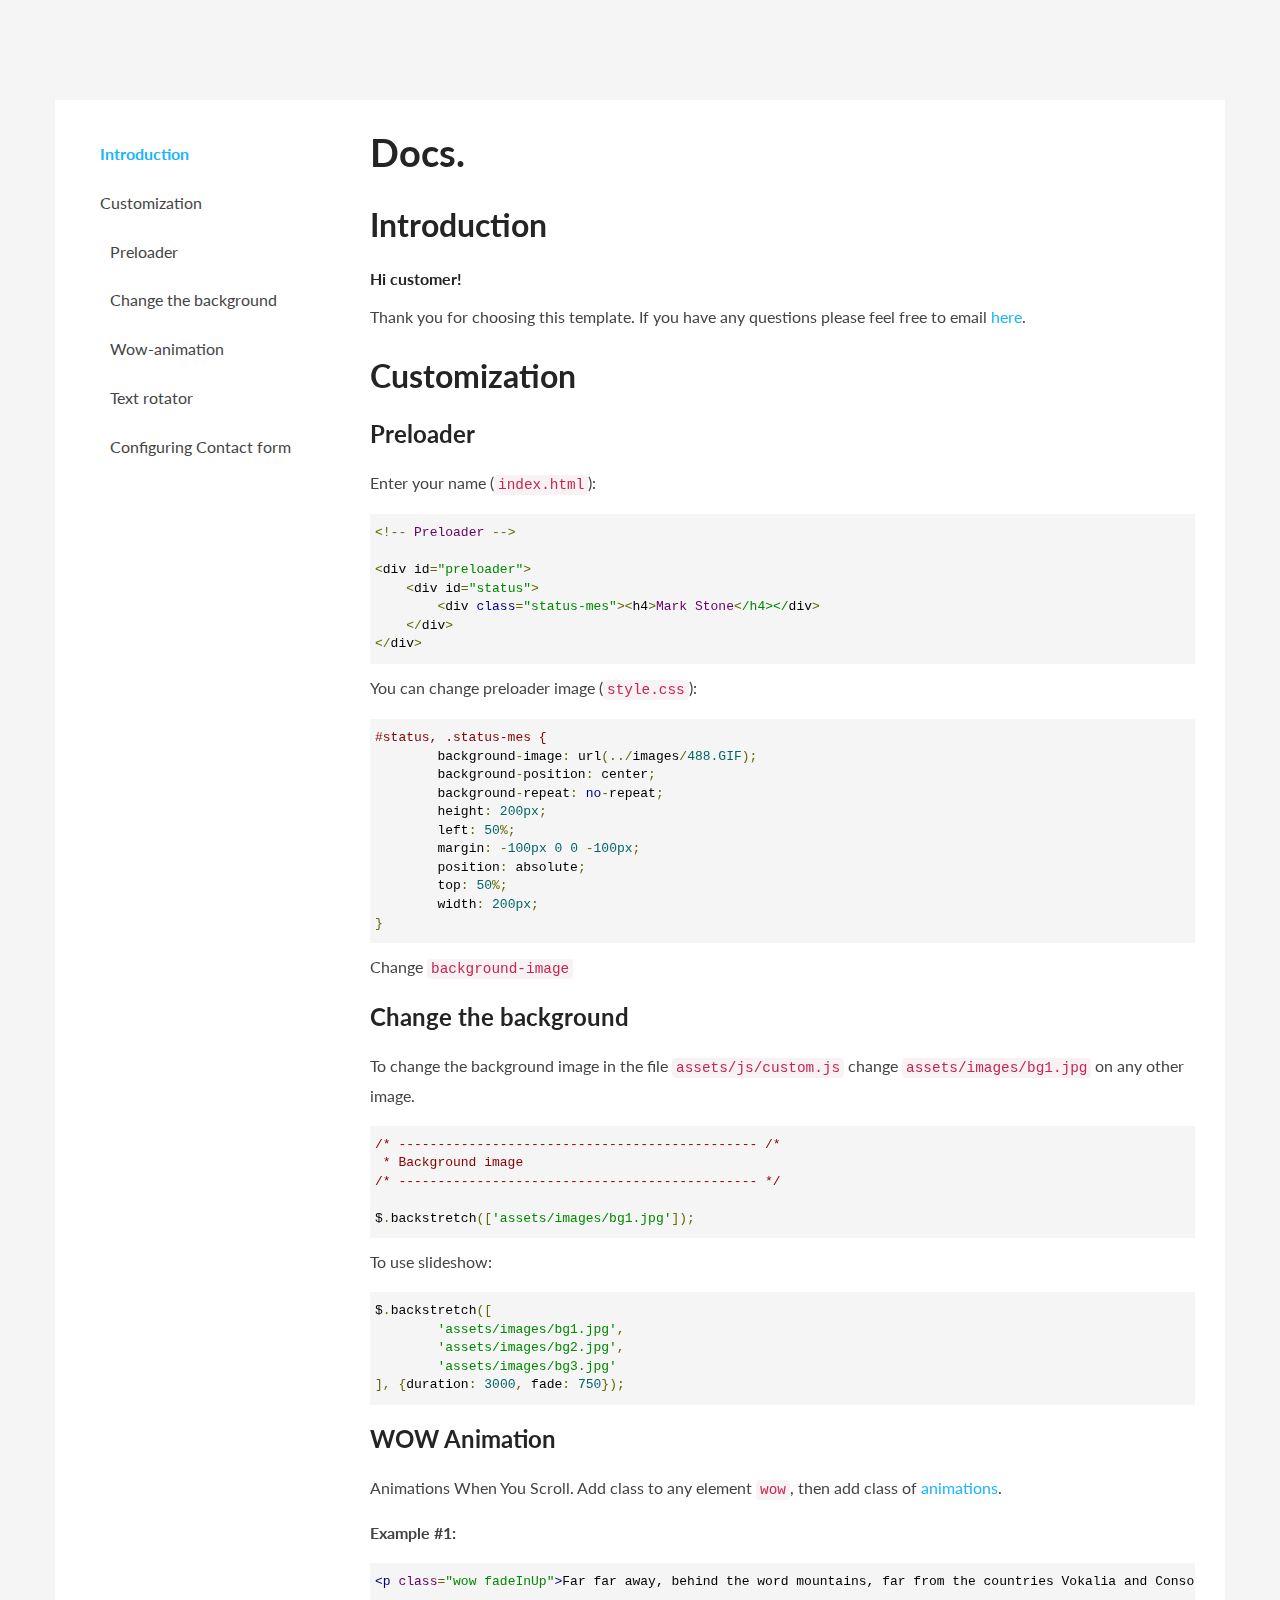
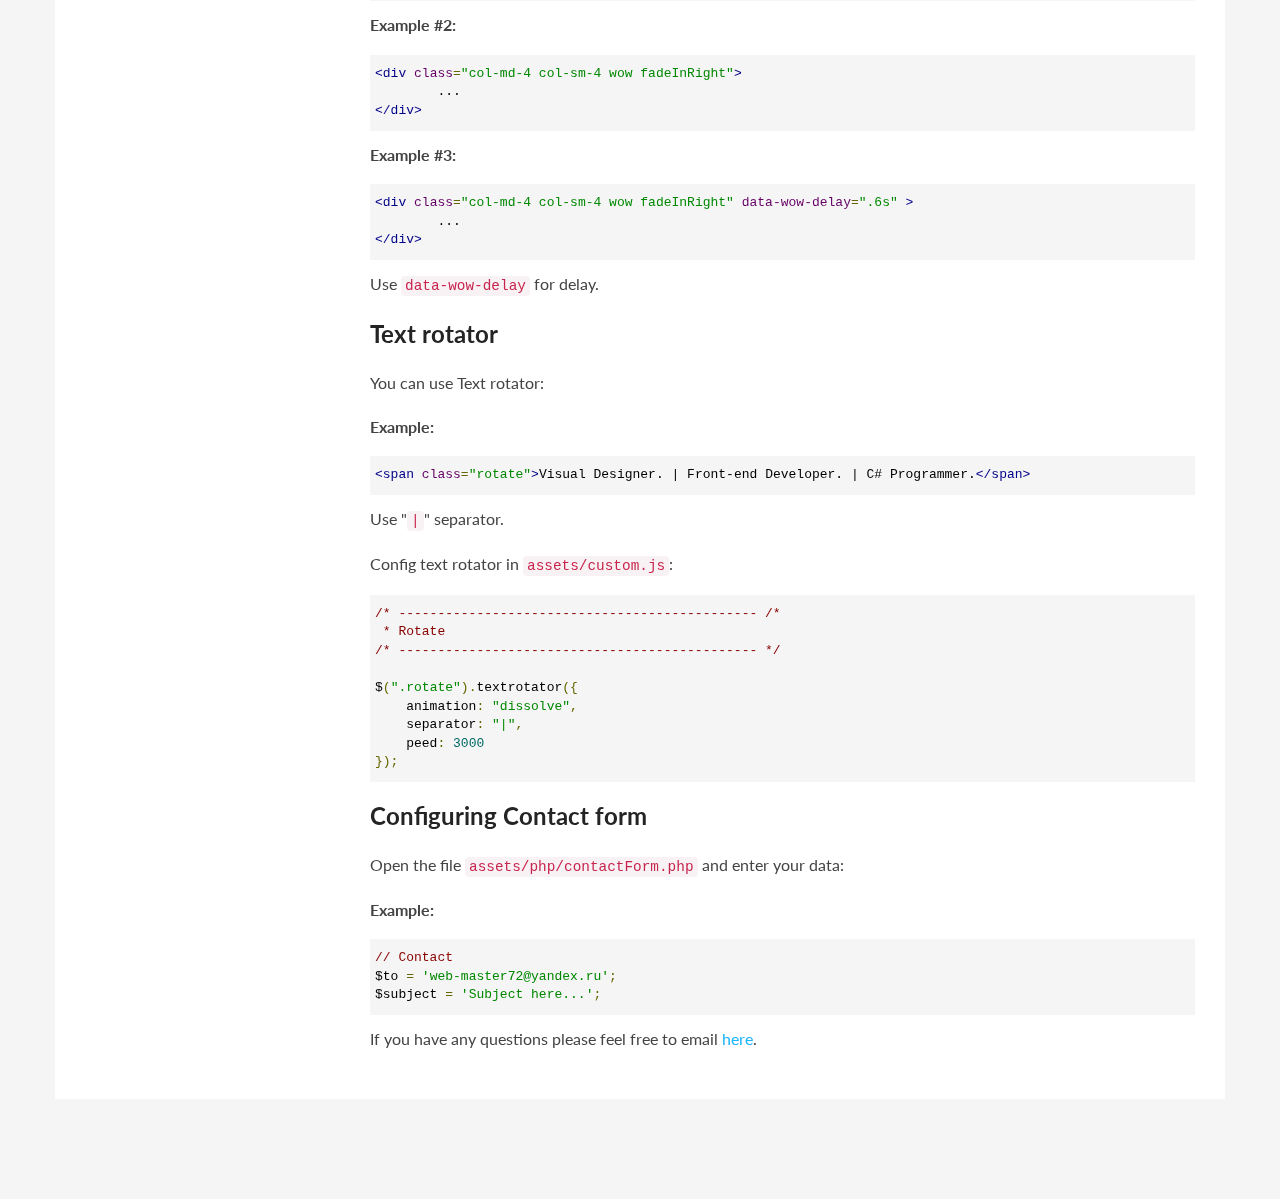
<file: AStadum - 1.1/Docs/index.html>
﻿<!DOCTYPE html>
<html lang="en">
<head>
	<meta charset="UTF-8">
	<meta name="viewport" content="width=device-width, initial-scale=1.0">
	<meta name="description" content="">
	<meta name="author" content="">

	<title>Docs</title>

	<!-- CSS -->
	<!-- Bootstrap core CSS -->
	<link href="assets/bootstrap/css/bootstrap.min.css" rel="stylesheet" media="screen">

	<link href="assets/css/prettify.css" rel="stylesheet">

	<!-- Custom styles CSS -->
	<link href="assets/css/style.css" rel="stylesheet" media="screen">

</head>
<body>

	<div class="container main">
		<div class="row">

			<div class="col-md-3">

				<div class="sidebar hidden-print my_affix" role="complementary" data-spy="affix" data-offset-top="10" data-offset-bottom="200">
					<ul class="nav sidenav">
						<li class="active"><a href="#introduction">Introduction</a></li>
						<li class="">
							<a href="#customization">Customization</a>
							<ul class="nav">
								<li class=""><a href="#preloader">Preloader</a></li>
								<li class=""><a href="#change-the-background">Change the background</a></li>
								<li class=""><a href="#wow-animation">Wow-animation</a></li>
								<li class=""><a href="#text rotator">Text rotator</a></li>
								<li class=""><a href="#contact">Configuring Contact form</a></li>
							</ul>
						</li>
					</ul>
				</div>

			</div>

			<div class="col-md-9">

				<section class="header">
					<h1>Docs.</h1>
				</section>

				<section class="section">

					<h2 id="introduction">Introduction</h2>
					<h4>Hi customer!</h4>
					<p>Thank you for choosing this template. If you have any questions please feel free to email <a href="mailto:web-master72@yandex.ru">here</a>.</p>

					<!-- Customization -->

					<h2 id="customization">Customization</h2>

					<h3 id="preloader">Preloader</h3>
					<p>Enter your name (<code>index.html</code>): </p>

<pre class="prettyprint lang-js">
&lt;!-- Preloader --&gt;

&lt;div id="preloader"&gt;
    &lt;div id="status"&gt;
        &lt;div class="status-mes"&gt;&lt;h4&gt;Mark Stone&lt;/h4&gt;&lt;/div&gt;
    &lt;/div&gt;
&lt;/div&gt;
</pre>
					<p>You can change preloader image (<code>style.css</code>):</p>
<pre class="prettyprint lang-css">
#status, .status-mes {
	background-image: url(../images/488.GIF);
	background-position: center;
	background-repeat: no-repeat;
	height: 200px;
	left: 50%;
	margin: -100px 0 0 -100px;
	position: absolute;
	top: 50%;
	width: 200px;
}
</pre>
					<p>Change <code>background-image</code></p>

					<!-- Change the background -->

					<h3 id="change-the-background">Change the background</h3>
					<p>To change the background image in the file <code>assets/js/custom.js</code> change <code>assets/images/bg1.jpg</code>  on any other image.</p>

<pre class="prettyprint lang-js">
/* ---------------------------------------------- /*
 * Background image
/* ---------------------------------------------- */

$.backstretch(['assets/images/bg1.jpg']);
</pre>

					<p>To use slideshow:</p>

<pre class="prettyprint lang-js">
$.backstretch([
	'assets/images/bg1.jpg',
	'assets/images/bg2.jpg',
	'assets/images/bg3.jpg'
], {duration: 3000, fade: 750});
</pre>			

					<!-- WOW Animation -->

					<h3 id="wow-animation">WOW Animation</h2>

					<p>Animations When You Scroll. Add class to any element <code>wow</code>, then add class of <a href="http://daneden.github.io/animate.css/">animations</a>.</p>

					<p><b>Example #1: </b></p>

<pre class="prettyprint lang-html">
&lt;p class="wow fadeInUp"&gt;Far far away, behind the word mountains, far from the countries Vokalia and Consonantia, there live the blind texts. Separated they live in Bookmarksgrove.&lt;/p&gt;
</pre>

					<p><b>Example #2: </b></p>

<pre class="prettyprint lang-html">
&lt;div class="col-md-4 col-sm-4 wow fadeInRight"&gt;
	...				
&lt;/div&gt;
</pre>
					<p><b>Example #3: </b></p>
<pre class="prettyprint lang-html">
&lt;div class="col-md-4 col-sm-4 wow fadeInRight" data-wow-delay=".6s" &gt;
	...				
&lt;/div&gt;
</pre>
				<p>Use <code>data-wow-delay</code> for delay.</p>
					<!-- Text rotator -->

					<h3 id="text rotator">Text rotator</h3>

					<p>You can use Text rotator:</p>

					<p><b>Example: </b></p>

<pre class="prettyprint lang-html">
&lt;span class="rotate"&gt;Visual Designer. | Front-end Developer. | C# Programmer.&lt;/span&gt;
</pre>
				<p>Use "<code>|</code>" separator.</p>

				<p>Config text rotator in <code>assets/custom.js</code>:</p>

<pre class="prettyprint lang-js">
/* ---------------------------------------------- /*
 * Rotate
/* ---------------------------------------------- */

$(".rotate").textrotator({
    animation: "dissolve",
    separator: "|",
    peed: 3000
});
</pre>

				<!-- Configuring Contact form -->

				<h3 id="contact">Configuring Contact form</h3>

				<p>Open the file <code>assets/php/contactForm.php</code> and enter your data:</p>

				<p><b>Example: </b></p>

<pre class="prettyprint lang-basic">
// Contact
$to = 'web-master72@yandex.ru';
$subject = 'Subject here...';
</pre>

				<p>If you have any questions please feel free to email <a href="mailto:web-master72@yandex.ru">here</a>.</p>

				</section>

			</div>
		</div>
	</div>

	<!-- Javascript files -->
	<!-- jQuery -->
	<script src="assets/js/jquery-1.11.0.min.js"></script>
	<!-- Bootstrap JS -->
	<script src="assets/bootstrap/js/bootstrap.min.js"></script>
	<!--HL -->
	<script src="assets/js/prettify/prettify.js"></script>
	<!-- Custom scripts -->
	<script src="assets/js/custom.js"></script>

</body>
</html>
</file>
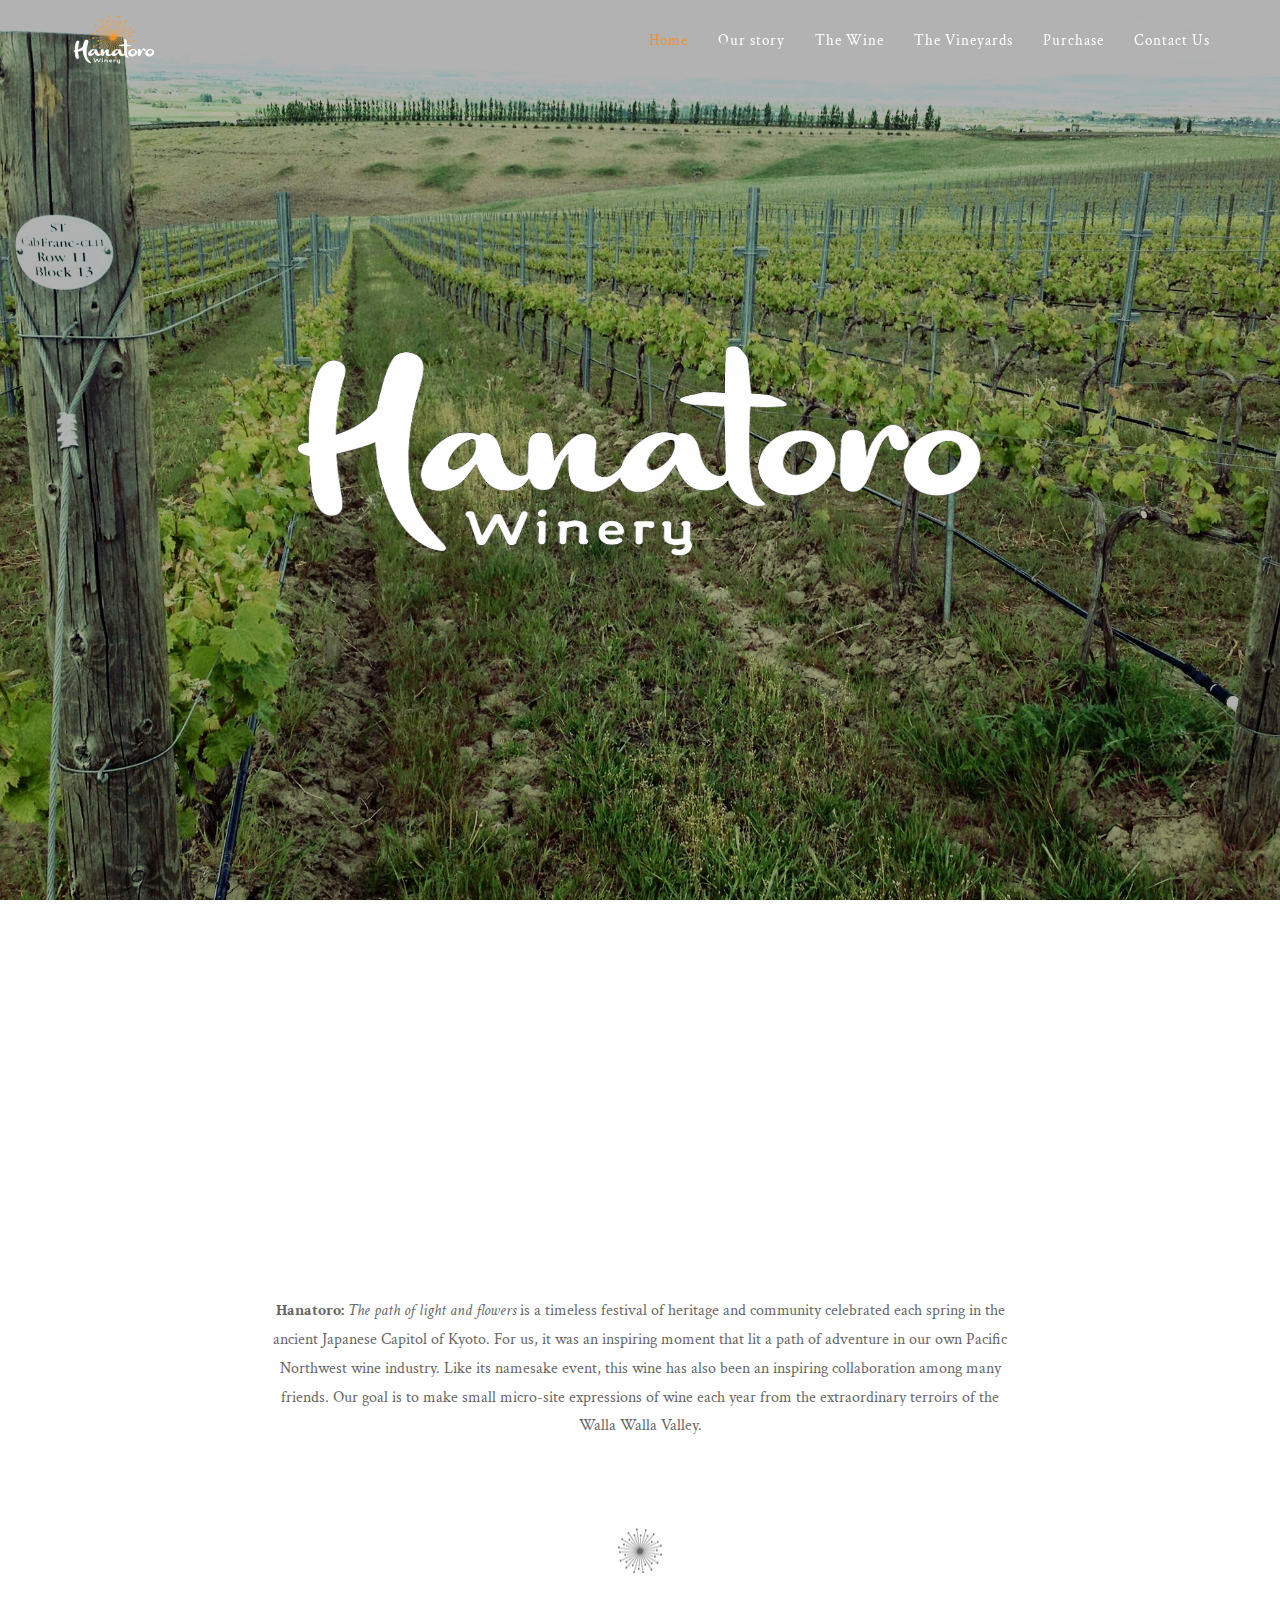
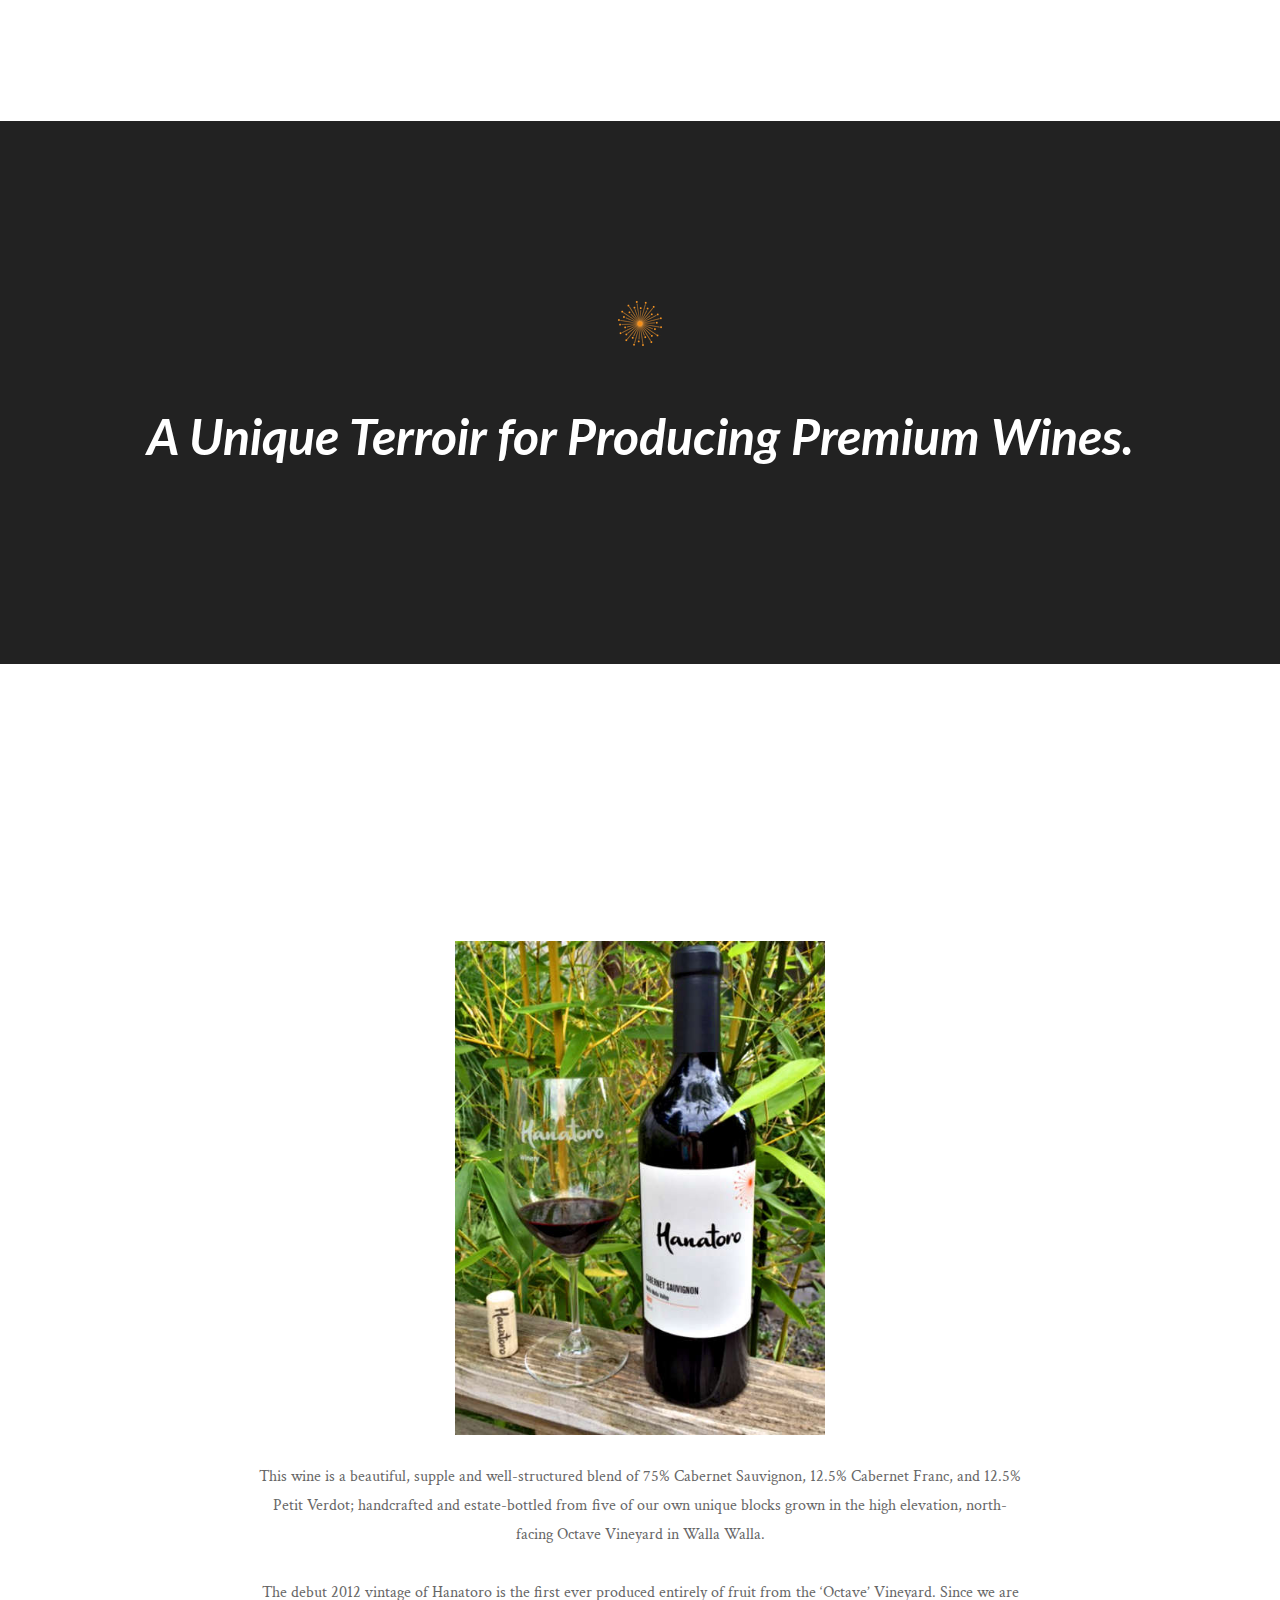
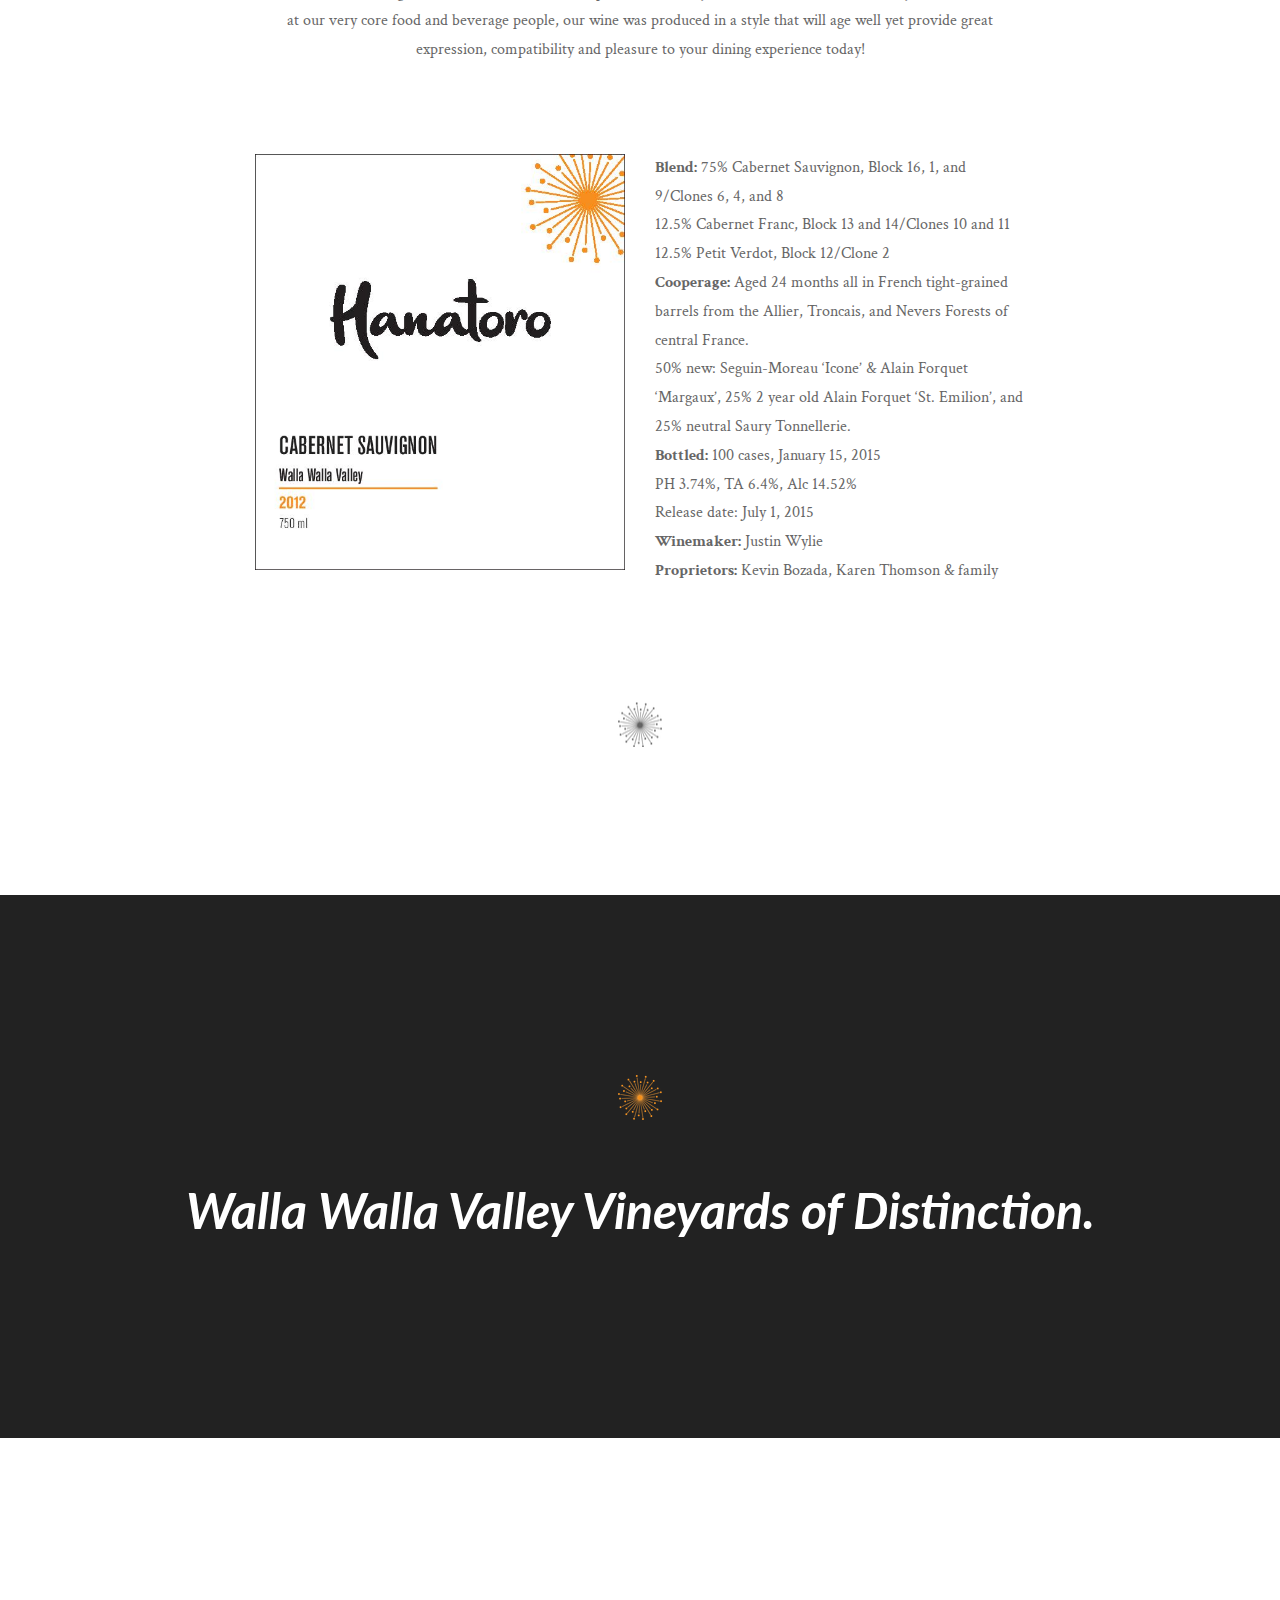
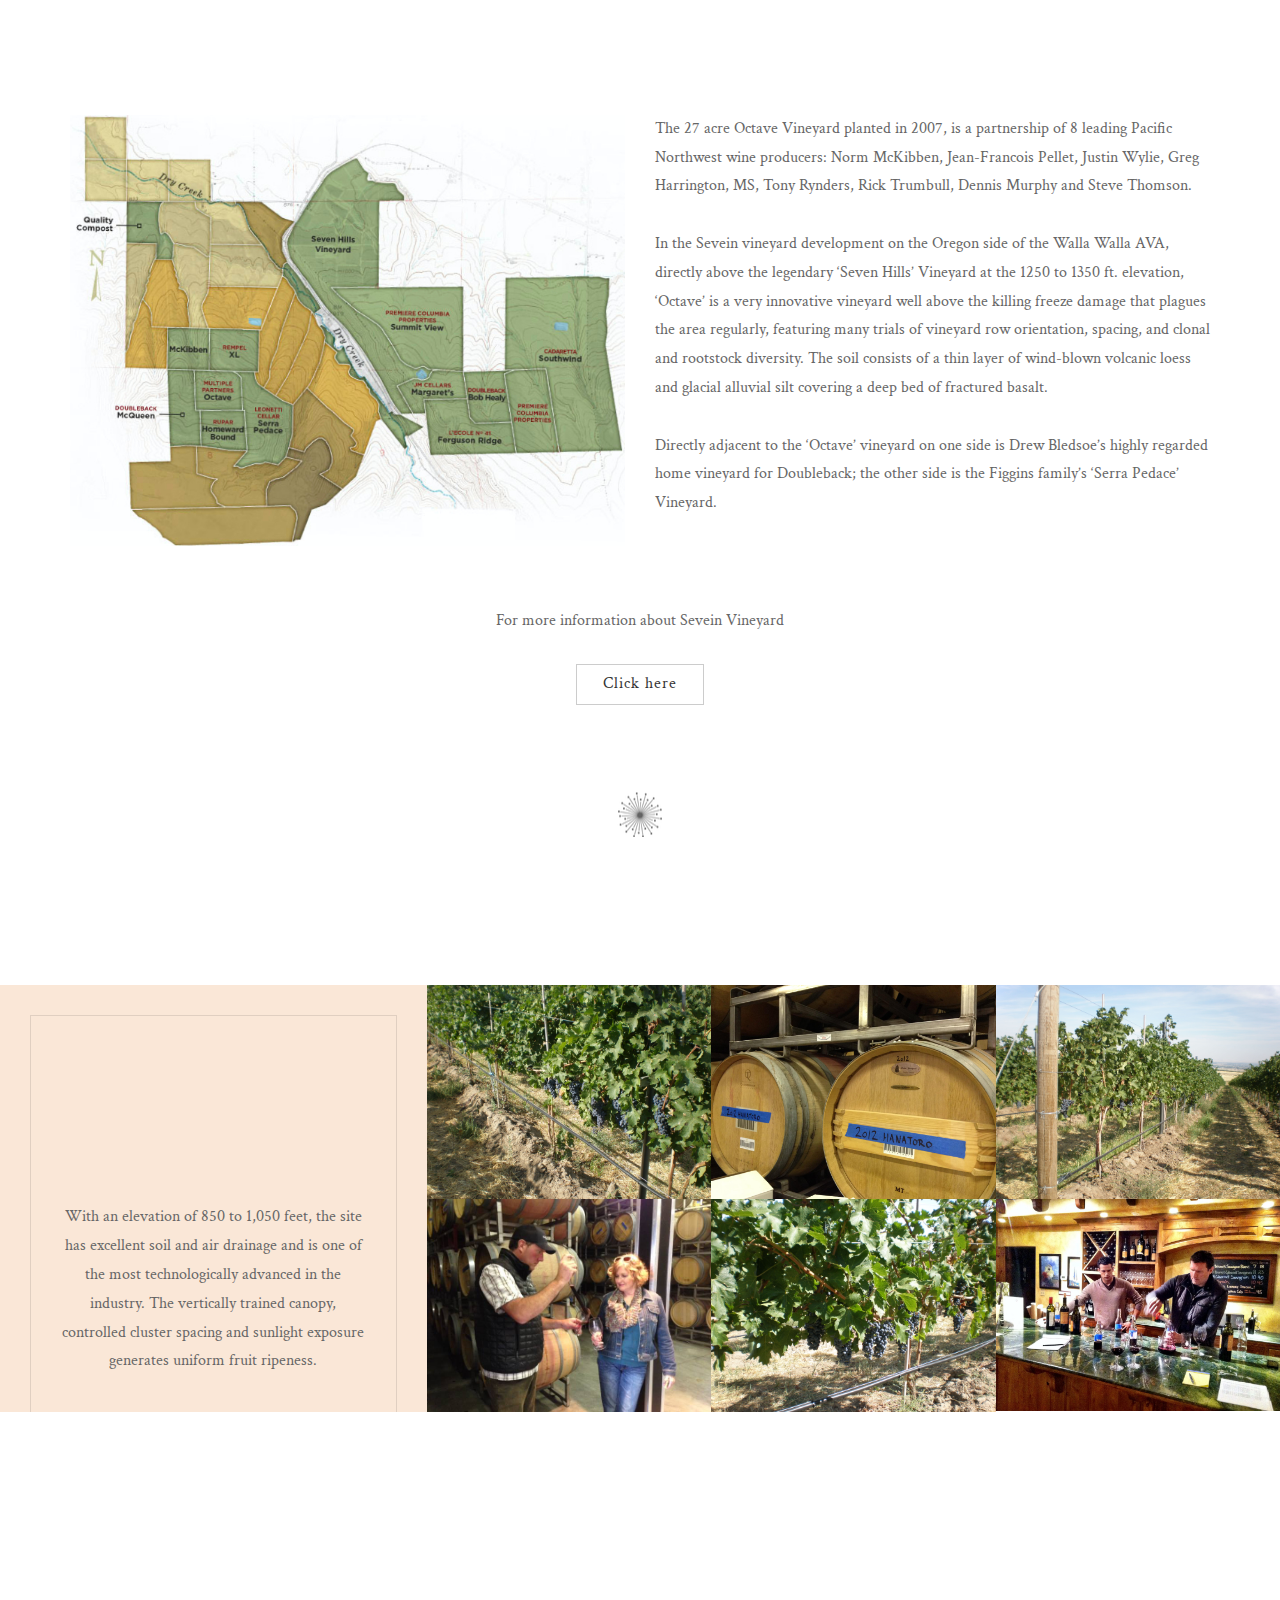
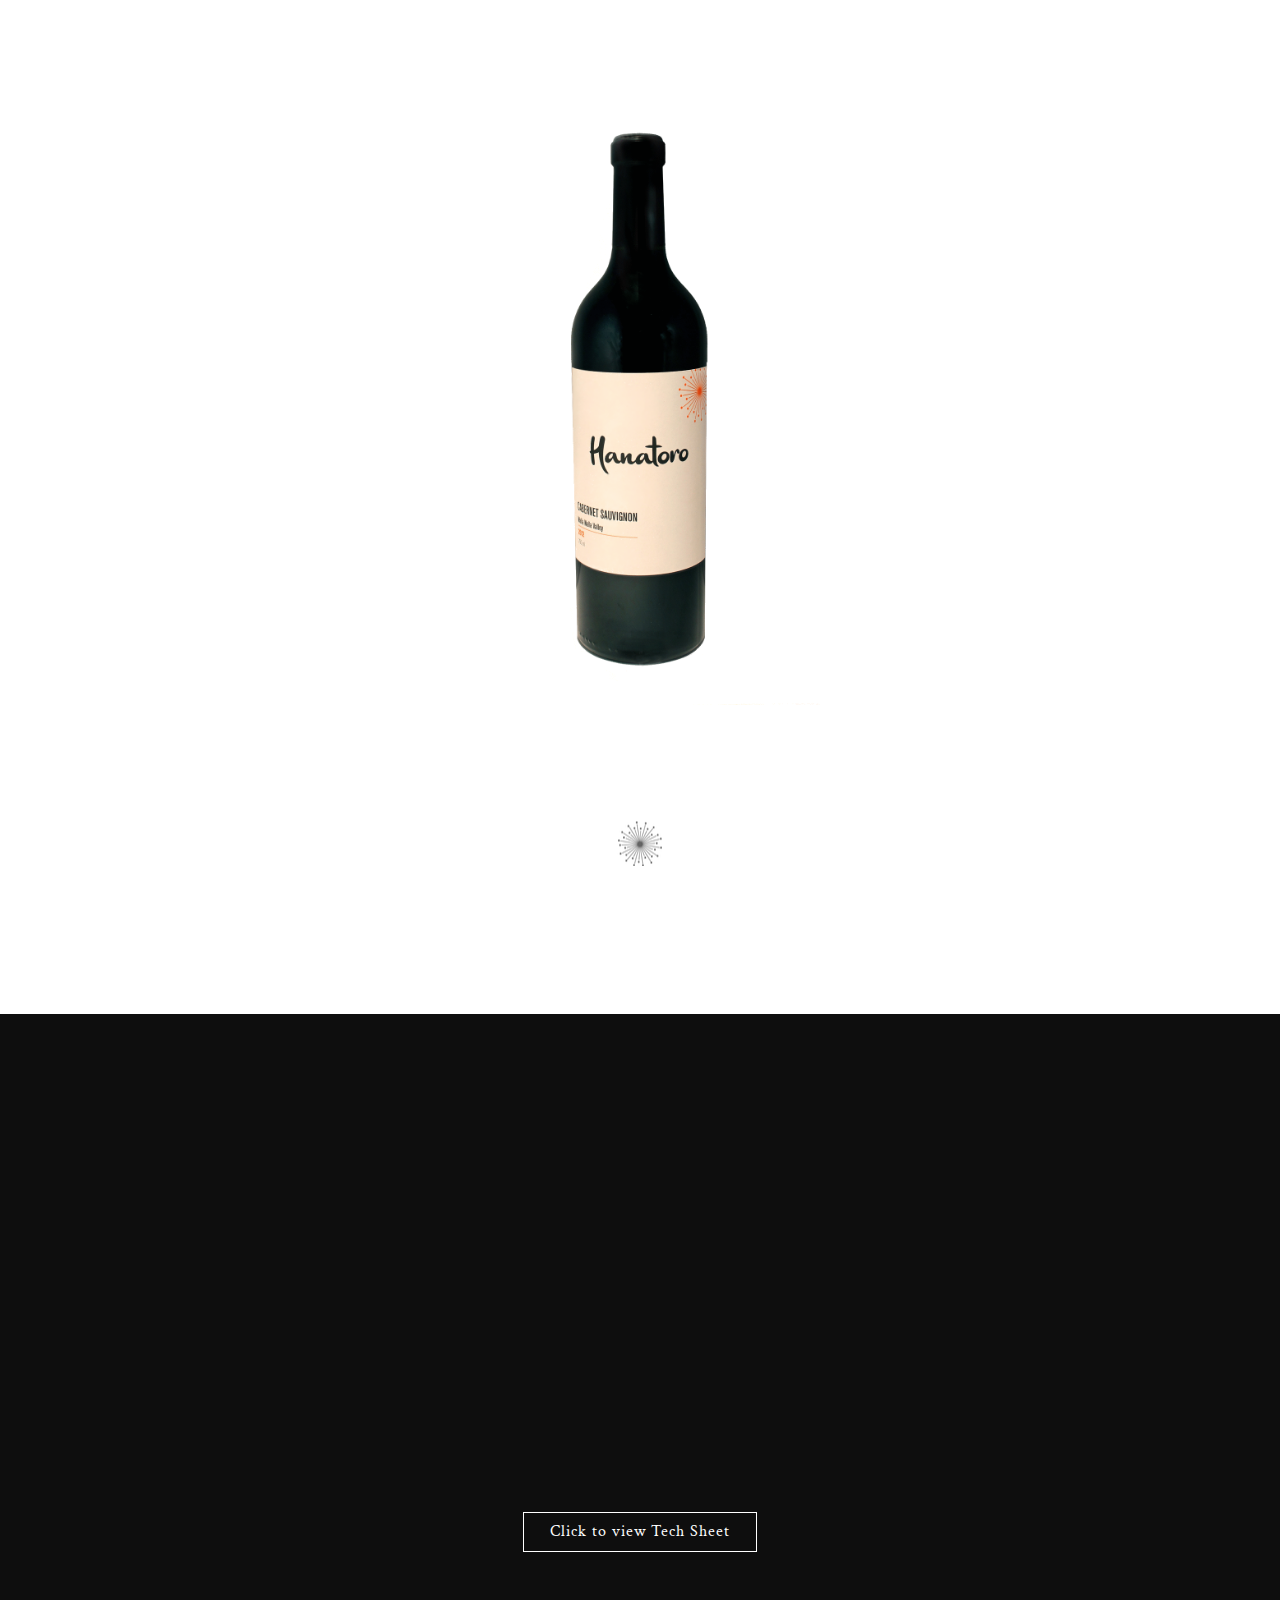
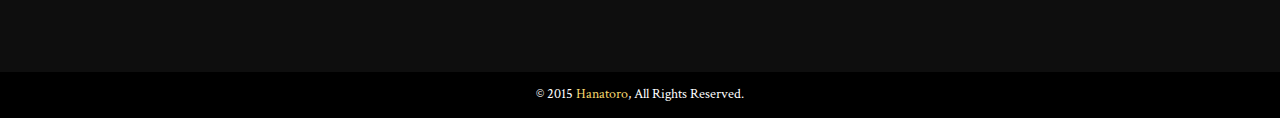
<file: assets/images/hanatoro/index.html>
﻿<!DOCTYPE html>
<html lang="en">
<head>
	<meta charset="UTF-8">
	<meta name="viewport" content="width=device-width, initial-scale=1.0">
	<meta name="description" content="">
	<meta name="author" content="">
	<link rel="apple-touch-icon" sizes="57x57" href="assets/images/apple-touch-icon-57x57.png">
	<link rel="apple-touch-icon" sizes="60x60" href="assets/images/apple-touch-icon-60x60.png">
	<link rel="apple-touch-icon" sizes="72x72" href="assets/images/apple-touch-icon-72x72.png">
	<link rel="apple-touch-icon" sizes="76x76" href="assets/images/apple-touch-icon-76x76.png">
	<link rel="apple-touch-icon" sizes="114x114" href="assets/images/apple-touch-icon-114x114.png">
	<link rel="apple-touch-icon" sizes="120x120" href="assets/images/apple-touch-icon-120x120.png">
	<link rel="apple-touch-icon" sizes="144x144" href="assets/images/apple-touch-icon-144x144.png">
	<link rel="apple-touch-icon" sizes="152x152" href="assets/images/apple-touch-icon-152x152.png">
	<link rel="apple-touch-icon" sizes="180x180" href="assets/images/apple-touch-icon-180x180.png">
	<link rel="icon" type="image/png" href="assets/images/favicon-32x32.png" sizes="32x32">
	<link rel="icon" type="image/png" href="assets/images/android-chrome-192x192.png" sizes="192x192">
	<link rel="icon" type="image/png" href="assets/images/favicon-96x96.png" sizes="96x96">
	<link rel="icon" type="image/png" href="assets/images/favicon-16x16.png" sizes="16x16">
	<link rel="manifest" href="assets/images/manifest.json">
	<meta name="msapplication-TileColor" content="#da532c">
	<meta name="msapplication-TileImage" content="assets/images/mstile-144x144.png">
	<meta name="theme-color" content="#ffffff">

	<title>Hanatoro</title>

	<!-- CSS -->
	<!-- Bootstrap core CSS -->
	<link href="assets/bootstrap/css/bootstrap.min.css" rel="stylesheet" media="screen">

	<!-- Font Awesome CSS -->
	<link href="assets/css/font-awesome.min.css" rel="stylesheet" media="screen">

	<!-- Elegant icons CSS -->
	<link href="assets/css/simple-line-icons.css" rel="stylesheet" media="screen">

	<!--[if lte IE 7]>
		<script src="assets/js/icons-lte-ie7.js"></script>
	<![endif]-->

	<!-- Magnific-popup lightbox -->
	<link href="assets/css/magnific-popup.css" rel="stylesheet">

	<!-- Owl Carousel -->
	<link href="assets/css/owl.theme.css" rel="stylesheet">
	<link href="assets/css/owl.carousel.css" rel="stylesheet">

	<!-- Animate css -->
	<link href="assets/css/animate.css" rel="stylesheet">

	<!-- Time and Date piker CSS -->
	<link href="assets/css/jquery.timepicker.css" rel="stylesheet" media="screen">
	<link href="assets/css/datepicker.css" rel="stylesheet" media="screen">

	<!-- Custom styles CSS -->
	<link href="assets/css/style.css" rel="stylesheet" media="screen">
</head>
<body>

	<!-- Preloader -->

	<div id="preloader">
		<div id="status">
			<div class="status-mes"></div>
		</div>
	</div>

	<!-- Navigation start -->

	<nav class="navbar navbar-custom navbar-transparent navbar-fixed-top" role="navigation">

		<div class="container">
			
			<div class="navbar-header">
				<button type="button" class="navbar-toggle" data-toggle="collapse" data-target="#custom-collapse">
					<span class="sr-only">Toggle navigation</span>
					<span class="icon-bar"></span>
					<span class="icon-bar"></span>
					<span class="icon-bar"></span>
				</button>
				<!-- <a class="navbar-brand" href="index.html">Leaff</a> -->
				<img src="assets/images/hanatoro_final_white_trans.png">
			</div>

			<div class="collapse navbar-collapse" id="custom-collapse">
				<ul class="nav navbar-nav navbar-right">
					<li class="page-scroll"><a href="#home">Home</a></li>
					<li class="page-scroll"><a href="#about">Our story</a></li>
					<li class="page-scroll"><a href="#wine">The Wine</a></li>
					<li class="page-scroll"><a href="#vineyards">The Vineyards</a></li>
					<li class="page-scroll"><a href="#services">Purchase</a></li>
					<li class="page-scroll"><a href="#subscribe">Contact Us</a></li>
					
				
				</ul>
			</div>

		</div><!-- .container -->

	</nav>

	<!-- Navigation end -->

	<!-- Home start -->

	<section id="home" class="intro-module module-image parallax heightfull bg-dark-alfa-30">

		<div class="intro">

			<div class="intro-slider">
				<!-- Slide 1 -->
				<div class="owl-item">
					<img src="assets/images/hanatoro_white_trans.png">
				</div>

		</div><!-- .intro -->

	</section>

	<!-- Home end -->

	<!-- About start -->

	<section id="about" class="module">
		<div class="container">

			<div class="row">
				<div class="col-sm-6 col-sm-offset-3">
					<div class="module-header wow fadeInUp">
						<h2 class="module-title">An exciting new wine from one of America's premier wine regions!</h2>
						<h3 class="module-subtitle">Welcome to Hanatoro</h3>
					</div>
				</div>
			</div><!-- .row -->

			<div class="row">
				<div class="col-sm-8 col-sm-offset-2 text-center">
					<b>Hanatoro:</b> <i>The path of light and flowers</i> is a timeless festival of heritage and community celebrated each spring in the ancient Japanese Capitol of Kyoto. For us, it was an inspiring moment that lit a path of adventure in our own Pacific Northwest wine industry. Like its namesake event, this wine has also been an inspiring collaboration among many friends. Our goal is to make small micro-site expressions of wine each year from the extraordinary terroirs of the Walla Walla Valley.
				</div>
			</div><!-- .row -->

			<div class="row">
				<div class="col-sm-6 col-sm-offset-3">
					<div class="devider">
						<img src="assets/images/divider-down.png" alt="">
					</div>
				</div>
			</div><!-- .row -->

		</div><!-- .container -->
	</section>

	<!-- About end -->

	<!-- Callout section start -->

	<section id="callout-one" class="callout parallax">
		<div class="container">

			<div class="row">
				<div class="col-sm-2 col-sm-offset-5 text-center long-down">
					<img src="assets/images/divider-top.png">
				</div>
			</div>

			<div class="row">
				<div class="col-sm-12">
					<h2 class="callout-text">A Unique Terroir for Producing Premium Wines.</h2>
				</div>
			</div>
		</div>
	</section>

	<!-- Callout section end -->

	<!-- wine start -->

	<section id="wine" class="module">
		
		<div class="container">

			<div class="row">

				<div class="row">
					<div class="col-sm-6 col-sm-offset-3">
						<div class="module-header wow fadeInUp">
							<h2 class="module-title">The Wine</h2>
							<h3 class="module-subtitle">Welcome to Hanatoro</h3>
						</div>
					</div>
				</div>

				<div class="row">
					<div class="col-sm-4 col-sm-offset-4">
						<img src="assets/images/hanatoro_cork.jpg" alt=""><br><br>
					</div>
				</div>	

				<div class="row">
					
					<div class="col-sm-8 col-sm-offset-2 text-center long-down">
						This wine is a beautiful, supple and well-structured blend of 75% Cabernet Sauvignon, 12.5% Cabernet Franc, and 12.5% Petit Verdot; handcrafted and estate-bottled from five of our own unique blocks grown in the high elevation, north-facing Octave Vineyard in Walla Walla.<br><br>

						The debut 2012 vintage of Hanatoro is the first ever produced entirely of fruit from the ‘Octave’ Vineyard. Since we are at our very core food and beverage people, our wine was produced in a style that will age well yet provide great expression, compatibility and pleasure to your dining experience today!<br><br>
					</div>
				
				</div>
				
				<div class="row">
					<div class="col-sm-4 col-sm-offset-2 ">
						<img src="assets/images/hanatoro_label.jpg" alt="">
					</div>
					<div class="col-sm-4 text-left">
						<b>Blend:</b>
						<!-- <h3 class="module-subtitle">Blend</h3> -->
						75% Cabernet Sauvignon, Block 16, 1, and 9/Clones 6, 4, and 8<br> 
						12.5% Cabernet Franc, Block 13 and 14/Clones 10 and 11<br> 
						12.5% Petit Verdot, Block 12/Clone 2<br> 
						<b>Cooperage:</b>
						<!-- <h3 class="module-subtitle">Cooperage</h3>   -->
						Aged 24 months all in French tight-grained barrels from the Allier, Troncais, and Nevers Forests of central France.<br> 
						50% new: Seguin-Moreau ‘Icone’ & Alain Forquet ‘Margaux’,  25% 2 year old Alain Forquet ‘St. Emilion’, and 25% neutral Saury Tonnellerie.<br> 
						<b>Bottled:</b>
						<!-- <h3 class="module-subtitle">Bottled</h3> -->
						100 cases, January 15, 2015<br> 
						PH 3.74%, TA 6.4%, Alc 14.52%<br> 
						Release date: July 1, 2015<br> 
						<b>Winemaker:</b>
						<!-- <h3 class="module-subtitle">Winemaker</h3> -->
						Justin Wylie<br> 
						<b>Proprietors:</b>
						<!-- <h3 class="module-subtitle">Proprietors</h3> -->
						Kevin Bozada, Karen Thomson & family<br><br>
					</div>

					<!-- <div class="col-sm-6 col-sm-offset-3">
						<img src="assets/images/hanatoro_cork.jpg" alt=""><br><br>
					</div> -->
				</div>

			</div><!-- .row -->

			<div class="row">
				<div class="col-sm-6 col-sm-offset-3">
					<div class="devider">
						<img src="assets/images/divider-down.png" alt="">
					</div>
				</div>
			</div><!-- .row -->

		</div><!-- .container -->
	</section>

	<section id="callout-two" class="callout parallax">
		<div class="container">

			<div class="row">
				<div class="col-sm-2 col-sm-offset-5 text-center long-down">
					<img src="assets/images/divider-top.png" alt="">
				</div>
			</div><!-- .row -->

			<div class="row">
				<div class="col-sm-12">
					<h2 class="callout-text">Walla Walla Valley Vineyards of Distinction.</h2>
				</div>
			</div><!-- .row -->

		</div><!-- .container -->
	</section>

	<!-- Services start -->

	<section id="vineyards" class="module">
		<div class="container">

			<div class="row">
				
				<div class="row">
					<div class="col-sm-6 col-sm-offset-3">
						<div class="module-header wow fadeInUp">
							<h2 class="module-title">The Vineyards</h2>
							<h3 class="module-subtitle">Welcome to Hanatoro</h3>
						</div>
					</div>
				</div>

				<div class="col-sm-6">
					<img src="assets/images/large_map.jpg" alt="">
				</div>

				<div class="col-sm-6 text-left long-down">
					The 27 acre Octave Vineyard planted in 2007, is a partnership of 8 leading Pacific Northwest wine producers: Norm McKibben, Jean-Francois Pellet, Justin Wylie, Greg Harrington, MS, Tony Rynders, Rick Trumbull, Dennis Murphy and Steve Thomson. <br><br>

					In the Sevein vineyard development on the Oregon side of the Walla Walla AVA, directly above the legendary ‘Seven Hills’ Vineyard at the 1250 to 1350 ft. elevation, ‘Octave’ is a very innovative vineyard well above the killing freeze damage that plagues the area regularly, featuring many trials of vineyard row orientation, spacing, and clonal and rootstock diversity.  The soil consists of a thin layer of wind-blown volcanic loess and glacial alluvial silt covering a deep bed of fractured basalt.<br><br>

					Directly adjacent to the ‘Octave’ vineyard on one side is Drew Bledsoe’s highly regarded home vineyard for Doubleback; the other side is the Figgins family’s ‘Serra Pedace’ Vineyard.<br><br>
				</div>
			</div><!-- .row -->

			<div class="row">
					<div class="col-sm-6 col-sm-offset-3 text-center">
						For more information about Sevein Vineyard<br><br>
					</div>
					<div class="col-sm-6 col-sm-offset-3 text-center">
						<a href="assets/images/sevein_info.pdf" class="btn btn-default" role="button">Click here</a>
					</div>
			</div>

			<div class="row">
				<div class="col-sm-6 col-sm-offset-3">
					<div class="devider">
						<img src="assets/images/divider-down.png" alt="">
					</div>
				</div>
			</div><!-- .row -->

		</div><!-- .container -->
	</section>

	<!-- Services end -->



	<!-- Gallery start -->

	<section id="gallery">

		<div class="row position-relative margin-0">

			<div class="col-xs-12 col-md-4 side-image">

				<div class="vertical-body">
					<div class="vertical">

						<div class="module-header wow fadeInUp">
							<h2 class="module-title">Gallery</h2>
							<h3 class="module-subtitle">see the vineyard</h3>
						</div>

						<div class="long-down">
							<p>With an elevation of 850 to 1,050 feet, the site has excellent soil and air drainage and is one of the most technologically advanced in the industry. The vertically trained canopy, controlled cluster spacing and sunlight exposure generates uniform fruit ripeness.</p>
						</div>
					</div>
				</div>

			</div>

			<div class="col-xs-12 col-md-8 col-md-offset-4 gallery-no-padding">

				<div class="row">

					<div class="col-sm-4">
						<div class="gallery-item">
							<figure class="overlay">
								<img src="assets/images/gallery-1.jpg" alt="">
								<figcaption>
									<a href="assets/images/gallery-big-1.jpg" class="gallery"></a>
									<div class="caption-inner">
										<div class="overlay-icon">
											<span class="icon-magnifier"></span>
										</div>
									</div>
								</figcaption>
							</figure>
						</div>
					</div>

					<div class="col-sm-4">
						<div class="gallery-item">
							<figure class="overlay">
								<img src="assets/images/gallery-2.jpg" alt="">
								<figcaption>
									<a href="assets/images/gallery-big-2.jpg" class="gallery"></a>
									<div class="caption-inner">
										<div class="overlay-icon">
											<span class="icon-magnifier"></span>
										</div>
									</div>
								</figcaption>
							</figure>
						</div>
					</div>

					<div class="col-sm-4">
						<div class="gallery-item">
							<figure class="overlay">
								<img src="assets/images/gallery-3.jpg" alt="">
								<figcaption>
									<a href="assets/images/gallery-big-3.jpg" class="gallery"></a>
									<div class="caption-inner">
										<div class="overlay-icon">
											<span class="icon-magnifier"></span>
										</div>
									</div>
								</figcaption>
							</figure>
						</div>
					</div>

				</div><!-- .row -->

				<div class="row">

					<div class="col-sm-4">
						<div class="gallery-item">
							<figure class="overlay">
								<img src="assets/images/gallery-4.jpg" alt="">
								<figcaption>
									<a href="assets/images/gallery-big-4.jpg" class="gallery"></a>
									<div class="caption-inner">
										<div class="overlay-icon">
											<span class="icon-magnifier"></span>
										</div>
									</div>
								</figcaption>
							</figure>
						</div>
					</div>

					<div class="col-sm-4">
						<div class="gallery-item">
							<figure class="overlay">
								<img src="assets/images/gallery-5.jpg" alt="">
								<figcaption>
									<a href="assets/images/gallery-big-5.jpg" class="gallery"></a>
									<div class="caption-inner">
										<div class="overlay-icon">
											<span class="icon-magnifier"></span>
										</div>
									</div>
								</figcaption>
							</figure>
						</div>
					</div>

					<div class="col-sm-4">
						<div class="gallery-item">
							<figure class="overlay">
								<img src="assets/images/gallery-6.jpg" alt="">
								<figcaption>
									<a href="assets/images/gallery-big-6.jpg" class="gallery"></a>
									<div class="caption-inner">
										<div class="overlay-icon">
											<span class="icon-magnifier"></span>
										</div>
									</div>
								</figcaption>
							</figure>
						</div>
					</div>

				</div><!-- sds .row -->

			</div><!-- .gallery-no-padding -->

		</div><!-- .row -->
	</section>

	<!-- Gallery end -->

	<!-- Reservations start -->

	<section id="services" class="module">
		<div class="container">

			<div class="row">
				<div class="col-sm-6 col-sm-offset-3">
					<div class="module-header wow fadeInUp">
						<h2 class="module-title">Purchase</h2>
						<h3 class="module-subtitle">coming soon!</h3>
					</div>
				</div>
			</div>

			<div class="row">
					<div class="col-sm-4 col-sm-offset-4">
						<img src="assets/images/hanatoro_bottle.png" alt=""><br><br>
					</div>
			</div>		

			<div class="row">
				<div class="col-sm-6 col-sm-offset-3">
					<div class="devider">
						<img src="assets/images/divider-down.png" alt="">
					</div>
				</div>
			</div><!-- .row -->

		</div><!-- .container -->
	</section>
	

	<!-- Subscribe start -->

	<section id="subscribe" class="module module-dark">
		<div class="container">

			<div class="row">
				<div class="col-sm-6 col-sm-offset-3">
					<div class="module-header wow fadeInUp">
						<img src="assets/images/divider-top.png" alt="">
						<h2 class="module-title">Contact Us</h2>
						<h3 class="module-subtitle">We'd love to hear from you</h3>
					</div>
				</div>
			</div><!-- .row -->

			<div class="row">
				
				<div class="col-sm-4">
					<div class="module-header wow fadeInUp">
						Karen Thomson<br>
						Partner/General Manager<br>
						Karen@hanatoro.com
					</div>
				</div>
			
				<div class="col-sm-4">
					<div class="module-header wow fadeInUp">
						Gary Lynn<br>
						V.P. of Sales<br>
						Gary@hanatoro.com<br>
						404-312-5891
					</div>
				</div>
			
				<div class="col-sm-4">
					<div class="module-header wow fadeInUp">
						Kevin Bozada<br>
						Managing Partner<br>
						Kevin@hanatoro.com
					</div>
				</div>

				<div class="row">
					<div class="col-sm-12 text-center">
							<a href="assets/images/hanatoro_tech_sheet.pdf" class="btn btn-default btn-custom-2" role="button" >Click to view Tech Sheet</a>
					</div>
				</div>

			</div><!-- .row -->

			<!-- <div class="row">
				<div class="col-md-12 text-center long-up">
					<ul class="social-links">
						<li><a href="#" class="wow fadeInUp"><i class="fa fa-facebook"></i></a></li>
						<li><a href="#" class="wow fadeInUp" data-wow-delay=".1s"><i class="fa fa-twitter"></i></a></li>
						<li><a href="#" class="wow fadeInUp" data-wow-delay=".2s"><i class="fa fa-google-plus"></i></a></li>
						<li><a href="#" class="wow fadeInUp" data-wow-delay=".3s"><i class="fa fa-linkedin"></i></a></li>
						<li><a href="#" class="wow fadeInUp" data-wow-delay=".4s"><i class="fa fa-pinterest"></i></a></li>
						<li><a href="#" class="wow fadeInUp" data-wow-delay=".5s"><i class="fa fa-envelope"></i></a></li>
					</ul>
				</div>
			</div> --><!-- .row -->

		</div><!-- .container -->
	</section>

	<!-- Subscribe end -->

	<!-- Footer start -->

	<footer id="footer">
		<div class="container">

			<div class="row">
				<div class="col-sm-12">
					<p class="copyright">
						© 2015 <a href="#">Hanatoro</a>, All Rights Reserved.
					</p>
				</div>
			</div><!-- .row -->

		</div><!-- .container -->
	</footer>

	<!-- Footer end -->

	<!-- Scroll-up -->

	<div class="scroll-up">
		<a href="#totop"><i class="fa fa-angle-double-up"></i></a>
	</div>

	<!-- Javascript files -->
	<script src="assets/js/jquery-1.11.1.min.js"></script>
	<script src="assets/bootstrap/js/bootstrap.min.js"></script>

	<!-- Use for slideshow background -->
	<script src="assets/js/jquery.backstretch.min.js"></script>

	<!-- Date and time picker -->
	<script src="assets/js/bootstrap-datepicker.js"></script>
	<script src="assets/js/jquery.datepair.min.js"></script>
	<script src="assets/js/jquery.timepicker.min.js"></script>
	<script src="assets/js/jqBootstrapValidation.js"></script>

	<!-- Google Maps -->
	<script src="http://maps.google.com/maps/api/js?sensor=true"></script>
	<script src="assets/js/gmaps.js"></script>

	<!-- Other -->
	<script src="assets/js/jquery.matchHeight-min.js"></script>
	<script src="assets/js/jquery.magnific-popup.min.js"></script>
	<script src="assets/js/twitterFetcher_min.js"></script>
	<script src="assets/js/owl.carousel.min.js"></script>
	<script src="assets/js/jquery.fitvids.js"></script>
	<script src="assets/js/smoothscroll.js"></script>
	<script src="assets/js/wow.min.js"></script>

	<!-- Custom scripts -->
	<script src="assets/js/custom.js"></script>
</body>
</html>
</file>
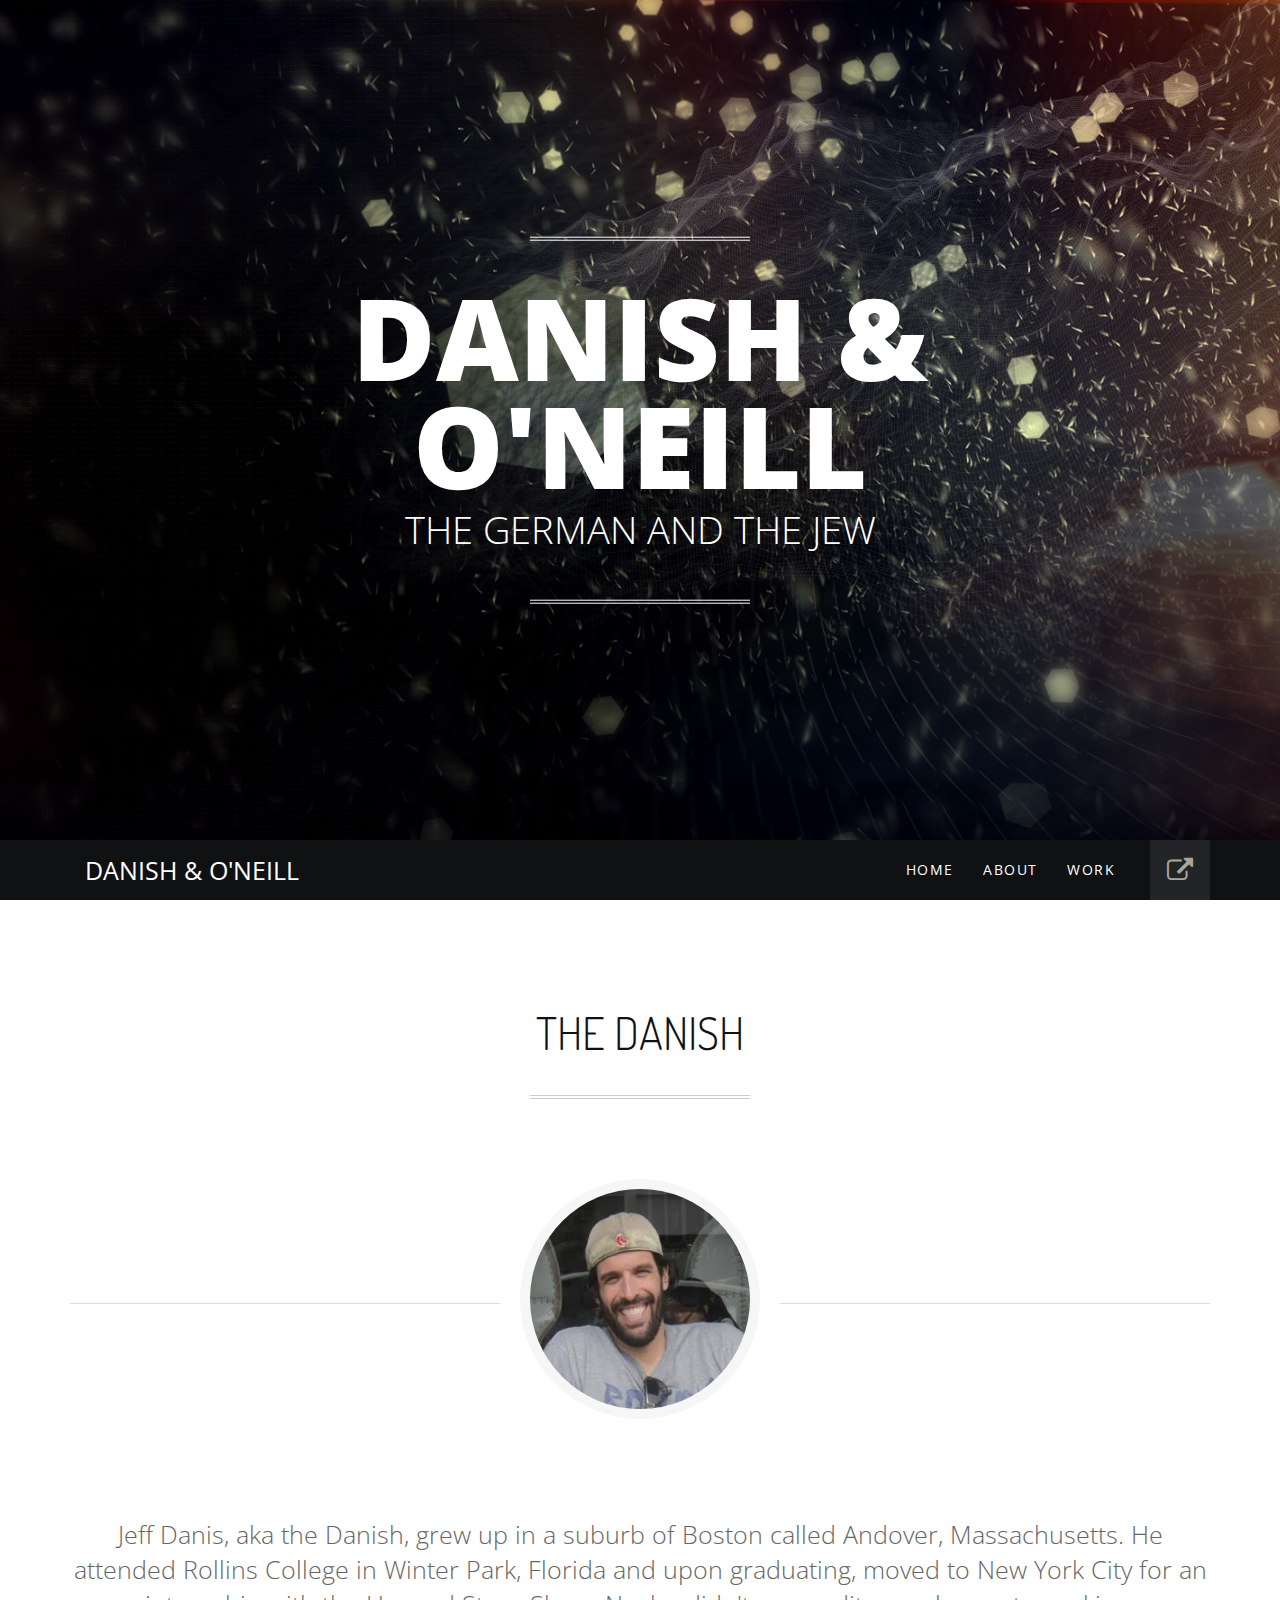
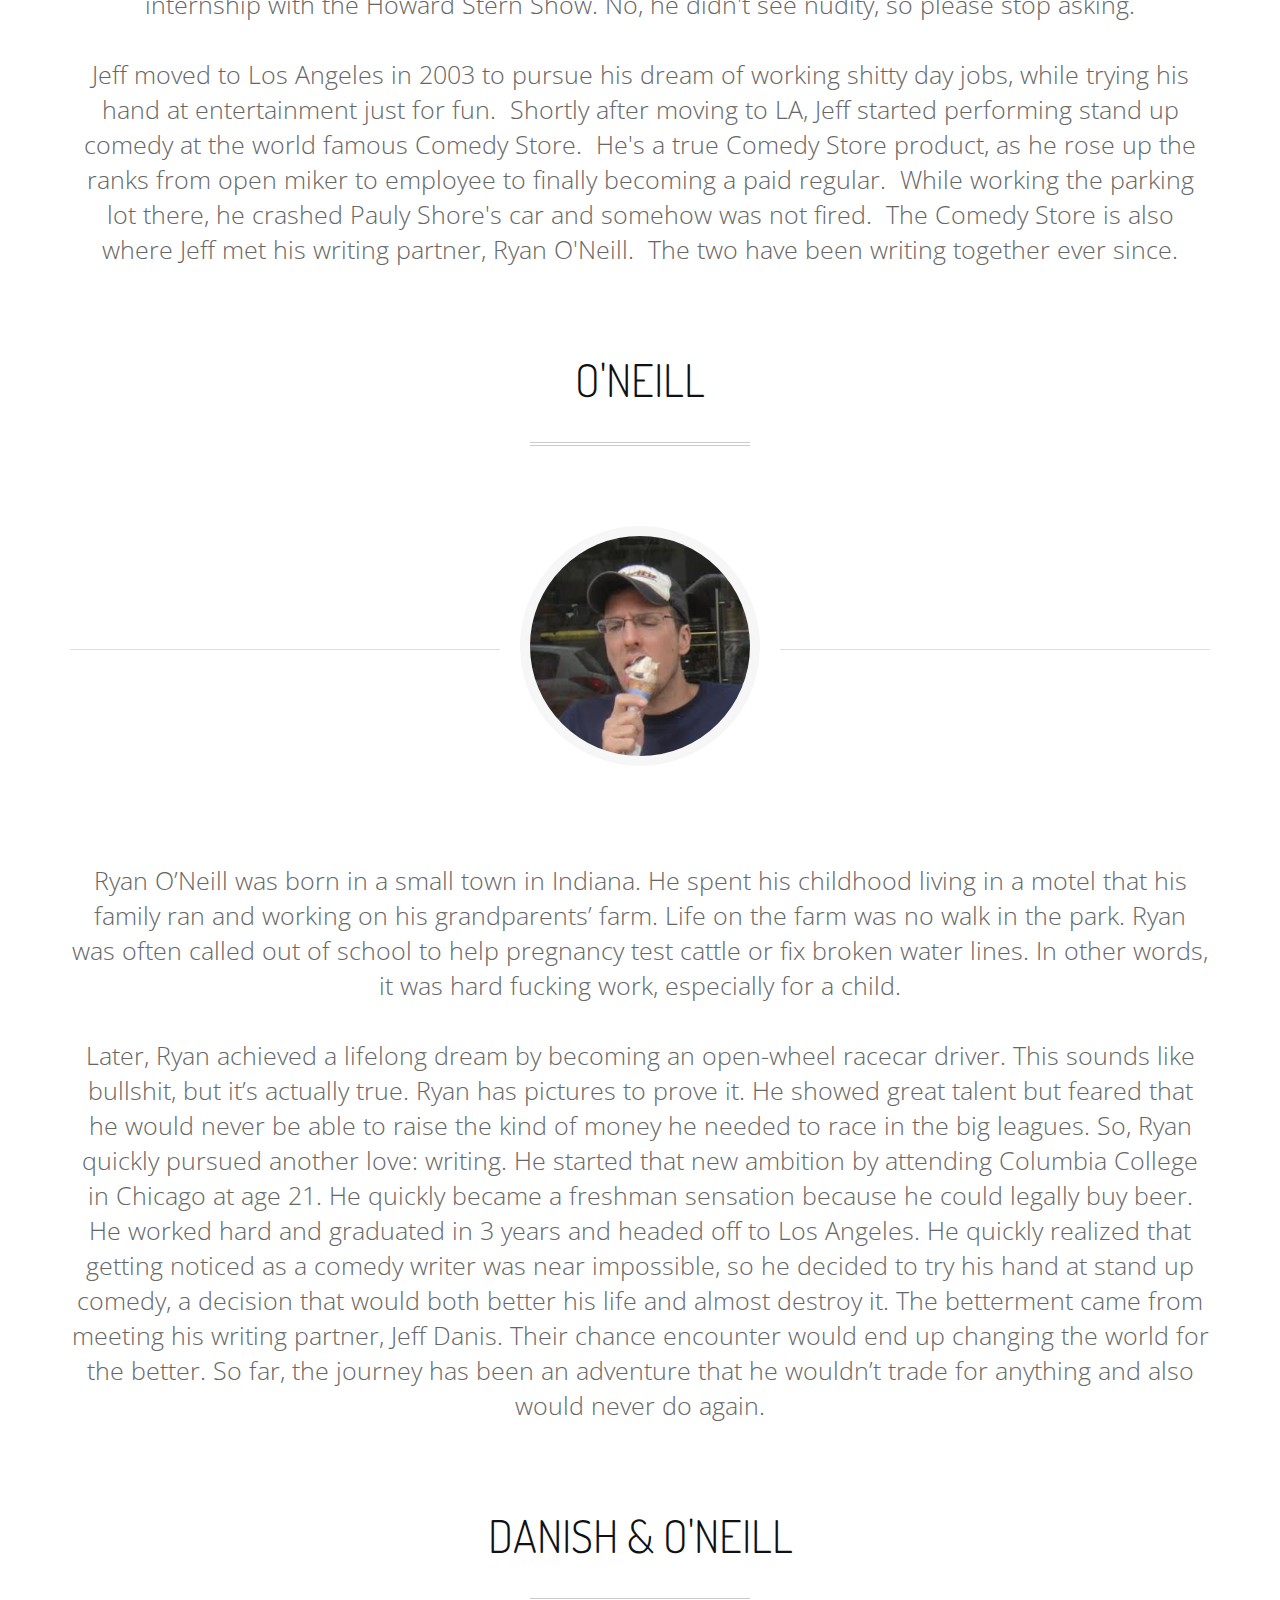
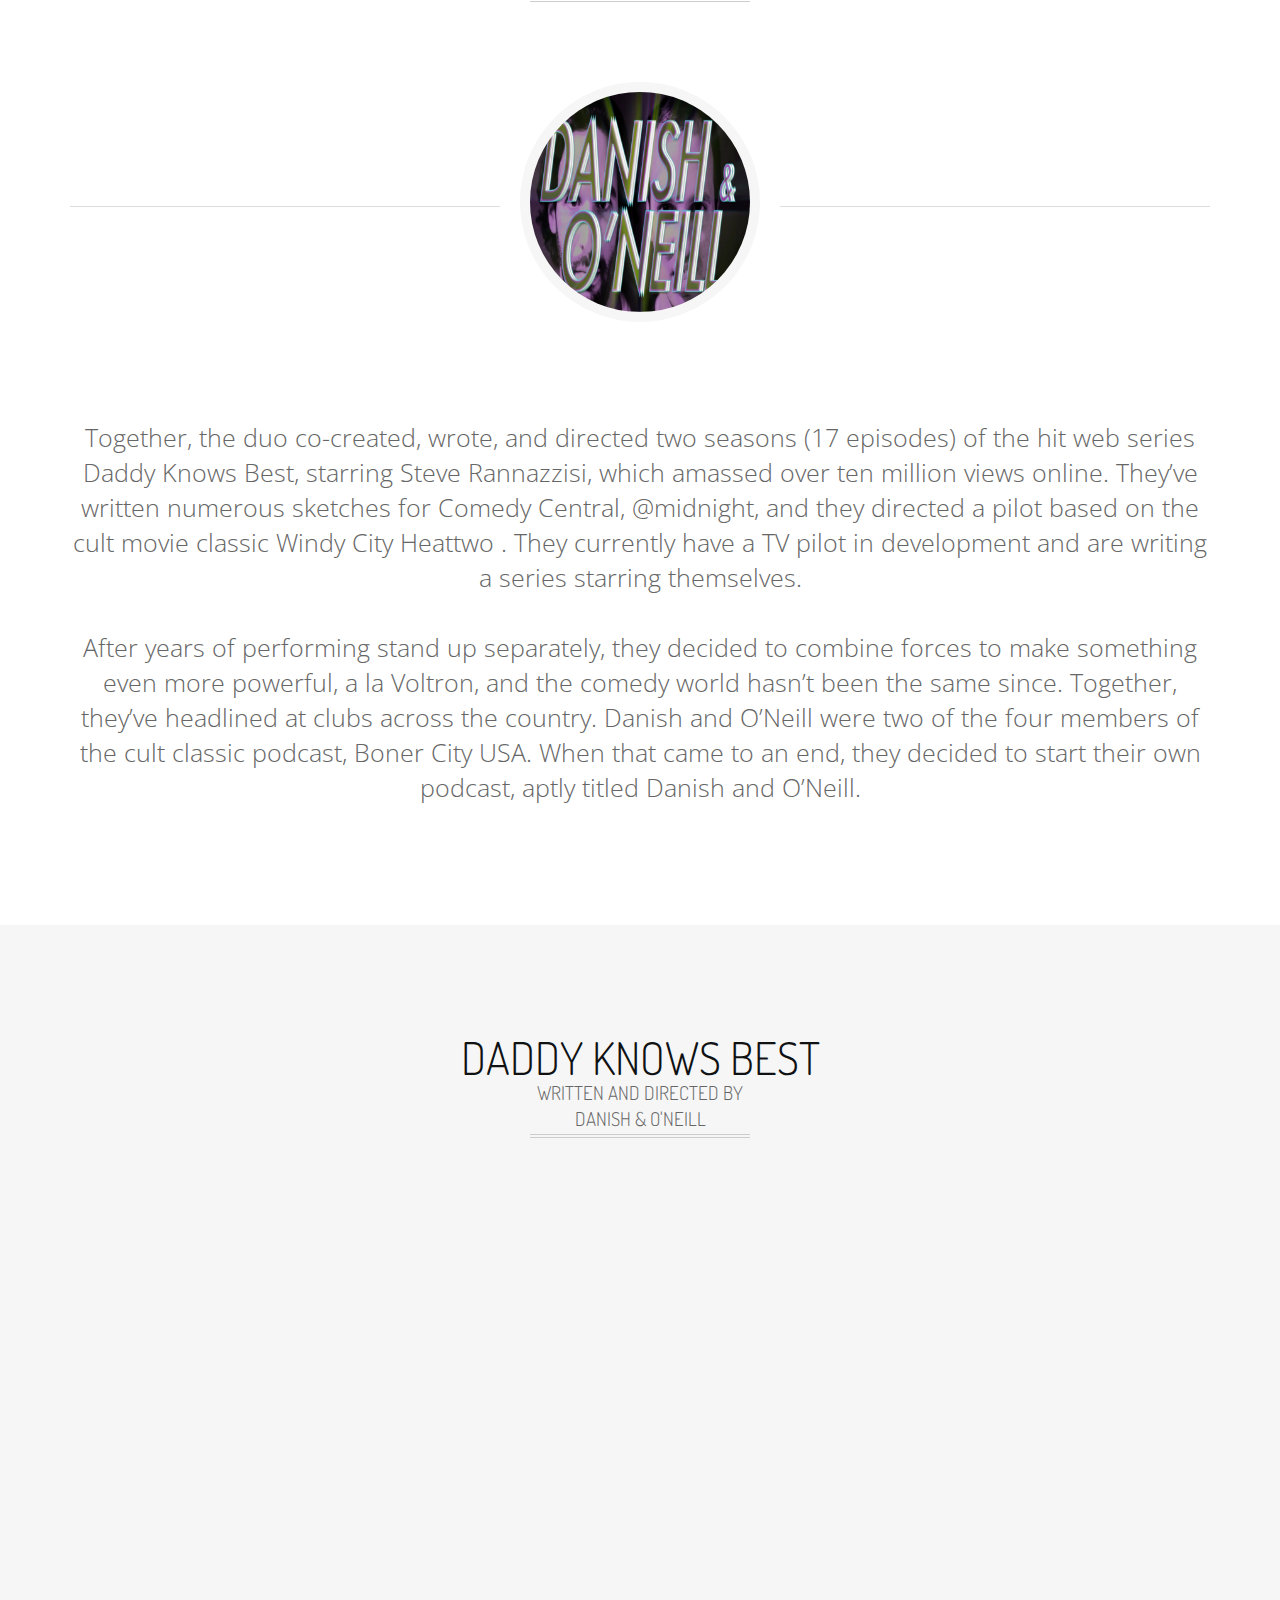
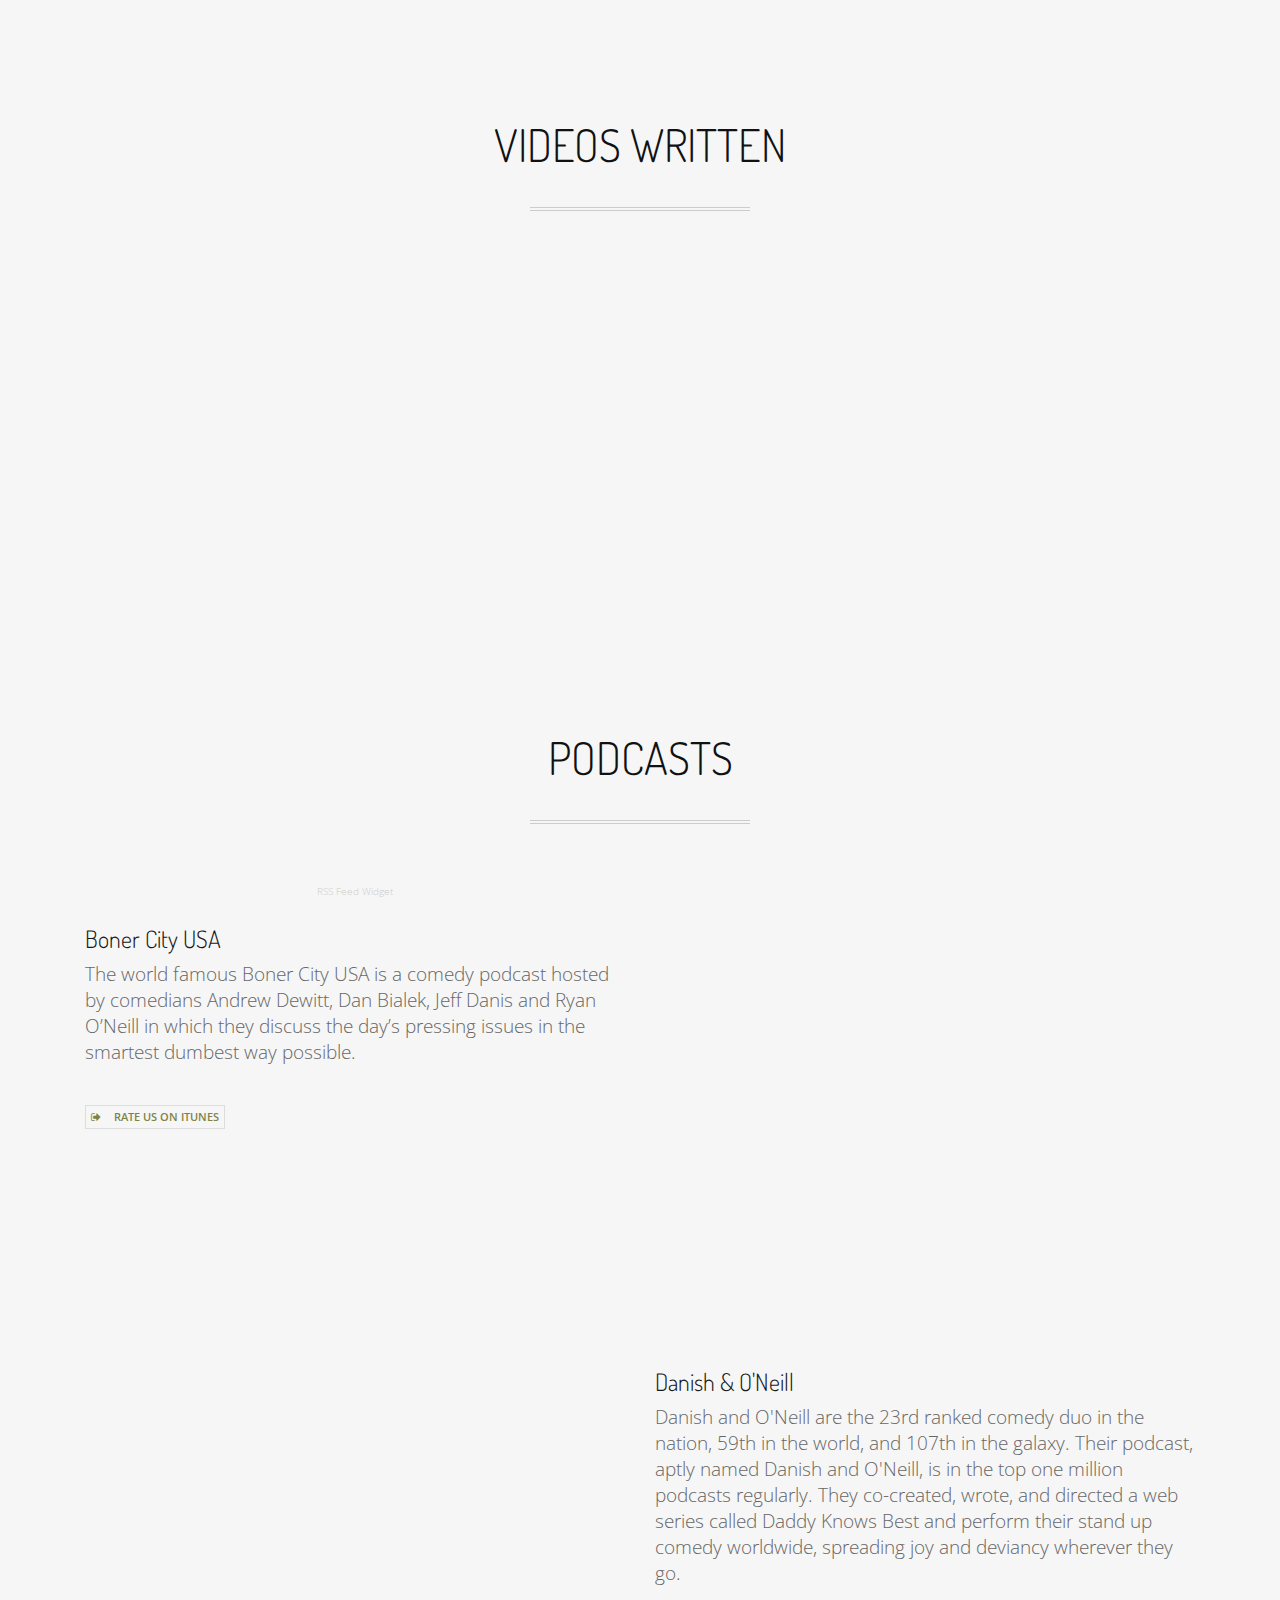
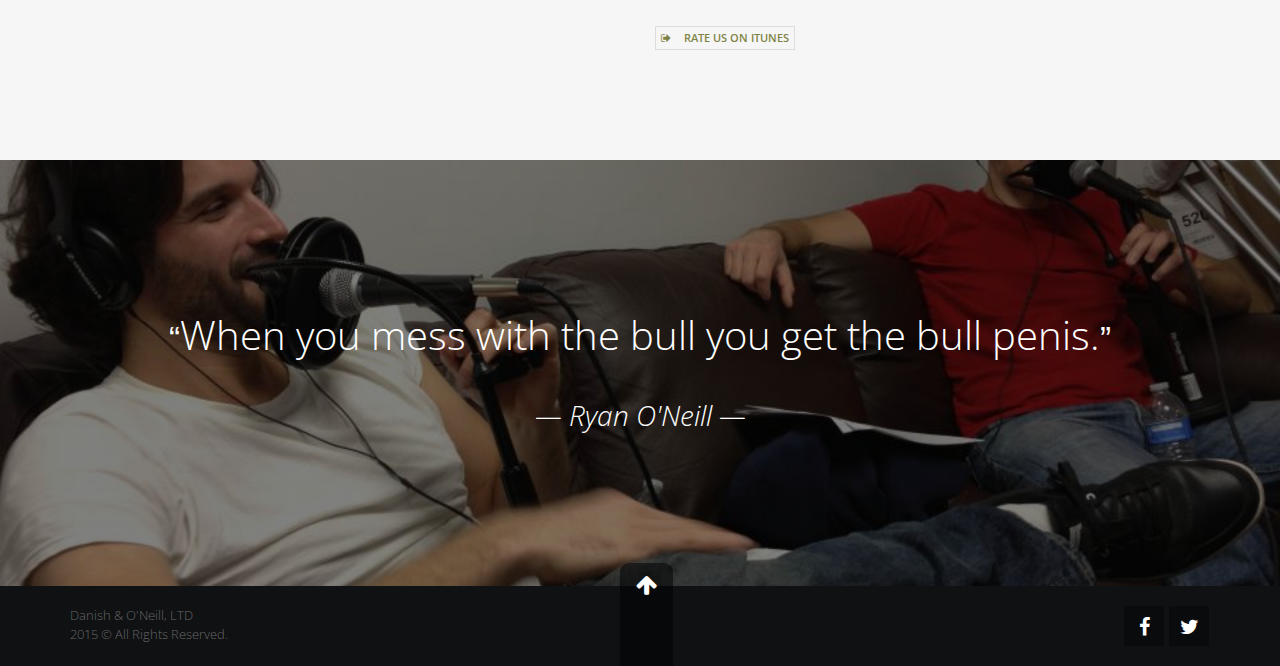
<file: assets/images/site/index.html>
<!doctype html>
<html lang="en-US">
	<head>
		<meta charset="utf-8" />
		<meta http-equiv="Content-type" content="text/html; charset=utf-8" />
		<title>Danish & O'Neill</title>
		<meta name="description" content="" />
		<meta name="Author" content="Dorin Grigoras [www.stepofweb.com]" />

		<!--[if lt IE 9]>
			<script type="text/javascript" src="assets/plugins/lt-ie9/html5.js"></script>
			<script type="text/javascript" src="assets/plugins/lt-ie9/respond.min.js"></script>
			<script type="text/javascript" src="assets/plugins/lt-ie9/excanvas.compiled.js"></script>
		<![endif]--> 

		<!-- GOOGLE FONTS -->
		<link href="https://fonts.googleapis.com/css?family=Open+Sans:300,400,700,800|Dosis:300,400" rel="stylesheet" type="text/css" />


		<!-- CORE CSS FRAMEWORK -->
		<link href="assets/plugins/bootstrap/css/bootstrap.min.css" rel="stylesheet" type="text/css" />
		<link href="assets/plugins/font-awesome/css/font-awesome.css" rel="stylesheet" type="text/css" />
		<link href="assets/plugins/font-linecons/linecons.css" rel="stylesheet" type="text/css" />

		<!-- PLUGINS -->
		<link href="assets/css/superslides.css" rel="stylesheet" type="text/css" />
		<link href="assets/css/owl.carousel.css" rel="stylesheet" type="text/css" />
		<link href="assets/plugins/magnific-popup/magnific-popup.css" rel="stylesheet" type="text/css" />

		<!-- CSS TEMPLATE -->
		<link href="assets/css/reset.css" rel="stylesheet" type="text/css" />
		<link href="assets/css/framework.css" rel="stylesheet" type="text/css" />
		<link href="assets/css/typography.css" rel="stylesheet" type="text/css" />
		<link href="assets/css/layout.css" rel="stylesheet" type="text/css" />

		<link href="assets/css/blog.css" rel="stylesheet" type="text/css" />

		<!-- colors : demo only -->
		<link href="assets/css/color/green.css" rel="stylesheet" type="text/css" /><!-- default style : green-->
		<link href="assets/css/color/blue.css" rel="alternate stylesheet" type="text/css" title="blue" />
		<link href="assets/css/color/orange.css" rel="alternate stylesheet" type="text/css" title="orange" />
		<link href="assets/css/color/green.css" rel="alternate stylesheet" type="text/css" title="green" />
		<link href="assets/css/color/red.css" rel="alternate stylesheet" type="text/css" title="red" />
		<link href="assets/css/color/yellow.css" rel="alternate stylesheet" type="text/css" title="yellow" />
		<link href="assets/css/color/gray.css" rel="alternate stylesheet" type="text/css" title="gray" />
		<link href="assets/css/color/pink.css" rel="alternate stylesheet" type="text/css" title="pink" />
		<link href="assets/css/color/mauve.css" rel="alternate stylesheet" type="text/css" title="mauve" />

		<!-- ICONS -->
		<link rel="shortcut icon" href="assets/images/favicon.png" type="image/x-icon" />
		<link rel="icon" href="assets/images/favicon.ico" type="image/x-icon" />
		<link rel="shortcut icon" href="assets/images/favicon.ico" type="image/x-icon" />

		<!-- mobile settings -->
		<meta name="viewport" content="width=device-width, maximum-scale=1, initial-scale=1, user-scalable=0" />

		<!-- STYLESWITCHER -->
		<link href="assets/plugins/styleswitcher/styleswitcher.css" rel="stylesheet" type="text/css"/>

		<!-- Morenizr -->
		<script type="text/javascript" src="assets/plugins/modernizr.min.js"></script>
	</head>
	<body>


		<!-- STYLESWITCHER -->
		
		<!-- /STYLESWITCHER -->


		<!-- HOME -->
		<section id="home" class="full-screen"><!-- full-screen or half-screen (550px height) -->

			<div id="slider">

				<!-- slider navigation -->
				<nav class="slides-navigation">
					<a class="prev" href="#"></a>
					<a class="next" href="#"></a>
				</nav>

				<ul class="slides-container">

					<!-- Item 1 -->
					

					<!-- Item 2 -->
					<li>
						<div class="image-caption">
							<hr /><hr />
							<div class="inner">
								<h1 class="bigtext strtoupper nomargin">DANISH & O'NEILL</h1>
								<p>THE GERMAN AND THE JEW</p>
							</div>
							<hr /><hr />
						</div>

						<!--<span class="overlay"></span>-->
						<div style="background-image: url('assets/images/preview/slider/vision.jpg');" class="fullscreen-img"></div>
					</li>


					<!-- Item 3 -->
					


				</ul>

			</div>

		</section>
		<!-- /HOME -->



		<!-- Main Nav -->
		<header id="header">

			<nav class="navbar navbar-inverse" role="navigation"><!-- add "wihite" class for white nav bar -->
				<div class="container">

					<!-- Mobile Menu Button -->
					<button id="mobileMenu" class="fa fa-bars" type="button" data-toggle="collapse" data-target=".navbar-collapse"></button>

					<!-- Brand and toggle get grouped for better mobile display -->
					<div class="navbar-header">
						<a class="navbar_brand scrollTo" href="#home">
							<!-- <img src="assets/images/logo/100x100/white.png" alt="" width="50" height="50" />  -->
							<!--
								Span class:
									- dark
									- white
									- styleColor (if you select "green" style color, the color will be green).

									You can combine them 
									Example:
										<span class="white">ISIS</span><span class="styleColor">ONE</span>
							-->
							<span class="">Danish & O'Neill</span>
						</a>
					</div>

					<!-- Collect the nav links, forms, and other content for toggling -->
					<div class="collapse navbar-collapse" id="bs-example-navbar-collapse-1">

						<!-- Fullscreen Button - Unavailable for IE -->
						<a href="#" class="btn-fullscreen"><i class="fa fa-external-link"></i></a>

						<ul class="nav navbar-nav navbar-right">
							<li><a href="#home" class="scrollTo">Home</a></li>
							<li><a href="#about" class="scrollTo">About</a></li>
							<li><a href="#work" class="scrollTo">Work</a></li>
						</ul>
					</div><!-- /.navbar-collapse -->

				</div>
			</nav>

		</header>
		<!-- /Main Nav -->






		<!-- ABOUT -->
		<section id="about">
			<div class="container">
				<header class="text-center">
					<h1>The Danish</h1>
				</header>

				<div class="divider"><!-- lines divider --></div>

				<div class="me-picture text-center">
					<div class="item">
						<img class="img-responsive" src="assets/images/preview/content/people/1.png" width="200" height="200" alt="" />
					</div><hr />
				</div>

				<article class="text-center big-paragraph">
					<p>Jeff Danis, aka the Danish, grew up in a suburb of Boston called Andover, Massachusetts.  He attended Rollins College in Winter Park, Florida and upon graduating, moved to New York City for an internship with the Howard Stern Show. No, he didn't see nudity, so please stop asking. 
					<br><br>
					Jeff moved to Los Angeles in 2003 to pursue his dream of working shitty day jobs, while trying his hand at entertainment just for fun.  Shortly after moving to LA, Jeff started performing stand up comedy at the world famous Comedy Store.  He's a true Comedy Store product, as he rose up the ranks from open miker to employee to finally becoming a paid regular.  While working the parking lot there, he crashed Pauly Shore's car and somehow was not fired.  The Comedy Store is also where Jeff met his writing partner, Ryan O'Neill.  The two have been writing together ever since.</p>
				</article>

				<header class="text-center">
					<h1>O'Neill</h1>
				</header>

				<div class="divider"><!-- lines divider --></div>

				<div class="me-picture text-center">
					<div class="item">
						<img class="img-responsive" src="assets/images/preview/content/people/2.png" width="200" height="200" alt="" />
					</div><hr />
				</div>

				<article class="text-center big-paragraph">
					<p>Ryan O’Neill was born in a small town in Indiana.  He spent his childhood living in a motel that his family ran and working on his grandparents’ farm.  Life on the farm was no walk in the park.  Ryan was often called out of school to help pregnancy test cattle or fix broken water lines.  In other words, it was hard fucking work, especially for a child.<br><br>Later, Ryan achieved a lifelong dream by becoming an open-wheel racecar driver. This sounds like bullshit, but it’s actually true.  Ryan has pictures to prove it.  He showed great talent but feared that he would never be able to raise the kind of money he needed to race in the big leagues.  So, Ryan quickly pursued another love: writing. He started that new ambition by attending Columbia College in Chicago at age 21.  He quickly became a freshman sensation because he could legally buy beer. He worked hard and graduated in 3 years and headed off to Los Angeles.  He quickly realized that getting noticed as a comedy writer was near impossible, so he decided to try his hand at stand up comedy, a decision that would both better his life and almost destroy it.  The betterment came from meeting his writing partner, Jeff Danis. Their chance encounter would end up changing the world for the better.  So far, the journey has been an adventure that he wouldn’t trade for anything and also would never do again.</p>
				</article>

				<header class="text-center">
					<h1>Danish & O'Neill</h1>
				</header>

				<div class="divider"><!-- lines divider --></div>

				<div class="me-picture text-center">
					<div class="item">
						<img class="img-responsive" src="assets/images/preview/content/people/3.jpeg" width="200" height="200" alt="" />
					</div><hr />
				</div>

				<article class="text-center big-paragraph">
					<p>Together, the duo co-created, wrote, and directed two seasons (17 episodes) of the 
					hit web series Daddy Knows Best, starring Steve Rannazzisi, which amassed over 
					ten million views online.  They’ve written numerous sketches for Comedy Central, @midnight, and they directed a pilot based on the cult movie classic Windy City Heattwo .  They currently have a TV pilot in development 
					and are writing a series starring themselves.<br><br>                                                                     
					After years of performing stand up separately, they decided to combine forces to 
					make something even more powerful, a la Voltron, and the comedy world hasn’t 
					been the same since.  Together, they’ve headlined at clubs across the country. 
					Danish and O’Neill were two of the four members of the cult classic podcast, Boner 
					City USA.  When that came to an end, they decided to start their own podcast, aptly
					titled Danish and O’Neill.</p>
				</article>

				<!-- curriculum vitae button  -->
				<!--
					<article class="curriculum-vitae text-center">
						<a href="#" class="plusNav">+</a> 
						<p>curriculum vitae</p>
					</article>
				-->

			</div>
		</section>
		<!-- /ABOUT -->


		


		<!-- BLOG -->
		<section id="work" class="alternate">
			<div class="container">

				<header class="text-center">
					<h1>DADDY KNOWS BEST</h1>
					<p>WRITTEN AND DIRECTED BY</p>
					<p>DANISH & O'NEILL</p>
					<div class="divider"><!-- lines divider --></div>
				</header>

				<article>
					<div class="row animate_fade_in">

						<!-- article -->
						<div class="col-md-6 quick-hover">
							<div class="quick-item">
								<div class="media-preview"><!-- video -->
									<iframe width="560" height="315" src="https://www.youtube.com/embed/videoseries?list=PL021818D8D0DDB348" frameborder="0" allowfullscreen></iframe>
								</div>

								<h4>Season 1</h4>
								<p>Steve (Steve Rannazzisi, "The League") is a new dad trying to come to grips with the unique responsibilities of parenthood... and failing.</p>
							</div>
						</div>

						<!-- article -->
						<div class="col-md-6 quick-hover">
							<div class="quick-item">
								<div class="media-preview"><!-- video -->
									<iframe width="560" height="315" src="https://www.youtube.com/embed/videoseries?list=PLVqV57mIz3zKD4OkDGJCzD5l_vrLd_2IN" frameborder="0" allowfullscreen></iframe>
								</div>

								<h4>Season 2</h4>
								<p>Steve is back for season 2 of Daddy Knows Best!</p>
							</div>
						</div>
						

					</div>
				</article>

				<header class="text-center">
					<h1>VIDEOS WRITTEN</h1>
					<!-- <p>RECENT ENTRIES</p> -->
				</header>

				<div class="divider"><!-- lines divider --></div>

				<article>
					<div class="row animate_fade_in">

						<!-- article -->
						<div class="col-md-4 quick-hover">
							<div class="quick-item">
								<div class="media-preview"><!-- video -->
									<iframe width="360" height="200" src="https://www.youtube.com/embed/jM9pzjJeXLs" frameborder="0" allowfullscreen></iframe>
								</div>

								<h4>Press Conference</h4>
								<p>An aggravated Steve Rannazzisi fields questions about his new special and his upcoming stand-up tour.</p>
								<a href="http://www.cc.com/comedians/steve-rannazzisi" class="btn btn-xs"><i class="fa fa-sign-out"></i> MORE STEVE</a>
							</div>
						</div>

						<!-- article -->
						<div class="col-md-4 quick-hover">
							<div class="quick-item">
								<div class="media-preview"><!-- video -->
									<iframe width="360" height="200" src="https://www.youtube.com/embed/29sv64XWcFc" frameborder="0" allowfullscreen></iframe>
								</div>

								<h4>Happy F**king Valentine's Day</h4>
								<p>Ari Shaffir makes an unsettling discovery when he and his girlfriend decide to have sex for the first time.</p>
								<a href="http://www.cc.com/comedians/ari-shaffir" class="btn btn-xs"><i class="fa fa-sign-out"></i> MORE ARI</a>
							</div>
						</div>
					
						<!-- article -->
						<div class="col-md-4 quick-hover">
							<div class="quick-item">
								<div class="media-preview"><!-- video -->
									<iframe width="360" height="200" src="https://www.youtube.com/embed/1awBrKHQL_w" frameborder="0" allowfullscreen></iframe>
								</div>

								<h4>Enhanced Interrogation</h4>
								<p>All Steve Rannazzisi has to do is answer a few questions about his special, and everything will be fine.</p>
								<a href="http://www.cc.com/comedians/steve-rannazzisi" class="btn btn-xs"><i class="fa fa-sign-out"></i> MORE STEVE</a>
							</div>
						</div>
						

					</div>
				</article>

				<header class="text-center">
					<h1>PODCASTS</h1>
					<!-- <p>RECENT ENTRIES</p> -->
				</header>

				<div class="divider"><!-- lines divider --></div>

				<!-- article -->
						<div class="col-md-6 quick-hover">
							<div class="quick-item">
								<div class="media-preview"><!-- video -->
									<!-- start feedwind code --><script type="text/javascript">document.write('\x3Cscript type="text/javascript" src="' + ('https:' == document.location.protocol ? 'https://' : 'http://') + 'feed.mikle.com/js/rssmikle.js">\x3C/script>');</script><script type="text/javascript">(function() {var params = {rssmikle_url: "http://bonercityusa.libsyn.com/rss",rssmikle_frame_width: "540",rssmikle_frame_height: "450",frame_height_by_article: "0",rssmikle_target: "_blank",rssmikle_font: "Arial, Helvetica, sans-serif",rssmikle_font_size: "12",rssmikle_border: "off",responsive: "off",rssmikle_css_url: "",text_align: "left",text_align2: "left",corner: "off",scrollbar: "on",autoscroll: "off",scrolldirection: "up",scrollstep: "3",mcspeed: "20",sort: "Off",rssmikle_title: "off",rssmikle_title_sentence: "",rssmikle_title_link: "",rssmikle_title_bgcolor: "#0066FF",rssmikle_title_color: "#FFFFFF",rssmikle_title_bgimage: "",rssmikle_item_bgcolor: "#FFFFFF",rssmikle_item_bgimage: "",rssmikle_item_title_length: "55",rssmikle_item_title_color: "#181818",rssmikle_item_border_bottom: "on",rssmikle_item_description: "on",item_link: "off",rssmikle_item_description_length: "150",rssmikle_item_description_color: "#666666",rssmikle_item_date: "gl1",rssmikle_timezone: "Etc/GMT",datetime_format: "%b %e, %Y %l:%M %p",item_description_style: "text+tn",item_thumbnail: "full",item_thumbnail_selection: "auto",article_num: "15",rssmikle_item_podcast: "off",keyword_inc: "",keyword_exc: ""};feedwind_show_widget_iframe(params);})();</script><div style="font-size:10px; text-align:center; width:540px;"><a href="http://feed.mikle.com/" target="_blank" style="color:#CCCCCC;">RSS Feed Widget</a><!--Please display the above link in your web page according to Terms of Service.--></div><!-- end feedwind code -->
								</div>
								<br>
								<h4>Boner City USA</h4>
								<p>The world famous Boner City USA is a comedy podcast hosted by comedians Andrew Dewitt, Dan Bialek, Jeff Danis and Ryan O’Neill in which they discuss the day’s pressing issues in the smartest dumbest way possible.</p>
								<a href="https://itunes.apple.com/us/podcast/boner-city-usa/id592996368?mt=2" class="btn btn-xs"><i class="fa fa-sign-out"></i> RATE US ON ITUNES</a>
							</div>
						</div>

						<div class="col-md-6 quick-hover">
							<div class="quick-item">
								<div class="media-preview"><!-- audio -->
									<iframe width="100%" height="450" scrolling="no" frameborder="no" src="https://w.soundcloud.com/player/?url=https%3A//api.soundcloud.com/users/163494574&amp;auto_play=false&amp;hide_related=false&amp;show_comments=true&amp;show_user=true&amp;show_reposts=false&amp;visual=true"></iframe>
								</div>
								<br>
								<h4>Danish & O'Neill</h4>
								<p>Danish and O'Neill are the 23rd ranked comedy duo in the nation, 59th in the world, and 107th in the galaxy. Their podcast, aptly named Danish and O'Neill, is in the top one million podcasts regularly. They co-created, wrote, and directed a web series called Daddy Knows Best and perform their stand up comedy worldwide, spreading joy and deviancy wherever they go.</p>
								<a href="https://itunes.apple.com/us/podcast/episode-2/id1021443504?i=348074211&mt=2" class="btn btn-xs"><i class="fa fa-sign-out"></i> RATE US ON ITUNES</a>
							</div>
						</div>

			</div>
		</section>
		<!-- /BLOG -->



		<!-- CONTACT -->
		
		<!-- /CONTACT -->



		<!-- QUOTE -->
		<section class="cover" style="background-image:url('assets/images/preview/slider/road.jpeg')">
			<span class="overlay"></span>
			<div class="container text-center" data-animation="bounceIn">
				<q>When you mess with the bull you get the bull penis.</q>
				<cite>Ryan O'Neill</cite>
			</div>
		</section>
		<!-- /QUOTE -->




		<!-- FOOTER -->
		<footer>

			<!-- SCROOL TO TOP -->
			<a href="#toTop" class="fa fa-arrow-up toTop"></a>

			<div class="container">

				<div class="row">

					<div class="col-md-6 copyright">
						Danish & O'Neill, LTD<br />
						2015 &copy; All Rights Reserved.
					</div>

					<div class="col-md-6 text-right">
						<a href="https://www.facebook.com/danishandoneill" class="social fa fa-facebook"></a>
						<a href="https://twitter.com/danishandoneill" class="social fa fa-twitter"></a>
					</div>

				</div>

			</div>
		</footer>
		<!-- /FOOTER -->



		<!-- CORE FILES -->
		<script type="text/javascript" src="assets/plugins/jquery/jquery-2.1.4.min.js"></script>
		<script type="text/javascript" src="assets/plugins/bootstrap/js/bootstrap.min.js"></script>
		<script type="text/javascript" src="assets/plugins/jquery.isotope.js"></script>
		<script type="text/javascript" src="assets/plugins/masonry.js"></script>

		<!-- PLUGINS -->
		<script type="text/javascript" src="assets/plugins/jquery-appear/jquery.appear.js"></script>
		<script type="text/javascript" src="assets/plugins/superslides/dist/jquery.superslides.min.js"></script>
		<script type="text/javascript" src="assets/plugins/jquery-owl-carousel/owl.carousel.min.js"></script>
		<script type="text/javascript" src="assets/plugins/carouFredSel/jquery.carouFredSel-6.2.1-packed.js"></script>
		<script type="text/javascript" src="assets/plugins/jquery-countTo/jquery.countTo.js"></script>
		<script type="text/javascript" src="assets/plugins/magnific-popup/jquery.magnific-popup.min.js"></script>
		<script type="text/javascript" src="assets/plugins/jquery.mb.YTPlayer.js"></script><!-- Youtube video background -->
		<script type="text/javascript" src="assets/plugins/holder.js"></script><!-- delete on production -->

		<!-- js scripts -->
		<script async type="text/javascript" src="assets/js/scripts.js"></script>

		<script async type="text/javascript" src="assets/plugins/styleswitcher/styleswitcher.js"></script>


		<!-- Change UA-XXXXX-X with your site ID -->
		<!--<script>
			window._gaq = [['_setAccount','UA-XXXXX-X'],['_trackPageview'],['_trackPageLoadTime']];
			Modernizr.load({load: ('https:' == location.protocol ? '//ssl' : '//www') + '.google-analytics.com/ga.js'});
		</script>  -->

	</body>
</html>
</file>
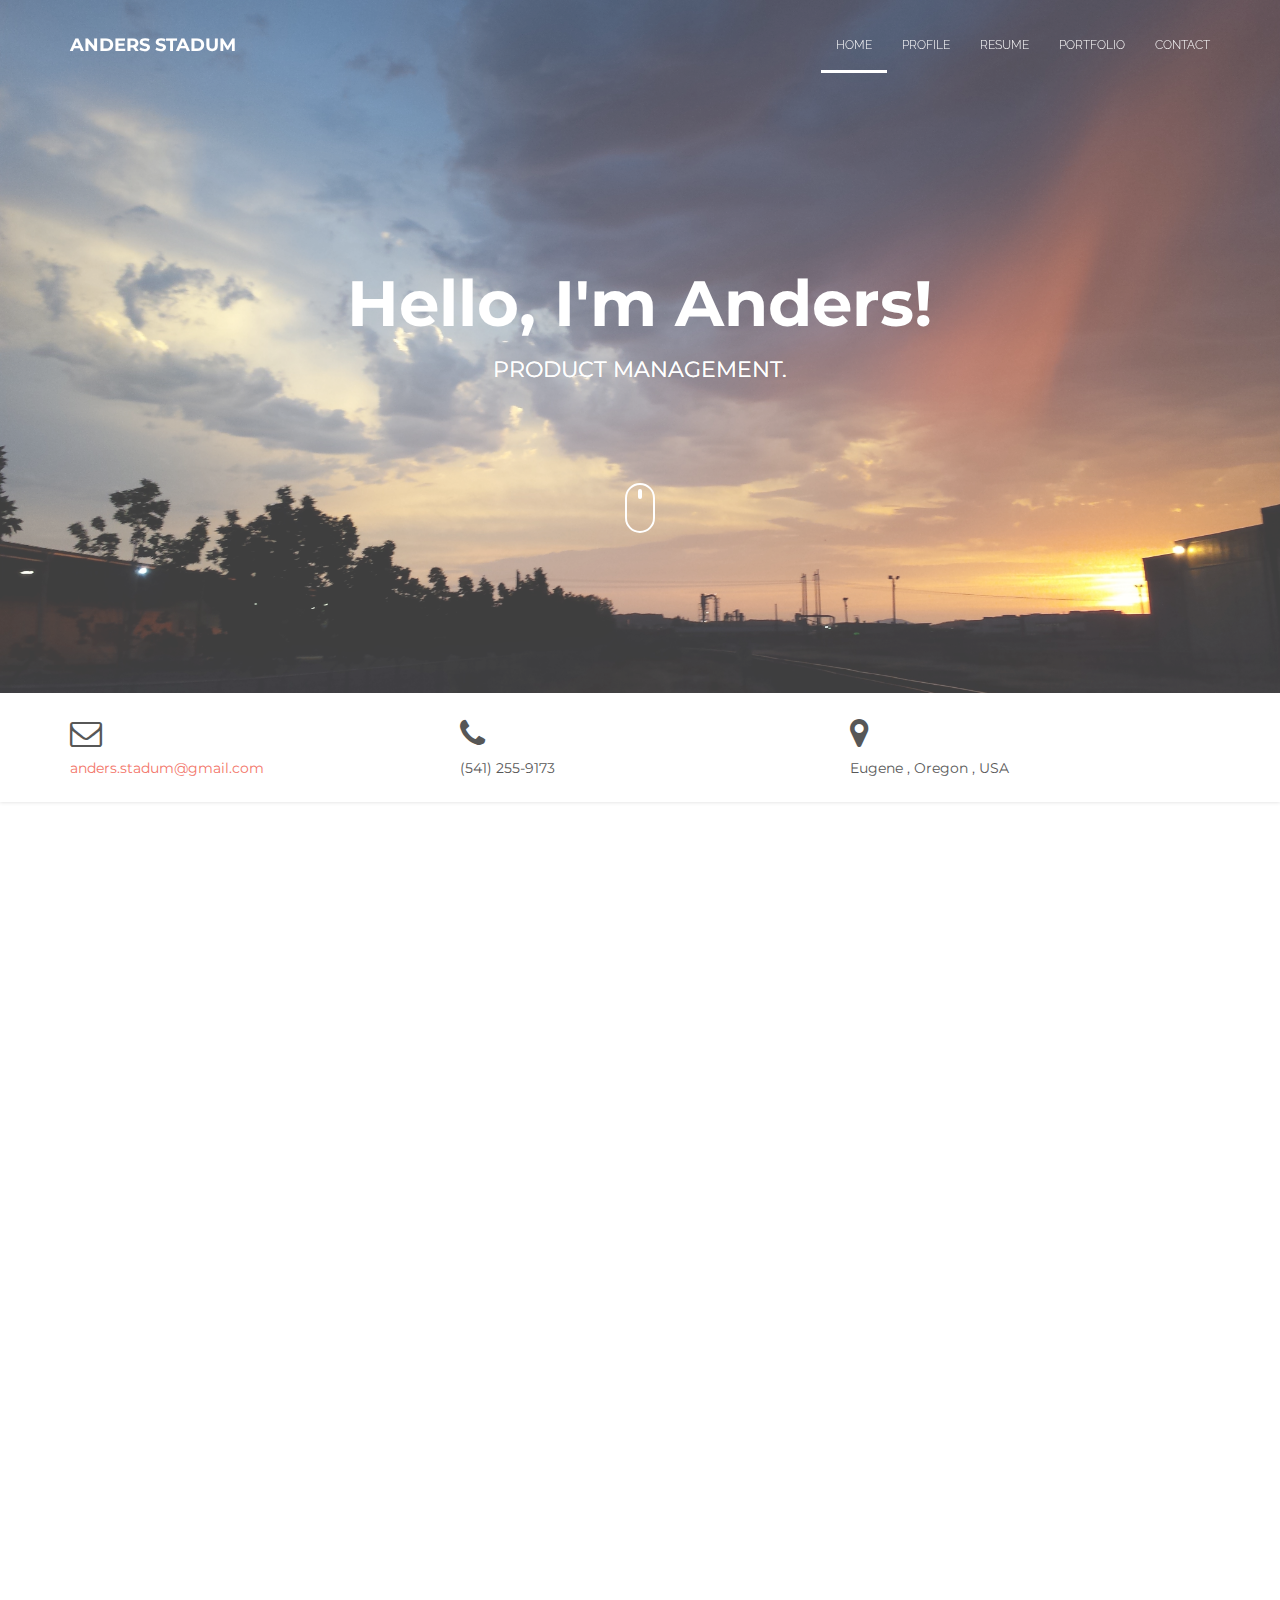
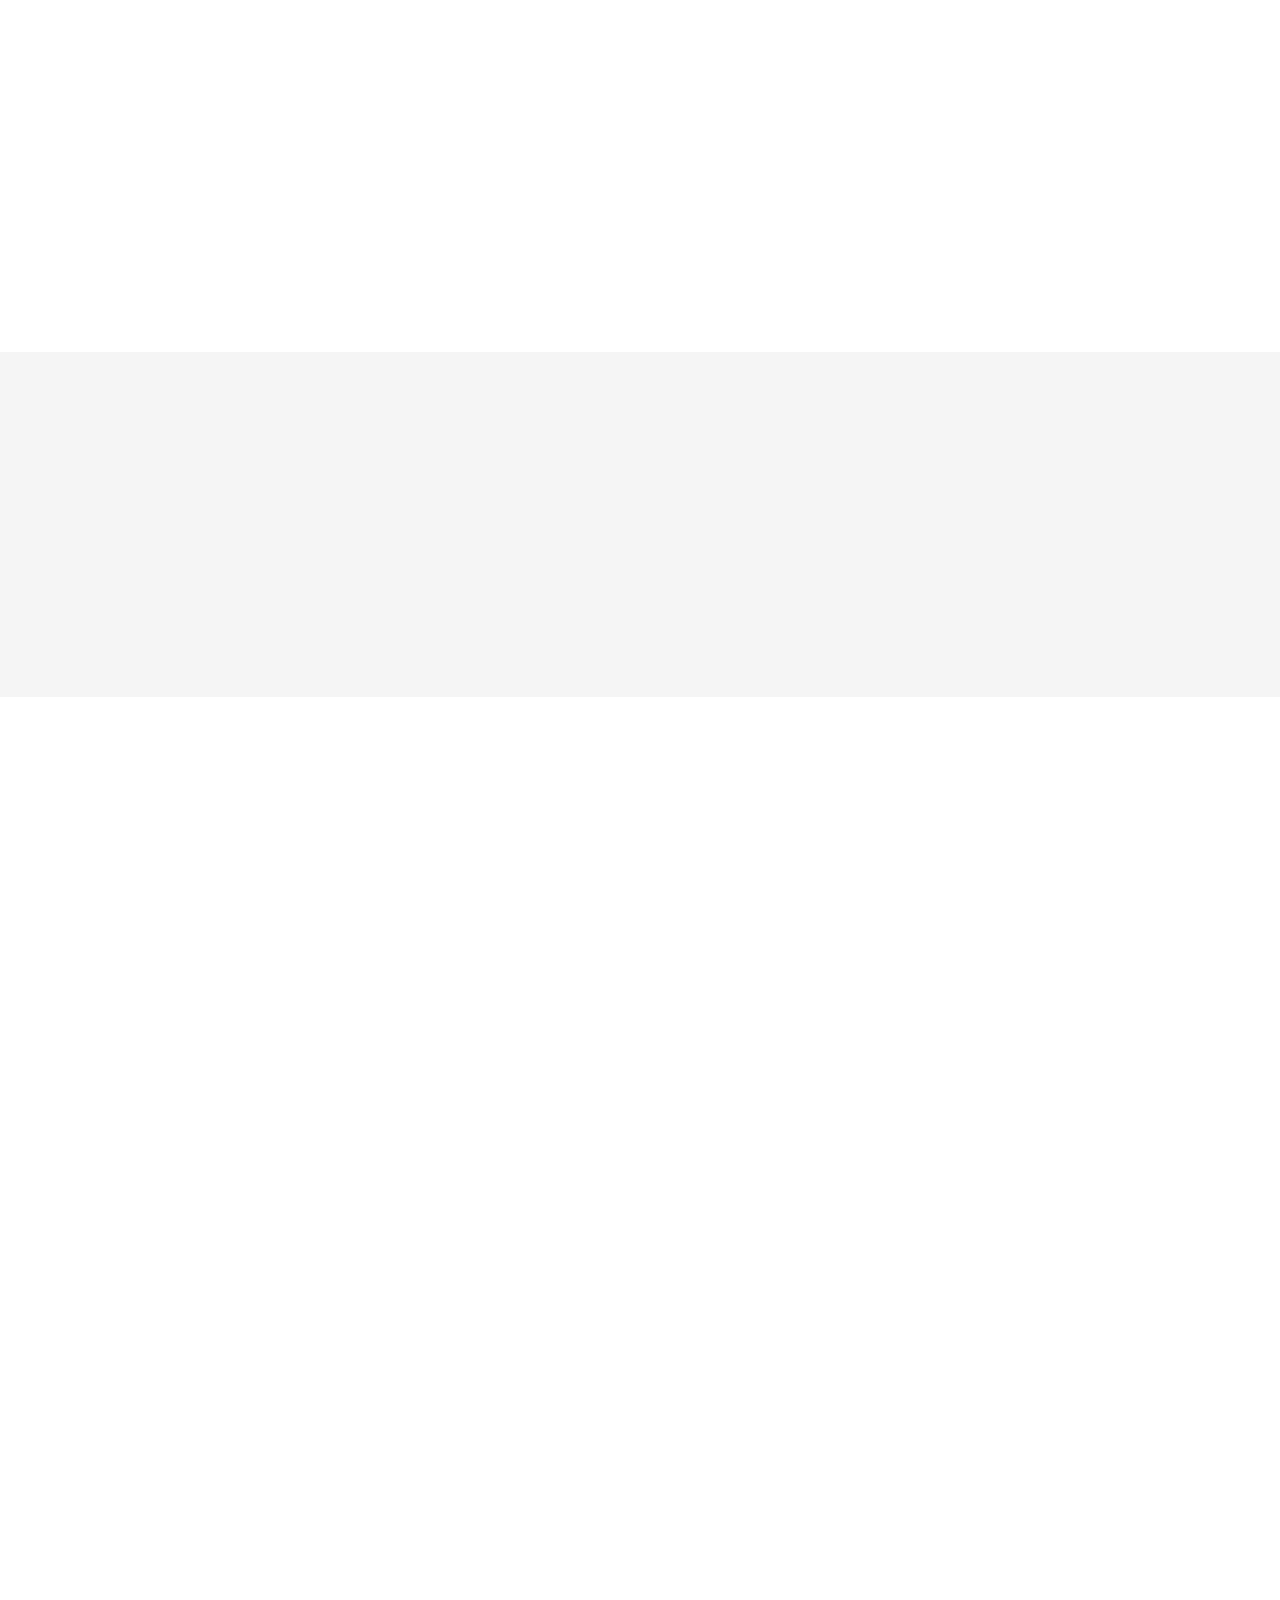
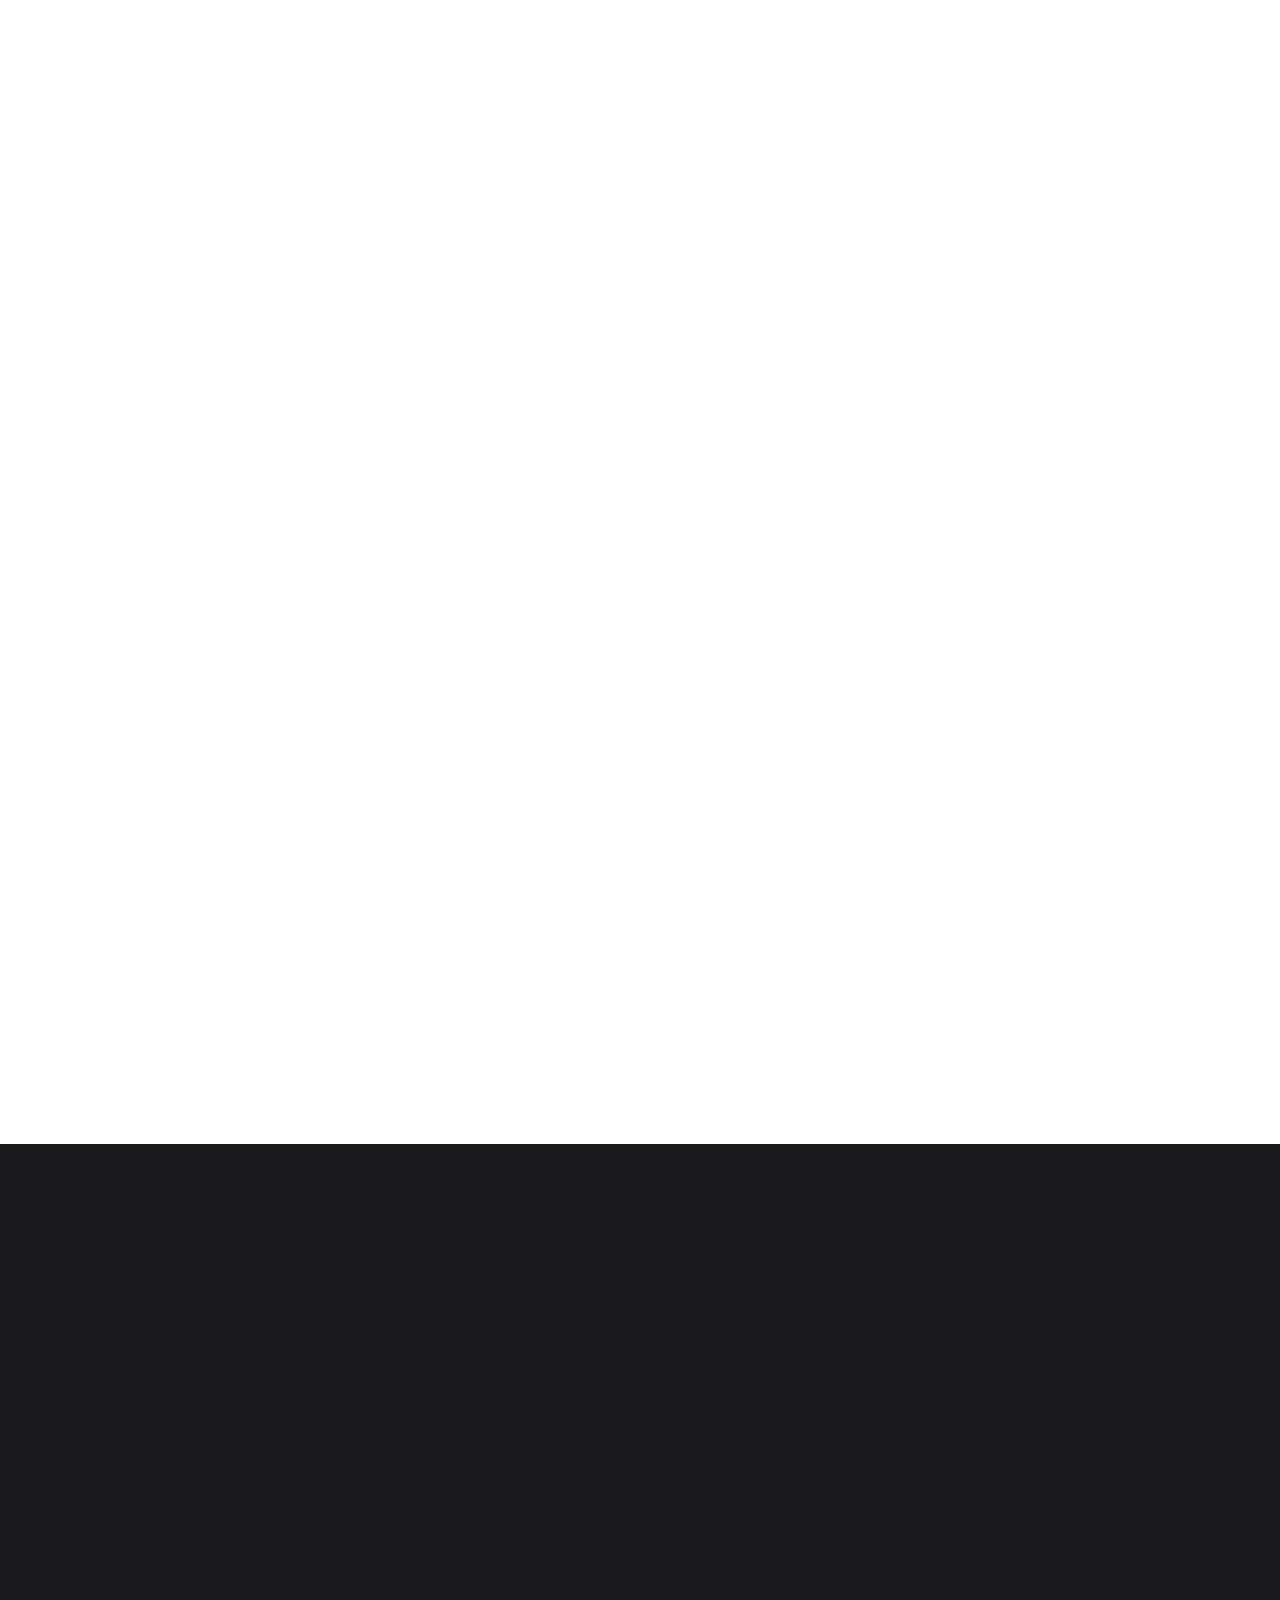
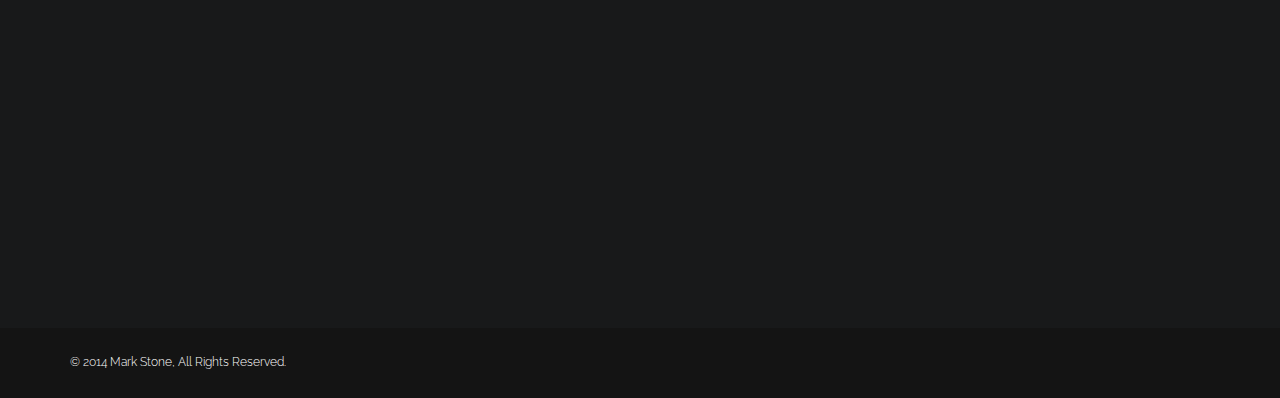
<file: AStadum - 1.1/Site/Image/index.html>
﻿<!DOCTYPE html>
<html lang="en">
<head>
	<meta charset="UTF-8">
	<meta name="viewport" content="width=device-width, initial-scale=1.0">
	<meta name="description" content="">
	<meta name="author" content="">

	<title>AStadum- Resume Portfolio</title>

	<!-- CSS -->
	<!-- Bootstrap core CSS -->
	<link href="assets/bootstrap/css/bootstrap.min.css" rel="stylesheet" media="screen">

	<!-- Owl Carousel -->
	<link href="assets/css/owl.theme.css" rel="stylesheet">
	<link href="assets/css/owl.carousel.css" rel="stylesheet">

	<!-- Magnific-popup lightbox -->
	<link href="assets/css/magnific-popup.css" rel="stylesheet">

	<!-- Simple text rotator -->
	<link href="assets/css/simpletextrotator.css" rel="stylesheet">

	<!-- Font Awesome CSS -->
	<link href="assets/css/font-awesome.min.css" rel="stylesheet" media="screen">

	<!-- Animate css -->
	<link href="assets/css/animate.css" rel="stylesheet">

	<!-- Custom styles CSS -->
	<link href="assets/css/style.css" rel="stylesheet" media="screen">
</head>
<body>

	<div class="wrapper">

		<!-- Preloader -->

		<div id="preloader">
			<div id="status">
				<div class="status-mes"><h4>Anders Stadum</h4></div>
			</div>
		</div>

		<!-- Navigation start -->

		<nav class="navbar navbar-custom navbar-fixed-top" role="navigation">
			<div class="container">

				<!-- Brand and toggle get grouped for better mobile display -->
				<div class="navbar-header">
					<button type="button" class="navbar-toggle" data-toggle="collapse" data-target="#bs-example-navbar-collapse-1">
						<span class="sr-only">Toggle navigation</span>
						<span class="icon-bar"></span>
						<span class="icon-bar"></span>
						<span class="icon-bar"></span>
					</button>
					<a class="navbar-brand" href="#">Anders Stadum</a>
				</div>

				<!-- Collect the nav links, forms, and other content for toggling -->
				<div class="collapse navbar-collapse" id="bs-example-navbar-collapse-1">
					<ul class="nav navbar-nav navbar-right">
						<li><a href="#intro">home</a></li>
						<li><a href="#profile">Profile</a></li>
						<li><a href="#resume">Resume</a></li>
						<li><a href="#portfolio">Portfolio</a></li>
						<li><a href="#contact">Contact</a></li>
					</ul>
				</div>

			</div>
		</nav>

		<!-- Navigation end -->

		<!-- Intro section start -->

		<section id="intro" class="section">

			<div class="container">

				<div class="row">

					<div class="col-md-12">

						<div class="hello wow bounceInDown">
							<h1>Hello, I'm Anders!</h1>
							<h3><span class="rotate">Product Management. | Operations. | Information Security.</span></h3>
						</div>

						<a href="#profile">
							<div class="mouse-icon">
								<div class="wheel"></div>
							</div>
						</a>

					</div>

				</div><!-- .row -->

			</div><!-- .container -->

		</section>

		<!-- Intro section end -->

		<!-- Profile contact callout section -->

		<section id="profile-contact">

			<div class="container">

				<div class="row">

					<div class="col-sm-4 wow bounceInLeft">
						<div class="profile-item">
							<i class="fa fa-envelope-o"></i>
							<h5><a href="#">anders.stadum@gmail.com</a></h5>
						</div>
					</div>

					<div class="col-sm-4 wow bounceInUp">
						<div class="profile-item">
							<i class="fa fa-phone"></i>
							<h5>(541) 255-9173</h5>
						</div>
					</div>

					<div class="col-sm-4 wow bounceInRight">
						<div class="profile-item">
							<i class="fa fa-map-marker"></i>
							<h5>Eugene , Oregon , USA</h5>
						</div>
					</div>

				</div><!-- .row -->

			</div><!-- .container -->

		</section>

		<!-- Profile contact callout section -->

		<!-- Profile section start -->

		<section id="profile" class="section">

			<div class="container">

				<div class="row">

					<div class="col-md-12 headline wow bounceInDown">
						<h2>Anders Stadum</h2>
						<p>Product Management. Operations. Information Security.</p>
					</div>

					<div class="col-md-3 col-sm-6 hidden-xs wow bounceInLeft">
						<img class="avatar" src="assets/images/photo.jpg" alt="">
					</div>

					<div class="col-md-3 col-sm-6 wow bounceInUp">

						<div class="profile-widget">
							<h3>Skillset</h3>

							<h5>UX Design</h5>
							<div class="skill-bar">
								<div class="skill-rate-on"></div>
								<div class="skill-rate-on"></div>
								<div class="skill-rate-off"></div>
								<div class="skill-rate-off"></div>
							</div>

							<h5>HTML / CSS3 / SASS</h5>
							<div class="skill-bar">
								<div class="skill-rate-on"></div>
								<div class="skill-rate-on"></div>
								<div class="skill-rate-off"></div>
								<div class="skill-rate-off"></div>
							</div>

							<h5>Project Management</h5>
							<div class="skill-bar">
								<div class="skill-rate-on"></div>
								<div class="skill-rate-on"></div>
								<div class="skill-rate-on"></div>
								<div class="skill-rate-on"></div>
							</div>

							<h5>Web Application Pen Testing</h5>
							<div class="skill-bar">
								<div class="skill-rate-on"></div>
								<div class="skill-rate-on"></div>
								<div class="skill-rate-off"></div>
								<div class="skill-rate-off"></div>
							</div>
						</div>

						<div class="profile-widget">
							<h3>Social Profiles</h3>
							<ul class="widget-social">
								<li><a href="https://www.facebook.com/dersy32"><i class="fa fa-facebook fa-fw"></i></a></li>
								<li><a href="https://github.com/AStadum"><i class="fa fa-github-alt"></i></a></li>
								<li><a href="https://twitter.com/astadum"><i class="fa fa-twitter"></i></a></li>
								<li><a href="https://www.linkedin.com/pub/anders-stadum/72/554/579"><i class="fa fa-linkedin"></i></a></li>
							</ul>
						</div>

					</div><!-- .col-md-3 -->

					<div class="col-md-6 col-sm-12 wow bounceInRight">
						<h3>Profesional Profile</h3>
						<p>I'm currently a technology consultant at the University of Oregon, where I have been since June. In addition, I'll be finished with my computer science degree at the end of spring 2015. (emphasis on software development and information security.)</p>

						<p>I think it was Mark Twain that said "the two most important days in your life are the day you are born and the day you figure out why". When I first learned about Product management, I knew this was my why. A multifaceted position that works directly with customers, marketers, and developers seemed right up my alley so I began to do further research. The more I experienced and read about PM, the more excited I became.</p>

						<p>I have worked on numerous extracurriculars over the past few years. My first accomplishment was an application known as Court Master. Court master facilitates the organization of disorganized courts sports through the use of various queueing systems. I'm also the operations manager for UO Security club where I work with colleagues and  faculty sponsors to coordinate with industry professionals. As far as technical ability goes here, I was most interested in red teaming and web application pen testing. I also competed in start up weekend where I pitched an idea with my sister to more than 80 people. We ended up joining another group where I worked as a PM to develop an MPV where the majority of my time was spent doing competitive analysis and communicating with our software developers. We were unable to produce the execution part of our idea due to the complexities on our development side, which I feel partly responsible. Even though it was failure, I learned an incredible amount over a very short period of time.</p>

						<p>I'm now looking for a role as a junior product manager where I'll be able to be take a product from it's early stages and manifest it into a full fledged product. With my resourcefulness, background in computer science, and management experience, I think a position like this would be perfect fit.</p>
					</div>

				</div><!-- .row -->

			</div><!-- .container -->

		</section>

		<!-- Profile section end -->

		<!-- Callout section start -->

		<section id="stats" class="callout">

			<div class="container">

				<div class="row">

					<div class="col-md-3 col-sm-12 hidden-xs wow bounceInLeft">
						<h3>My Stats</h3>
					</div>

					<div class="col-md-3 col-sm-4 wow bounceInDown">
						<div class="stat">
							<div class="stat-icon">
								<h2><i class="fa fa-coffee hidden-xs"></i><span class="timer" data-to="32"></span></h2>
							</div>
							<h3>Cup of coffee</h3>
						</div>
					</div>

					<div class="col-md-3 col-sm-4 wow bounceInUp">
						<div class="stat">
							<div class="stat-icon">
								<h2><i class="fa fa-code hidden-xs"></i><span class="timer" data-to="999"></span></h2>
							</div>
							<h3>Line of code</h3>
						</div>
					</div>

					<div class="col-md-3 col-sm-4 wow bounceInRight">
						<div class="stat">
							<div class="stat-icon">
								<h2><i class="fa fa-child hidden-xs"></i><span class="timer" data-to="300"></span>+</h2>
							</div>
							<h3>Happy customers</h3>
						</div>
					</div>

				</div><!-- .row -->

			</div><!-- .container -->

		</section>

		<!-- Callout section end -->

		<!-- Services section start -->


		<!-- Callout section end -->

		<!-- Resume section start -->

		<section id="resume" class="section">

			<div class="container">

				<div class="row">

					<div class="col-md-12 headline wow bounceInDown">
						<h2>Resume</h2>
						<p>My education and experience.</p>
					</div>

				</div><!-- .row -->

				<div class="row resume-items">

					<div class="col-md-3 wow bounceInLeft">
						<h3>Education</h3>
					</div>

					<div class="col-md-6 col-sm-8 resume-item wow bounceInUp">
						<h4>Computer science</h4>
						<p>I went the computer science route because I enjoy a challenge! My main focus' were on software development and information security</p>
						<hr class="hidden-xs">
					</div>

					<div class="col-md-3 col-sm-4 resume-place wow bounceInRight">
						<h4><i class="fa fa-suitcase"></i> University of Oregon</h4>
						<i class="fa fa-calendar"></i> 2013 - 2015
						<hr class="visible-xs">
					</div>


				</div><!-- .row -->

				<div class="row resume-items">

					<div class="col-md-3 wow bounceInLeft">
						<h3>Experience</h3>
					</div>

					<div class="col-md-6 col-sm-8 resume-item wow bounceInUp">
						<h4>Tech Desk Consultant 2</h4>
						<p>Provides real time technical support for current students, faculty, and staff through a variety of contact points including walk-ins, incoming calls, email, and web requests. Acts as second level support, responsible for technically difficult end-user requests, hardware/software specific items, and the coordination of resources to resolve customer issues, ensuring appropriate customer services levels are met. Contributes to the completion of specific programs and projects, including executing training for Technology Service Desk analysts on specific technology issues; creating and maintaining training documentation.</p>
						<hr class="hidden-xs">
					</div>

					<div class="col-md-3 col-sm-4 resume-place wow bounceInRight">
						<h4><i class="fa fa-suitcase"></i> University of Oregon</h4>
						<i class="fa fa-calendar"></i> 2013 - 2014
						<hr class="visible-xs">
					</div>

					<div class="col-md-6 col-md-offset-3 col-sm-8 resume-item wow bounceInUp">
						<h4>Manager / Banquet Server</h4>
						<p>Began employment as a locker room attendant. After a few months, took on a role in food and beverage; beginning with busing, dishwashing, and prep-cooking. Within a few weeks, was promoted to a banquet server and ended the duration of my employment as a club manager-on-duty where I assisted with club operations and membership sales as well as employee training and supervision. </p>
						<hr class="hidden-xs">
					</div>

					<div class="col-md-3 col-sm-4 resume-place wow bounceInRight">
						<h4><i class="fa fa-suitcase"></i> Downtown Athletic Club</h4>
						<i class="fa fa-calendar"></i> 2009 - 2013
						<hr class="visible-xs">
					</div>

				</div><!-- .row -->

				<div class="row">

					<div class="col-md-6 col-md-offset-3 wow bounceInUp">
						<a href="assets/images/Anders_CV.pdf" class="btn btn-default btn-custom-2"><i class="fa fa-cloud-download icon-before"></i> Download CV</a>
					</div>

				</div><!-- .row -->

			</div><!-- .container -->

		</section>

		<!-- Resume section end -->

		<!-- Callout section start -->

		

		<!-- Callout section end -->

		<!-- Portfolio section start -->

		<section id="portfolio" class="section">

			<div class="container">

				<div class="row">

					<div class="col-md-12 headline wow bounceInDown">
						<h2>Portfolio</h2>
						<p>My best works.</p>
					</div>

					<div class="col-md-4 col-sm-6 wow bounceInLeft">
						<a href="assets/images/p1.jpg" class="pop-up" title="Caption 1">
							<div class="portfolio-item">
								<div class="portfolio-item-preview">
									<img src="assets/images/p1.jpg" alt="">
								</div>
								<div class="portfolio-item-description">
									<h3>Some work</h3>
									<p>Category</p>
								</div>
							</div>
						</a>
					</div>

					<div class="col-md-4 col-sm-6 wow bounceInUp">
						<a href="https://vimeo.com/45830194" class="video-pop-up" title="Caption 2">
							<div class="portfolio-item">
								<div class="portfolio-item-preview">
									<img src="assets/images/p2.jpg" alt="">
								</div>
								<div class="portfolio-item-description">
									<h3>Some work</h3>
									<p>Category</p>
								</div>
							</div>
						</a>
					</div>

					<div class="col-md-4 col-sm-6 wow bounceInRight">
						<a href="assets/images/p3.jpg" class="pop-up" title="Caption 3">
							<div class="portfolio-item">
								<div class="portfolio-item-preview">
									<img src="assets/images/p3.jpg" alt="">
								</div>
								<div class="portfolio-item-description">
									<h3>Some work</h3>
									<p>Category</p>
								</div>
							</div>
						</a>
					</div>

					<div class="col-md-4 col-sm-6 wow bounceInUp" data-wow-delay=".2s">
						<a href="assets/images/p5.jpg" class="pop-up" title="Caption 4">
							<div class="portfolio-item">
								<div class="portfolio-item-preview">
									<img src="assets/images/p5.jpg" alt="">
								</div>
								<div class="portfolio-item-description">
									<h3>Some work</h3>
									<p>Category</p>
								</div>
							</div>
						</a>
					</div>

					<div class="col-md-4 col-sm-6 wow bounceInUp" data-wow-delay=".4s">
						<a href="assets/images/p8.jpg" class="pop-up" title="Caption 5">
							<div class="portfolio-item">
								<div class="portfolio-item-preview">	
									<img src="assets/images/p8.jpg" alt="">
								</div>
								<div class="portfolio-item-description">
									<h3>Some work</h3>
									<p>Category</p>
								</div>
							</div>
						</a>
					</div>

					<div class="col-md-4 col-sm-6 wow bounceInUp" data-wow-delay=".6s">
						<a href="assets/images/p6.jpg" class="pop-up" title="Caption 6">
							<div class="portfolio-item">
								<div class="portfolio-item-preview">
									<img src="assets/images/p6.jpg" alt="">
								</div>
								<div class="portfolio-item-description">
									<h3>Some work</h3>
									<p>Category</p>
								</div>
							</div>
						</a>
					</div>

				</div><!-- .row -->

			</div><!-- .container -->

		</section>

		<!-- Portfolio section end -->

		<!-- Contact section start -->

		<section id="contact" class="section">

			<div class="container">

				<div class="row">

					<div class="col-md-12 headline wow bounceInLeft">
						<h2>Contact Us</h2>
						<p>Drop us a line or give us a ring. We love to hear you.</p>
					</div>

					<div class="col-md-6 wow bounceInUp">

						<p>I am alone, and feel the charm of existence in this spot, which was created for the bliss of souls like mine. I am so happy, my dear friend.</p>

						<ul class="icon-list">
							<li><i class="fa fa-fw fa-map-marker"></i>001 Some Street, Some City, US</li>
							<li><i class="fa fa-fw fa-phone"></i>123 4567 8910</li>
							<li><i class="fa fa-fw fa-envelope-o"></i><a href="mailto:">support@site.com</a></li>
							<li><i class="fa fa-fw fa-globe"></i><a href="">http://www.site.com</a></li>
						</ul>

					</div>

					<div class="col-md-6 wow bounceInRight">

						<form id="contact-form" role="form">

							<div class="form-group">
								<label class="sr-only" for="c_name">Name</label>
								<input type="text" id="c_name" class="form-control" name="c_name" placeholder="Name">
							</div>

							<div class="form-group">
								<label class="sr-only" for="c_email">Email address</label>
								<input type="email" id="c_email" class="form-control" name="c_email" placeholder="E-mail">
							</div>

							<div class="form-group">
								<textarea class="form-control" id="c_message" name="c_message" rows="7" placeholder="Your message"></textarea>
							</div>

							<button type="submit" class="btn btn-custom-1">
								<i class="fa fa-bullhorn icon-before"></i> Send it
							</button>

						</form>

						<div class="ajax-response"></div>

					</div>

				</div><!-- .row -->

			</div><!-- .container -->

		</section>

		<!-- Contact section end -->

		<!-- Footer start -->

		<footer id="footer">

			<div class="container">

				<div class="row">

					<div class="col-md-12">
						<p class="copy">
							© 2014 Mark Stone, All Rights Reserved.
						</p>
					</div>

				</div><!-- .row -->

			</div><!-- .container -->

		</footer>

		<!-- Footer end -->

	</div><!-- .wrapper -->

	<!-- Javascript files -->
	<!-- jQuery -->
	<script src="assets/js/jquery-1.11.0.min.js"></script>
	<!-- Bootstrap JS -->
	<script src="assets/bootstrap/js/bootstrap.min.js"></script>
	<!-- Background slider -->
	<script src="assets/js/jquery.backstretch.min.js"></script>
	<!-- OwlCarousel -->
	<script src="assets/js/owl.carousel.min.js"></script>
	<!-- Modal for portfolio -->
	<script src="assets/js/jquery.magnific-popup.min.js"></script>
	<!-- Text rotator -->
	<script src="assets/js/jquery.simple-text-rotator.min.js"></script>
	<!-- Waypoints -->
	<script src="assets/js/jquery.waypoints.js"></script>
	<!-- CountTo  -->
	<script src="assets/js/jquery.countTo.js"></script>
	<!-- WOW - Reveal Animations When You Scroll -->
	<script src="assets/js/wow.min.js"></script>   
	<!-- Smooth scroll -->
	<script src="assets/js/smoothscroll.js"></script>
	<!-- Fitvids -->
	<script src="assets/js/jquery.fitvids.js"></script>
	<!-- Custom scripts -->
	<script src="assets/js/custom.js"></script>

</body>
</html>
</file>
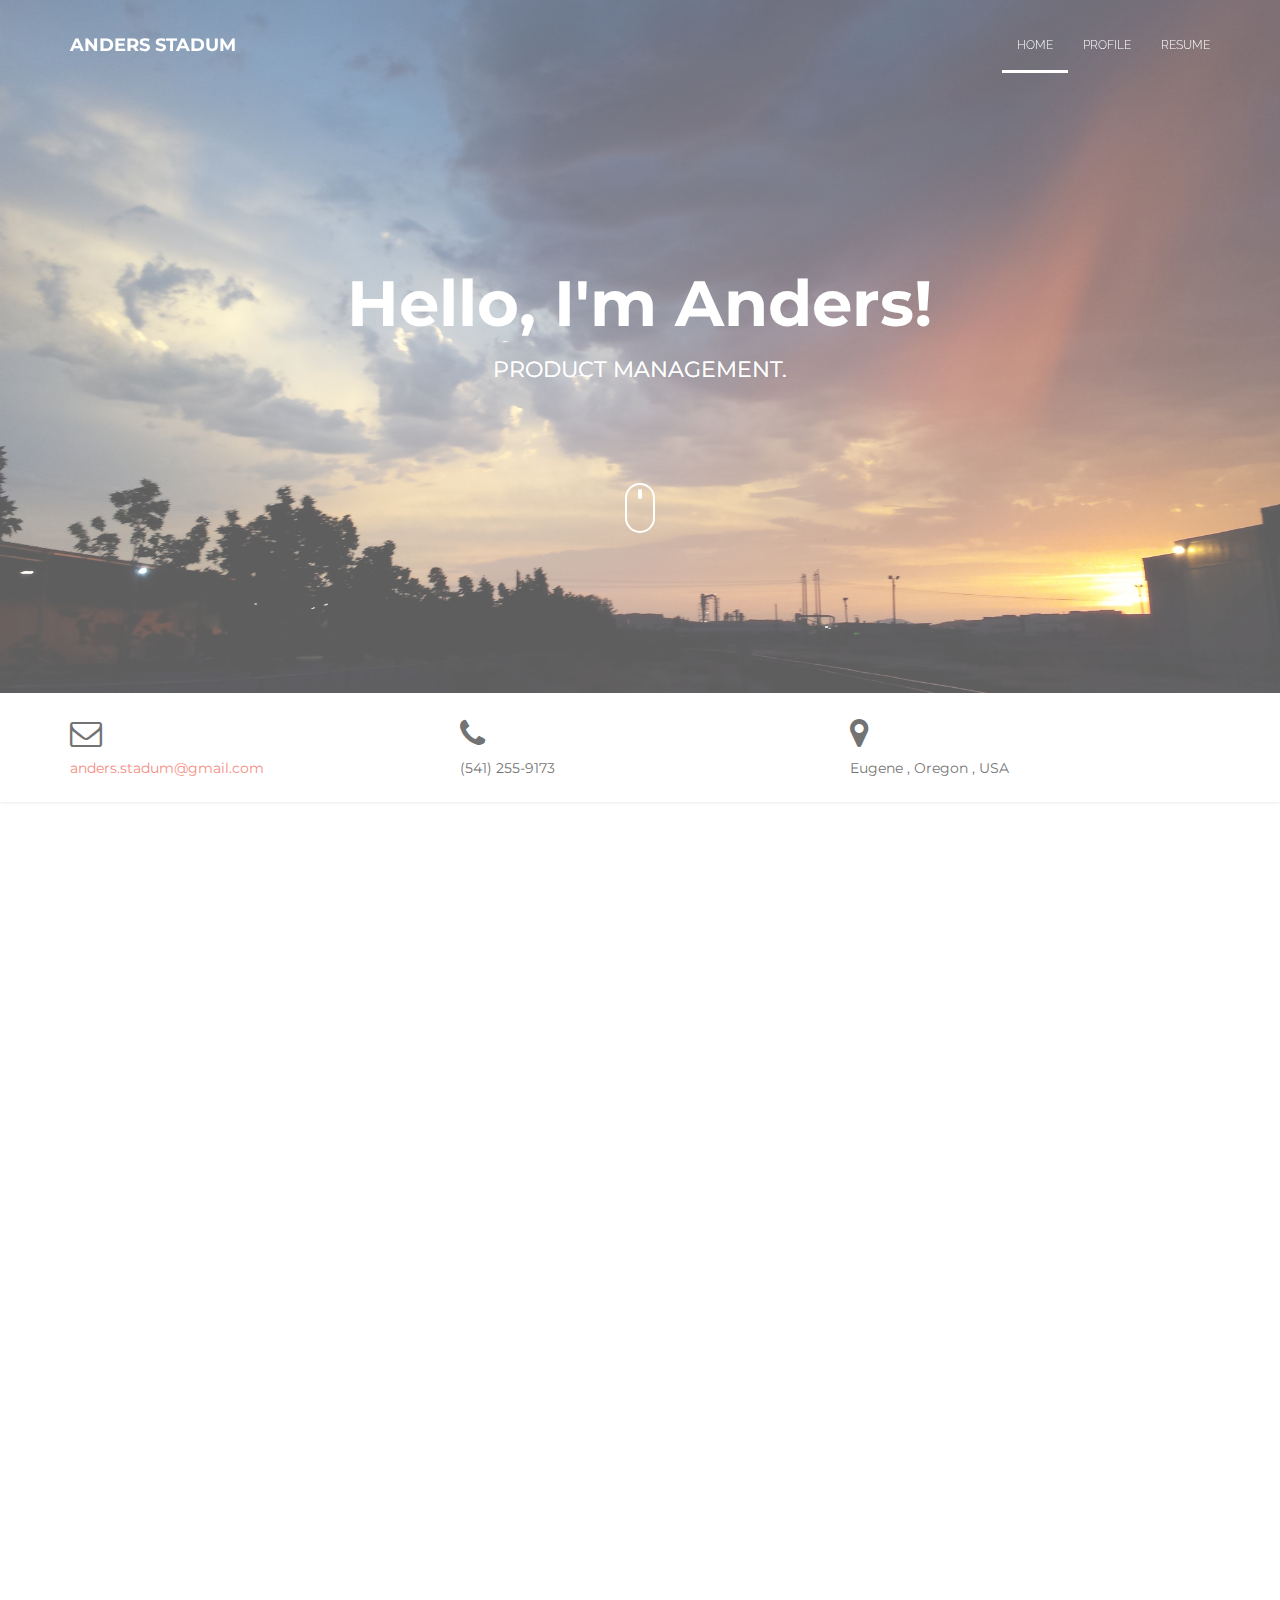
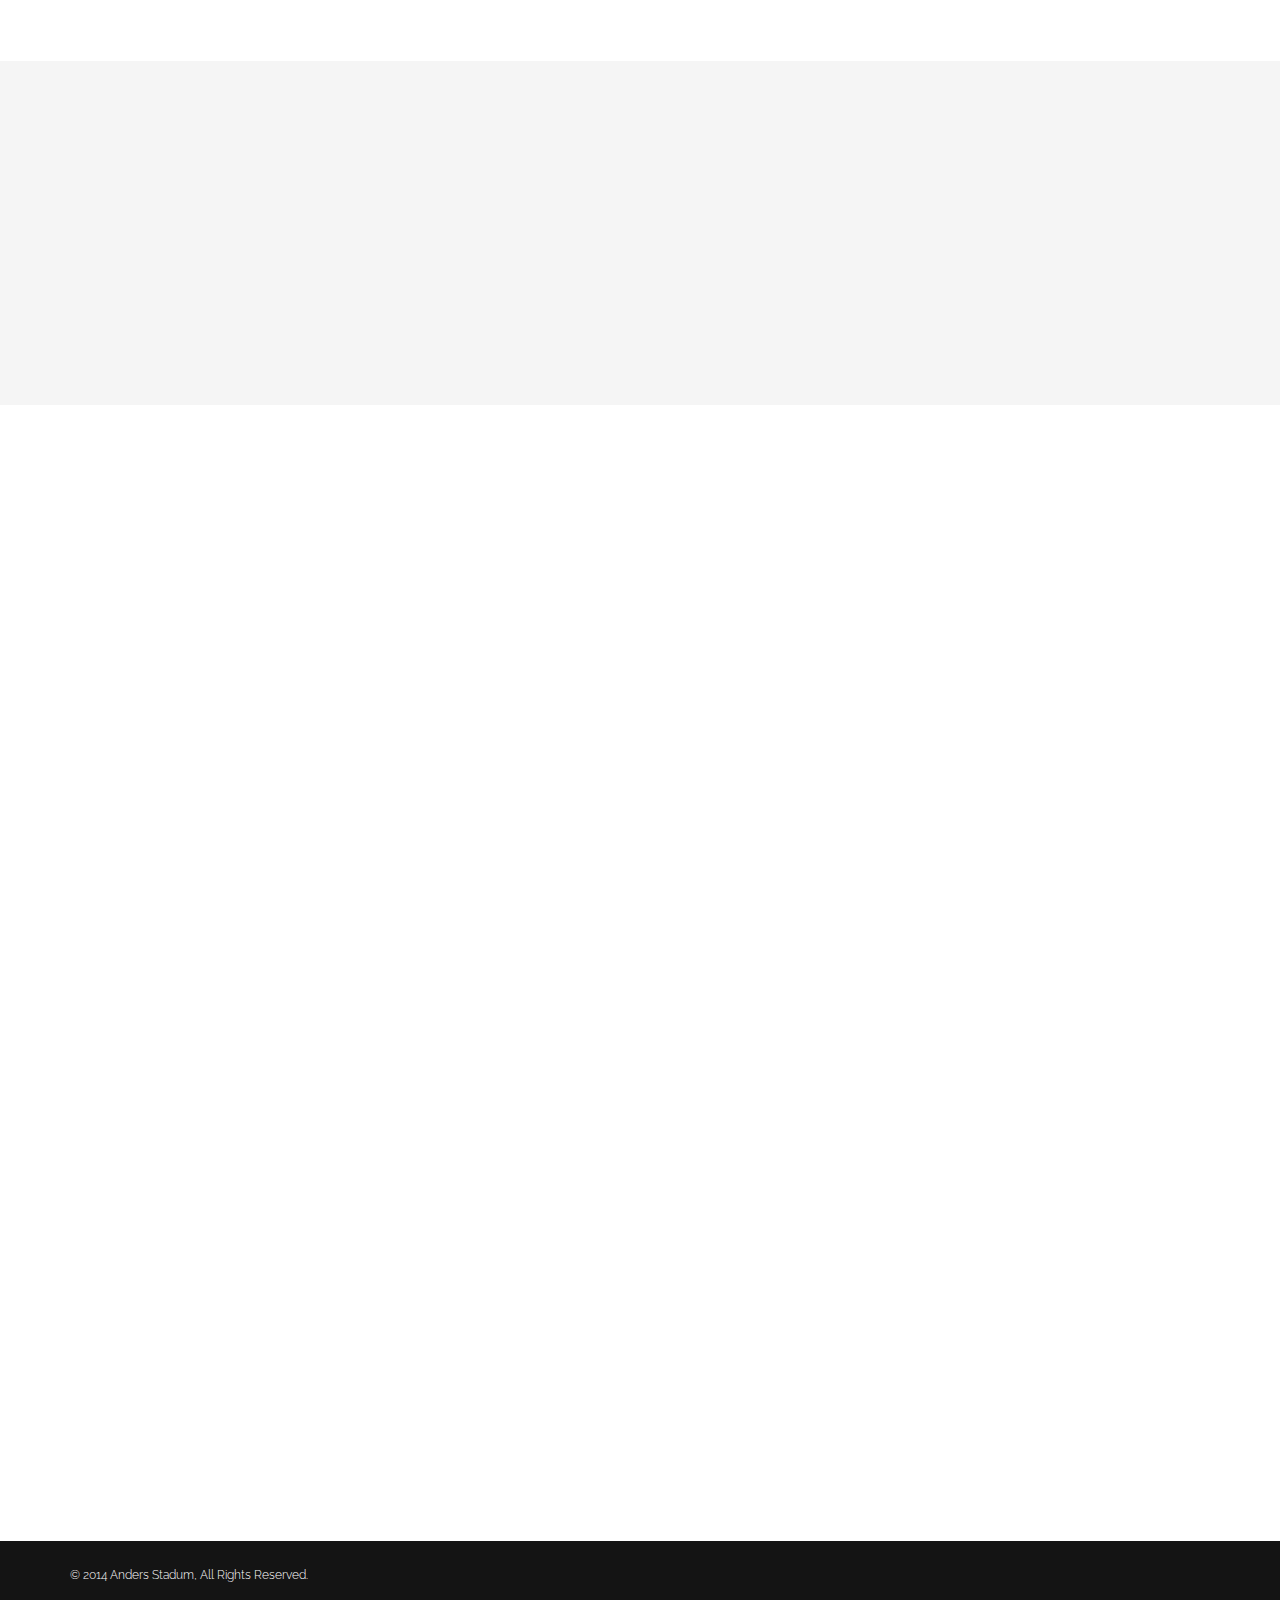
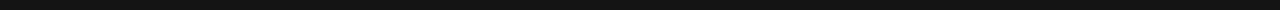
<file: webpro/Site/Image/index.html>
﻿<!DOCTYPE html>
<html lang="en">
<head>
	<meta charset="UTF-8">
	<meta name="viewport" content="width=device-width, initial-scale=1.0">
	<meta name="description" content="">
	<meta name="author" content="">

	<title>AStadum- Resume Portfolio</title>

	<!-- CSS -->
	<!-- Bootstrap core CSS -->
	<link href="assets/bootstrap/css/bootstrap.min.css" rel="stylesheet" media="screen">

	<!-- Owl Carousel -->
	<link href="assets/css/owl.theme.css" rel="stylesheet">
	<link href="assets/css/owl.carousel.css" rel="stylesheet">

	<!-- Magnific-popup lightbox -->
	<link href="assets/css/magnific-popup.css" rel="stylesheet">

	<!-- Simple text rotator -->
	<link href="assets/css/simpletextrotator.css" rel="stylesheet">

	<!-- Font Awesome CSS -->
	<link href="assets/css/font-awesome.min.css" rel="stylesheet" media="screen">

	<!-- Animate css -->
	<link href="assets/css/animate.css" rel="stylesheet">

	<!-- Custom styles CSS -->
	<link href="assets/css/style.css" rel="stylesheet" media="screen">
</head>
<body>

	<div class="wrapper">

		<!-- Preloader -->

		<div id="preloader">
			<div id="status">
				<div class="status-mes"><h4>Anders Stadum</h4></div>
			</div>
		</div>

		<!-- Navigation start -->

		<nav class="navbar navbar-custom navbar-fixed-top" role="navigation">
			<div class="container">

				<!-- Brand and toggle get grouped for better mobile display -->
				<div class="navbar-header">
					<button type="button" class="navbar-toggle" data-toggle="collapse" data-target="#bs-example-navbar-collapse-1">
						<span class="sr-only">Toggle navigation</span>
						<span class="icon-bar"></span>
						<span class="icon-bar"></span>
						<span class="icon-bar"></span>
					</button>
					<a class="navbar-brand" href="#">Anders Stadum</a>
				</div>

				<!-- Collect the nav links, forms, and other content for toggling -->
				<div class="collapse navbar-collapse" id="bs-example-navbar-collapse-1">
					<ul class="nav navbar-nav navbar-right">
						<li><a href="#intro">home</a></li>
						<li><a href="#profile">Profile</a></li>
						<li><a href="#resume">Resume</a></li>
					</ul>
				</div>

			</div>
		</nav>

		<!-- Navigation end -->

		<!-- Intro section start -->

		<section id="intro" class="section">

			<div class="container">

				<div class="row">

					<div class="col-md-12">

						<div class="hello wow bounceInDown">
							<h1>Hello, I'm Anders!</h1>
							<h3><span class="rotate">Product Management. | Operations. | Information Security.</span></h3>
						</div>

						<a href="#profile">
							<div class="mouse-icon">
								<div class="wheel"></div>
							</div>
						</a>

					</div>

				</div><!-- .row -->

			</div><!-- .container -->

		</section>

		<!-- Intro section end -->

		<!-- Profile contact callout section -->

		<section id="profile-contact">

			<div class="container">

				<div class="row">

					<div class="col-sm-4 wow bounceInLeft">
						<div class="profile-item">
							<i class="fa fa-envelope-o"></i>
							<h5><a href="#">anders.stadum@gmail.com</a></h5>
						</div>
					</div>

					<div class="col-sm-4 wow bounceInUp">
						<div class="profile-item">
							<i class="fa fa-phone"></i>
							<h5>(541) 255-9173</h5>
						</div>
					</div>

					<div class="col-sm-4 wow bounceInRight">
						<div class="profile-item">
							<i class="fa fa-map-marker"></i>
							<h5>Eugene , Oregon , USA</h5>
						</div>
					</div>

				</div><!-- .row -->

			</div><!-- .container -->

		</section>

		<!-- Profile contact callout section -->

		<!-- Profile section start -->

		<section id="profile" class="section">

			<div class="container">

				<div class="row">

					<div class="col-md-12 headline wow bounceInDown">
						<h2>Anders Stadum</h2>
						<p>Product Management. Operations. Information Security.</p>
					</div>

					<div class="col-md-3 col-sm-6 hidden-xs wow bounceInLeft">
						<img class="avatar" src="assets/images/photo.jpg" alt="">
					</div>

					<div class="col-md-3 col-sm-6 wow bounceInUp">

						<div class="profile-widget">
							<h3>Skillset</h3>

							<h5>UX Design</h5>
							<div class="skill-bar">
								<div class="skill-rate-on"></div>
								<div class="skill-rate-on"></div>
								<div class="skill-rate-off"></div>
								<div class="skill-rate-off"></div>
							</div>

							<h5>HTML / CSS3 / SASS</h5>
							<div class="skill-bar">
								<div class="skill-rate-on"></div>
								<div class="skill-rate-on"></div>
								<div class="skill-rate-off"></div>
								<div class="skill-rate-off"></div>
							</div>

							<h5>Project Management</h5>
							<div class="skill-bar">
								<div class="skill-rate-on"></div>
								<div class="skill-rate-on"></div>
								<div class="skill-rate-on"></div>
								<div class="skill-rate-on"></div>
							</div>

							<h5>Web Application Pen Testing</h5>
							<div class="skill-bar">
								<div class="skill-rate-on"></div>
								<div class="skill-rate-on"></div>
								<div class="skill-rate-off"></div>
								<div class="skill-rate-off"></div>
							</div>
						</div>

						<div class="profile-widget">
							<h3>Social Profiles</h3>
							<ul class="widget-social">
								<li><a href="https://www.facebook.com/dersy32"><i class="fa fa-facebook fa-fw"></i></a></li>
								<li><a href="https://github.com/AStadum"><i class="fa fa-github-alt"></i></a></li>
								<li><a href="https://twitter.com/astadum"><i class="fa fa-twitter"></i></a></li>
								<li><a href="https://www.linkedin.com/pub/anders-stadum/72/554/579"><i class="fa fa-linkedin"></i></a></li>
							</ul>
						</div>

					</div><!-- .col-md-3 -->

					<div class="col-md-6 col-sm-12 wow bounceInRight">
						<h3>Profesional Profile</h3>
						<p>"Luck is when preparation meets opportunity."  -Seneca </p>

						<p>Product management, information security, and entrepreneurial endeavors are my current fascinations.   Coming from a technical background, my strengths in secure software development mesh well with my extroverted personality.</p>

						<p>I enjoy leading diverse medium-sized groups through the product life cycle and ultimately obtaining customer satisfaction. What I lack in experience, I make up for in enthusiasm, critical thinking, and coachability. A healthy level of optimism combined with calibrated decision making is a deadly combination.</p>
					</div>

				</div><!-- .row -->

			</div><!-- .container -->

		</section>

		<!-- Profile section end -->

		<!-- Callout section start -->

		<section id="stats" class="callout">

			<div class="container">

				<div class="row">

					<div class="col-md-3 col-sm-12 hidden-xs wow bounceInLeft">
						<h3>My Stats</h3>
					</div>

					<div class="col-md-3 col-sm-4 wow bounceInDown">
						<div class="stat">
							<div class="stat-icon">
								<h2><i class="fa fa-coffee hidden-xs"></i><span class="timer" data-to="32"></span></h2>
							</div>
							<h3>Cup of coffee</h3>
						</div>
					</div>

					<div class="col-md-3 col-sm-4 wow bounceInUp">
						<div class="stat">
							<div class="stat-icon">
								<h2><i class="fa fa-code hidden-xs"></i><span class="timer" data-to="999"></span></h2>
							</div>
							<h3>Line of code</h3>
						</div>
					</div>

					<div class="col-md-3 col-sm-4 wow bounceInRight">
						<div class="stat">
							<div class="stat-icon">
								<h2><i class="fa fa-child hidden-xs"></i><span class="timer" data-to="300"></span>+</h2>
							</div>
							<h3>Happy customers</h3>
						</div>
					</div>

				</div><!-- .row -->

			</div><!-- .container -->

		</section>

		<!-- Callout section end -->

		<!-- Services section start -->


		<!-- Callout section end -->

		<!-- Resume section start -->

		<section id="resume" class="section">

			<div class="container">

				<div class="row">

					<div class="col-md-12 headline wow bounceInDown">
						<h2>Resume</h2>
						<p>My education and experience.</p>
					</div>

				</div><!-- .row -->

				<div class="row resume-items">

					<div class="col-md-3 wow bounceInLeft">
						<h3>Education</h3>
					</div>

					<div class="col-md-6 col-sm-8 resume-item wow bounceInUp">
						<h4>Computer science</h4>
						<p>I went the computer science route because I enjoy a challenge! My main focus' were on software development and information security</p>
						<hr class="hidden-xs">
					</div>

					<div class="col-md-3 col-sm-4 resume-place wow bounceInRight">
						<h4><i class="fa fa-suitcase"></i> University of Oregon</h4>
						<i class="fa fa-calendar"></i> 2013 - 2015
						<hr class="visible-xs">
					</div>


				</div><!-- .row -->

				<div class="row resume-items">

					<div class="col-md-3 wow bounceInLeft">
						<h3>Experience</h3>
					</div>

					<div class="col-md-6 col-sm-8 resume-item wow bounceInUp">
						<h4>Tech Desk Consultant 2</h4>
						<p>Provides real time technical support for current students, faculty, and staff through a variety of contact points including walk-ins, incoming calls, email, and web requests. Acts as second level support, responsible for technically difficult end-user requests, hardware/software specific items, and the coordination of resources to resolve customer issues, ensuring appropriate customer services levels are met. Contributes to the completion of specific programs and projects, including executing training for Technology Service Desk analysts on specific technology issues; creating and maintaining training documentation.</p>
						<hr class="hidden-xs">
					</div>

					<div class="col-md-3 col-sm-4 resume-place wow bounceInRight">
						<h4><i class="fa fa-suitcase"></i> University of Oregon</h4>
						<i class="fa fa-calendar"></i> 2013 - 2014
						<hr class="visible-xs">
					</div>

					<div class="col-md-6 col-md-offset-3 col-sm-8 resume-item wow bounceInUp">
						<h4>Manager / Banquet Server</h4>
						<p>Began employment as a locker room attendant. After a few months, took on a role in food and beverage; beginning with busing, dishwashing, and prep-cooking. Within a few weeks, was promoted to a banquet server and ended the duration of my employment as a club manager-on-duty where I assisted with club operations and membership sales as well as employee training and supervision. </p>
						<hr class="hidden-xs">
					</div>

					<div class="col-md-3 col-sm-4 resume-place wow bounceInRight">
						<h4><i class="fa fa-suitcase"></i> Downtown Athletic Club</h4>
						<i class="fa fa-calendar"></i> 2009 - 2013
						<hr class="visible-xs">
					</div>

				</div><!-- .row -->

				<div class="row">

					<div class="col-md-6 col-md-offset-3 wow bounceInUp">
						<a href="assets/images/Anders_CV.pdf" class="btn btn-default btn-custom-2"><i class="fa fa-cloud-download icon-before"></i> Download CV</a>
					</div>

				</div><!-- .row -->

			</div><!-- .container -->

		</section>

		<!-- Resume section end -->

		<!-- Callout section start -->

		

		<!-- Callout section end -->

		<!-- Portfolio section start -->



		<!-- Portfolio section end -->

		<!-- Contact section start -->

		

		<!-- Contact section end -->

		<!-- Footer start -->

		<footer id="footer">

			<div class="container">

				<div class="row">

					<div class="col-md-12">
						<p class="copy">
							© 2014 Anders Stadum, All Rights Reserved.
						</p>
					</div>

				</div><!-- .row -->

			</div><!-- .container -->

		</footer>

		<!-- Footer end -->

	</div><!-- .wrapper -->

	<!-- Javascript files -->
	<!-- jQuery -->
	<script src="assets/js/jquery-1.11.0.min.js"></script>
	<!-- Bootstrap JS -->
	<script src="assets/bootstrap/js/bootstrap.min.js"></script>
	<!-- Background slider -->
	<script src="assets/js/jquery.backstretch.min.js"></script>
	<!-- OwlCarousel -->
	<script src="assets/js/owl.carousel.min.js"></script>
	<!-- Modal for portfolio -->
	<script src="assets/js/jquery.magnific-popup.min.js"></script>
	<!-- Text rotator -->
	<script src="assets/js/jquery.simple-text-rotator.min.js"></script>
	<!-- Waypoints -->
	<script src="assets/js/jquery.waypoints.js"></script>
	<!-- CountTo  -->
	<script src="assets/js/jquery.countTo.js"></script>
	<!-- WOW - Reveal Animations When You Scroll -->
	<script src="assets/js/wow.min.js"></script>   
	<!-- Smooth scroll -->
	<script src="assets/js/smoothscroll.js"></script>
	<!-- Fitvids -->
	<script src="assets/js/jquery.fitvids.js"></script>
	<!-- Custom scripts -->
	<script src="assets/js/custom.js"></script>

</body>
</html>
</file>
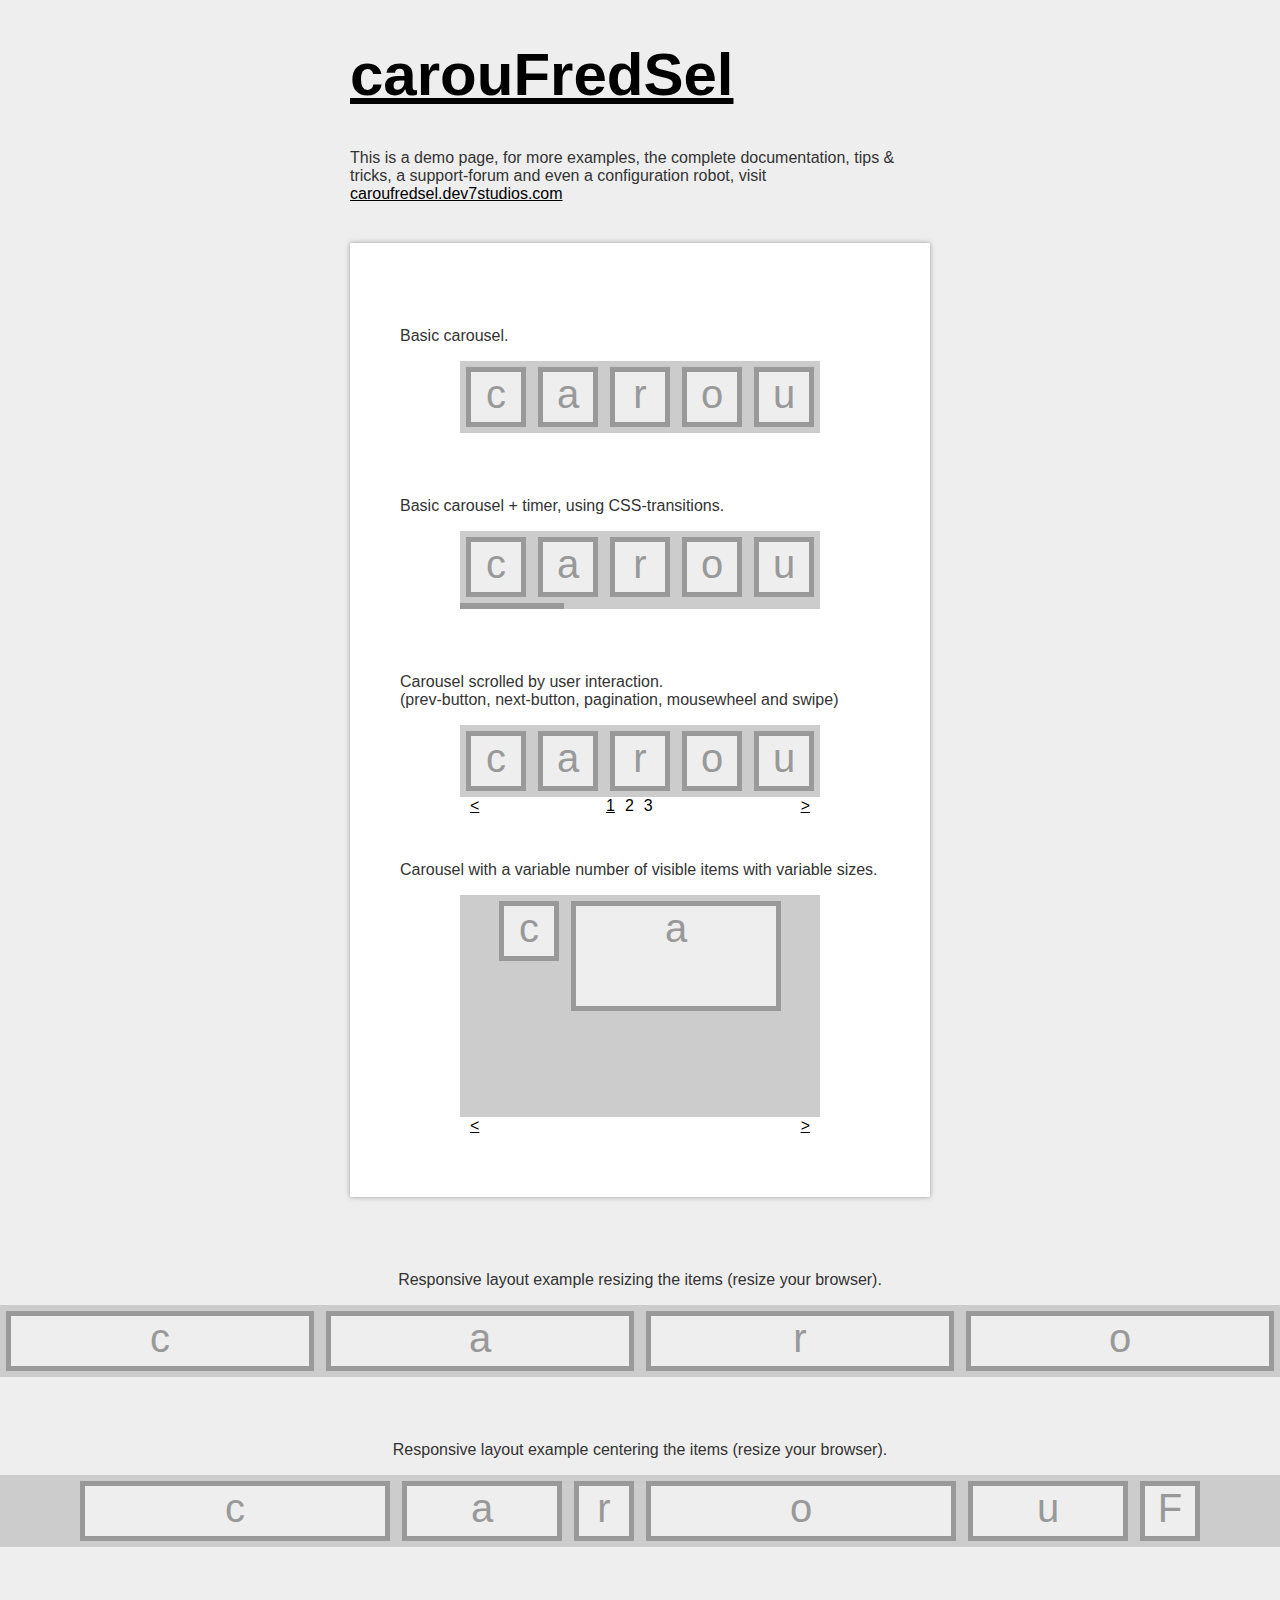
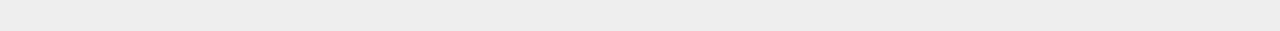
<file: assets/images/site/assets/plugins/carouFredSel/index.html>
<!DOCTYPE html PUBLIC "-//W3C//DTD XHTML 1.0 Transitional//EN" "http://www.w3.org/TR/xhtml1/DTD/xhtml1-transitional.dtd">
<html xmlns="http://www.w3.org/1999/xhtml">
	<head>
		<meta http-equiv="content-type" content="text/html;charset=iso-8859-1" />
		<meta name="author" content="caroufredsel.dev7studios.com" />

		<title>carouFredSel: a circular, responsive jQuery carousel</title>

		<!-- include jQuery + carouFredSel plugin -->
		<script type="text/javascript" language="javascript" src="jquery-1.8.2.min.js"></script>
		<script type="text/javascript" language="javascript" src="jquery.carouFredSel-6.2.1-packed.js"></script>

		<!-- optionally include helper plugins -->
		<script type="text/javascript" language="javascript" src="helper-plugins/jquery.mousewheel.min.js"></script>
		<script type="text/javascript" language="javascript" src="helper-plugins/jquery.touchSwipe.min.js"></script>
		<script type="text/javascript" language="javascript" src="helper-plugins/jquery.transit.min.js"></script>
		<script type="text/javascript" language="javascript" src="helper-plugins/jquery.ba-throttle-debounce.min.js"></script>

		<!-- fire plugin onDocumentReady -->
		<script type="text/javascript" language="javascript">
			$(function() {

				//	Basic carousel, no options
				$('#foo0').carouFredSel();

				//	Basic carousel + timer, using CSS-transitions
				$('#foo1').carouFredSel({
					auto: {
						pauseOnHover: 'resume',
						progress: '#timer1'
					}
				}, {
					transition: true
				});

				//	Scrolled by user interaction
				$('#foo2').carouFredSel({
					auto: false,
					prev: '#prev2',
					next: '#next2',
					pagination: "#pager2",
					mousewheel: true,
					swipe: {
						onMouse: true,
						onTouch: true
					}
				});

				//	Variable number of visible items with variable sizes
				$('#foo3').carouFredSel({
					width: 360,
					height: 'auto',
					prev: '#prev3',
					next: '#next3',
					auto: false
				});

				//	Responsive layout, resizing the items
				$('#foo4').carouFredSel({
					responsive: true,
					width: '100%',
					scroll: 2,
					items: {
						width: 400,
					//	height: '30%',	//	optionally resize item-height
						visible: {
							min: 2,
							max: 6
						}
					}
				});

				//	Fuild layout, centering the items
				$('#foo5').carouFredSel({
					width: '100%',
					scroll: 2
				});

			});
		</script>

		<style type="text/css" media="all">
			html, body {
				padding: 0;
				margin: 0;
			}
			body, div, p {
				font-family: Arial, Helvetica, Verdana;
				color: #333;
			}
			body {
				background-color: #eee;
			}
			h1 {
				font-size: 60px;
			}
			a, a:link, a:active, a:visited {
				color: black;
				text-decoration: underline;
			}
			a:hover {
				color: #9E1F63;
			}
			#intro {
				width: 580px;
				margin: 0 auto;
			}
			.wrapper {
				background-color: white;
				width: 480px;
				margin: 40px auto;
				padding: 50px;
				box-shadow: 0 0 5px #999;
			}
			.list_carousel {
				background-color: #ccc;
				margin: 0 0 30px 60px;
				width: 360px;
			}
			.list_carousel ul {
				margin: 0;
				padding: 0;
				list-style: none;
				display: block;
			}
			.list_carousel li {
				font-size: 40px;
				color: #999;
				text-align: center;
				background-color: #eee;
				border: 5px solid #999;
				width: 50px;
				height: 50px;
				padding: 0;
				margin: 6px;
				display: block;
				float: left;
			}
			.list_carousel.responsive {
				width: auto;
				margin-left: 0;
			}
			.clearfix {
				float: none;
				clear: both;
			}
			.prev {
				float: left;
				margin-left: 10px;
			}
			.next {
				float: right;
				margin-right: 10px;
			}
			.pager {
				float: left;
				width: 300px;
				text-align: center;
			}
			.pager a {
				margin: 0 5px;
				text-decoration: none;
			}
			.pager a.selected {
				text-decoration: underline;
			}
			.timer {
				background-color: #999;
				height: 6px;
				width: 0px;
			}
		</style>
	</head>
	<body>

		<div id="intro">
			<h1><a href="http://caroufredsel.dev7studios.com">carouFredSel</a></h1>
			<p>This is a demo page, for more examples, the complete documentation, tips &amp; tricks, a support-forum and even a configuration robot, visit <a href="http://caroufredsel.dev7studios.com">caroufredsel.dev7studios.com</a></p>
		</div>

		<div class="wrapper">
			<br />


			<p>Basic carousel.</p>
			<div class="list_carousel">
				<ul id="foo0">
					<li>c</li>
					<li>a</li>
					<li>r</li>
					<li>o</li>
					<li>u</li>
					<li>F</li>
					<li>r</li>
					<li>e</li>
					<li>d</li>
					<li>S</li>
					<li>e</li>
					<li>l</li>
					<li> </li>
				</ul>
				<div class="clearfix"></div>
			</div>
			<br />


			<p>Basic carousel + timer, using CSS-transitions.</p>
			<div class="list_carousel">
				<ul id="foo1">
					<li>c</li>
					<li>a</li>
					<li>r</li>
					<li>o</li>
					<li>u</li>
					<li>F</li>
					<li>r</li>
					<li>e</li>
					<li>d</li>
					<li>S</li>
					<li>e</li>
					<li>l</li>
					<li> </li>
				</ul>
				<div class="clearfix"></div>
				<div id="timer1" class="timer"></div>
			</div>
			<br />


			<p>Carousel scrolled by user interaction.<br />
				(prev-button, next-button, pagination, mousewheel and swipe)</p>
			<div class="list_carousel">
				<ul id="foo2">
					<li>c</li>
					<li>a</li>
					<li>r</li>
					<li>o</li>
					<li>u</li>
					<li>F</li>
					<li>r</li>
					<li>e</li>
					<li>d</li>
					<li>S</li>
					<li>e</li>
					<li>l</li>
					<li> </li>
				</ul>
				<div class="clearfix"></div>
				<a id="prev2" class="prev" href="#">&lt;</a>
				<a id="next2" class="next" href="#">&gt;</a>
				<div id="pager2" class="pager"></div>
			</div>
			<br />


			<p>Carousel with a variable number of visible items with variable sizes.</p>
			<div class="list_carousel">
				<ul id="foo3">
					<li style="width: 50px; height: 50px;">c</li>
					<li style="width: 200px; height: 100px;">a</li>
					<li style="width: 50px; height: 150px;">r</li>
					<li style="width: 50px; height: 200px;">o</li>
					<li style="width: 50px; height: 150px;">u</li>
					<li style="width: 100px; height: 100px;">F</li>
					<li style="width: 250px; height: 50px;">r</li>
					<li style="width: 150px; height: 100px;">e</li>
					<li style="width: 150px; height: 150px;">d</li>
					<li style="width: 50px; height: 200px;">S</li>
					<li style="width: 100px; height: 150px;">e</li>
					<li style="width: 150px; height: 100px;">l</li>
					<li style="width: 200px; height: 50px;"> </li>
				</ul>
				<div class="clearfix"></div>
				<a id="prev3" class="prev" href="#">&lt;</a>
				<a id="next3" class="next" href="#">&gt;</a>
			</div>
		</div>
		<br />


		<p style="text-align: center;">Responsive layout example resizing the items (resize your browser).</p>
		<div class="list_carousel responsive">
			<ul id="foo4">
				<li>c</li>
				<li>a</li>
				<li>r</li>
				<li>o</li>
				<li>u</li>
				<li>F</li>
				<li>r</li>
				<li>e</li>
				<li>d</li>
				<li>S</li>
				<li>e</li>
				<li>l</li>
				<li> </li>
			</ul>
			<div class="clearfix"></div>
		</div>
		<br />


		<p style="text-align: center;">Responsive layout example centering the items (resize your browser).</p>
		<div class="list_carousel responsive" >
			<ul id="foo5">
				<li style="width: 300px;">c</li>
				<li style="width: 150px;">a</li>
				<li>r</li>
				<li style="width: 300px;">o</li>
				<li style="width: 150px;">u</li>
				<li>F</li>
				<li style="width: 300px;">r</li>
				<li style="width: 150px;">e</li>
				<li>d</li>
				<li style="width: 400px;">S</li>
				<li style="width: 150px;">e</li>
				<li>l</li>
				<li> </li>
			</ul>
			<div class="clearfix"></div>
		</div>
		<br />


		<br />
		<br />
	</body>
</html>
</file>
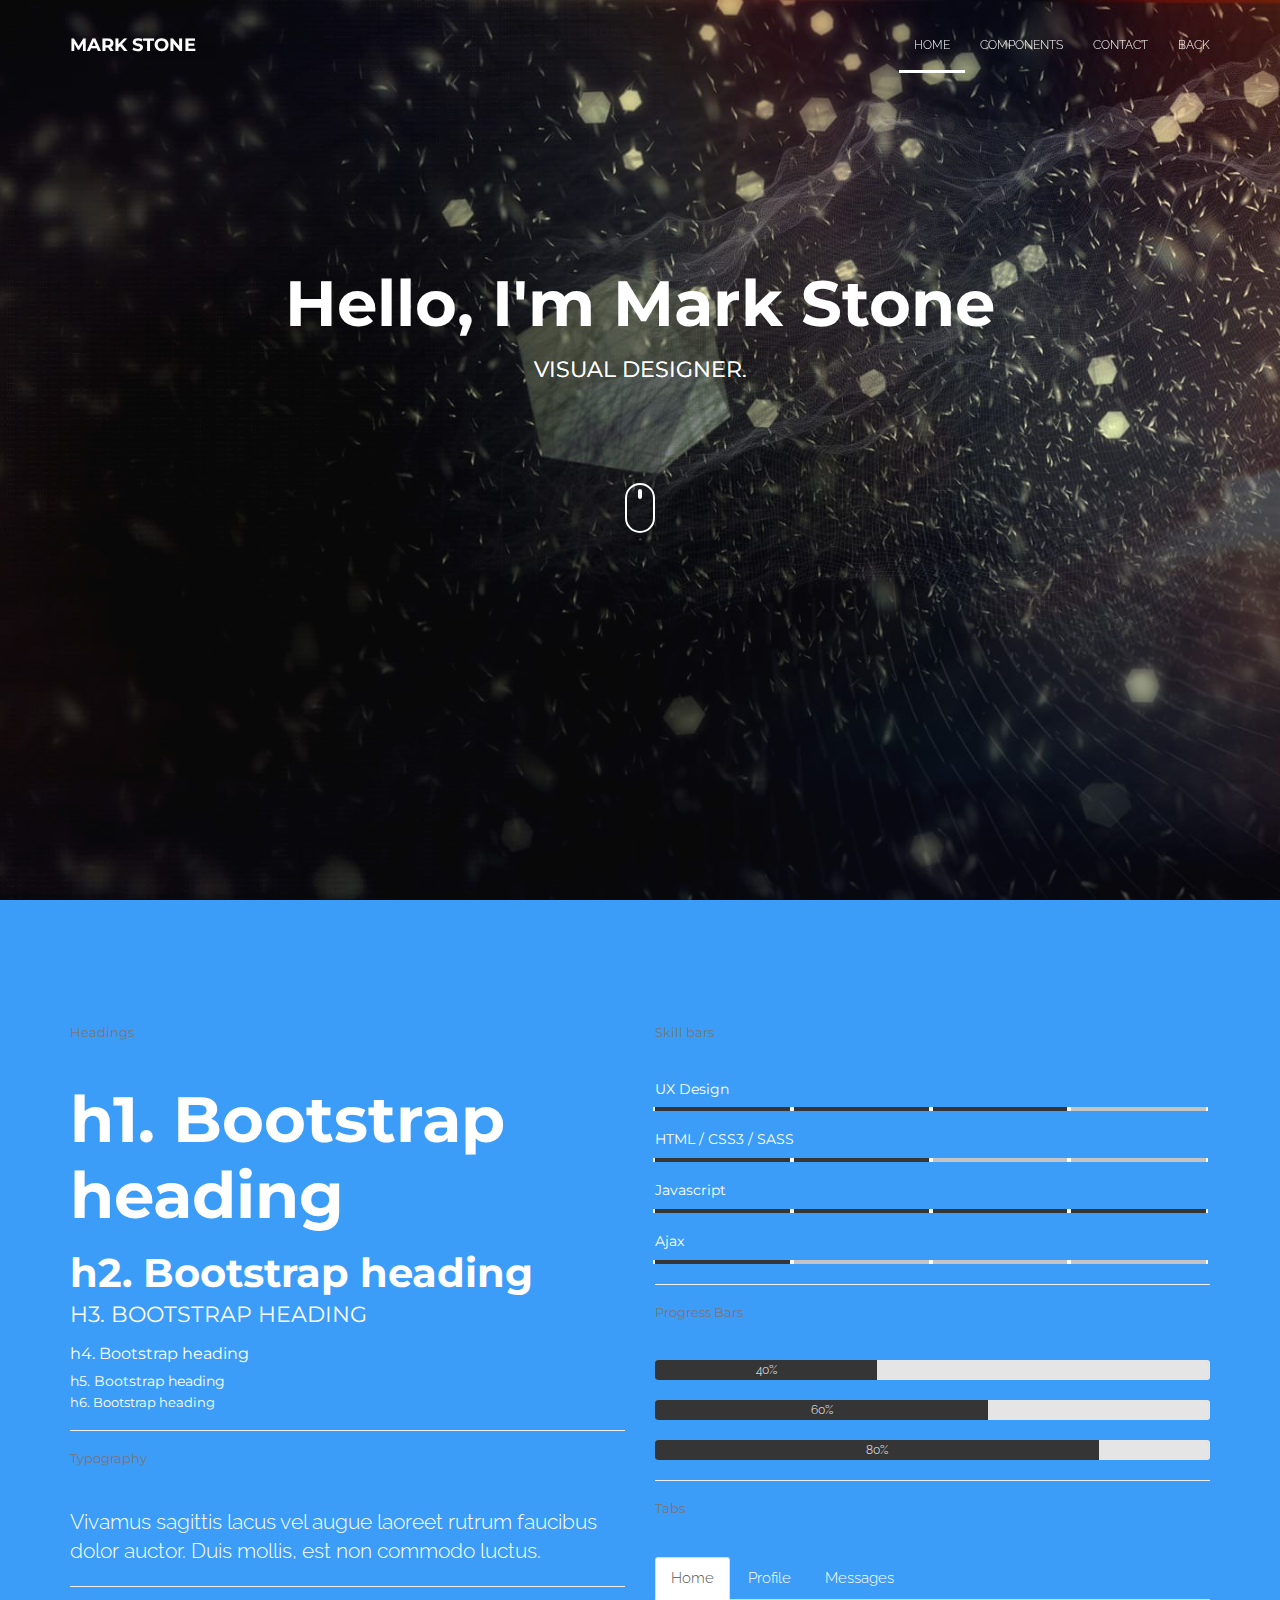
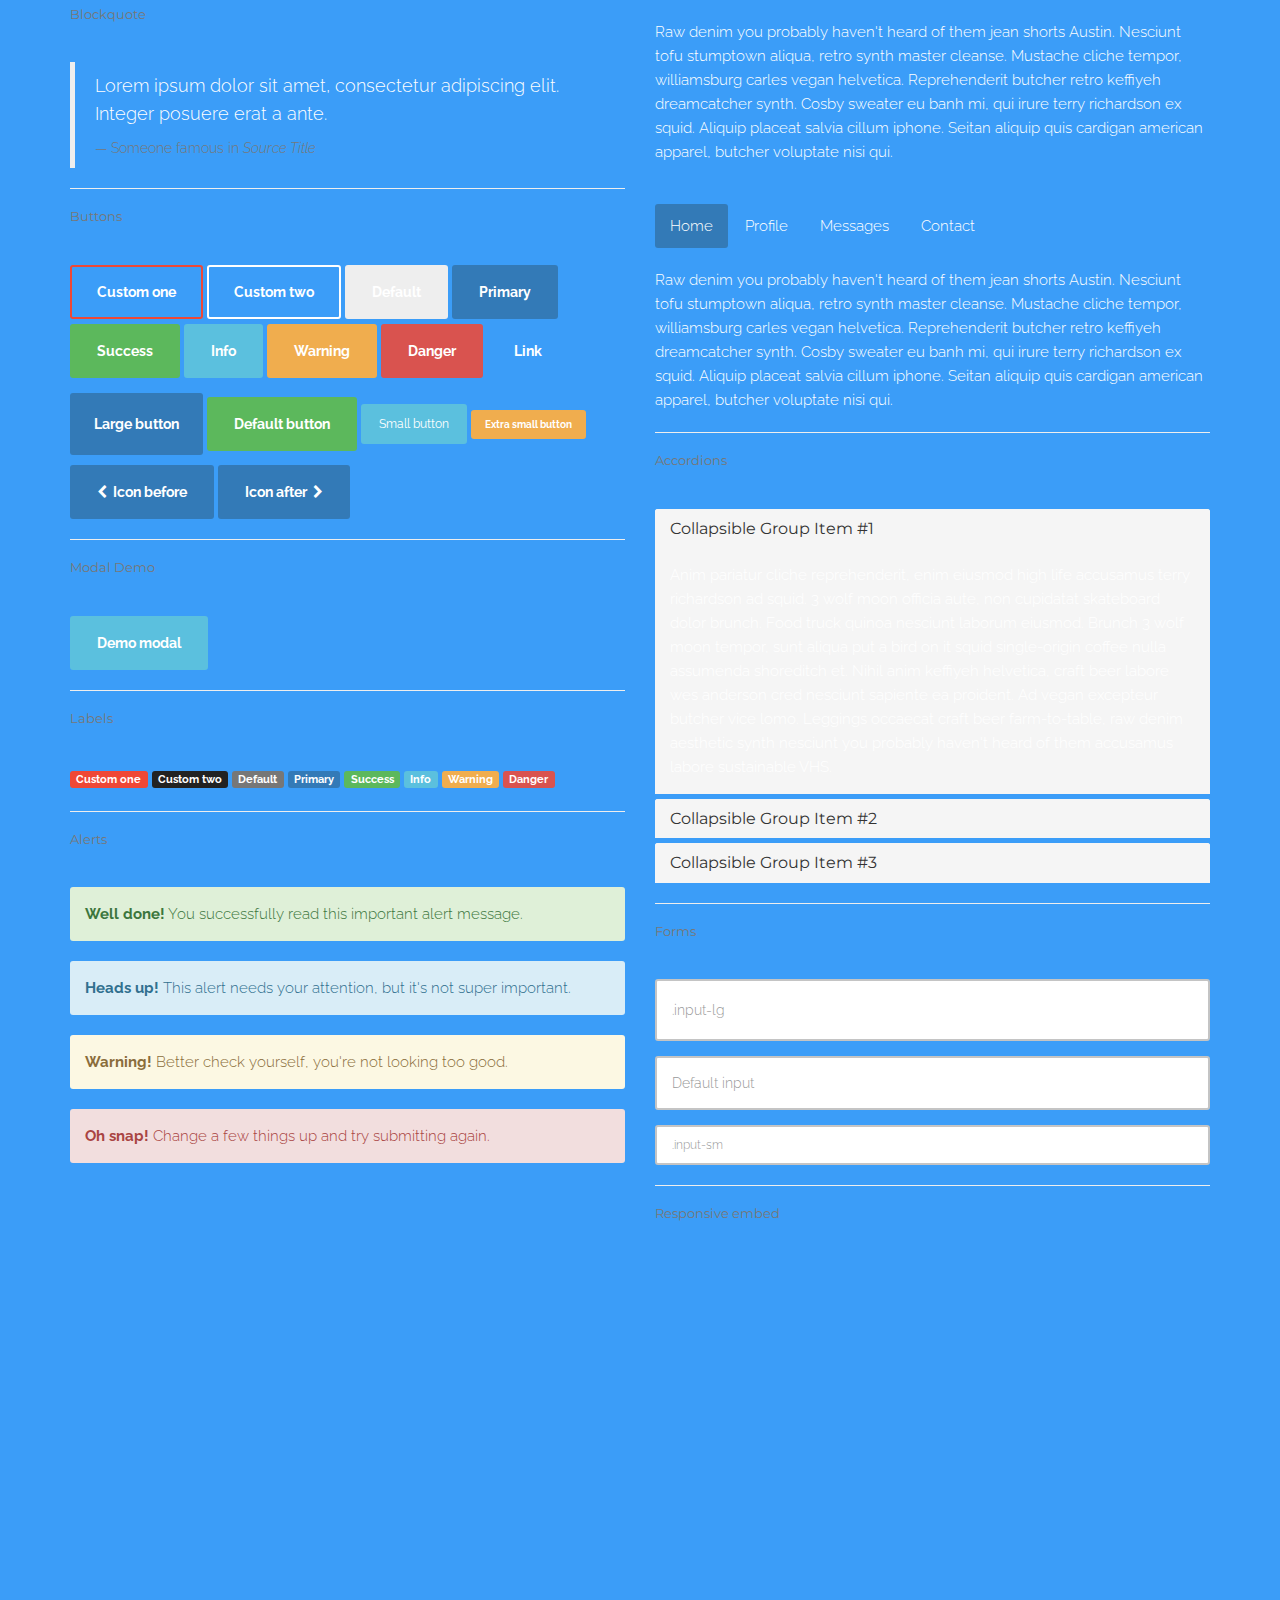
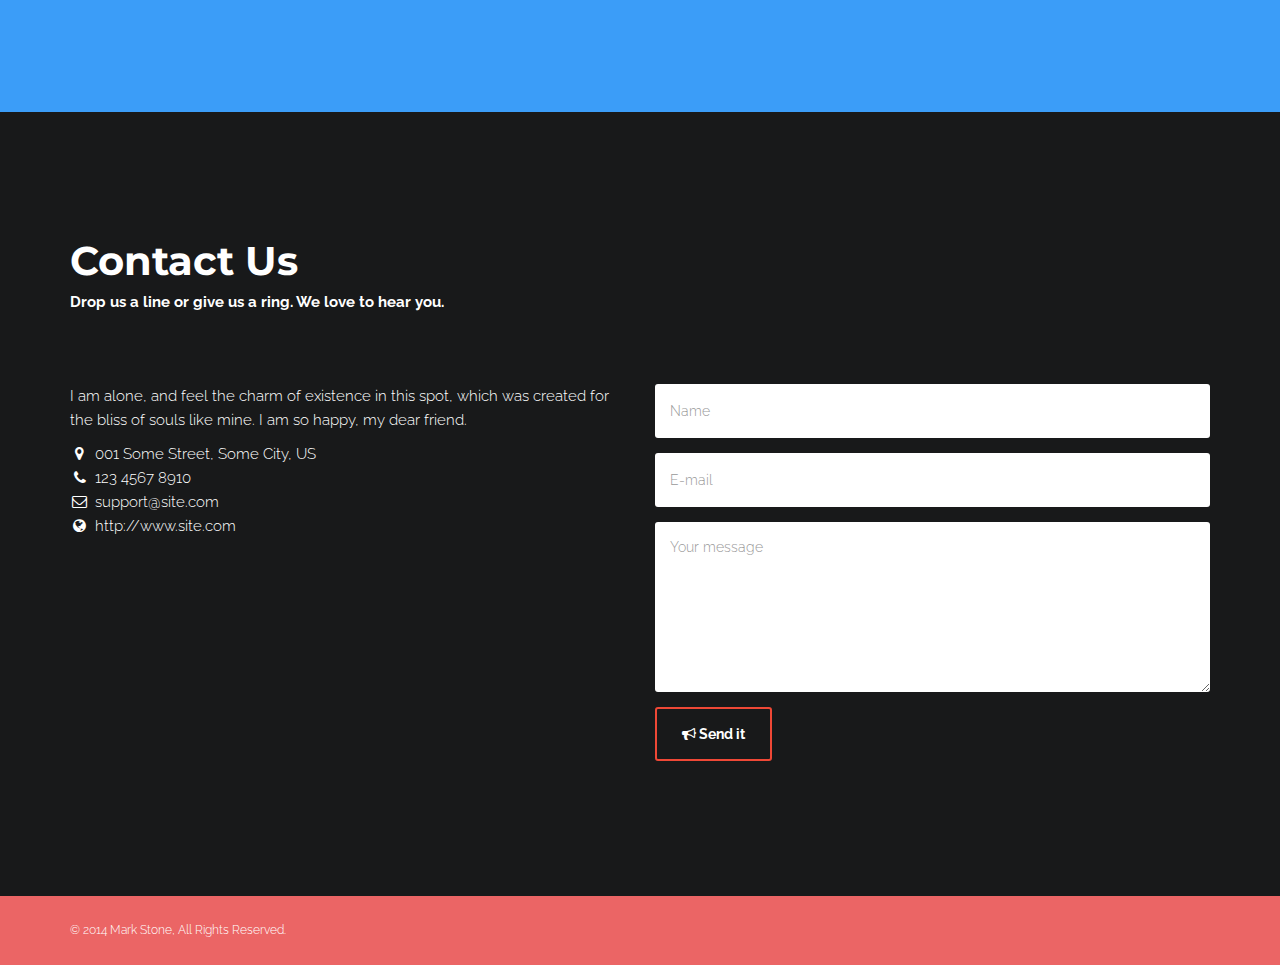
<file: components.html>
﻿<!DOCTYPE html>
<html lang="en">
<head>
	<meta charset="UTF-8">
	<meta name="viewport" content="width=device-width, initial-scale=1.0">
	<meta name="description" content="">
	<meta name="author" content="">

	<title>Components</title>

	<!-- CSS -->
	<!-- Bootstrap core CSS -->
	<link href="assets/bootstrap/css/bootstrap.min.css" rel="stylesheet" media="screen">

	<!-- Owl Carousel -->
	<link href="assets/css/owl.theme.css" rel="stylesheet">
	<link href="assets/css/owl.carousel.css" rel="stylesheet">

	<!-- Magnific-popup lightbox -->
	<link href="assets/css/magnific-popup.css" rel="stylesheet">

	<!-- Simple text rotator -->
	<link href="assets/css/simpletextrotator.css" rel="stylesheet">

	<!-- Font Awesome CSS -->
	<link href="assets/css/font-awesome.min.css" rel="stylesheet" media="screen">

	<!-- Animate css -->
	<link href="assets/css/animate.css" rel="stylesheet">

	<!-- Custom styles CSS -->
	<link href="assets/css/style.css" rel="stylesheet" media="screen">
</head>
<body>

	<div class="wrapper">

		<!-- Preloader -->

		<div id="preloader">
			<div id="status">
				<div class="status-mes"><h4>Mark Stone</h4></div>
			</div>
		</div>

		<!-- Navigation start -->

		<nav class="navbar navbar-custom navbar-fixed-top" role="navigation">
			<div class="container">

				<!-- Brand and toggle get grouped for better mobile display -->
				<div class="navbar-header">
					<button type="button" class="navbar-toggle" data-toggle="collapse" data-target="#bs-example-navbar-collapse-1">
						<span class="sr-only">Toggle navigation</span>
						<span class="icon-bar"></span>
						<span class="icon-bar"></span>
						<span class="icon-bar"></span>
					</button>
					<a class="navbar-brand" href="#">Mark Stone</a>
				</div>

				<!-- Collect the nav links, forms, and other content for toggling -->
				<div class="collapse navbar-collapse" id="bs-example-navbar-collapse-1">
					<ul class="nav navbar-nav navbar-right">
						<li><a href="#intro">home</a></li>
						<li><a href="#components">Components</a></li>
						<li><a href="#contact">Contact</a></li>
						<li><a href="index.html">Back</a></li>
					</ul>
				</div>

			</div>
		</nav>

		<!-- Navigation end -->

		<!-- Intro section start -->

		<section id="intro" class="section">

			<div class="container">

				<div class="row">

					<div class="col-md-12">

						<div class="hello">
							<h1>Hello, I'm Mark Stone</h1>
							<h3><span class="rotate">Visual Designer. | Front-end Developer. | C# Programmer.</span></h3>
						</div>

						<div class="mouse-icon">
							<div class="wheel"></div>
						</div>
						
					</div>

				</div><!-- .row -->

			</div><!-- .container -->

		</section>

		<!-- Intro section end -->

		<!-- Components section start -->

		<section id="components" class="section">

			<div class="container">

				<div class="row">

					<div class="col-md-6">

						<!-- Headings -->
						<h6 class="text-muted long-down">Headings</h6>
						<h1>h1. Bootstrap heading</h1>
						<h2>h2. Bootstrap heading</h2>
						<h3>h3. Bootstrap heading</h3>
						<h4>h4. Bootstrap heading</h4>
						<h5>h5. Bootstrap heading</h5>
						<h6>h6. Bootstrap heading</h6>

						<hr>
						<!-- Typography -->
						<h6 class="text-muted long-down">Typography</h6>

						<p class="lead">Vivamus sagittis lacus vel augue laoreet rutrum faucibus dolor auctor. Duis mollis, est non commodo luctus.</p>

						<hr>
						<!-- Blockquote -->

						<h6 class="text-muted long-down">Blockquote</h6>
						<blockquote>
							<p>Lorem ipsum dolor sit amet, consectetur adipiscing elit. Integer posuere erat a ante.</p>
							<footer>Someone famous in <cite title="Source Title">Source Title</cite></footer>
						</blockquote>

						<hr>

						<!-- Buttons -->

						<h6 class="text-muted long-down">Buttons</h6>

						<p class="btn-list">
							<button type="button" class="btn btn-custom-1">Custom one</button>
							<button type="button" class="btn btn-custom-2">Custom two</button>
							<button type="button" class="btn btn-default">Default</button>
							<button type="button" class="btn btn-primary">Primary</button>
							<button type="button" class="btn btn-success">Success</button>
							<button type="button" class="btn btn-info">Info</button>
							<button type="button" class="btn btn-warning">Warning</button>
							<button type="button" class="btn btn-danger">Danger</button>
							<button type="button" class="btn btn-link">Link</button>
						</p>

						<p>
							<button type="button" class="btn btn-primary btn-lg">Large button</button>
							<button type="button" class="btn btn-success">Default button</button>
							<button type="button" class="btn btn-info btn-sm">Small button</button>
							<button type="button" class="btn btn-warning btn-xs">Extra small button</button>
						</p>

						<p>
							<button type="button" class="btn btn-primary">
								<i class="icon-before fa fa-chevron-left"></i>Icon before
							</button>
							
							<button type="button" class="btn btn-primary">
								Icon after<i class="icon-after fa fa-chevron-right"></i>
							</button>
						</p>

						<hr>
						<!-- Modal Demo -->

						<h6 class="text-muted long-down">Modal Demo</h6>

						<p>
							<!-- Button trigger modal -->
							<button class="btn btn-info " data-toggle="modal" data-target="#myModal">Demo modal</button>
						</p>

						<!-- Modal -->
						<div class="modal fade" id="myModal" tabindex="-1" role="dialog" aria-labelledby="myModalLabel" aria-hidden="true">
							<div class="modal-dialog">
								<div class="modal-content">
									<div class="modal-header">
										<button type="button" class="close" data-dismiss="modal" aria-hidden="true">×</button>
										<h4 class="modal-title" id="myModalLabel">Modal title</h4>
									</div>
									<div class="modal-body">
										...
									</div>
									<div class="modal-footer">
										<button type="button" class="btn btn-default" data-dismiss="modal">Close</button>
										<button type="button" class="btn btn-primary">Save changes</button>
									</div>
								</div>
							</div>
						</div>

						<hr>
						<!-- Labels -->
						<h6 class="text-muted long-down">Labels</h6>

						<p>
							<span class="label label-custom-1">Custom one</span>
							<span class="label label-custom-2">Custom two</span>
							<span class="label label-default">Default</span>
							<span class="label label-primary">Primary</span>
							<span class="label label-success">Success</span>
							<span class="label label-info">Info</span>
							<span class="label label-warning">Warning</span>
							<span class="label label-danger">Danger</span>
						</p>

						<hr>

						<!-- Alerts -->

						<h6 class="text-muted long-down">Alerts</h6>

						<div class="alert alert-success">
							<strong>Well done!</strong> You successfully read this important alert message.
						</div>

						<div class="alert alert-info">
							<strong>Heads up!</strong> This alert needs your attention, but it's not super important.
						</div>

						<div class="alert alert-warning">
							<strong>Warning!</strong> Better check yourself, you're not looking too good.
						</div>

						<div class="alert alert-danger long">
							<strong>Oh snap!</strong> Change a few things up and try submitting again.
						</div>

					</div><!-- .col-md -->

					<!--  -->

					<div class="col-lg-6">

						<h6 class="text-muted long-down">Skill bars</h6>

						<h5>UX Design</h5>
						<div class="skill-bar">
							<div class="skill-rate-on"></div>
							<div class="skill-rate-on"></div>
							<div class="skill-rate-on"></div>
							<div class="skill-rate-off"></div>
						</div>

						<h5>HTML / CSS3 / SASS</h5>
						<div class="skill-bar">
							<div class="skill-rate-on"></div>
							<div class="skill-rate-on"></div>
							<div class="skill-rate-off"></div>
							<div class="skill-rate-off"></div>
						</div>

						<h5>Javascript</h5>
						<div class="skill-bar">
							<div class="skill-rate-on"></div>
							<div class="skill-rate-on"></div>
							<div class="skill-rate-on"></div>
							<div class="skill-rate-on"></div>
						</div>

						<h5>Ajax</h5>
						<div class="skill-bar">
							<div class="skill-rate-on"></div>
							<div class="skill-rate-off"></div>
							<div class="skill-rate-off"></div>
							<div class="skill-rate-off"></div>
						</div>

						<hr>

						<!-- Progress Bars -->

						<h6 class="text-muted long-down">Progress Bars</h6>

						<div class="progress">
							<div class="progress-bar" role="progressbar" aria-valuenow="40" aria-valuemin="0" aria-valuemax="100" style="width: 40%">
								40%
							</div>
						</div>

						<div class="progress">
							<div class="progress-bar" role="progressbar" aria-valuenow="60" aria-valuemin="0" aria-valuemax="100" style="width: 60%;">
								60%
							</div>
						</div>

						<div class="progress">
							<div class="progress-bar" role="progressbar" aria-valuenow="80" aria-valuemin="0" aria-valuemax="100" style="width: 80%;">
								80%
							</div>
						</div>

						<hr>

						<!-- Tabs -->

						<h6 class="text-muted long-down">Tabs</h6>

						<!-- Nav tabs -->
						<ul class="nav nav-tabs">
							<li class="active"><a href="#tab1" data-toggle="tab">Home</a></li>
							<li><a href="#tab1" data-toggle="tab">Profile</a></li>
							<li><a href="#tab2" data-toggle="tab">Messages</a></li>
						</ul>

						<!-- Tab panes -->
						<div class="tab-content long-down">

							<div class="tab-pane active" id="tab1">Raw denim you probably haven't heard of them jean shorts Austin. Nesciunt tofu stumptown aliqua, retro synth master cleanse. Mustache cliche tempor, williamsburg carles vegan helvetica. Reprehenderit butcher retro keffiyeh dreamcatcher synth. Cosby sweater eu banh mi, qui irure terry richardson ex squid. Aliquip placeat salvia cillum iphone. Seitan aliquip quis cardigan american apparel, butcher voluptate nisi qui.</div>

							<div class="tab-pane" id="tab2">Mustache cliche tempor, williamsburg carles vegan helvetica. Reprehenderit butcher retro keffiyeh dreamcatcher synth. Cosby sweater eu banh mi, qui irure terry richardson ex squid. Aliquip placeat salvia cillum iphone. Seitan aliquip quis cardigan american apparel, butcher voluptate nisi qui.</div>

							<div class="tab-pane" id="tab3">Raw denim you probably haven't heard of them jean shorts Austin. Nesciunt tofu stumptown aliqua, retro synth master cleanse. Mustache cliche tempor, williamsburg carles vegan helvetica. Reprehenderit butcher retro keffiyeh dreamcatcher synth.</div>
						</div>


						<!-- Nav tabs -->
						<ul class="nav nav-pills">
							<li class="active"><a href="#tab1" data-toggle="tab">Home</a></li>
							<li><a href="#tab11" data-toggle="tab">Profile</a></li>
							<li><a href="#tab22" data-toggle="tab">Messages</a></li>
							<li><a href="#tab33" data-toggle="tab">Contact</a></li>
						</ul>

						<!-- Tab panes -->
						<div class="tab-content long">

							<div class="tab-pane active" id="tab11">Raw denim you probably haven't heard of them jean shorts Austin. Nesciunt tofu stumptown aliqua, retro synth master cleanse. Mustache cliche tempor, williamsburg carles vegan helvetica. Reprehenderit butcher retro keffiyeh dreamcatcher synth. Cosby sweater eu banh mi, qui irure terry richardson ex squid. Aliquip placeat salvia cillum iphone. Seitan aliquip quis cardigan american apparel, butcher voluptate nisi qui.</div>

							<div class="tab-pane" id="tab22">Mustache cliche tempor, williamsburg carles vegan helvetica. Reprehenderit butcher retro keffiyeh dreamcatcher synth. Cosby sweater eu banh mi, qui irure terry richardson ex squid. Aliquip placeat salvia cillum iphone. Seitan aliquip quis cardigan american apparel, butcher voluptate nisi qui.</div>

							<div class="tab-pane" id="tab33">Raw denim you probably haven't heard of them jean shorts Austin. Nesciunt tofu stumptown aliqua, retro synth master cleanse. Mustache cliche tempor, williamsburg carles vegan helvetica. Reprehenderit butcher retro keffiyeh dreamcatcher synth.</div>
						</div>

						<hr>

						<!-- Accordions -->

						<h6 class="text-muted long-down">Accordions</h6>

						<div class="panel-group long" id="accordion">
							<div class="panel panel-default">

								<div class="panel-heading">
									<h4 class="panel-title">
										<a data-toggle="collapse" data-parent="#accordion" href="#collapseOne">
											Collapsible Group Item #1
										</a>
									</h4>
								</div>

								<div id="collapseOne" class="panel-collapse collapse in">
									<div class="panel-body">
										Anim pariatur cliche reprehenderit, enim eiusmod high life accusamus terry richardson ad squid. 3 wolf moon officia aute, non cupidatat skateboard dolor brunch. Food truck quinoa nesciunt laborum eiusmod. Brunch 3 wolf moon tempor, sunt aliqua put a bird on it squid single-origin coffee nulla assumenda shoreditch et. Nihil anim keffiyeh helvetica, craft beer labore wes anderson cred nesciunt sapiente ea proident. Ad vegan excepteur butcher vice lomo. Leggings occaecat craft beer farm-to-table, raw denim aesthetic synth nesciunt you probably haven't heard of them accusamus labore sustainable VHS.
									</div>
								</div>
							</div>

							<div class="panel panel-default">

								<div class="panel-heading">
									<h4 class="panel-title">
										<a data-toggle="collapse" data-parent="#accordion" href="#collapseTwo">
											Collapsible Group Item #2
										</a>
									</h4>
								</div>

								<div id="collapseTwo" class="panel-collapse collapse">
									<div class="panel-body">
										Anim pariatur cliche reprehenderit, enim eiusmod high life accusamus terry richardson ad squid. 3 wolf moon officia aute, non cupidatat skateboard dolor brunch. Food truck quinoa nesciunt laborum eiusmod. Brunch 3 wolf moon tempor, sunt aliqua put a bird on it squid single-origin coffee nulla assumenda shoreditch et. Nihil anim keffiyeh helvetica, craft beer labore wes anderson cred nesciunt sapiente ea proident. Ad vegan excepteur butcher vice lomo. Leggings occaecat craft beer farm-to-table, raw denim aesthetic synth nesciunt you probably haven't heard of them accusamus labore sustainable VHS.
									</div>
								</div>
							</div>

							<div class="panel panel-default">

								<div class="panel-heading">
									<h4 class="panel-title">
										<a data-toggle="collapse" data-parent="#accordion" href="#collapseThree">
											Collapsible Group Item #3
										</a>
									</h4>
								</div>

								<div id="collapseThree" class="panel-collapse collapse">
									<div class="panel-body">
										Anim pariatur cliche reprehenderit, enim eiusmod high life accusamus terry richardson ad squid. 3 wolf moon officia aute, non cupidatat skateboard dolor brunch. Food truck quinoa nesciunt laborum eiusmod. Brunch 3 wolf moon tempor, sunt aliqua put a bird on it squid single-origin coffee nulla assumenda shoreditch et. Nihil anim keffiyeh helvetica, craft beer labore wes anderson cred nesciunt sapiente ea proident. Ad vegan excepteur butcher vice lomo. Leggings occaecat craft beer farm-to-table, raw denim aesthetic synth nesciunt you probably haven't heard of them accusamus labore sustainable VHS.
									</div>
								</div>
							</div>
						</div>

						<hr>

						<!-- Forms -->

						<h6 class="text-muted long-down">Forms</h6>

						<div class="form-group">
							<input class="form-control input-lg" type="text" placeholder=".input-lg">
						</div>

						<div class="form-group">
							<input class="form-control" type="text" placeholder="Default input">
						</div>

						<div class="form-group">
							<input class="form-control input-sm" type="text" placeholder=".input-sm">
						</div>

						<hr>
						<!-- Responsive embed -->
						<h6 class="text-muted long-down">Responsive embed</h6>

						<div class="video">
							<iframe width="420" height="250" src="//www.youtube.com/embed/zpOULjyy-n8?rel=0" frameborder="0" allowfullscreen></iframe>
						</div>


					</div><!-- .col-md -->

				</div><!-- .row -->

			</div><!-- .container -->

		</section>

		<!-- Components section end -->

		<!-- Contact section start -->

		<section id="contact" class="section">

			<div class="container">

				<div class="row">

					<div class="col-md-12 headline">
						<h2>Contact Us</h2>
						<p>Drop us a line or give us a ring. We love to hear you.</p>
					</div>

					<div class="col-md-6">

						<p>I am alone, and feel the charm of existence in this spot, which was created for the bliss of souls like mine. I am so happy, my dear friend.</p>

						<ul class="icon-list">
							<li><i class="fa fa-fw fa-map-marker"></i>001 Some Street, Some City, US</li>
							<li><i class="fa fa-fw fa-phone"></i>123 4567 8910</li>
							<li><i class="fa fa-fw fa-envelope-o"></i><a href="mailto:">support@site.com</a></li>
							<li><i class="fa fa-fw fa-globe"></i><a href="">http://www.site.com</a></li>
						</ul>

					</div>

					<div class="col-md-6">

						<form id="contact-form" role="form">

							<div class="form-group">
								<label class="sr-only" for="c_name">Name</label>
								<input type="text" id="c_name" class="form-control" name="c_name" placeholder="Name">
							</div>

							<div class="form-group">
								<label class="sr-only" for="c_email">Email address</label>
								<input type="email" id="c_email" class="form-control" name="c_email" placeholder="E-mail">
							</div>

							<div class="form-group">
								<textarea class="form-control" id="c_message" name="c_message" rows="7" placeholder="Your message"></textarea>
							</div>

							<button type="submit" class="btn btn-custom-1"><i class="fa fa-bullhorn"></i> Send it</button>

						</form>

						<div class="ajax-response"></div>

					</div>

				</div><!-- .row -->

			</div><!-- .container -->

		</section>

		<!-- Contact section end -->

		<!-- Footer start -->

		<footer id="footer">

			<div class="container">

				<div class="row">

					<div class="col-md-12">
						<p class="copy">
							© 2014 Mark Stone, All Rights Reserved.
						</p>
					</div>

				</div><!-- .row -->

			</div><!-- .container -->

		</footer>

		<!-- Footer end -->

	</div><!-- .wrapper -->

	<!-- Javascript files -->
	<!-- jQuery -->
	<script src="assets/js/jquery-1.11.0.min.js"></script>
	<!-- Bootstrap JS -->
	<script src="assets/bootstrap/js/bootstrap.min.js"></script>
	<!-- Background slider -->
	<script src="assets/js/jquery.backstretch.min.js"></script>
	<!-- OwlCarousel -->
	<script src="assets/js/owl.carousel.min.js"></script>
	<!-- Modal for portfolio -->
	<script src="assets/js/jquery.magnific-popup.min.js"></script>
	<!-- Text rotator -->
	<script src="assets/js/jquery.simple-text-rotator.min.js"></script>
	<!-- Waypoints -->
	<script src="assets/js/jquery.waypoints.js"></script>
	<!-- CountTo  -->
	<script src="assets/js/jquery.countTo.js"></script>
	<!-- WOW - Reveal Animations When You Scroll -->
	<script src="assets/js/wow.min.js"></script>   
	<!-- Smooth scroll -->
	<script src="assets/js/smoothscroll.js"></script>
	<!-- Fitvids -->
	<script src="assets/js/jquery.fitvids.js"></script>
	<!-- Custom scripts -->
	<script src="assets/js/custom.js"></script>

</body>
</html>
</file>
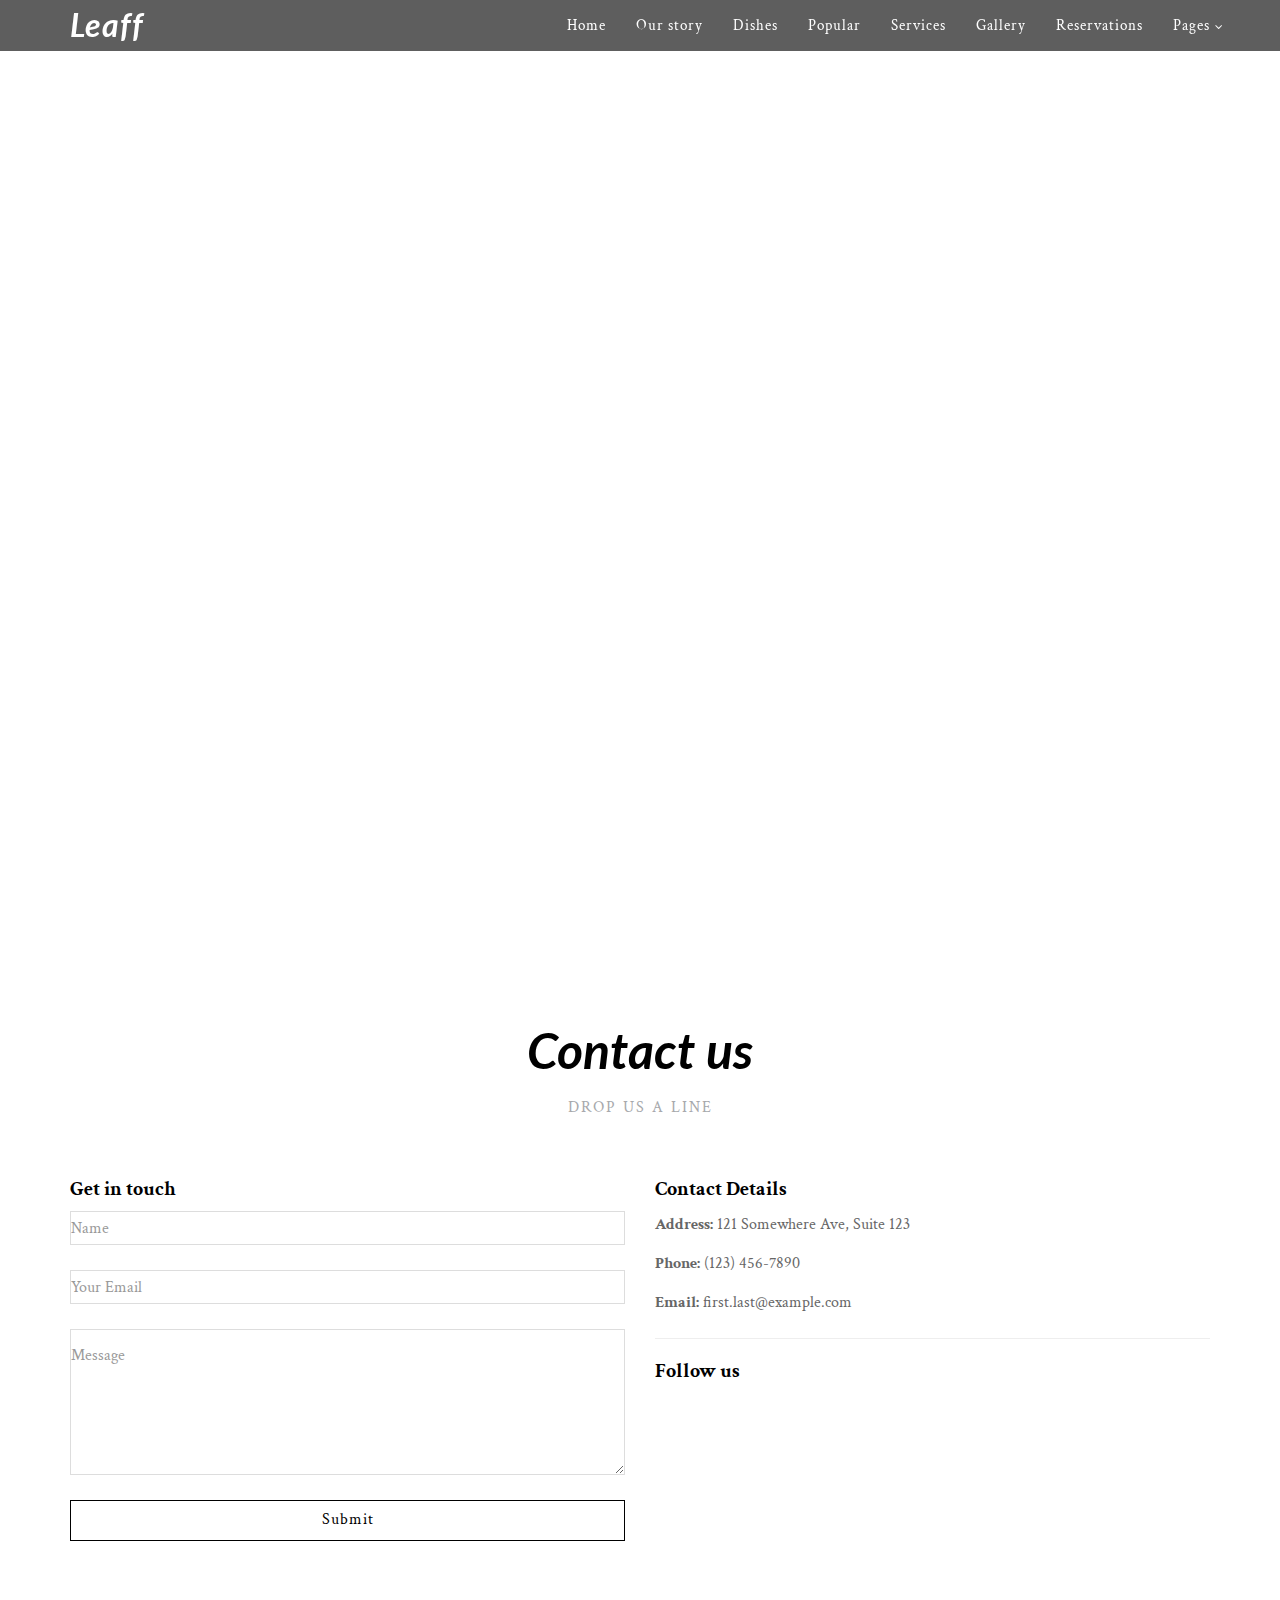
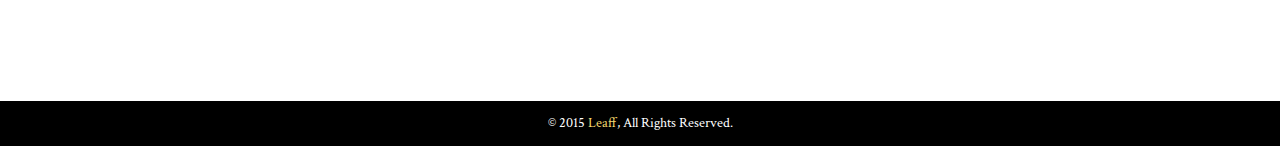
<file: assets/images/hanatoro/contact-2.html>
﻿<!DOCTYPE html>
<html lang="en">
<head>
	<meta charset="UTF-8">
	<meta name="viewport" content="width=device-width, initial-scale=1.0">
	<meta name="description" content="">
	<meta name="author" content="">

	<title>Leaff Restaurant Theme</title>

	<!-- CSS -->
	<!-- Bootstrap core CSS -->
	<link href="assets/bootstrap/css/bootstrap.min.css" rel="stylesheet" media="screen">

	<!-- Font Awesome CSS -->
	<link href="assets/css/font-awesome.min.css" rel="stylesheet" media="screen">

	<!-- Elegant icons CSS -->
	<link href="assets/css/simple-line-icons.css" rel="stylesheet" media="screen">

	<!--[if lte IE 7]>
		<script src="assets/js/icons-lte-ie7.js"></script>
	<![endif]-->

	<!-- Magnific-popup lightbox -->
	<link href="assets/css/magnific-popup.css" rel="stylesheet">

	<!-- Owl Carousel -->
	<link href="assets/css/owl.theme.css" rel="stylesheet">
	<link href="assets/css/owl.carousel.css" rel="stylesheet">

	<!-- Animate css -->
	<link href="assets/css/animate.css" rel="stylesheet">

	<!-- Time and Date piker CSS -->
	<link href="assets/css/jquery.timepicker.css" rel="stylesheet" media="screen">
	<link href="assets/css/datepicker.css" rel="stylesheet" media="screen">

	<!-- Custom styles CSS -->
	<link href="assets/css/style.css" rel="stylesheet" media="screen">
</head>
<body>

	<!-- Preloader -->

	<div id="preloader">
		<div id="status">
			<div class="status-mes"></div>
		</div>
	</div>

	<!-- Navigation start -->

	<nav class="navbar navbar-custom navbar-transparent navbar-fixed-top" role="navigation">

		<div class="container">

			<div class="navbar-header">
				<button type="button" class="navbar-toggle" data-toggle="collapse" data-target="#custom-collapse">
					<span class="sr-only">Toggle navigation</span>
					<span class="icon-bar"></span>
					<span class="icon-bar"></span>
					<span class="icon-bar"></span>
				</button>
				<a class="navbar-brand" href="index.html">Leaff</a>
			</div>

			<div class="collapse navbar-collapse" id="custom-collapse">
				<ul class="nav navbar-nav navbar-right">
					<li class="page-scroll"><a href="index.html#home">Home</a></li>
					<li class="page-scroll"><a href="index.html#about">Our story</a></li>
					<li class="page-scroll"><a href="index.html#dishes">Dishes</a></li>
					<li class="page-scroll"><a href="index.html#popular">Popular</a></li>
					<li class="page-scroll"><a href="index.html#services">Services</a></li>
					<li class="page-scroll"><a href="index.html#gallery">Gallery</a></li>
					<li class="page-scroll"><a href="index.html#reservations">Reservations</a></li>
					<li class="dropdown">
						<a href="#" class="dropdown-toggle" data-toggle="dropdown">Pages</a>
						<ul class="dropdown-menu" role="menu">
							<li class="dropdown-submenu">
								<a href="#">Menu simple</a>
								<ul class="dropdown-menu">
									<li><a href="menu-simple.html">Menu simple 2 cols</a></li>
									<li><a href="menu-simple-2.html">Menu simple 3 cols</a></li>
								</ul>
							</li>
							<li class="dropdown-submenu">
								<a href="#">Menu classic</a>
								<ul class="dropdown-menu">
									<li><a href="menu-classic-2.html">Menu classic 2 cols</a></li>
									<li><a href="menu-classic.html">Menu classic 3 cols</a></li>
								</ul>
							</li>
							<li class="dropdown-submenu">
								<a href="#">Gallery</a>
								<ul class="dropdown-menu">
									<li><a href="gallery.html">Gallery 3 cols</a></li>
									<li><a href="gallery-2.html">Gallery 4 cols</a></li>
								</ul>
							</li>
							<li class="dropdown-submenu">
								<a href="#">Contact</a>
								<ul class="dropdown-menu">
									<li><a href="contact.html">Contact 1</a></li>
									<li><a href="contact-2.html">Contact 2</a></li>
								</ul>
							</li>
							<li class="dropdown-submenu">
								<a href="#">Errors</a>
								<ul class="dropdown-menu">
									<li><a href="error-404.html">Error 404 Page</a></li>
									<li><a href="error-500.html">Error 500 Page</a></li>
								</ul>
							</li>
							<li class="dropdown-submenu">
								<a href="#">Components</a>
								<ul class="dropdown-menu">
									<li><a href="icons.html">Icons</a></li>
									<li><a href="showcase.html">Showcase</a></li>
									<li><a href="components.html">Components</a></li>
								</ul>
							</li>
							<li class="dropdown-submenu">
								<a href="#">Navigation</a>
								<ul class="dropdown-menu">
									<li><a href="nav-default.html">Default</a></li>
									<li><a href="nav-transparent.html">Transparent</a></li>
								</ul>
							</li>
						</ul>
					</li>
				</ul>
			</div>

		</div><!-- .container -->

	</nav>

	<!-- Navigation end -->

	<!-- Map start -->

	<section id="map-section" class="heightfull">

		<div id="map"></div>

		<div class="mouse-icon">
			<div class="wheel"></div>
		</div>

	</section>

	<!-- Map end -->

	<!-- Contact start -->

	<section class="module">
		<div class="container">

			<div class="row">
				<div class="col-sm-6 col-sm-offset-3">
					<div class="module-header">
						<h1 class="module-title">Contact us</h1>
						<h2 class="module-subtitle">Drop us a line</h2>
					</div>
				</div>
			</div><!-- .row -->

			<div class="row">

				<div class="col-md-6">
					<h4>Get in touch</h4>
					<form id="contact-form" role="form" novalidate>

						<div class="row">
							<div class="col-sm-12 form-group">
								<label class="sr-only" for="cname">Name</label>
								<input type="text" id="cname" class="form-control form-control-black" name="cname" placeholder="Name" required data-validation-required-message="Please enter your name.">
								<p class="help-block text-danger"></p>
							</div>
						</div><!-- .row -->

						<div class="row">
							<div class="col-sm-12 form-group">
								<label class="sr-only" for="cemail">Your Email</label>
								<input type="email" id="cemail" name="cemail" class="form-control form-control-black" placeholder="Your Email" required data-validation-required-message="Please enter your email address.">
								<p class="help-block text-danger"></p>
							</div>
						</div><!-- .row -->

						<div class="row">
							<div class="col-sm-12 form-group">
								<textarea class="form-control form-control-black" id="cmessage" name="cmessage" rows="5" placeholder="Message" required data-validation-required-message="Please enter your message."></textarea>
								<p class="help-block text-danger"></p>
							</div>
						</div><!-- .row -->

						<div class="row">
							<div class="col-sm-12">
								<button type="submit" class="btn btn-block btn-custom-1">Submit</button>
							</div>
						</div><!-- .row -->

					</form>
					<!-- Ajax response -->
					<div id="contact-response" class="ajax-response"></div>
				</div><!-- .col -->

				<div class="col-md-6">

					<h4>Contact Details</h4>
					<p><strong>Address:</strong> 121 Somewhere Ave, Suite 123</p>
					<p><strong>Phone:</strong> (123) 456-7890</p>
					<p><strong>Email:</strong> first.last@example.com</p>

					<hr>
					<h4>Follow us</h4>
					<ul class="social-links">
						<li><a href="#" class="wow fadeInUp"><i class="fa fa-facebook"></i></a></li>
						<li><a href="#" class="wow fadeInUp" data-wow-delay=".1s"><i class="fa fa-twitter"></i></a></li>
						<li><a href="#" class="wow fadeInUp" data-wow-delay=".2s"><i class="fa fa-google-plus"></i></a></li>
						<li><a href="#" class="wow fadeInUp" data-wow-delay=".3s"><i class="fa fa-linkedin"></i></a></li>
						<li><a href="#" class="wow fadeInUp" data-wow-delay=".4s"><i class="fa fa-pinterest"></i></a></li>
						<li><a href="#" class="wow fadeInUp" data-wow-delay=".5s"><i class="fa fa-envelope"></i></a></li>
					</ul>

				</div><!-- .col -->

			</div><!-- .row -->

		</div><!-- .container -->
	</section>

	<!-- Contact end -->

	<footer id="footer">
		<div class="container">

			<div class="row">
				<div class="col-sm-12">
					<p class="copyright">
						© 2015 <a href="#">Leaff</a>, All Rights Reserved.
					</p>
				</div>
			</div><!-- .row -->

		</div><!-- .container -->
	</footer>

	<!-- Footer end -->

	<!-- Scroll-up -->

	<div class="scroll-up">
		<a href="#totop"><i class="fa fa-angle-double-up"></i></a>
	</div>

	<!-- Javascript files -->
	<script src="assets/js/jquery-1.11.1.min.js"></script>
	<script src="assets/bootstrap/js/bootstrap.min.js"></script>

	<!-- Use for slideshow background -->
	<script src="assets/js/jquery.backstretch.min.js"></script>

	<!-- Use for video background -->
	<script src="assets/js/video.js"></script>
	<script src="assets/js/bigvideo.js"></script>

	<!-- Date and time picker -->
	<script src="assets/js/bootstrap-datepicker.js"></script>
	<script src="assets/js/jquery.datepair.min.js"></script>
	<script src="assets/js/jquery.timepicker.min.js"></script>
	<script src="assets/js/jqBootstrapValidation.js"></script>

	<!-- Google Maps -->
	<script src="http://maps.google.com/maps/api/js?sensor=true"></script>
	<script src="assets/js/gmaps.js"></script>

	<!-- Other -->
	<script src="assets/js/jquery.matchHeight-min.js"></script>
	<script src="assets/js/jquery.magnific-popup.min.js"></script>
	<script src="assets/js/twitterFetcher_min.js"></script>
	<script src="assets/js/owl.carousel.min.js"></script>
	<script src="assets/js/jquery.fitvids.js"></script>
	<script src="assets/js/smoothscroll.js"></script>
	<script src="assets/js/wow.min.js"></script>

	<!-- Custom scripts -->
	<script src="assets/js/custom.js"></script>
</body>
</html>
</file>
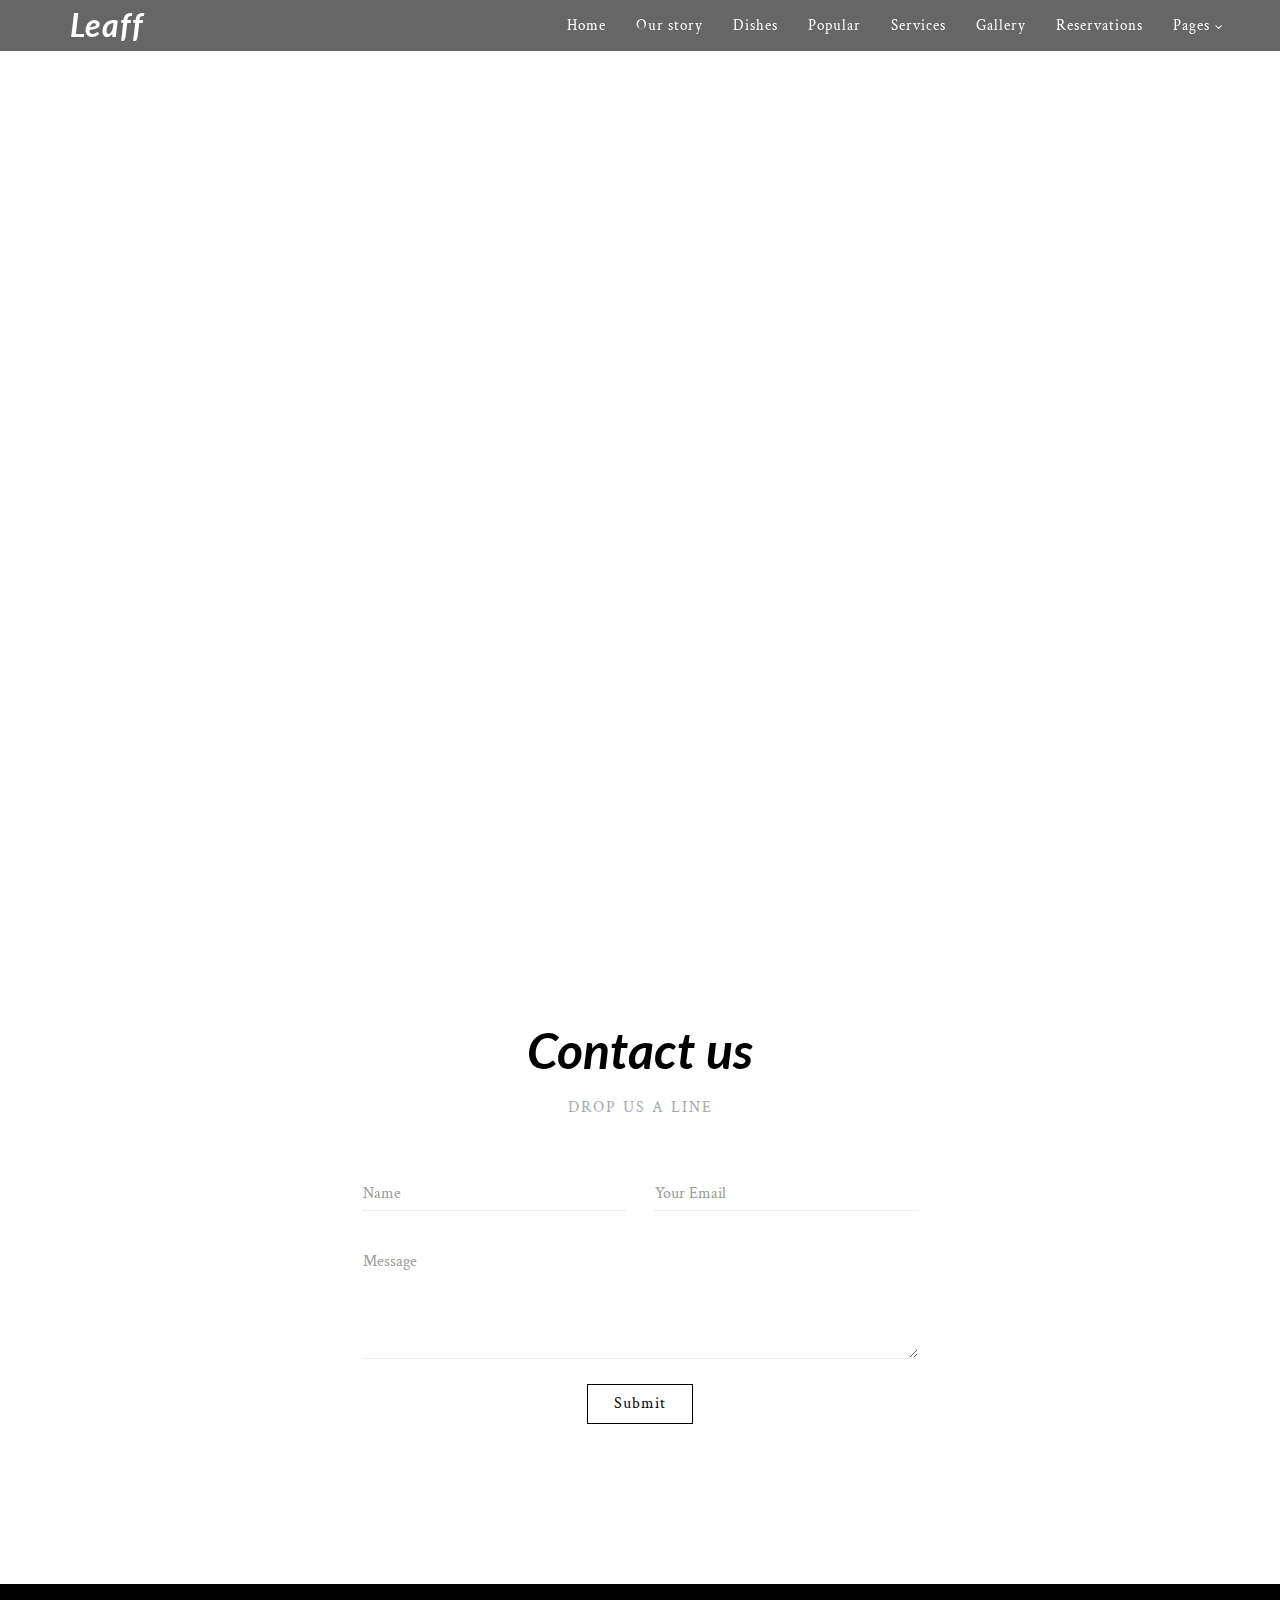
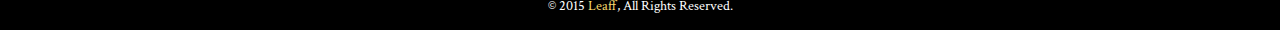
<file: assets/images/hanatoro/contact.html>
﻿<!DOCTYPE html>
<html lang="en">
<head>
	<meta charset="UTF-8">
	<meta name="viewport" content="width=device-width, initial-scale=1.0">
	<meta name="description" content="">
	<meta name="author" content="">

	<title>Leaff Restaurant Theme</title>

	<!-- CSS -->
	<!-- Bootstrap core CSS -->
	<link href="assets/bootstrap/css/bootstrap.min.css" rel="stylesheet" media="screen">

	<!-- Font Awesome CSS -->
	<link href="assets/css/font-awesome.min.css" rel="stylesheet" media="screen">

	<!-- Elegant icons CSS -->
	<link href="assets/css/simple-line-icons.css" rel="stylesheet" media="screen">

	<!--[if lte IE 7]>
		<script src="assets/js/icons-lte-ie7.js"></script>
	<![endif]-->

	<!-- Magnific-popup lightbox -->
	<link href="assets/css/magnific-popup.css" rel="stylesheet">

	<!-- Owl Carousel -->
	<link href="assets/css/owl.theme.css" rel="stylesheet">
	<link href="assets/css/owl.carousel.css" rel="stylesheet">

	<!-- Animate css -->
	<link href="assets/css/animate.css" rel="stylesheet">

	<!-- Time and Date piker CSS -->
	<link href="assets/css/jquery.timepicker.css" rel="stylesheet" media="screen">
	<link href="assets/css/datepicker.css" rel="stylesheet" media="screen">

	<!-- Custom styles CSS -->
	<link href="assets/css/style.css" rel="stylesheet" media="screen">
</head>
<body>

	<!-- Preloader -->

	<div id="preloader">
		<div id="status">
			<div class="status-mes"></div>
		</div>
	</div>

	<!-- Navigation start -->

	<nav class="navbar navbar-custom navbar-transparent navbar-fixed-top" role="navigation">

		<div class="container">

			<div class="navbar-header">
				<button type="button" class="navbar-toggle" data-toggle="collapse" data-target="#custom-collapse">
					<span class="sr-only">Toggle navigation</span>
					<span class="icon-bar"></span>
					<span class="icon-bar"></span>
					<span class="icon-bar"></span>
				</button>
				<a class="navbar-brand" href="index.html">Leaff</a>
			</div>

			<div class="collapse navbar-collapse" id="custom-collapse">
				<ul class="nav navbar-nav navbar-right">
					<li class="page-scroll"><a href="index.html#home">Home</a></li>
					<li class="page-scroll"><a href="index.html#about">Our story</a></li>
					<li class="page-scroll"><a href="index.html#dishes">Dishes</a></li>
					<li class="page-scroll"><a href="index.html#popular">Popular</a></li>
					<li class="page-scroll"><a href="index.html#services">Services</a></li>
					<li class="page-scroll"><a href="index.html#gallery">Gallery</a></li>
					<li class="page-scroll"><a href="index.html#reservations">Reservations</a></li>
					<li class="dropdown">
						<a href="#" class="dropdown-toggle" data-toggle="dropdown">Pages</a>
						<ul class="dropdown-menu" role="menu">
							<li class="dropdown-submenu">
								<a href="#">Menu simple</a>
								<ul class="dropdown-menu">
									<li><a href="menu-simple.html">Menu simple 2 cols</a></li>
									<li><a href="menu-simple-2.html">Menu simple 3 cols</a></li>
								</ul>
							</li>
							<li class="dropdown-submenu">
								<a href="#">Menu classic</a>
								<ul class="dropdown-menu">
									<li><a href="menu-classic-2.html">Menu classic 2 cols</a></li>
									<li><a href="menu-classic.html">Menu classic 3 cols</a></li>
								</ul>
							</li>
							<li class="dropdown-submenu">
								<a href="#">Gallery</a>
								<ul class="dropdown-menu">
									<li><a href="gallery.html">Gallery 3 cols</a></li>
									<li><a href="gallery-2.html">Gallery 4 cols</a></li>
								</ul>
							</li>
							<li class="dropdown-submenu">
								<a href="#">Contact</a>
								<ul class="dropdown-menu">
									<li><a href="contact.html">Contact 1</a></li>
									<li><a href="contact-2.html">Contact 2</a></li>
								</ul>
							</li>
							<li class="dropdown-submenu">
								<a href="#">Errors</a>
								<ul class="dropdown-menu">
									<li><a href="error-404.html">Error 404 Page</a></li>
									<li><a href="error-500.html">Error 500 Page</a></li>
								</ul>
							</li>
							<li class="dropdown-submenu">
								<a href="#">Components</a>
								<ul class="dropdown-menu">
									<li><a href="icons.html">Icons</a></li>
									<li><a href="showcase.html">Showcase</a></li>
									<li><a href="components.html">Components</a></li>
								</ul>
							</li>
							<li class="dropdown-submenu">
								<a href="#">Navigation</a>
								<ul class="dropdown-menu">
									<li><a href="nav-default.html">Default</a></li>
									<li><a href="nav-transparent.html">Transparent</a></li>
								</ul>
							</li>
						</ul>
					</li>
				</ul>
			</div>

		</div><!-- .container -->

	</nav>

	<!-- Navigation end -->

	<!-- Map start -->

	<section id="map-section" class="heightfull">

		<div id="map"></div>

		<div class="mouse-icon">
			<div class="wheel"></div>
		</div>

	</section>

	<!-- Map end -->

	<!-- Contact start -->

	<section class="module">
		<div class="container">

			<div class="row">
				<div class="col-sm-6 col-sm-offset-3">
					<div class="module-header">
						<h1 class="module-title">Contact us</h1>
						<h2 class="module-subtitle">Drop us a line</h2>
					</div>
				</div>
			</div><!-- .row -->

			<div class="row">

				<div class="col-md-6 col-sm-offset-3">
					<form id="contact-form" role="form" novalidate>

						<div class="row">

							<div class="col-sm-6 form-group">
								<label class="sr-only" for="cname">Name</label>
								<input type="text" id="cname" class="form-control" name="cname" placeholder="Name" required data-validation-required-message="Please enter your name.">
								<p class="help-block text-danger"></p>
							</div>

							<div class="col-sm-6 form-group">
								<label class="sr-only" for="cemail">Your Email</label>
								<input type="email" id="cemail" name="cemail" class="form-control" placeholder="Your Email" required data-validation-required-message="Please enter your email address.">
								<p class="help-block text-danger"></p>
							</div>

						</div><!-- .row -->

						<div class="row">
							<div class="col-sm-12 form-group">
								<textarea class="form-control" id="cmessage" name="cmessage" rows="4" placeholder="Message" required data-validation-required-message="Please enter your message."></textarea>
								<p class="help-block text-danger"></p>
							</div>
						</div><!-- .row -->

						<div class="row">
							<div class="col-sm-12 text-center">
								<button type="submit" class="btn btn-custom-1">Submit</button>
							</div>
						</div><!-- .row -->

					</form>
					<!-- Ajax response -->
					<div id="contact-response" class="ajax-response"></div>
				</div><!-- .col -->

			</div><!-- .row -->

		</div><!-- .container -->
	</section>

	<!-- Contact end -->

	<footer id="footer">
		<div class="container">

			<div class="row">
				<div class="col-sm-12">
					<p class="copyright">
						© 2015 <a href="#">Leaff</a>, All Rights Reserved.
					</p>
				</div>
			</div><!-- .row -->

		</div><!-- .container -->
	</footer>

	<!-- Footer end -->

	<!-- Scroll-up -->

	<div class="scroll-up">
		<a href="#totop"><i class="fa fa-angle-double-up"></i></a>
	</div>

	<!-- Javascript files -->
	<script src="assets/js/jquery-1.11.1.min.js"></script>
	<script src="assets/bootstrap/js/bootstrap.min.js"></script>

	<!-- Use for slideshow background -->
	<script src="assets/js/jquery.backstretch.min.js"></script>

	<!-- Use for video background -->
	<script src="assets/js/video.js"></script>
	<script src="assets/js/bigvideo.js"></script>

	<!-- Date and time picker -->
	<script src="assets/js/bootstrap-datepicker.js"></script>
	<script src="assets/js/jquery.datepair.min.js"></script>
	<script src="assets/js/jquery.timepicker.min.js"></script>
	<script src="assets/js/jqBootstrapValidation.js"></script>

	<!-- Google Maps -->
	<script src="http://maps.google.com/maps/api/js?sensor=true"></script>
	<script src="assets/js/gmaps.js"></script>

	<!-- Other -->
	<script src="assets/js/jquery.matchHeight-min.js"></script>
	<script src="assets/js/jquery.magnific-popup.min.js"></script>
	<script src="assets/js/twitterFetcher_min.js"></script>
	<script src="assets/js/owl.carousel.min.js"></script>
	<script src="assets/js/jquery.fitvids.js"></script>
	<script src="assets/js/smoothscroll.js"></script>
	<script src="assets/js/wow.min.js"></script>

	<!-- Custom scripts -->
	<script src="assets/js/custom.js"></script>
</body>
</html>
</file>
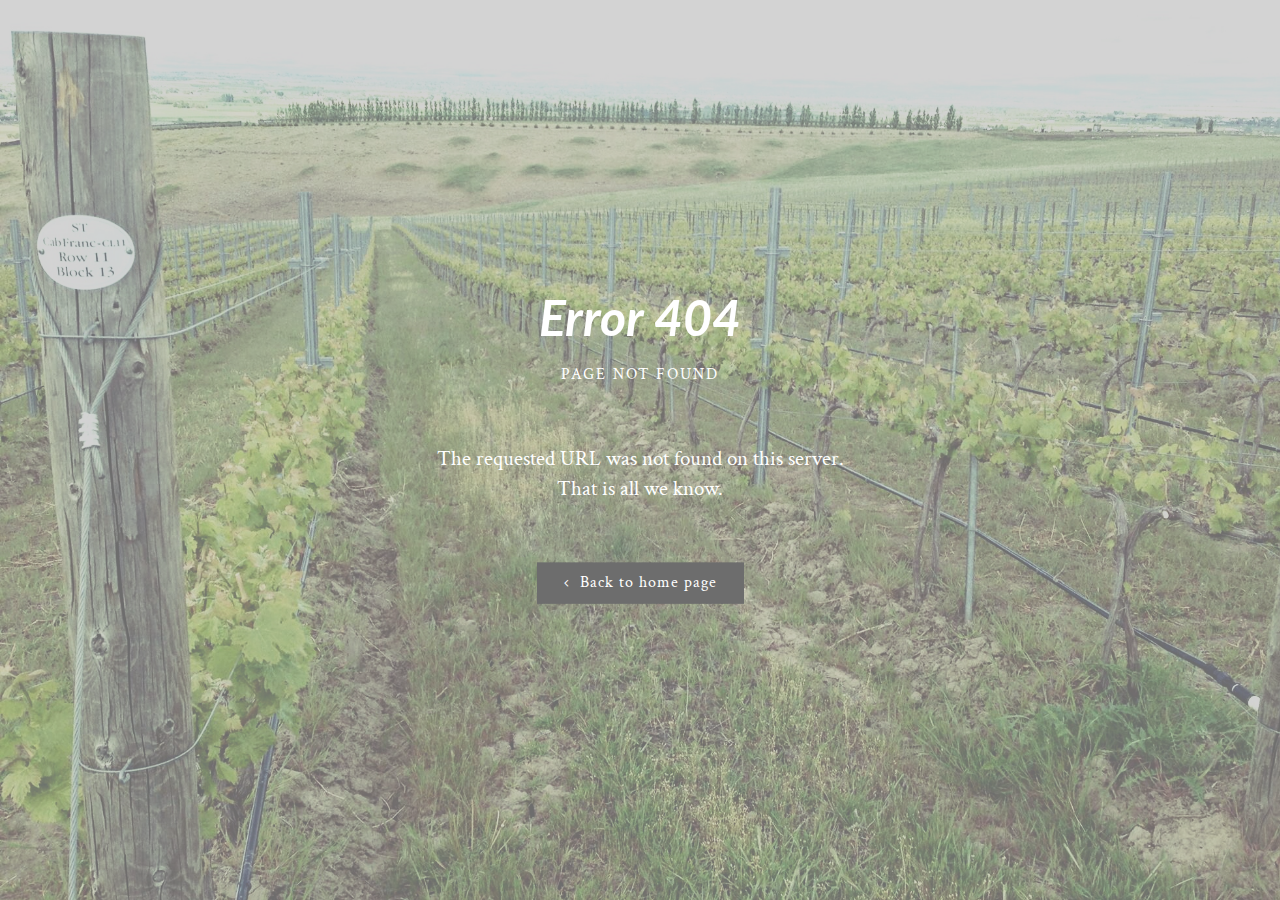
<file: assets/images/hanatoro/error-404.html>
﻿<!DOCTYPE html>
<html lang="en">
<head>
	<meta charset="UTF-8">
	<meta name="viewport" content="width=device-width, initial-scale=1.0">
	<meta name="description" content="">
	<meta name="author" content="">

	<title>Leaff Restaurant Theme</title>

	<!-- CSS -->
	<!-- Bootstrap core CSS -->
	<link href="assets/bootstrap/css/bootstrap.min.css" rel="stylesheet" media="screen">

	<!-- Font Awesome CSS -->
	<link href="assets/css/font-awesome.min.css" rel="stylesheet" media="screen">

	<!-- Elegant icons CSS -->
	<link href="assets/css/simple-line-icons.css" rel="stylesheet" media="screen">

	<!--[if lte IE 7]>
		<script src="assets/js/icons-lte-ie7.js"></script>
	<![endif]-->

	<!-- Magnific-popup lightbox -->
	<link href="assets/css/magnific-popup.css" rel="stylesheet">

	<!-- Owl Carousel -->
	<link href="assets/css/owl.theme.css" rel="stylesheet">
	<link href="assets/css/owl.carousel.css" rel="stylesheet">

	<!-- Animate css -->
	<link href="assets/css/animate.css" rel="stylesheet">

	<!-- Time and Date piker CSS -->
	<link href="assets/css/jquery.timepicker.css" rel="stylesheet" media="screen">
	<link href="assets/css/datepicker.css" rel="stylesheet" media="screen">

	<!-- Custom styles CSS -->
	<link href="assets/css/style.css" rel="stylesheet" media="screen">
</head>
<body>

	<!-- Preloader -->

	<div id="preloader">
		<div id="status">
			<div class="status-mes"></div>
		</div>
	</div>

	<!-- Error start -->

	<section id="home" class="intro-module module-image heightfull bg-dark-alfa-30">
		<div class="intro">

			<div class="module-header">
				<h2 class="module-title">Error 404</h2>
				<h3 class="module-subtitle">Page not found</h3>
			</div>

			<div class="lead long-up long-down">
				<p>The requested URL was not found on this server.<br>That is all we know.</p>
			</div>

			<p><a class="btn btn-custom-5" href="index.html"><i class="icon-before fa fa-angle-left"></i> Back to home page</a></p>

		</div><!-- .intro -->
	</section>

	<!-- Error end -->

	<!-- Javascript files -->
	<script src="assets/js/jquery-1.11.1.min.js"></script>
	<script src="assets/bootstrap/js/bootstrap.min.js"></script>

	<!-- Use for slideshow background -->
	<script src="assets/js/jquery.backstretch.min.js"></script>

	<!-- Use for video background -->
	<script src="assets/js/video.js"></script>
	<script src="assets/js/bigvideo.js"></script>

	<!-- Date and time picker -->
	<script src="assets/js/bootstrap-datepicker.js"></script>
	<script src="assets/js/jquery.datepair.min.js"></script>
	<script src="assets/js/jquery.timepicker.min.js"></script>
	<script src="assets/js/jqBootstrapValidation.js"></script>

	<!-- Google Maps -->
	<script src="http://maps.google.com/maps/api/js?sensor=true"></script>
	<script src="assets/js/gmaps.js"></script>

	<!-- Other -->
	<script src="assets/js/jquery.matchHeight-min.js"></script>
	<script src="assets/js/jquery.magnific-popup.min.js"></script>
	<script src="assets/js/twitterFetcher_min.js"></script>
	<script src="assets/js/owl.carousel.min.js"></script>
	<script src="assets/js/jquery.fitvids.js"></script>
	<script src="assets/js/smoothscroll.js"></script>
	<script src="assets/js/wow.min.js"></script>

	<!-- Custom scripts -->
	<script src="assets/js/custom.js"></script>
</body>
</html>
</file>
<file: AStadum - 1.1/Docs/assets/css/prettify.css>
.pln{color:#000}@media screen{.str{color:#080}.kwd{color:#008}.com{color:#800}.typ{color:#606}.lit{color:#066}.pun,.opn,.clo{color:#660}.tag{color:#008}.atn{color:#606}.atv{color:#080}.dec,.var{color:#606}.fun{color:red}}@media print,projection{.str{color:#060}.kwd{color:#006;font-weight:bold}.com{color:#600;font-style:italic}.typ{color:#404;font-weight:bold}.lit{color:#044}.pun,.opn,.clo{color:#440}.tag{color:#006;font-weight:bold}.atn{color:#404}.atv{color:#060}}pre.prettyprint{padding:2px;border:1px solid #888}ol.linenums{margin-top:0;margin-bottom:0}li.L0,li.L1,li.L2,li.L3,li.L5,li.L6,li.L7,li.L8{list-style-type:none}li.L1,li.L3,li.L5,li.L7,li.L9{background:#eee}
</file>
<file: AStadum - 1.1/Docs/assets/css/style.css>
@import url(http://fonts.googleapis.com/css?family=Lato:400,700,300italic);

body {
	background: #F5F5F5;
	font: 400 16px/1.8 'Lato', sans-serif;
	color: #444;	
}

img {
	max-width: 100%;
	height: auto;
}

a { 
	color: #19B5FE; 
}

a:hover { 
	color: #1C92C9; 
}

h1, h2, h3, h4 {
	font-family: 'Lato', sans-serif;
	font-weight: 700;
	line-height: 1.2;
	color: #242424;
	margin: 15px 0 15px;
}

h1 { font-size: 38px; margin: 0 0 30px; }

h2 { font-size: 32px; margin: 25px 0; }

h3 { font-size: 24px; margin: 20px 0; }

h4 { font-size: 16px; }
 
p {
	margin: 0 0 15px;
}
s
.container {
	max-width: 1020px;
}

.main {
	background: #FFF;
	margin: 100px auto;
	padding: 30px;
}

pre {
	border-radius: 0;
}

pre.prettyprint {
	padding: 10px 5px;
	border: 0;
}

.info {
	padding: 10px 10px;
	background-color: #f4f8fa;
	border-left: 3px solid #5bc0de;
}

.affix {
	top: 10px;
}

.sidebar a {
	color: #444;
}

.sidebar li > ul {
	padding-left: 10px;
	display: block;
}

.sidebar .nav > .active > a, 
.sidebar .nav > .active:hover > a, 
.sidebar .nav > .active:focus > a {
	color: #19B5FE; 
	font-weight: 700;
}
</file>
<file: assets/images/hanatoro/assets/css/simple-line-icons.css>
@font-face {
	font-family: 'Simple-Line-Icons';
	src:url('../fonts/Simple-Line-Icons.eot');
	src:url('../fonts/Simple-Line-Icons.eot?#iefix') format('embedded-opentype'),
		url('../fonts/Simple-Line-Icons.woff') format('woff'),
		url('../fonts/Simple-Line-Icons.ttf') format('truetype'),
		url('../fonts/Simple-Line-Icons.svg#Simple-Line-Icons') format('svg');
	font-weight: normal;
	font-style: normal;
}

/* Use the following CSS code if you want to use data attributes for inserting your icons */
[data-icon]:before {
	font-family: 'Simple-Line-Icons';
	content: attr(data-icon);
	speak: none;
	font-weight: normal;
	font-variant: normal;
	text-transform: none;
	line-height: 1;
	-webkit-font-smoothing: antialiased;
	-moz-osx-font-smoothing: grayscale;
}

/* Use the following CSS code if you want to have a class per icon */
/*
Instead of a list of all class selectors,
you can use the generic selector below, but it's slower:
[class*="icon-"] {
*/
.icon-user-female, .icon-user-follow, .icon-user-following, .icon-user-unfollow, .icon-trophy, .icon-screen-smartphone, .icon-screen-desktop, .icon-plane, .icon-notebook, .icon-moustache, .icon-mouse, .icon-magnet, .icon-energy, .icon-emoticon-smile, .icon-disc, .icon-cursor-move, .icon-crop, .icon-credit-card, .icon-chemistry, .icon-user, .icon-speedometer, .icon-social-youtube, .icon-social-twitter, .icon-social-tumblr, .icon-social-facebook, .icon-social-dropbox, .icon-social-dribbble, .icon-shield, .icon-screen-tablet, .icon-magic-wand, .icon-hourglass, .icon-graduation, .icon-ghost, .icon-game-controller, .icon-fire, .icon-eyeglasses, .icon-envelope-open, .icon-envelope-letter, .icon-bell, .icon-badge, .icon-anchor, .icon-wallet, .icon-vector, .icon-speech, .icon-puzzle, .icon-printer, .icon-present, .icon-playlist, .icon-pin, .icon-picture, .icon-map, .icon-layers, .icon-handbag, .icon-globe-alt, .icon-globe, .icon-frame, .icon-folder-alt, .icon-film, .icon-feed, .icon-earphones-alt, .icon-earphones, .icon-drop, .icon-drawer, .icon-docs, .icon-directions, .icon-direction, .icon-diamond, .icon-cup, .icon-compass, .icon-call-out, .icon-call-in, .icon-call-end, .icon-calculator, .icon-bubbles, .icon-briefcase, .icon-book-open, .icon-basket-loaded, .icon-basket, .icon-bag, .icon-action-undo, .icon-action-redo, .icon-wrench, .icon-umbrella, .icon-trash, .icon-tag, .icon-support, .icon-size-fullscreen, .icon-size-actual, .icon-shuffle, .icon-share-alt, .icon-share, .icon-rocket, .icon-question, .icon-pie-chart, .icon-pencil, .icon-note, .icon-music-tone-alt, .icon-music-tone, .icon-microphone, .icon-loop, .icon-logout, .icon-login, .icon-list, .icon-like, .icon-home, .icon-grid, .icon-graph, .icon-equalizer, .icon-dislike, .icon-cursor, .icon-control-start, .icon-control-rewind, .icon-control-play, .icon-control-pause, .icon-control-forward, .icon-control-end, .icon-calendar, .icon-bulb, .icon-bar-chart, .icon-arrow-up, .icon-arrow-right, .icon-arrow-left, .icon-arrow-down, .icon-ban, .icon-bubble, .icon-camcorder, .icon-camera, .icon-check, .icon-clock, .icon-close, .icon-cloud-download, .icon-cloud-upload, .icon-doc, .icon-envelope, .icon-eye, .icon-flag, .icon-folder, .icon-heart, .icon-info, .icon-key, .icon-link, .icon-lock, .icon-lock-open, .icon-magnifier, .icon-magnifier-add, .icon-magnifier-remove, .icon-paper-clip, .icon-paper-plane, .icon-plus, .icon-pointer, .icon-power, .icon-refresh, .icon-reload, .icon-settings, .icon-star, .icon-symbol-female, .icon-symbol-male, .icon-target, .icon-volume-1, .icon-volume-2, .icon-volume-off, .icon-users {
	font-family: 'Simple-Line-Icons';
	speak: none;
	font-style: normal;
	font-weight: normal;
	font-variant: normal;
	text-transform: none;
	line-height: 1;
	-webkit-font-smoothing: antialiased;
}
.icon-user-female:before {
	content: "\e000";
}
.icon-user-follow:before {
	content: "\e002";
}
.icon-user-following:before {
	content: "\e003";
}
.icon-user-unfollow:before {
	content: "\e004";
}
.icon-trophy:before {
	content: "\e006";
}
.icon-screen-smartphone:before {
	content: "\e010";
}
.icon-screen-desktop:before {
	content: "\e011";
}
.icon-plane:before {
	content: "\e012";
}
.icon-notebook:before {
	content: "\e013";
}
.icon-moustache:before {
	content: "\e014";
}
.icon-mouse:before {
	content: "\e015";
}
.icon-magnet:before {
	content: "\e016";
}
.icon-energy:before {
	content: "\e020";
}
.icon-emoticon-smile:before {
	content: "\e021";
}
.icon-disc:before {
	content: "\e022";
}
.icon-cursor-move:before {
	content: "\e023";
}
.icon-crop:before {
	content: "\e024";
}
.icon-credit-card:before {
	content: "\e025";
}
.icon-chemistry:before {
	content: "\e026";
}
.icon-user:before {
	content: "\e005";
}
.icon-speedometer:before {
	content: "\e007";
}
.icon-social-youtube:before {
	content: "\e008";
}
.icon-social-twitter:before {
	content: "\e009";
}
.icon-social-tumblr:before {
	content: "\e00a";
}
.icon-social-facebook:before {
	content: "\e00b";
}
.icon-social-dropbox:before {
	content: "\e00c";
}
.icon-social-dribbble:before {
	content: "\e00d";
}
.icon-shield:before {
	content: "\e00e";
}
.icon-screen-tablet:before {
	content: "\e00f";
}
.icon-magic-wand:before {
	content: "\e017";
}
.icon-hourglass:before {
	content: "\e018";
}
.icon-graduation:before {
	content: "\e019";
}
.icon-ghost:before {
	content: "\e01a";
}
.icon-game-controller:before {
	content: "\e01b";
}
.icon-fire:before {
	content: "\e01c";
}
.icon-eyeglasses:before {
	content: "\e01d";
}
.icon-envelope-open:before {
	content: "\e01e";
}
.icon-envelope-letter:before {
	content: "\e01f";
}
.icon-bell:before {
	content: "\e027";
}
.icon-badge:before {
	content: "\e028";
}
.icon-anchor:before {
	content: "\e029";
}
.icon-wallet:before {
	content: "\e02a";
}
.icon-vector:before {
	content: "\e02b";
}
.icon-speech:before {
	content: "\e02c";
}
.icon-puzzle:before {
	content: "\e02d";
}
.icon-printer:before {
	content: "\e02e";
}
.icon-present:before {
	content: "\e02f";
}
.icon-playlist:before {
	content: "\e030";
}
.icon-pin:before {
	content: "\e031";
}
.icon-picture:before {
	content: "\e032";
}
.icon-map:before {
	content: "\e033";
}
.icon-layers:before {
	content: "\e034";
}
.icon-handbag:before {
	content: "\e035";
}
.icon-globe-alt:before {
	content: "\e036";
}
.icon-globe:before {
	content: "\e037";
}
.icon-frame:before {
	content: "\e038";
}
.icon-folder-alt:before {
	content: "\e039";
}
.icon-film:before {
	content: "\e03a";
}
.icon-feed:before {
	content: "\e03b";
}
.icon-earphones-alt:before {
	content: "\e03c";
}
.icon-earphones:before {
	content: "\e03d";
}
.icon-drop:before {
	content: "\e03e";
}
.icon-drawer:before {
	content: "\e03f";
}
.icon-docs:before {
	content: "\e040";
}
.icon-directions:before {
	content: "\e041";
}
.icon-direction:before {
	content: "\e042";
}
.icon-diamond:before {
	content: "\e043";
}
.icon-cup:before {
	content: "\e044";
}
.icon-compass:before {
	content: "\e045";
}
.icon-call-out:before {
	content: "\e046";
}
.icon-call-in:before {
	content: "\e047";
}
.icon-call-end:before {
	content: "\e048";
}
.icon-calculator:before {
	content: "\e049";
}
.icon-bubbles:before {
	content: "\e04a";
}
.icon-briefcase:before {
	content: "\e04b";
}
.icon-book-open:before {
	content: "\e04c";
}
.icon-basket-loaded:before {
	content: "\e04d";
}
.icon-basket:before {
	content: "\e04e";
}
.icon-bag:before {
	content: "\e04f";
}
.icon-action-undo:before {
	content: "\e050";
}
.icon-action-redo:before {
	content: "\e051";
}
.icon-wrench:before {
	content: "\e052";
}
.icon-umbrella:before {
	content: "\e053";
}
.icon-trash:before {
	content: "\e054";
}
.icon-tag:before {
	content: "\e055";
}
.icon-support:before {
	content: "\e056";
}
.icon-size-fullscreen:before {
	content: "\e057";
}
.icon-size-actual:before {
	content: "\e058";
}
.icon-shuffle:before {
	content: "\e059";
}
.icon-share-alt:before {
	content: "\e05a";
}
.icon-share:before {
	content: "\e05b";
}
.icon-rocket:before {
	content: "\e05c";
}
.icon-question:before {
	content: "\e05d";
}
.icon-pie-chart:before {
	content: "\e05e";
}
.icon-pencil:before {
	content: "\e05f";
}
.icon-note:before {
	content: "\e060";
}
.icon-music-tone-alt:before {
	content: "\e061";
}
.icon-music-tone:before {
	content: "\e062";
}
.icon-microphone:before {
	content: "\e063";
}
.icon-loop:before {
	content: "\e064";
}
.icon-logout:before {
	content: "\e065";
}
.icon-login:before {
	content: "\e066";
}
.icon-list:before {
	content: "\e067";
}
.icon-like:before {
	content: "\e068";
}
.icon-home:before {
	content: "\e069";
}
.icon-grid:before {
	content: "\e06a";
}
.icon-graph:before {
	content: "\e06b";
}
.icon-equalizer:before {
	content: "\e06c";
}
.icon-dislike:before {
	content: "\e06d";
}
.icon-cursor:before {
	content: "\e06e";
}
.icon-control-start:before {
	content: "\e06f";
}
.icon-control-rewind:before {
	content: "\e070";
}
.icon-control-play:before {
	content: "\e071";
}
.icon-control-pause:before {
	content: "\e072";
}
.icon-control-forward:before {
	content: "\e073";
}
.icon-control-end:before {
	content: "\e074";
}
.icon-calendar:before {
	content: "\e075";
}
.icon-bulb:before {
	content: "\e076";
}
.icon-bar-chart:before {
	content: "\e077";
}
.icon-arrow-up:before {
	content: "\e078";
}
.icon-arrow-right:before {
	content: "\e079";
}
.icon-arrow-left:before {
	content: "\e07a";
}
.icon-arrow-down:before {
	content: "\e07b";
}
.icon-ban:before {
	content: "\e07c";
}
.icon-bubble:before {
	content: "\e07d";
}
.icon-camcorder:before {
	content: "\e07e";
}
.icon-camera:before {
	content: "\e07f";
}
.icon-check:before {
	content: "\e080";
}
.icon-clock:before {
	content: "\e081";
}
.icon-close:before {
	content: "\e082";
}
.icon-cloud-download:before {
	content: "\e083";
}
.icon-cloud-upload:before {
	content: "\e084";
}
.icon-doc:before {
	content: "\e085";
}
.icon-envelope:before {
	content: "\e086";
}
.icon-eye:before {
	content: "\e087";
}
.icon-flag:before {
	content: "\e088";
}
.icon-folder:before {
	content: "\e089";
}
.icon-heart:before {
	content: "\e08a";
}
.icon-info:before {
	content: "\e08b";
}
.icon-key:before {
	content: "\e08c";
}
.icon-link:before {
	content: "\e08d";
}
.icon-lock:before {
	content: "\e08e";
}
.icon-lock-open:before {
	content: "\e08f";
}
.icon-magnifier:before {
	content: "\e090";
}
.icon-magnifier-add:before {
	content: "\e091";
}
.icon-magnifier-remove:before {
	content: "\e092";
}
.icon-paper-clip:before {
	content: "\e093";
}
.icon-paper-plane:before {
	content: "\e094";
}
.icon-plus:before {
	content: "\e095";
}
.icon-pointer:before {
	content: "\e096";
}
.icon-power:before {
	content: "\e097";
}
.icon-refresh:before {
	content: "\e098";
}
.icon-reload:before {
	content: "\e099";
}
.icon-settings:before {
	content: "\e09a";
}
.icon-star:before {
	content: "\e09b";
}
.icon-symbol-female:before {
	content: "\e09c";
}
.icon-symbol-male:before {
	content: "\e09d";
}
.icon-target:before {
	content: "\e09e";
}
.icon-volume-1:before {
	content: "\e09f";
}
.icon-volume-2:before {
	content: "\e0a0";
}
.icon-volume-off:before {
	content: "\e0a1";
}
.icon-users:before {
	content: "\e001";
}
</file>
<file: assets/images/hanatoro/assets/css/style.css>
/**
 * Support: web-master72@yandex.ru;
 * Gallery, Services, Menu labels - #fae7d7;
 * Links, Buttons - #F5D76E;
/* ---------------------------------------------- /*
 * General styles
/* ---------------------------------------------- */
@import url(http://fonts.googleapis.com/css?family=Lato:700italic);
/*@import url(http://fonts.googleapis.com/css?family=Dancing+Script:700);
*/
@import url(http://fonts.googleapis.com/css?family=Crimson+Text:400,600,700,400italic);

body {
	overflow-x: hidden;
	font: 400 16px/1.8 'Crimson Text', serif;
	color: #666;
}

img {
	max-width: 100%;
	height: auto;
}

a {
	color: #F5D76E;
}

a:hover {
	text-decoration: none;
	color: #999;
}

/* ---------------------------------------------- /*
 * Transition elsements
/* ---------------------------------------------- */

.form-control,
.navbar-custom {
	-webkit-transition: all 0.4s ease-in-out 0s;
	   -moz-transition: all 0.4s ease-in-out 0s;
		-ms-transition: all 0.4s ease-in-out 0s;
		 -o-transition: all 0.4s ease-in-out 0s;
			transition: all 0.4s ease-in-out 0s;
}

a,
.btn,
.navbar a {
	-webkit-transition: all 0.125s ease-in-out 0s;
	   -moz-transition: all 0.125s ease-in-out 0s;
		-ms-transition: all 0.125s ease-in-out 0s;
		 -o-transition: all 0.125s ease-in-out 0s;
			transition: all 0.125s ease-in-out 0s;
}

/* ---------------------------------------------- /*
 * Reset box-shadow
/* ---------------------------------------------- */

.btn,
.form-control,
.form-control:hover,
.form-control:focus,
.navbar-custom .dropdown-menu {
	-webkit-box-shadow: none;
			box-shadow: none;
}

/* ---------------------------------------------- /*
 * Reset border-radius
/* ---------------------------------------------- */

.btn,
.label,
.alert,
.progress,
.form-control,
.modal-content,
.panel-heading,
.panel-group .panel,
.nav-tabs > li > a,
.nav-pills > li > a {
	-webkit-border-radius: 0px;
	   -moz-border-radius: 0px;
		 -o-border-radius: 0px;
			border-radius: 0px;
}

/* ---------------------------------------------- /*
 * Typography
/* ---------------------------------------------- */

h1, h2, h3, h4, h5, h6 {
	font: 700 54px/1.2 'Crimson Text', serif;
	margin: 0 0 20px;
	color: #000;
}

h2 {
	font-size: 48px;
	margin: 0 0 18px;
}

h3 {
	font-size: 40px;
	margin: 0 0 15px;
}

h4 {
	font-size: 20px;
	margin: 0 0 10px;
}

h5 {
	font-size: 18px;
	font-weight: 400;
	margin: 0 0 8px;
}

h6 {
	font-size: 16px;
	font-weight: 400;
	margin: 0 0 5px;
}

blockquote {
	/*font: 700 50px/1.2 'Dancing Script', cursive;*/
	font: 700 italic 50px/1.2 'Lato';
	margin: 0 0 20px;
	padding: 0;
	border: 0;
}

blockquote small,
blockquote footer,
blockquote .small {
	display: block;
	font-size: 40%;
	line-height: 1.42857143;
	color: #999;
}

.intro-title,
.module-title,
.callout-text,
.iconbox-title {
	/*font: 700 28px/1.2 'Dancing Script', cursive;*/
	font: 700 italic 28px/1.2 'Lato';
	margin: 0 0 18px;
}

.module-title,
.callout-text {
	font-size: 50px;
}

.module-subtitle {
	font: 400 16px/1.2 'Crimson Text',  serif;
	text-transform: uppercase;
	letter-spacing: 2px;
	color: #a7a9ac;
	margin: 0;
}

.intro-title {
	font-size: 55px;
}

/* ---------------------------------------------- /*
 * Alerts style
/* ---------------------------------------------- */

.alert {
	border: 0;
}

.help-block {
	font-size: 14px;
	color: #a94442;
}

.help-block ul {
	list-style: none;
	padding: 0 15px;
	margin: 0;
}

/* ---------------------------------------------- /*
 * Progress bars
/* ---------------------------------------------- */

.progress,
.progress-bar {
	-webkit-box-shadow: none;
			box-shadow: none;
}

.progress-bar {
	background-color: #F5D76E;
}

/* ---------------------------------------------- /*
 * Tabs
/* ---------------------------------------------- */

.nav-pills, .nav-tabs {
	margin-bottom: 20px;
}

.nav-pills > li.active > a,
.nav-pills > li.active > a:hover,
.nav-pills > li.active > a:focus {
	background: #F5D76E;
}

/* ---------------------------------------------- /*
 * Panels
/* ---------------------------------------------- */

.panel {
	border: 0;
}

.panel-body {
	background: #f5f5f5;
}

.panel-group .panel-heading + .panel-collapse > .panel-body {
	border: 0;
}

/* ---------------------------------------------- /*
 * Modal
/* ---------------------------------------------- */

.modal-content {
	border: 0;
}

/* ---------------------------------------------- /*
 * Labels
/* ---------------------------------------------- */

.label {
	font: 400 italic 10px/1.8 'Crimson Text', serif;
	padding: .2em .6em .2em;
	letter-spacing: 1px;
	font-size: 60%;
}

.label-custom-1 {
	background: #F5D76E;
}

.label-custom-2 {
	background: #000;
}

/* ---------------------------------------------- /*
 * Inputs styles
/* ---------------------------------------------- */

.form-control {
	border: 0;
	background: transparent;
	border-bottom: 1px dotted #DDD;
	font-size: 16px;
	padding: 0;
}

.form-control:focus {
	border-color: #444444;
}

.input-lg,
.form-horizontal .form-group-lg .form-control {
	height: 38px;
	font-size: 18px;
}

.input-sm,
.form-horizontal .form-group-sm .form-control {
	font-size: 11px;
	height: 30px;
}

textarea.form-control {
	padding: 15px 0;
}

.form-control-black {
	border: 1px solid #DDD;
}

.form-control-black:focus {
	border-color: #444444;
}

/* ---------------------------------------------- /*
 * Custom button style
/* ---------------------------------------------- */

.btn {
	letter-spacing: 1px;
	font-size: 16px;
	padding: 8px 26px;
}

.btn:hover,
.btn:focus,
.btn:active,
.btn.active {
	outline: inherit !important;
}

.btn-custom-1 {
	background: transparent;
	border: 1px solid #000;
	color: #000;
}

.btn-custom-1:hover,
.btn-custom-1:focus,
.btn-custom-1:active,
.btn-custom-1.active {
	background: #000;
	border-color: #000;
	color: #fff;
}

.btn-custom-2 {
	background: transparent;
	border: 1px solid #fff;
	color: #fff;
}

.btn-custom-2:hover,
.btn-custom-2:focus,
.btn-custom-2:active,
.btn-custom-2.active {
	background: #fff;
	border-color: #fff;
	color: #000;
}

.btn-custom-3 {
	background: transparent;
	border: 1px solid #000;
	color: #000
}

.btn-custom-3:hover,
.btn-custom-3:focus,
.btn-custom-3:active,
.btn-custom-3.active {
	background: #F5D76E;
	border-color: #F5D76E;
	color: #FFF;
}

.btn-custom-4 {
	background: transparent;
	border: 1px solid #fff;
	color: #fff;
}

.btn-custom-4:hover,
.btn-custom-4:focus,
.btn-custom-4:active,
.btn-custom-4.active {
	background: #F5D76E;
	border-color: #F5D76E;
	color: #fff;
}

.btn-custom-5 {
	background: #000;
	border: 1px solid #000;
	color: #fff;
}

.btn-custom-5:hover,
.btn-custom-5:focus,
.btn-custom-5:active,
.btn-custom-5.active {
	background: #fff;
	border-color: #fff;
	color: #000;
}

/* Button size */

.btn-lg,
.btn-group-lg > .btn {
	padding: 12px 30px;
	font-size: 18px;
}

.btn-sm,
.btn-group-sm > .btn {
	padding: 6px 25px;
	font-size: 11px;
}

.btn-xs,
.btn-group-xs > .btn {
	padding: 5px 25px;
	font-size: 10px;
}

.btn .icon-before {
	margin-right: 6px;
}

.btn .icon-after {
	margin-left: 6px;
}

.btn .icon-after,
.btn .icon-before {
	font-size: 12px;
}

.btn-list .btn {
	margin-bottom: 5px;
}

/* ---------------------------------------------- /*
 * Main
/* ---------------------------------------------- */

.module {
	position: relative;
	background: #fff;
	padding: 120px 0;
}

.module-gray {
	background: #f5f5f5;
}

.module-dark {
	background: #0E0E0E;
}

.callout, .callout h1, .callout h2, .callout h3, .callout h4, .callout h5, .callout h6,
.module-dark, .module-dark h1, .module-dark h2, .module-dark h3, .module-dark h4, .module-dark h5, .module-dark h6,
.intro-module, .intro-module h1, .intro-module h2, .intro-module h3, .intro-module h4, .intro-module h5, .intro-module h6 {
	color: #fff;
}

.module-header {
	text-align: center;
	margin: 0 0 60px;
}

.long-up {
	margin-top: 60px;
}

.long-up-2x {
	margin-top: 80px;
}

.long-down {
	margin-bottom: 60px;
}

.text-center {
	text-align: center;
}

.devider {
	text-align: center;
	margin: 60px 0 0;
}

.js-hovered {
	cursor: pointer;
}

.js-fade {
	opacity: 0.65;
}

.vjs-control-bar {
	visibility: hidden;
	display: none;
}

.parallax {
	background-attachment: fixed;
	background-position: 50% 0;
}

.bg-dark-alfa-30::after {
	background-color: rgba(0, 0, 0, 0.3);
	position: absolute;
	height: 100%;
	width: 100%;
	left: 0px;
	top: 0px;
	content: '';
	z-index: -1;
}

.bg-dark-alfa-60::after {
	background-color: rgba(0, 0, 0, 0.6);
	position: absolute;
	position: absolute;
	height: 100%;
	width: 100%;
	left: 0px;
	top: 0px;
	content: '';
	z-index: -1;
}

.bg-dark-alfa-90::after {
	background-color: rgba(0, 0, 0, 0.9);
	position: absolute;
	position: absolute;
	height: 100%;
	width: 100%;
	left: 0px;
	top: 0px;
	content: '';
	z-index: -1;
}

/* ---------------------------------------------- /*
 * Callout
/* ---------------------------------------------- */

.callout {
	background-color: #222;
	position: relative;
	text-align: center;
	padding: 180px 0;
	z-index: 1;
	background-repeat: no-repeat;
	-webkit-background-size: cover;
	   -moz-background-size: cover;
		 -o-background-size: cover;
			background-size: cover;
}

/*#callout-one {
	background-image: url(../images/home-2.jpg);
}

#callout-two {
	background-image: url(../images/home-3.jpg);
}

#callout-three {
	background-image: url(../images/home-4.jpg);
}*/

/* ---------------------------------------------- /*
 * Home
/* ---------------------------------------------- */

.module-image {
	background-color: #222;
	background-image: url(../images/home-1.jpg);
	background-repeat: no-repeat;
	position: relative;
	z-index: 1;
	-webkit-background-size: cover;
	   -moz-background-size: cover;
		 -o-background-size: cover;
			background-size: cover;
	padding: 0;
}

.video-background {
	background-color: #000;
}

.intro {
	position: absolute;
	width: 100%;
	top: 50%;
	left: 0;
	text-align: center;
	-webkit-transform: translate(0%, -50%);
	   -moz-transform: translate(0%, -50%);
		-ms-transform: translate(0%, -50%);
		 -o-transform: translate(0%, -50%);
			transform: translate(0%, -50%);
	padding: 0 15px;
}

/* ---------------------------------------------- /*
 * Menu
/* ---------------------------------------------- */

.menu {
	border-bottom: 1px dotted #DDD;
	padding: 0 0 10px;
	margin: 0 0 20px;
}

.menu-classic img {
	margin: 0 0 10px;
}

.menu-title,
.menu-price {
	font-size: 16px;
	margin: 0;
}

.menu-detail {
	font-size: 14px;
}

.menu-price-detail {
	position: relative;
	text-align: right;
}

.menu-label {
	background: #fae7d7;
	position: relative;
	display: inline-block;
	padding: 2px 10px 0px 10px;
	font-family: 'Crimson Text', serif;
	letter-spacing: 1px;
	font-style: italic;
	font-size: 13px;
	float: right;
	top: 5px;
}

/* ---------------------------------------------- /*
 * Servise
/* ---------------------------------------------- */

.iconbox {
	background: #fae7d7;
	text-align: center;
	padding: 15px;
	-webkit-transition: all 0.2s ease-in-out;
	   -moz-transition: all 0.2s ease-in-out;
		-ms-transition: all 0.2s ease-in-out;
		 -o-transition: all 0.2s ease-in-out;
			transition: all 0.2s ease-in-out;
}

.iconbox-body {
	border: 1px solid rgba(0,0,0,.1);
	padding: 25px 10px;
}

.iconbox-icon {
	color: #000;
	font-size: 32px;
	margin-bottom: 25px;
}

.iconbox-title {
	color: #000;
	margin: 0 0 15px;
	padding: 0;
}

.iconbox-desc {
	font-size: 15px;
}

/* ---------------------------------------------- /*
 * Testimonials
/* ---------------------------------------------- */

.testimonial-text {
	text-align: center;
	margin: 0 0 60px;
}

.testimonial-avatar {
	text-align: right;
}

.testimonial-avatar img {
	height: 84px;
	width: 84px;
	-webkit-border-radius: 100%;
	   -moz-border-radius: 100%;
		 -o-border-radius: 100%;
			border-radius: 100%;
}

.testimonial-info {
	padding-top: 11px;
	text-align: left;
}

.stars {
	font-size: 12px;
	color: #f1c40f;
}

.stars i {
	margin: 0 2px 0 0;
}

.star-off {
	color: #999;
}

/* ---------------------------------------------- /*
 * Gallery
/* ---------------------------------------------- */

.margin-0 {
	margin: 0!important;
}

.position-relative {
	position: relative;
}

.side-image {
	position: absolute;
	background: #fae7d7;
	padding: 30px;
	height: 100%;
}

.vertical-body {
	position: relative;
	border: 1px solid rgba(0,0,0,.1);
	display: table;
	height: 100%;
	text-align: center;
}

.vertical {
	display: table-cell;
	vertical-align: middle;
	width: 100%;
	padding: 30px;
}

.gallery-no-padding {
	background: #fff;
}

.gallery-no-padding > .row > .col-sm-4 {
	padding: 0;
}

.gallery-detail {
	border-bottom: 1px dotted #DDD;
	text-align: center;
	margin: 15px 0 20px;
	padding: 0 0 10px;
}

.gallery-title {
	font-size: 16px;
	margin: 0 0 5px;
}

/* ---------------------------------------------- /*
 * Menu Classic, Gallery Overlay
/* ---------------------------------------------- */

.overlay {
	position: relative;
	margin: 0;
}

.overlay a {
	position: absolute;
	text-indent: 200%;
	font-size: 0;
	height: 100%;
	width: 100%;
	left: 0;
	top: 0;
	opacity: 0;
	z-index: 10;
}

.overlay img {
	display: block;
	height: auto;
	width: 100%;
}

.overlay figcaption {
	background: rgba(0, 0, 0, .8);
	position: absolute;
	text-align: center;
	padding: 0px;
	bottom: 0px;
	right: 0px;
	left: 0px;
	top: 0px;
	opacity: 0;
	-webkit-transition: all 0.2s ease-in-out;
	   -moz-transition: all 0.2s ease-in-out;
		-ms-transition: all 0.2s ease-in-out;
		 -o-transition: all 0.2s ease-in-out;
			transition: all 0.2s ease-in-out;
}

.overlay .caption-inner {
	position: absolute;
	margin-top: -25px;
	width: 100%;
	top: 50%;
	left: 0;
}

.overlay:hover figcaption {
	opacity: 1;
}

.overlay:hover span,
.overlay:hover .overlay-icon i{
	-webkit-transform: rotate(0deg);
	   -moz-transform: rotate(0deg);
		-ms-transform: rotate(0deg);
		 -o-transform: rotate(0deg);
			transform: rotate(0deg);
}

.overlay-icon {
	border: 2px solid #fff;
	line-height: 48px;
	font-size: 16px;
	margin: 0 auto;
	height: 50px;
	width: 50px;
	color: #fff;
	-webkit-border-radius: 50px;
	   -moz-border-radius: 50px;
		 -o-border-radius: 50px;
			border-radius: 50px;
}

.overlay-icon i,
.overlay-icon span {
	color: #F5D76E;
	-webkit-transform: rotate(-45deg);
	   -moz-transform: rotate(-45deg);
		-ms-transform: rotate(-45deg);
		 -o-transform: rotate(-45deg);
			transform: rotate(-45deg);
	-webkit-transition: all 0.2s ease-in-out;
	   -moz-transition: all 0.2s ease-in-out;
		-ms-transition: all 0.2s ease-in-out;
		 -o-transition: all 0.2s ease-in-out;
			transition: all 0.2s ease-in-out;
}

/* ---------------------------------------------- /*
 * Twitter
/* ---------------------------------------------- */

.interact a {
	margin-right: 10px;
}

/* ---------------------------------------------- /*
 * Map, Contact and Ajax
/* ---------------------------------------------- */

#map-section {
	position: relative;
	width: 100%;
}

#map {
	height: 100%;
	width: 100%;
}

.ajax-response {
	text-align: center;
	padding: 20px;
}

/* ---------------------------------------------- /*
 * Footer
/* ---------------------------------------------- */

#footer {
	background: #000;
	text-align: center;
	padding: 10px 0;
	font-size: 14px;
	color: #FFF;
}

.copyright {
	margin: 0;
}

.social-links {
	list-style: none;
	padding: 0;
	margin: 0;
}

.social-links li {
	display: inline-block;
	margin: 0 5px;
}

/* ---------------------------------------------- /*
 * Navigation
/* ---------------------------------------------- */

.navbar-custom {
	border: 0;
	border-radius: 0;
	margin: 0;
}

.navbar-custom,
.navbar-custom .dropdown-menu {
	background: rgba(0, 0, 0, 0.9);
	padding: 0;
}



.navbar-custom .navbar-nav {
	margin: 1px -15px 0;
}

.navbar-custom .navbar-brand,
.navbar-custom .navbar-nav > li > a,
.navbar-custom .navbar-nav .dropdown-menu > li > a {
	font-size: 15px;
	letter-spacing: 1px;
	color: #fff;
}

.navbar-custom .navbar-brand {
	/*font-family: 'Dancing Script', cursive;*/
	font-family: 'Lato';
	font-style: italic;
	font-weight: 700;
	font-size: 32px;
}

.navbar-custom .nav .open > a,
.navbar-custom .nav li a:focus,
.navbar-custom .dropdown-menu > li > a:focus {
	background: none;
	outline: 0;
	color: #fff;
}






.navbar-custom li > a {
	position: relative;
}
.navbar-custom .dropdown-toggle:after {
position: absolute;
	display: block;
	right: 1px;
	top: 50%;
	margin-top: -5px;
	font: normal normal normal 14px/1 FontAwesome;
	font-size: 12px;
	content: "\f107";
	text-rendering: auto;
	-webkit-font-smoothing: antialiased;
	-moz-osx-font-smoothing: grayscale;
}







.navbar-custom .nav li a:hover,
.navbar-custom .navbar-nav > li.active a {
	background: none;
	outline: 0;
	color: #F58E1E;
}

.navbar-custom .dropdown-menu {
	border: 0;
	border-top: 2px solid #F5D76E;
	border-radius: 0;
}

.navbar-custom .dropdown-menu > li > a {
	padding: 10px 20px;
}

.navbar-custom .dropdown-menu > li > a:hover {
	background: rgba(0, 0, 0, .9);
}

.navbar-custom .navbar-toggle .icon-bar {
	background: #fff;
}

.dropdown-submenu {
	position: relative;
}

.dropdown-submenu li {
	border-left: 1px solid rgba(32, 31, 31, 0.9);
}

.dropdown-submenu>.dropdown-menu {
	display: block;
	left: 100%;
	top: 0;
	right: inherit;
	margin-top: -2px;
}

.dropdown-submenu > .dropdown-menu {
	visibility: hidden;
	opacity: 0;
}

.dropdown-submenu:hover > .dropdown-menu {
	visibility: visible;
	opacity: 1;
}

.dropdown-submenu > a {
	position: relative;
}

.dropdown-submenu > a:after {
	position: absolute;
	display: block;
	right: 7px;
	top: 50%;
	margin-top: -6px;
	font: normal normal normal 14px/1 FontAwesome;
	font-size: 12px;
	content: "\f105";
	text-rendering: auto;
	-webkit-font-smoothing: antialiased;
	-moz-osx-font-smoothing: grayscale;
}

.dropdown-submenu:hover > a:after {
	border-left-color: #fff;
}

.dropdown-submenu.pull-left {
	float: none;
}

.dropdown-submenu.pull-left > .dropdown-menu {
	left: -100%;
	margin-left: 10px;
}

.left-side .dropdown-submenu > .dropdown-menu {
	left: inherit;
	right: 100%;
}

.left-side .dropdown-submenu li {
	border-left: 0;
	border-right: 1px solid rgba(32, 31, 31, 0.9);
}

/* --------------------------------------------------------- */

@media (min-width: 767px) {

	.navbar-transparent {
		background: transparent;
		padding-top: 15px;
		padding-bottom: 15px;
	}

}



@media (max-width: 767px) {



	.navbar-custom .nav li a:hover {
		background: rgba(0, 0, 0, .9);
	}

	.navbar-nav .open .dropdown-menu > li > a,
	.navbar-nav .open .dropdown-menu .dropdown-header {
		padding-top: 10px;
		padding-bottom: 10px;
		line-height: 20px;
	}

	.navbar-custom li a {
		border-bottom: 1px solid rgba(32, 31, 31, 0.9) !important;
	}

	.dropdown-submenu > .dropdown-menu {
		display: none;
		visibility: visible;
		opacity: 1;
	}

	.dropdown-submenu > .dropdown-open {
		display: block;
	}

	.navbar-nav .open .dropdown-submenu > .dropdown-menu li > a {
		padding-left: 40px;
	}


	.dropdown-submenu > a:after,
	.navbar-custom .dropdown-toggle:after {
		right: 7px;
		content: "\f107";
	}

	.dropdown-submenu > a.angle-up:after,
	.navbar-custom .dropdown-toggle.angle-up:after  {
		content: "\f106";
	}

}

/* ---------------------------------------------- /*
 * Scroll to top
/* ---------------------------------------------- */

.scroll-up {
	position: fixed;
	display: none;
	bottom: 1em;
	right: 1em;
	z-index: 999;
}

.scroll-up a {
	background: #fff;
	display: block;
	height: 28px;
	width: 28px;
	text-align: center;
	line-height: 28px;
	font-size: 14px;
	color: #000;
	opacity: 0.7;
		-webkit-border-radius: 3px;
	   -moz-border-radius: 3px;
		 -o-border-radius: 3px;
			border-radius: 3px;
}

.scroll-up a:hover,
.scroll-up a:active {
	opacity: 1;
	color: #000;
}
/* ---------------------------------------------- /*
 * Mouse animate icon
/* ---------------------------------------------- */

.mouse-icon {
	position: absolute;
	left: 50%;
	bottom: 40px;
	border: 2px solid #fff;
	border-radius: 16px;
	height: 40px;
	width: 24px;
	margin-left: -15px;
	display: block;
	z-index: 10;
}

.mouse-icon .wheel {
	-webkit-animation-name: drop;
	-webkit-animation-duration: 1s;
	-webkit-animation-timing-function: linear;
	-webkit-animation-delay: 0s;
	-webkit-animation-iteration-count: infinite;
	-webkit-animation-play-state: running;
	animation-name: drop;
	animation-duration: 1s;
	animation-timing-function: linear;
	animation-delay: 0s;
	animation-iteration-count: infinite;
	animation-play-state: running;
}

.mouse-icon .wheel {
	position: relative;
	border-radius: 10px;
	background: #fff;
	width: 2px;
	height: 6px;
	top: 4px;
	margin-left: auto;
	margin-right: auto;
}

@-webkit-keyframes drop	{
	0%   { top:5px;  opacity: 0;}
	30%  { top:10px; opacity: 1;}
	100% { top:25px; opacity: 0;}
}

@keyframes drop	{
	0%   { top:5px;  opacity: 0;}
	30%  { top:10px; opacity: 1;}
	100% { top:25px; opacity: 0;}
}

/* ---------------------------------------------- /*
 * Preloader
/* ---------------------------------------------- */

#preloader {
	background: #FFF;
	bottom: 0;
	left: 0;
	position: fixed;
	right: 0;
	top: 0;
	z-index: 9999;
}

#status,
.status-mes {
	background-image: url(../images/preloader1.gif);
	background-position: center;
	background-repeat: no-repeat;
	height: 200px;
	left: 50%;
	margin: -100px 0 0 -100px;
	position: absolute;
	top: 50%;
	width: 200px;
}

.status-mes {
	background: none;
	left: 0;
	margin: 0;
	text-align: center;
	top: 65%;
}

/* ---------------------------------------------- /*
 * Media
/* ---------------------------------------------- */

@media (max-width: 991px) {

	.side-image {
		position: relative;
		height: auto;
	}

	.navbar-custom .navbar-brand,
	.navbar-custom .navbar-nav > li > a,
	.navbar-custom .navbar-nav .dropdown-menu > li > a {
		letter-spacing: 0;
	}

}

@media (max-width: 767px) {

	.menu-title,
	.menu-detail,
	.menu-price-detail {
		text-align: center;
	}

	.menu-label {
		float: none;
	}

	.mouse-icon {
		display: none;
	}

	.iconbox {
		margin: 10px 0;
	}

	.testimonial-avatar,
	.testimonial-info {
		text-align: center;
	}

}

@media (max-width: 568px) {

	h1, h2, h3, h4, h5, h6 {
		font: 700 38px/1.2 'Crimson Text', serif;
		margin: 0 0 20px;
		color: #000;
	}

	h2 {
		font-size: 30px;
		margin: 0 0 18px;
	}

	h3 {
		font-size: 24px;
		margin: 0 0 15px;
	}

	h4 {
		font-size: 20px;
		margin: 0 0 10px;
	}

	h5 {
		font-size: 16px;
		font-weight: 400;
		margin: 0 0 8px;
	}

	h6 {
		font-size: 16px;
		font-weight: 400;
		margin: 0 0 5px;
	}

	blockquote {
		/*font: 700 38px/1.2 'Dancing Script', cursive;*/
		font: 700 italic 38px/1.2 'Lato';
		margin: 0 0 20px;
		padding: 0;
		border: 0;
	}

	.intro-title,
	.module-title,
	.callout-text,
	.iconbox-title {
		/*font: 700 38px/1.2 'Dancing Script', cursive;*/
		font: 700 italic 38px/1.2 'Lato';
		margin: 0 0 18px;
	}

	.iconbox-title {
		font-size: 24px;
	}

	.module-subtitle {
		font: 400 10px/1.2 'Libre Baskerville', serif;
		text-transform: uppercase;
		letter-spacing: 2px;
		color: #a7a9ac;
		margin: 0;
	}

}

/* ---------------------------------------------- /*
 * Icons page
/* ---------------------------------------------- */

.sli-examples .item:hover {
	background: #f0f0f0;
	color: #000;
}

.sli-examples .item {
	display: block;
	width: 33%;
	float: left;
	padding: 0;
	border: 1px solid #e5e5e5;
	margin: -1px 0 0 -1px;
	font-size: 13px;
}

.sli-examples .item > span {
	display: inline-block;
	margin-right: 5px;
	min-width: 70px;
	min-height: 70px;
	border-right: 1px solid #f1f1f1;
	line-height: 70px;
	text-align: center;
	font-size: 32px;
}

.fa-examples > div {
	padding: 0;
	border: 1px solid #e5e5e5;
	margin: -1px 0 0 -1px;
	font-size: 13px;
}

.fa-examples > div > i {
	display: inline-block;
	margin-right: 5px;
	min-width: 40px;
	min-height: 40px;
	border-right: 1px solid #f1f1f1;
	line-height: 40px;
	text-align: center;
	font-size: 14px;
}
</file>
<file: assets/images/site/assets/plugins/font-linecons/linecons.css>
@font-face {
  font-family: 'linecons';
  src: url('fonts/linecons.eot?17392200');
  src: url('fonts/linecons.eot?17392200#iefix') format('embedded-opentype'),
       url('fonts/linecons.woff?17392200') format('woff'),
       url('fonts/linecons.ttf?17392200') format('truetype'),
       url('fonts/linecons.svg?17392200#linecons') format('svg');
  font-weight: normal;
  font-style: normal;
}
/* Chrome hack: SVG is rendered more smooth in Windozze. 100% magic, uncomment if you need it. */
/* Note, that will break hinting! In other OS-es font will be not as sharp as it could be */
/*
@media screen and (-webkit-min-device-pixel-ratio:0) {
  @font-face {
    font-family: 'linecons';
    src: url('fonts/linecons.svg?17392200#linecons') format('svg');
  }
}
*/
 
 [class^="icon-"]:before, [class*=" icon-"]:before {
  font-family: "linecons";
  font-style: normal;
  font-weight: normal;
  speak: none;
 
  display: inline-block;
  text-decoration: inherit;
  width: 1em;
  margin-right: .2em;
  text-align: center;
  /* opacity: .8; */
 
  /* For safety - reset parent styles, that can break glyph codes*/
  font-variant: normal;
  text-transform: none;
     
  /* fix buttons height, for twitter bootstrap */
  line-height: 1em;
 
  /* Animation center compensation - magrins should be symmetric */
  /* remove if not needed */
  margin-left: .2em;
 
  /* you can be more comfortable with increased icons size */
  /* font-size: 120%; */
 
  /* Uncomment for 3D effect */
  /* text-shadow: 1px 1px 1px rgba(127, 127, 127, 0.3); */
}
 
.icon-music:before { content: '\e022'; } 
.icon-search:before { content: '\e009'; } 
.icon-mail:before { content: '\e019'; } 
.icon-heart:before { content: '\e000'; } 
.icon-star:before { content: '\e002'; } 
.icon-user:before { content: '\e007'; } 
.icon-videocam:before { content: '\e005'; } 
.icon-camera:before { content: '\e00b'; } 
.icon-photo:before { content: '\e01b'; } 
.icon-attach:before { content: '\e029'; } 
.icon-lock:before { content: '\e00d'; } 
.icon-eye:before { content: '\e013'; } 
.icon-tag:before { content: '\e00c'; } 
.icon-thumbs-up:before { content: '\e01a'; } 
.icon-pencil:before { content: '\e00f'; } 
.icon-comment:before { content: '\e014'; } 
.icon-location:before { content: '\e012'; } 
.icon-cup:before { content: '\e016'; } 
.icon-trash:before { content: '\e006'; } 
.icon-doc:before { content: '\e018'; } 
.icon-note:before { content: '\e01c'; } 
.icon-cog:before { content: '\e00a'; } 
.icon-params:before { content: '\e01f'; } 
.icon-calendar:before { content: '\e02b'; } 
.icon-sound:before { content: '\e004'; } 
.icon-clock:before { content: '\e01d'; } 
.icon-lightbulb:before { content: '\e00e'; } 
.icon-tv:before { content: '\e003'; } 
.icon-desktop:before { content: '\e011'; } 
.icon-mobile:before { content: '\e017'; } 
.icon-cd:before { content: '\e02d'; } 
.icon-inbox:before { content: '\e015'; } 
.icon-globe:before { content: '\e02f'; } 
.icon-cloud:before { content: '\e001'; } 
.icon-paper-plane:before { content: '\e01e'; } 
.icon-fire:before { content: '\e028'; } 
.icon-graduation-cap:before { content: '\e024'; } 
.icon-megaphone:before { content: '\e023'; } 
.icon-database:before { content: '\e021'; } 
.icon-key:before { content: '\e008'; } 
.icon-beaker:before { content: '\e025'; } 
.icon-truck:before { content: '\e02e'; } 
.icon-money:before { content: '\e020'; } 
.icon-food:before { content: '\e026'; } 
.icon-shop:before { content: '\e02a'; } 
.icon-diamond:before { content: '\e010'; } 
.icon-t-shirt:before { content: '\e027'; } 
.icon-wallet:before { content: '\e02c'; }
</file>
<file: assets/images/site/assets/css/superslides.css>
/* Styles for SuperSlides */
#slides {
	position: relative;
}

#slides .slides-container {
	margin: 0;
}

#slides .scrollable {
	*zoom: 1;
	position: relative;
	top: 0;
	left: 0;
	overflow-y: auto;
	-webkit-overflow-scrolling: touch;
	height: 100%;
}

#slides .scrollable:after {
	content: "";
	display: table;
	clear: both;
}

/* SuperSlides arrow controls */
.slides-navigation a {
	position: absolute;
	top: 50%;
	margin-top: -20px;
	outline: 0;
	width: 40px;
	height: 40px;
	line-height: 40px;
	/*text-indent: -9999px;*/
	z-index: 99;
	zoom: 1;
	text-align: center;
}

.slides-navigation a.prev,
.slides-navigation a.next {
	color: #ffffff;
	font-size: 42px;
}

.slides-navigation a.prev:hover,
.slides-navigation a.next:hover {
	color: #ffffff;
	font-size: 56px;
}

.slides-navigation a.prev {
	left: 10px;
}

.slides-navigation a.prev:after {
	font-family: 'FontAwesome';
	content: '\f104';
}

.slides-navigation a.next {
	right: 10px;
}

.slides-navigation a.next:after {
	font-family: 'FontAwesome';
	content: '\f105';
}

/* SuperSlides pagination indicators */
.slides-pagination {
	position: absolute;
	z-index: 20;
	bottom: 25px;
	text-align: center;
	width: 100%;
}

.slides-pagination a {
	background: #ffffff;
	width: 12px;
	height: 12px;
	margin: 4px;
	display: inline-block;
	-webkit-border-radius: 50%;
			border-radius: 50%;
	zoom: 1;
	overflow: hidden;
	text-indent: -100px;
}

.slides-pagination a:hover,
.slides-pagination a.current {
	background: #7E8344;
}

/* Fullscreen background for SuperSlides */
.slides-fullscreen-img {
	background-repeat: no-repeat;
	background-size: cover;
	background-position: center center;
	width: 100%;
	height: 100%;
}
</file>
<file: assets/images/site/assets/css/framework.css>
/** ************************************* **
	@Author			Dorin Grigoras
	@Website		www.stepofweb.com
	@Last Update	9:10 AM Saturday, January 11, 2014

	TABLE CONTENTS
	---------------------------
		01. Placeholder
		02. Selection
		03. JS Animation
		04. Social Icons
		05. Commons
		06. Bootstrap Rewrite
		07. Pure CSS Animations
	---------------------------

 ** ************************************* **/



/**	01. Placeholder
*************************************************** **/
::-webkit-input-placeholder { 	/* WebKit browsers */
	color: #999;
}

:-moz-placeholder { 				/* Mozilla Firefox 4 to 18 */
	color: #999;
}

::-moz-placeholder { 			/* Mozilla Firefox 19+ */
	color: #999;
}

:-ms-input-placeholder {			/* Internet Explorer 10+ */
	color: #999;
}


/**	02. Selection
*************************************************** **/
::selection {
	color:#000;
	background:#ccc;
	text-shadow:none;
}

::-moz-selection {
	color:#000;
	background:#ccc;
	text-shadow:none;
}


/**	03. JS Animation
*************************************************** **/
	.animate_from_bottom {
		opacity: 0;
		bottom: -50px;
		padding-left: 0px;
		position: relative;
	}

	
	.animate_from_left {
		opacity: 0;
		left: -80px;
		padding-right: 0px;
		position: relative;
	}

	
	.animate_from_right {
		opacity: 0;
		right: -80px;
		padding-left: 0px;
		position: relative;
	}

	
	.animate_fade_in {
		opacity: 0;
		right: 0px;
		position: relative;
		padding-left: 0px;		
	}


	.animated {
		-webkit-animation-duration: 1200ms;
		-moz-animation-duration: 1200ms;
		-o-animation-duration: 1200ms;
		animation-duration: 1200ms;
		-webkit-animation-fill-mode: both;
		   -moz-animation-fill-mode: both;
			 -o-animation-fill-mode: both;
				animation-fill-mode: both;
	}


	.bounce {
		-webkit-animation-name: bounce;
		-moz-animation-name: bounce;
		-o-animation-name: bounce;
		animation-name: bounce;
	}


	.bounceIn {
		-webkit-animation-name: bounceIn;
		-moz-animation-name: bounceIn;
		-o-animation-name: bounceIn;
		animation-name: bounceIn;
	}



/**	04. Social Icons
*************************************************** **/
a.social								{ display:inline-block; width:36px; height:36px; line-height:38px; font-size:20px; text-align:center; background:rgba(0,0,0,0.3); color:#fff; margin:10px 1px; }
a.social.fa-twitter:hover				{ background:#41b7d8!important; color:#fff!important; }
a.social.fa-facebook:hover 				{ background:#3b5997!important; color:#fff!important; }
a.social.fa-google-plus:hover 			{ background:#d64937!important; color:#fff!important; }
a.social.fa-linkedin:hover 				{ background:#0073b2!important; color:#fff!important; }
a.social.fa-vimeo-square:hover 			{ background:#388fc5!important; color:#fff!important; }
a.social.fa-youtube-square:hover 		{ background:#A40F09!important; color:#fff!important; }
a.social.fa-flickr:hover 				{ background:#ff0084!important; color:#fff!important; }
a.social.fa-pinterest:hover 				{ background:#cb2027!important; color:#fff!important; }
a.social.fa-skype:hover 					{ background:#00aff0!important; color:#fff!important; }
a.social.fa-rss:hover					{ background:#e0812a!important; color:#fff!important; }
a.social.default:hover					{ background:#37353A!important; color:#fff!important; }
a.social.rounded 						{ width:35px; height:35px; line-height:37px; }



/** 05. Commons
 **************************************************************** **/
.font-opensans 	{ font-family: 'Open Sans' !important; 	}
.font-dosis 		{ font-family: 'Dosis' !important; 		} 	/* https://fonts.googleapis.com/css?family=Dosis:300,400 */

.fsize11 	{ font-size:11px !important; line-height:20px !important; }
.fsize12 	{ font-size:12px !important; line-height:20px !important; }
.fsize13 	{ font-size:13px !important; line-height:20px !important; }
.fsize14 	{ font-size:14px !important; line-height:20px !important; }
.fsize15 	{ font-size:15px !important; line-height:20px !important; }
.fsize16 	{ font-size:16px !important; line-height:20px !important; }
.fsize17 	{ font-size:17px !important; line-height:24px !important; }
.fsize18 	{ font-size:18px !important; line-height:23px !important; }
.fsize19 	{ font-size:19px !important; line-height:23px !important; }
.fsize20 	{ font-size:20px !important; line-height:26px !important; }

.w50  		{ width:50px !important; 		}
.w100 		{ width:100px !important; 		}
.w150 		{ width:150px !important; 		}
.w200 		{ width:200px !important; 		}
.w250 		{ width:250px !important; 		}
.w300 		{ width:300px !important; 		}
.w350 		{ width:350px !important; 		}
.w400 		{ width:400px !important; 		}
.w500 		{ width:500px !important; 		}

.font300 	{ font-weight:300 !important; 	}
.font400 	{ font-weight:400 !important; 	}
.font600 	{ font-weight:600 !important; 	}
.font700 	{ font-weight:700 !important; 	}

.padding10 	{ padding:10px 0 !important; 	}
.padding20 	{ padding:20px 0 !important; 	}
.padding30 	{ padding:30px 0 !important; 	}		
.padding40 	{ padding:40px 0 !important; 	}
.padding50 	{ padding:50px 0 !important; 	}
.padding60 	{ padding:50px 0 !important; 	}
.padding70 	{ padding:70px 0 !important; 	}
.padding80 	{ padding:80px 0 !important; 	}
.padding90 	{ padding:90px 0 !important; 	}
.padding100 	{ padding:100px 0 !important; 	}

.fixed 				{ position:fixed !important; 	}
.relative 			{ position:relative !important;	}
.nopadding 			{ padding:0 !important; 		}
.nopadding-left 		{ padding-left:0 !important; 	}
.nopadding-right 	{ padding-right:0 !important; 	}
.nomargin 			{ margin:0 !important; 			}
.nomargin-left 		{ margin-left:0 !important; 	}
.nomargin-right 		{ margin-right:0 !important; 	}
.noborder 			{ border:0 !important; 			}
.absolute 			{ position:absolute !important; }
.lowercase 			{ text-transform:lowercase; 	}
.uppercase 			{ text-transform:uppercase; 	}
.no-text-transform	{ text-transform:none !important; }
.italic 				{ font-style:italic; 			}
.pointer 			{ cursor:pointer; 				}
.block 				{ display:block !important; 	}
.bold 				{ font-weight:bold !important; 	}
.fullwidth 			{ width:100% !important; 		}	/* used by iframes and other elements to keep document 100% html valid */
.spacer 				{ display:block; height:60px; 	}

figure.pull-left,
.side.pull-left 	{ margin-right:30px; 	}
figure.pull-right,
.side.pull-right 	{ margin-left:30px; 	}


/* image raster */
.raster {
	background-color:rgba(0,0,0, 0.5);
	background-image:url('[data-uri]');
	position:absolute; 
	left:0; right:0; top:0; bottom:0;

	-webkit-transition: all 1s;
	   -moz-transition: all 1s;
		 -o-transition: all 1s;
			transition: all 1s;
}
header:hover > .raster.hover,
section:hover > .raster.hover {
	background-color:rgba(0,0,0, 0.3) !important;
}

.overlay {
	background:rgba(0,0,0, 0.5);
	position:absolute; 
	left:0; right:0; top:0; bottom:0;

	-webkit-transition: all 1s;
	   -moz-transition: all 1s;
		 -o-transition: all 1s;
			transition: all 1s;
}
.overlay.gray { 
	background:rgba(33,33,33,0.9) !important; 
}

/* image rounded */
.rounded {
	-webkit-border-radius: 50%;
	-moz-border-radius: 50%;
	border-radius: 50%;
}

/* overlay */
#overlay {
	background-color:rgba(0,0,0, 0.7);
	position:fixed; 
	left:0; right:0; top:0; bottom:0;
	z-index:10;
}


/* Cursors */
.dragCursor {
	cursor: url('[data-uri]') 19 4, move;
}

.dragCursor:active {
	cursor: url('[data-uri]') 19 4, move;
}



/* Callouts
 *
 * Not quite alerts, but custom and helpful notes for folks reading the docs.
 * Requires a base and modifier class.
 */

/* Common styles for all types */
.bs-callout 					{ margin: 20px 0; padding: 20px; border-left: 3px solid #eee; }
.bs-callout h4 				{ margin-top: 0; margin-bottom: 5px; }
.bs-callout p:last-child 	{ smargin-bottom: 0; }

/* Variations */
.bs-callout-danger 			{ background-color: #fdf7f7; border-color: #eed3d7; }
.bs-callout-warning 			{ background-color: #faf8f0; border-color: #faebcc; }
.bs-callout-info 			{ background-color: #f4f8fa; border-color: #bce8f1; }
.bs-callout-danger h4 		{ color: #b94a48; }
.bs-callout-warning h4 		{ color: #8a6d3b; }
.bs-callout-info h4 			{ color: #34789a; }



/** 06. Bootstrap Rewrite
 **************************************************************** **/
.label {
	font-weight:400;
}
.progress {
	height:6px;
}
.btn, 
.alert {
	-webkit-border-radius: 0;
	-moz-border-radius: 0;
	border-radius: 0;
}
.btn {
	font-family:'Open Sans';
	font-size:16px;
	font-weight:600;
	line-height:32px;
	text-transform:uppercase;
	font-family:'open Sans';
	border:0;
}
.btn-default {
	background:#f6f6f6;
}
.alert {
	font-size:18px;
}
.btn.btn-xs {
	font-size:11px;
	line-height:20px;
	border:#ddd 1px solid;
}
.panel-group .panel+.panel {
	margin-top:-1px; 	/* accordion - no spacing */
}
pre,
.panel-group .panel, 	/* accordion */
.panel-heading, 		/* accordion */
.nav-tabs>li>a { 		/* tabs */
	-webkit-border-radius:0;
	   -moz-border-radius:0;
			border-radius:0;
}


/* form elements */
input:focus, textarea:focus, select:focus {
	border:#999 1px solid !important;

	-webkit-box-shadow: inset 0 1px 1px rgba(0,0,0,.075), 0 0 8px rgba(153,153,153,.6) !important;
	   -moz-box-shadow: inset 0 1px 1px rgba(0,0,0,.075), 0 0 8px rgba(153,153,153,.6) !important;
			box-shadow: inset 0 1px 1px rgba(0,0,0,.075), 0 0 8px rgba(153,153,153,.6) !important;
}

input[type="text"],
input[type="password"],
input[type="email"],
input[type="phone"],
textarea, textarea:focus, 
select, select:focus {
	border:#ddd 1px solid; 
	margin:0 !important;
	padding:16px;
	font-size:16px;
	box-shadow:none !important;
	background:#fff;
	
	-webkit-border-radius:5px;
	   -moz-border-radius:5px;
			border-radius:5px;
}
	textarea, textarea:focus { padding:16px !important; font-size:16px !important; }

select {
	cursor:pointer;
	line-height: 40px; /* because safari do not support padding */
}

a.btn {
	transition:none !important;
}

a.btn i {
	padding-right:10px;
}
	a.btn.icon-only i {
		padding-right:0;
	}
strong {
	font-weight:500;
}
form label {
	font-weight:normal !important;
}
form .btn .fa {
	padding-right:6px;
}
form .row {
	margin-left:-2px;
	margin-right:-2px;
}
form .row div {
	padding-top:4px;
	padding-right: 2px;
	padding-left: 2px;
}


/** 07. Pure CSS Animations

	EXAMPLE USAGE

    -webkit-animation: moveFromBottom 500ms ease;
    -moz-animation: moveFromBottom 500ms ease;
    -ms-animation: moveFromBottom 500ms ease;
 **************************************************************** **/
@-webkit-keyframes moveFromTop {
    from {
        -webkit-transform: translateY(-300%);
    }
    to {
        -webkit-transform: translateY(0%);
    }
}
@-moz-keyframes moveFromTop {
    from {
        -moz-transform: translateY(-300%);
    }
    to {
        -moz-transform: translateY(0%);
    }
}
@-ms-keyframes moveFromTop {
    from {
        -ms-transform: translateY(-300%);
    }
    to {
        -ms-transform: translateY(0%);
    }
}

@-webkit-keyframes moveFromBottom {
    from {
        -webkit-transform: translateY(200%);
    }
    to {
        -webkit-transform: translateY(0%);
    }
}
@-moz-keyframes moveFromBottom {
    from {
        -moz-transform: translateY(200%);
    }
    to {
        -moz-transform: translateY(0%);
    }
}
@-ms-keyframes moveFromBottom {
    from {
        -ms-transform: translateY(200%);
    }
    to {
        -ms-transform: translateY(0%);
    }
}
@-webkit-keyframes bounce {
	0%, 20%, 50%, 80%, 100% {-webkit-transform: translateY(0);}
	40% {-webkit-transform: translateY(-30px);}
	60% {-webkit-transform: translateY(-15px);}
}

@-moz-keyframes bounce {
	0%, 20%, 50%, 80%, 100% {-moz-transform: translateY(0);}
	40% {-moz-transform: translateY(-30px);}
	60% {-moz-transform: translateY(-15px);}
}

@-o-keyframes bounce {
	0%, 20%, 50%, 80%, 100% {-o-transform: translateY(0);}
	40% {-o-transform: translateY(-30px);}
	60% {-o-transform: translateY(-15px);}
}
@keyframes bounce {
	0%, 20%, 50%, 80%, 100% {transform: translateY(0);}
	40% {transform: translateY(-30px);}
	60% {transform: translateY(-15px);}
}
@-webkit-keyframes bounceIn {
	0% {
		opacity: 0;
		-webkit-transform: scale(.3);
	}

	50% {
		opacity: 1;
		-webkit-transform: scale(1.05);
	}

	70% {
		-webkit-transform: scale(.9);
	}

	100% {
		-webkit-transform: scale(1);
	}
}

@-moz-keyframes bounceIn {
	0% {
		opacity: 0;
		-moz-transform: scale(.3);
	}

	50% {
		opacity: 1;
		-moz-transform: scale(1.05);
	}

	70% {
		-moz-transform: scale(.9);
	}

	100% {
		-moz-transform: scale(1);
	}
}

@-o-keyframes bounceIn {
	0% {
		opacity: 0;
		-o-transform: scale(.3);
	}

	50% {
		opacity: 1;
		-o-transform: scale(1.05);
	}

	70% {
		-o-transform: scale(.9);
	}

	100% {
		-o-transform: scale(1);
	}
}

@keyframes bounceIn {
	0% {
		opacity: 0;
		transform: scale(.3);
	}

	50% {
		opacity: 1;
		transform: scale(1.05);
	}

	70% {
		transform: scale(.9);
	}

	100% {
		transform: scale(1);
	}
}
</file>
<file: assets/images/site/assets/css/typography.css>
/** ************************************* **
	@Author			Dorin Grigoras
	@Website		www.stepofweb.com
	@Last Update	9:12 AM Saturday, January 11, 2014

	TABLE CONTENTS
	---------------------------
		01. Typography
		02. Spacing
		03. Responsive
	---------------------------
	
 ** ************************************* **/


/** 01. Typography
 **************************************************************** **/
body {
	color: #666;
	background:#fff;

	font-family: 'Open Sans', sans-serif;
	font-size: 19px;
	font-style: normal;
	font-weight: 300;

	padding: 0px !important;
	margin: 0px !important;
	border: 0px !important;

	height: 100%;
	line-height: 1.5;
}

h1, h2, h3, h4, h5, h6 {
	font-family: 'Dosis';
	font-weight: 300;
	padding:0; margin:0;
	color:#181818;
}

h1 {
	font-size:45px;
	line-height: 45px;
}

h2 {
	font-size:35px;
	line-height: 35px;
}

h3 {
	font-size:30px;
	line-height: 30px;
}

h4 {
	font-size:24px;
	line-height: 24px;
}

h5 {
	font-size:18px;
	line-height: 18px;
}

h6 {
	font-size:14px;
	line-height: 14px;
}


a, a:hover, a:focus {
	cursor: pointer;
	text-decoration:none;

	-webkit-transition: background 300ms;
	   -moz-transition: background 300ms;
		 -o-transition: background 300ms;
			transition: background 300ms;
}


iframe {
	border:0 !important;
	margin:0; padding:0;
}


/* blockquote */
blockquote {
	display: block;
	margin:20px 0;
}

blockquote p { 
	padding:0 0 6px 0;
	margin:0;
}


/* quote */
q {
	font-size: 23px;
	font-weight: 300;
	line-height: 1.25;
}


q::before {
	content: open-quote;
	font-size:33px;
	font-family:Arial,Verdana,sans-serif;
}


q::after {
	content: closed-quote;
	font-size:33px;
	font-family:Arial,Verdana,sans-serif;
}


cite:after {
	content: '\00A0 \2014';
}

cite:before {
	content: '\2014 \00A0';
}

cite.small {
	color:#999;
}

hr {
	border:0;
	border-bottom:#fff 1px solid;
	border-top:#ddd 1px solid;
	margin-bottom:60px;
}

/* form errors highlight - red border */
form select.err,
form textarea.err,
form input.err {
	border-color:#b94a48;
	-webkit-box-shadow:#b94a48 0 0 7px !important;
	   -moz-box-shadow:#b94a48 0 0 7px !important;
			box-shadow:#b94a48 0 0 7px !important;
}


/* ---------- SECTION ---------- */
	footer,
	section {
		position:relative;
		display:block;
		background-color:#fff;
		z-index:1; /* footer fixed = 0 */
	}
	section header p {
		font-family: 'Dosis';
	}
	section ul,
	section ul li {
		margin:0;
		padding:0;
		list-style:none;
	}
/* ---------- /SECTION ---------- */

/* dropcap */
.dropcap {
	text-align:left;
}

.dropcap:first-letter {
	float: left;
	font-size: 47px;
	line-height: 43px;
	font-weight: normal;
	margin-top: 6px;
	margin-right: 6px;
}



/** 02. Spacing
 **************************************************************** **/
header {
	margin:0 0 40px 0;
	text-transform:uppercase;
}

p {
	margin:0;
	padding:10px 0;
	line-height:26px;
}

	header p {
		padding:0;
	}

section {
	padding:110px 0;
}

	section section {
		padding:30px 0;
	}

	section header p {
		margin:0; padding:0;
	}

section article {
	margin-bottom:80px;
}
	section article:last-child {
		margin-bottom:0;
	}

pre {
	margin:20px 0;
}



/** 03. Responsive
 **************************************************************** **/
@media only screen and (max-width: 960px) {
	html, body {
		font-size:15px;
	}

	p {
		line-height:22px;
	}
}
</file>
<file: assets/images/site/assets/css/layout.css>
/** ************************************* **
	@Author			Dorin Grigoras
	@Website		www.stepofweb.com
	@Last Update	10:05 AM Sunday, January 12, 2014

	TABLE CONTENTS
	---------------------------
		01. Globals
		02. Nav Bar
		03. Slider
		04. Content
		05. Contact
		06. About Me
		07. Util
		09. Price Table
		10. Tabs
		11. Footer
		12. Portfolio
		13. Services
		14. Form Elements
		15. Responsive
 ** ************************************* **/


/** 01. Globals
 **************************************************************** **/
html, body {
	overflow-x:hidden;
	overflow-x:hidden;
}
.container {
	position:relative;
}

.faded {/* portfolio, blog - on item hover */
	filter: alpha(opacity=30);
	opacity: 0.3;
}
	section.alternate div.faded {/* portfolio, blog - on item hover */
		filter: alpha(opacity=50);
		opacity: 0.5;
	}

.label {
	display:inline-block;
	margin:6px 1px 0 0;
	padding:5px 6px;

	-moz-border-radius:0;
		 border-radius:0;
}
	.label.light {
		color:#888;
		background-color:#eee;
	}

div.divider {
	height: 4px;
	width: 220px;
	border-top:#ccc 1px solid;
	border-bottom:#ccc 1px solid;
	margin:auto;
	margin-top:2px;
	margin-bottom:60px;
	text-align:center;
}

.styleColor {
	color:#2A2F36 !important;
}
.styleBackground {
	background-color:#2A2F36 !important;
}
.whiteColor {
	color:#fff !important;
}

.big-paragraph,
.big-paragraph p {
	font-size:25px;
	line-height:35px;
}

.plusNav {
	width: 36px;
	height: 36px;
	display: inline-block;
	border: 6px double #fff;
	background:#ccc;
	text-align:center;
	line-height:23px;
	font-size:30px;
	color:#fff;

	-moz-border-radius: 50%;
		 border-radius: 50%;

	-webkit-transition: all 300ms !important;
	   -moz-transition: all 300ms !important;
		 -o-transition: all 300ms !important;
			transition: all 300ms !important;
}
.plusNav:hover {
	border:6px solid #fff;
	box-shadow: 0 0 0 2px rgba(255,255,255,0.1), 0 0 10px 10px #ccc, 0 0 0 10px rgba(255,255,255,0.5);
	opacity:0.7;
}

h1.big-title {
	font-size:80px;
	line-height:80px;
}
.big-icons-demo i {
	font-size:50px;
}

section header h1,
section header h2,
section header h3 {
	color:#0F1113;
}
section {
	background:#ffffff;
}
	section.arrow-down {
		background:#ffffff url('../images/down_white.png') no-repeat top center
	}

section.alternate {
	background:#F6F6F6;
}
section.alternate.arrow-down {
	background:#F6F6F6 url('../images/down_alternate.png') no-repeat top center
}



/* BUTTONS - BOOTSTRAP REWRITE */
section .btn {
	margin-top:30px;
	text-shadow:none;
}

.btn.btn-primary,
.btn.btn-default,
.btn.btn-danger,
.btn.btn-warning,
.btn.btn-success,
.btn.btn-info {
	border:rgba(255,255,255,0.2) 2px solid;
	padding-left:25px;
	padding-right:25px;
	position:relative;

	-webkit-transition: all 300ms !important;
	   -moz-transition: all 300ms !important;
		 -o-transition: all 300ms !important;
			transition: all 300ms !important;
}
	.btn.btn-default {
		border:rgba(0,0,0,0.05) 2px solid;
	}
	.btn:hover {
		border:rgba(0,0,0,0.5) 2px solid !important;
	}
	.btn.btn-primary {
		background:#647282;
	}
	.btn.btn-primary:hover,
	.btn.btn-default:hover,
	.btn.btn-danger:hover,
	.btn.btn-warning:hover,
	.btn.btn-success:hover,
	.btn.btn-info:hover {
		color:#2A2F36;
		background:#fff;
	}

	.btn.nofill {
		background:none !important;
	}
	.btn.nofill:hover {
		color:#0F1113 !important;
		background:#fff !important;
	}


/* input box - example: newsletter subscribe */
.input-group.bordered {
	-moz-border-radius:0;
		 border-radius:0;

	border:rgba(255,255,255,0.2) 6px solid !important;
}
	.input-group.bordered .btn {
		border:0 !important;
		margin-left:1px !important;
	}
	.input-group.bordered input { border:0 !important; }


/* modal */
.modal {
	margin:0;
	padding:0;
	overflow-y:auto;
}

.modal-content {
	-moz-border-radius:0 !important;
		 border-radius:0 !important;

	-moz-box-shadow:rgba(0,0,0,0.4) 0 0 3px !important;
		 box-shadow:rgba(0,0,0,0.4) 0 0 3px !important;
}

/* misc */
#newsletterForm .row div {
	padding:0 !important;
}
/* used by icons-fontawsome.html only */
.fa-hover a span {
	color:#000;
	font-size:16px;
}

/** 02. Nav Bar
 **************************************************************** **/
#header {
	margin:0; padding:0;
	position:relative;
	height:60px; margin-top:-60px;
	left:0; right:0; top:0;
	color:#fff;
	z-index:99;
}
#header.fixed {
	position:fixed;
	margin-top:0 !important;
	left:0; right:0; top:0;
}
#header .navbar {
	margin:0; padding:0;
}
#header a.navbar_brand {
	padding:0;
	color:#fff;
	height:60px;
	line-height:60px;
	font-size:25px;
	font-weight:400;
	text-transform:uppercase;
	padding-left:15px;
}
	#header a.navbar_brand .white {
		color:#fff;
	}
	#header a.navbar_brand .dark {
		color:#232428;
	}

	#header a.navbar_brand img {
		margin:0; padding:0;
		margin-top:-7px;
		margin-right:6px;
	}
#header .navbar-inverse {
	border:0;
	border-radius:0;
	background:#0F1113;
}
	#header .navbar-inverse ul.nav {
		margin-right:20px;
	}
	#header .navbar-inverse ul.nav a {
		color:#fff;
		text-transform:uppercase;
		font-size:14px;
		letter-spacing:.1em;
		font-weight:400;
		padding-top:20px;
		padding-bottom:20px;
	}
	#header .navbar-inverse ul.nav li.active a,
	#header .navbar-inverse ul.nav a:hover {
		color:#ABA798;
	}
	#header .navbar-collapse {
		padding:0;
	}
	#mobileMenu {
		color:#fff;
		display:none;
	}

/* white */
#header .navbar-inverse.white {
	background:#fff;
	box-shadow:#f6f6f6 0 2px 2px;
}
	#header .navbar-inverse.white  #mobileMenu,
	#header .navbar-inverse.white .navbar_brand {
			color:#0F1113;
	}
	#header .navbar-inverse.white ul.nav a:hover {
		color:#000;
	}

#header a.btn-fullscreen {
	display:inline-block;
	float:right;
	font-size:26px;
	background:#232428;
	color:#ABA798;
	right:0;
	top:0;
	bottom:0;
	width:60px;
	text-align:center;
	line-height:60px;
	display:none; /* visible via javascript */
}
#header  .navbar-inverse.white a.btn-fullscreen {
	background:#F6F6F6;
	color:#ccc;
}


/** 03. Slider
**************************************************************** **/
#home.full-screen {
	background:#f6f6f6;
	height:100%;
	overflow:hidden;
	margin:0;
	padding:0;
}
#slider .fullscreen-img {
	background-repeat: no-repeat;
	background-position: 50% 50%;
	width: 100%; height: 100%;

	-webkit-background-size: cover;
	   -moz-background-size: cover;
		 -o-background-size: cover;
			background-size: cover;
}

#slider li {
	display:none;
}
.image-caption {
	text-align:center;
    position: absolute;
    left: 50%; top: 50%;
	margin-top:-30px; /* header height/2 */
    display: inline-block;
    max-width: 900px;
	z-index:1;
	color:#fff;

    -webkit-transform: translate(-50%,-50%);
	   -moz-transform: translate(-50%,-50%);
		-ms-transform: translate(-50%,-50%);
		 -o-transform: translate(-50%,-50%);
			transform: translate(-50%,-50%);

}
	#home .image-caption hr {
		width: 220px;
		height: 1px;
		background: #fff;
		margin: 2px auto;
		border: 0;
	}
	#home .image-caption h1,
	#home .image-caption h2 {
		font-family: 'Open Sans', sans-serif;
		font-weight:800;
		font-size:600%;
		line-height:95%;
		text-transform:uppercase;
		text-shadow:none;
		color:#fff;	display:block;
	}
	#home .image-caption p {
		font-family: 'Open Sans', sans-serif;
		font-size: 200%; line-height:100%;
		font-weight: 300;
		color: #fff;
		text-transform: uppercase;
		text-shadow:none;
	}
	#home .image-caption .inner {
		display:block;
		padding:40px 0;
	}
	#slider .image-caption img.img-responsive {/* if images used on the slider */
		width:100% !important;
		height:auto !important;
		position:relative !important;
		z-index:10 !important;
		left:auto !important;
		top:auto !important;
	}

	#home .overlay {
		position:absolute;
		left:0; right:0; top:0; bottom:0;
		background:rgba(0,0,0,0.3);
		z-index:0;
	}


	/* controlls */

	#slider a.next,
	#slider a.prev {
		top:50%;
		color: #fff;
		font-size: 62px;
		filter: alpha(opacity=50);
		opacity:0.5;

		-webkit-transition: all .2s ease-in-out;
		   -moz-transition: all .2s ease-in-out;
			-ms-transition: all .2s ease-in-out;
			 -o-transition: all .2s ease-in-out;
				transition: all .2s ease-in-out;
	}
	#slider a.next:hover,
	#slider a.prev:hover {
		color: #fff;
		font-size: 70px;

		filter: alpha(opacity=100);
		opacity:1;
	}
	#slider a.prev { left: 10px }
	#slider a.prev:after {
		font-family: FontAwesome;
		content: '\f104';
	}
	#slider a.next { right: 10px }
	#slider a.next:after {
		font-family: FontAwesome;
		content: '\f105';
	}
/* half screen height */
#home.half-screen #slider,
#home.half-screen,
#home.half-screen li {
	height:550px !important;
	margin:0;
	padding:0;
}
	/* custom */
	#home.full-screen,
	#home.half-screen {
		background:#F0F0F0 url('../images/loading.gif') no-repeat center;
	}
	#slider .slides-pagination {
		bottom:100px;
	}
	#home.half-screen .slides-pagination {
		bottom:66px;
	}

#home.video {
	background-position:center center;
	background-repeat:no-repeat;
	background-size: cover;
}
#video-volume {
	bottom: 85px;
	left: 50%;
	margin: 0 0 0 -15px;
	position: absolute;
	z-index: 10;
	width: 30px;
	height: 30px;
	line-height: 26px;
	font-size: 20px;
	text-align: center;
	border-radius: 50%;
	border: 1px solid #fff;
	color: #FFFFFF;
	cursor: pointer;
}


/** 04. Content
 **************************************************************** **/
#ajax_modal {
	position:fixed;
	top:0; right:0; bottom:0; left:0;
	display:none;
	background:#fff;
	overflow-y:auto;
	z-index:999;
}
	#ajax_modal .btn-modal {
		display:block;
		margin-top:-80px;
		text-align:center;
		margin-bottom:30px;
	}
	#ajax_modal button.close-modal { 
		background:url('../images/icons/close.png') no-repeat; 
		background-position:-35px -33px; 
		display:inline-block; 
		width:73px; 
		height:73px; 
	}
	#ajax_modal button.close-modal:hover { 
		background-position:-35px -173px; 
	}

figure.top {
	position:absolute;
	top:4px;
}
figure.bottom {
	position:absolute;
	bottom:4px;
}

	/* SKILL CIRCLES */
	.skill {
		border:#fff 4px solid;
		border-bottom:none;
		width:200px; height:200px;
		text-align:center;
		position:relative;
		display:inline-block;
		margin:30px 15px;

		-moz-border-radius:50%;
			 border-radius:50%;
	}
	.skill  h2 {
		padding-top:40px;
		font-size:60px;
		line-height:60px;
		display:block;
		color:#fff;
	}
	.skill  h3 {
		display:inline-block;
		border-top:#fff 1px dashed;
		color:#fff;
		font-size:20px;
		line-height:20px;
		padding-top:8px;
		margin-top:8px;
	}
	.skill i {
		font-size:50px;
		position:absolute;
		display:block;
		bottom:-26px;
		left:50%;
		margin-left:-25px;
		color:#fff;
	}

section.cover,
div.inner-cover {
	position:relative;
	padding:150px 0;
	display:table;
	width:100%;
	background:#0F1113;
	background-position:center center;
	background-repeat:no-repeat;
	background-size: cover;
}
	div.inner-cover {
		margin-bottom:80px;
	}
	div.inner-cover h1,
	div.inner-cover h2,
	div.inner-cover h3 {
		color:#fff;
	}
	div.inner-cover.project {
		padding:200px 0;
	}

.cover * {
	color:#fff;
	position:relative;
	z-index:10;
} .cover .overlay { position:absolute; }

.cover q {
	font-size:40px;
	line-height:50px;
	display:block;
}
.cover cite {
	font-size:28px;
	padding-top:30px;
	display:block;
}

	/* pagination */
	ul.pagination li.active a,
	ul.pagination li.active a:hover {
		background-color:#0F1113;
		border-color:#ddd;
	}


/* 
	Isotope CSS3 transitions 
*/
.isotope,
.isotope .isotope-item {
  -webkit-transition-duration: 0.8s;
     -moz-transition-duration: 0.8s;
      -ms-transition-duration: 0.8s;
       -o-transition-duration: 0.8s;
          transition-duration: 0.8s;
}

.isotope {
  -webkit-transition-property: height, width;
     -moz-transition-property: height, width;
      -ms-transition-property: height, width;
       -o-transition-property: height, width;
          transition-property: height, width;
}

.isotope .isotope-item {
  -webkit-transition-property: -webkit-transform, opacity;
     -moz-transition-property:    -moz-transform, opacity;
      -ms-transition-property:     -ms-transform, opacity;
       -o-transition-property:      -o-transform, opacity;
          transition-property:         transform, opacity;
}




/** 05. Contact
 **************************************************************** **/
div.contactModal .modal-content {
	border:0;
}
div.contactModal .btn-primary,
div.contactModal .modal-header {
	color:#fff;
	background-color:#0F1113;
}
div.contactModal .modal-header button {
	font-size:36px;
	margin-left:30px;
}
div.contactModal .modal-header button,
div.contactModal .modal-header h4 {
	color:#fff;
}
div.contactModal .modal-header i.fa {
	margin-right:8px;
}
 

/* google map */

#gmap {
	width:100%;
	height:400px;
	display:block;


	-webkit-filter: grayscale(100%);
	   -moz-filter: grayscale(100%);
		-ms-filter: grayscale(100%);
		-o-filter: grayscale(100%);
		   filter: grayscale(100%);
		   filter: url("data:image/svg+xml;utf8,<svg xmlns=\'http://www.w3.org/2000/svg\'><filter id=\'grayscale\'><feColorMatrix type=\'matrix\' values=\'0.3333 0.3333 0.3333 0 0 0.3333 0.3333 0.3333 0 0 0.3333 0.3333 0.3333 0 0 0 0 0 1 0\'/></filter></svg>#grayscale");
		   filter: gray; 

	z-index:1;
}
	#googleMap address {
		position:absolute;
		background:#fff;
		padding:20px;
		left:20px; top:50px;
		z-index:2;
		width:280px;
		font-size:15px;
	}
	#googleMap address h2 {
		text-transform:uppercase;
		font-size:26px;
		line-height:26px;
	}
	#googleMap address h2:after {
		content: '\00A0 \2014';
	}
	#googleMap address ul {
		margin:30px 0 0 0;
	}
	#googleMap address .address-sprite {
		margin-bottom:20px;
		padding-left:30px; 
		background:url('../images/icons/address_sprite.png') no-repeat 0 0;
	}
	#googleMap address .address-sprite.address {
		background-position:0 0;
	}
	#googleMap address .address-sprite.phone {
		background-position:0 -138px;
		line-height:30px;
	}		
	#googleMap address .address-sprite.email {
		background-position:0 -247px;
	}




/** 06. About Me
 **************************************************************** **/
#about .me-picture {
	position:relative;
	display:block;
	margin-bottom:60px;
}

#about .me-picture .item {
	border:#fff 20px solid;
	display:inline-block;
	position:relative;
	z-index:1; overflow:hidden;

}
#about .me-picture img {
	border:#F6F6F6 10px solid;
	width:240px; height:240px;

	-moz-border-radius:50%;
		 border-radius:50%;
}
	#about .me-picture hr {
		margin:0 !important;
		position:absolute;
		top:50%; width:100%;
		z-index:0;
	}
#about .socials {
	display:none;
	position:absolute;
	width:240px; height:240px;
	line-height:236px;
	z-index:5; left:0; top:0;
	background:rgba(255,255,255,0.5);

	-moz-border-radius:50%;
		 border-radius:50%;
}
#about .socials a {
	background:rgba(15,17,19,0.7);
}
#about .me-picture h3 {
	background:rgba(15,17,19,0.7);
	display:block;
	color:#fff;
	padding:6px 6px 20px 6px;
	font-family:'Open Sans', sans-serif;
	font-size:16px; line-height:18px;
	position:absolute; left:0; right:0; bottom:0;
}
#about .member-name {
	position:absolute;
	left:0; right:0; bottom:0;
	display:block;
	border:transparent 10px solid;

	width:240px; height:240px;
	overflow:hidden; z-index:4;

	-moz-border-radius:50%;
		 border-radius:50%;

	-webkit-transition: all 300ms;
	   -moz-transition: all 300ms;
		 -o-transition: all 300ms;
			transition: all 300ms;
}
	#about .member-name h3 small {
		font-size:12px;
		display:block;
		margin-top:6px;
	}
#about .me-picture .item:hover .socials {
	display:block;
}


/** 07. Util Row 
	example: newsletter subscribe
 **************************************************************** **/
section.util-row {
	color:#fff;
	position:relative;
	overflow:hidden;
	background:#333;
	padding:40px 0;
}
section.util-row .btn {
	background:#333;
}
	section.util-row h1 {
		color:#fff;
	}
	section.util-row h2,
	section.util-row h3,
	section.util-row h4,
	section.util-row h5,
	section.util-row h6 {
		color:#fff;
	}
	section.util-row h3:after {
		content: '\00A0 \2014';
	}
	section.util-row div.separator { /* max-width:479px 	=> 	seaparator is on top */
		border-left:rgba(255,255,255,0.1) 1px solid;
	}
	section.util-row p {
		font-size:16px;
		line-height:20px;
	}

	/* 
		custom sections 
		Write here needed Paddings
	*/
	section.util-row .newsletter-subscribe { padding-top:10px; padding-bottom:10px; }	/* newsletter subvscribe */




/** 09. Price Table
 **************************************************************** **/
div.price-table {
	background:#f3f3f3;
	margin:0; padding:0;
	text-align:center;
	padding-bottom:30px;
	margin:30px 0;
}
	div.price-table h3 {
		font-size:25px;
		line-height:25px;
		padding:30px 0;
		border-bottom:#E7E7E7 2px solid;
		text-transform:uppercase;
	}
	div.price-table p {
		color:#666;
		font-size:26px;
		padding:30px 0;
		font-weight:400;
	}
	div.price-table p span {
		display:block;
		font-size:10px;
		font-weight:300;
		text-transform:uppercase;
	}
	div.price-table ul li {
		font-size:12px;
		border-bottom:#ddd 1px dashed;
		padding:8px;
		text-transform:uppercase;
	}
	div.price-table.popular,
	div.price-table.popular ul li,
	div.price-table.popular p,
	div.price-table.popular p span,
	div.price-table.popular h3 {
		color:#fff;
	}
	div.price-table.popular {
		background:#676767;
	}	



/** 10. Tabs
 **************************************************************** **/
	/*
		BOOTSTRAP TABS
	*/
	ul.bstrap-tabs {
		border:0;
		display:inline-block;
		margin:50px 0 30px 0;
	}
	ul.bstrap-tabs li a {
		font-size:17px;
		text-align:center;
		margin:0 3px;
		color:#666;
		border-bottom:0 !important;
		border-left:0 !important;
		border-right:0 !important;

	}
	ul.bstrap-tabs>li>a, 
	ul.bstrap-tabs>li>a:hover, 
	ul.bstrap-tabs>li>a:focus, 
	ul.bstrap-tabs>li.active>a, 
	ul.bstrap-tabs>li.active>a:hover, 
	ul.bstrap-tabs>li.active>a:focus {
		border-top:#999 1px solid;
	}
	ul.bstrap-tabs li.active a,
	ul.bstrap-tabs li.active a:hover {
		border-top:#647282 1px solid;
		background:#EEEEEE;
	}
	ul.bstrap-tabs li a i {
		display:block;
		font-size:30px;
		line-height:30px;
		color:#999;
		margin-top:-55px;
		margin-bottom:20px;
	}
	ul.bstrap-tabs li.active a,
	ul.bstrap-tabs li.active a i {
		color:#647282;
	}
	div.bstrap-tabs h2 {
		font-size:24px;
		margin-bottom:20px;
		text-align:center;
	}
	div.bstrap-tabs h2:after {
		content: '\00A0 \2014';
	}
	div.bstrap-tabs h2:before {
		content: '\2014 \00A0';
	}



/** 11. Footer
 **************************************************************** **/
footer {
	padding:10px 0;
	font-size:13px;
	background:#0F1113;
	position:relative;
}
	footer .copyright {
		padding-top:10px;
	}
	footer .copyright i.fa-heart {
		color:#D05B51;
	}
	footer .copyright a {
		color:#777;
	}
	footer .copyright a:hover {
		text-decoration:underline;
	}
	footer a.social {
		width:40px; height:40px;
		line-height:42px;
	}
footer a.toTop {
	position:absolute;
	left:50%; top:-23px;
	margin-left:-20px;
	background:rgba(0,0,0,0.5);
	padding:10px 16px;
	bottom:0;
	font-size:23px;
	z-index:100;
	color:#fff;

	-webkit-border-top-right-radius: 9px;
	 -webkit-border-top-left-radius: 9px;
		-moz-border-radius-topright: 9px;
		 -moz-border-radius-topleft: 9px;
			border-top-right-radius: 9px;
			 border-top-left-radius: 9px;
}


/** 12. Portfolio
 **************************************************************** **/
#portfolio .isotope-item {
	max-width:360px;
	display:inline-block;
	margin:8px;

	-webkit-transition: all 300ms !important;
	   -moz-transition: all 300ms !important;
		 -o-transition: all 300ms !important;
			transition: all 300ms !important;
}
#portfolio .isotope-item a {
	display:block;
	position:relative;
	overflow:hidden;
}
#portfolio .isotope-item .caption {
	position:relative;
	display:block;
	background:#fff;
	padding:40px 20px 20px 20px;
	text-align:center;
}
#portfolio .isotope-item .caption h3 {
	font-family:'Open Sans';
	font-size:14px;
	line-height:14px;
	font-weight:700;
}
#portfolio .isotope-item .caption p {
	font-size:12px;
	padding:0;
	text-transform:uppercase;
	display:inline-block;
	color:#999;
	border-top:#999 1px dashed;
	margin-top:6px;
}
#portfolio .isotope-item .caption i.fa {
	background:#333;
	padding:14px;
	color:#fff;
	position:absolute;
	width:50px; height:50px;
	margin-top:-66px;
	margin-left:-25px;
	left:50%;
	background:#fff;
	color:#0F1113;
	border:#fff 2px solid;
}
#portfolio .isotope-item a:hover i.fa {
	color:#2A2F36;
}
#portfolio .bstrap-tabs {
	margin-top:0;
}
	.project-thumbnails .row div {
		margin:5px 0;
	}
/* responsive - special resolutions */
@media only screen and (max-width: 1200px) {
	#portfolio .isotope-item {
		max-width:280px;
	}
}
@media only screen and (max-width: 640px) {
	#portfolio .isotope-item {
		max-width:360px;
	}
}


/** 13. Services
 **************************************************************** **/
.services {
	position:relative;
	text-align:center;
	color:#fff;
	display:block;
}
	.services h3 {
		font-family:'Open Sans', sans-serif;
		color:#fff;
		padding-top:20px;
		font-size:24px;
		line-height:24px;
	}

	a.service i,
	div.services-nav a,
	div.services-nav i.fa {
		-webkit-transition: all 300ms;
		   -moz-transition: all 300ms;
			 -o-transition: all 300ms;
				transition: all 300ms;
	}

.services a.service {
	display:inline-block;
	width:274px;
}
	.services  li {
		float:left;
		text-align:center;
	}

	/* navigation arrows */
	div.services-nav {
		display:block;
		margin-top:80px;
		padding-top:30px;
		border-top:rgba(255,255,255,0.1) 1px solid;
	}
	div.services-nav a {
		border:rgba(255,255,255,0.3) 2px solid;
		padding:6px;
	}
	div.services-nav i.fa {
		color:rgba(255,255,255,0.3);
		font-size:20px;
		padding:6px 10px;
	}
	div.services-nav a:hover {
		border:#fff 2px solid;
	}
	div.services-nav a:hover i {
		color:#fff;
	}

/* icon */
a.service i {
	display:inline-block;
	border:#fff 4px solid;
	width:130px; height:130px;
	line-height:120px;
	text-align:center;
	border-bottom:0;
	font-size:60px;
	color:#fff;

	-moz-border-radius:50%;
		 border-radius:50%;
}
a.service:hover i {
	color:#000;
	background:#fff;
}

	/* colors */
	a.service.orange i {
		border:#F07057 4px solid;
		border-bottom:0;
	}
		a.service.orange:hover i {
			color:#fff;
			background:#F07057;
		}

	a.service.green i {
		border:#7E8344 4px solid;
		border-bottom:0;
	} 
		a.service.green:hover i {
			color:#fff;
			background:#7E8344;
		}

	a.service.mauve i {
		border:#C91AC9 4px solid;
		border-bottom:0;
	}
		a.service.mauve:hover i {
			color:#fff;
			background:#C91AC9;
		}

	a.service.yellow i {
		border:#F1C40F 4px solid;
		border-bottom:0;
	}
		a.service.yellow:hover i {
			color:#fff;
			background:#F1C40F;
		}

	a.service.blue i {
		border:#377ef4 4px solid;
		border-bottom:0;
	}
		a.service.blue:hover i {
			color:#fff;
			background:#377ef4;
		}

	a.service.pink i {
		border:#F73F69 4px solid;
		border-bottom:0;
	}
		a.service.pink:hover i {
			color:#fff;
			background:#F73F69;
		}

	/* description bullet color */
	.service-desc .blue, a.service.blue i 		{ color:#377ef4; }
	.service-desc .yellow, a.service.yellow i 	{ color:#F1C40F; }
	.service-desc .mauve,a.service.mauve i 		{ color:#C91AC9; }
	.service-desc .orange, a.service.orange i 	{ color:#F07057; }
	.service-desc .green, a.service.green i 		{ color:#7E8344; }
	.service-desc .pink, a.service.pink i 		{ color:#F73F69; }

	/* description title and icon */
	.service-desc 								{ padding:15px; }
	.service-desc h3 							{ padding-bottom:20px; }
	.service-desc i 								{ font-size:11px; color:#ddd; }
	.service-desc p								{ padding-top:0; }
 



/** 14. Form Elements
 **************************************************************** **/
.i-checks {
	padding-left:20px;
	cursor:pointer;
}

.i-checks input {
	opacity:0;
	position:absolute;
	margin-left:-20px;
}

.i-checks input:checked+i:before {
	left:4px;
	top:4px;
	width:10px;
	height:10px;
	background-color:#7E8344;
}

.i-checks input[disabled]+i:before,
fieldset[disabled] .i-checks input+i:before {
	background-color:#dee5e7;
}

.i-checks>i {
	width:20px;
	height:20px;
	line-height:1;
	border:1px solid #cfdadd;
	background-color:#fff;
	margin-left:-20px;
	margin-top:-2px;
	display:inline-block;
	vertical-align:middle;
	margin-right:4px;
	position:relative;
}

.i-checks>i:before {
	content:"";
	position:absolute;
	left:10px;
	top:10px;
	width:0;
	height:0;
	background-color:transparent;
	-webkit-transition:all .2s;
	transition:all .2s;
}
.i-checks>span .active {
	display:none;
}
.i-checks input[type="radio"]+i,
.i-checks input[type="radio"]+i:before {
	border-radius:50%;
}

.i-checks input[disabled]+i,
fieldset[disabled] .i-checks input+i {
	border-color:#dee5e7;
}

.i-checks input:checked+span .active {
	display:inherit;
}

.i-checks input:checked+i,.b-info {
	border-color:#7E8344;
}
.i-checks>span,.m-l-n-md {
	margin-left:-20px;
}

	/** Switches
	 *********************************** **/
	.i-switch {
	cursor:pointer;
	position:relative;
	display:inline-block;
	width:35px;
	height:20px;
	border-radius:30px;
	background-color:#7E8344;
	margin:0;
	}

	.i-switch input {
	position:absolute;
	opacity:0;
	filter:alpha(opacity=0);
	}

	.i-switch input:checked+i:before {
	top:50%;
	bottom:50%;
	left:50%;
	right:5px;
	border-radius:5px;
	border-width:0;
	}

	.i-switch input:checked+i:after {
	margin-left:16px;
	}

	.i-switch i:before {
	content:"";
	position:absolute;
	top:-1px;
	bottom:-1px;
	left:-1px;
	right:-1px;
	background-color:#fff;
	border:1px solid #f0f0f0;
	border-radius:30px;
	-webkit-transition:all .2s;
	transition:all .2s;
	}

	.i-switch i:after {
	content:"";
	position:absolute;
	background-color:#fff;
	width:18px;
	top:1px;
	bottom:1px;
	border-radius:50%;
	-webkit-box-shadow:1px 1px 3px rgba(0,0,0,0.25);
	box-shadow:1px 1px 3px rgba(0,0,0,0.25);
	-webkit-transition:margin-left .3s;
	transition:margin-left .3s;
	}

	.i-switch-md {
	width:40px;
	height:24px;
	}

	.i-switch-md input:checked+i:after {
	margin-left:17px;
	}

	.i-switch-md i:after {
	width:22px;
	}

	.i-switch-lg {
	width:50px;
	height:30px;
	}

	.i-switch-lg input:checked+i:after {
	margin-left:21px;
	}

	.i-switch-lg i:after {
		width:28px;
	}

/* bootstrap rewrite */
label.i-checks {
	font-weight:400;
}
label.i-switch.bg-primary {
	background-color:#7E8344;
}
label.i-switch.bg-success {
	background-color:#5cb85c;
}
label.i-switch.bg-info {
	background-color:#5bc0de;
}
label.i-switch.bg-warning {
	background-color:#f0ad4e;
}
label.i-switch.bg-danger {
	background-color:#d9534f;
}

/** 15. Responsive
 **************************************************************** **/
@media only screen and (max-width: 960px) {
	div.services-nav {
		padding-left:36px;
	}

	figure.top {
		margin-top:0;
	}
}


@media only screen and (max-width: 768px) {
	section {
		text-align:center;
	}
	figure.pull-left,
	figure.pull-right {
		float:none !important;
		display:block !important;
		margin-bottom:30px !important;
	}

	#home .image-caption h1,
	#home .image-caption h2 {
		font-size:450%;	
	}

	#mobileMenu {
		display:block; 
		width:50px; height:60px;
		float:right;
		margin-right:15px;
		font-size:24px;
		text-align:right;
	}
	#header a.btn-fullscreen {
		display:none !important;
	}
	#header .navbar-inverse ul.nav a {
		padding:10px 30px;
	}

	a.service {
		width:49%;
		margin:15px 0;
	}

	section.util-row div.separator {
		margin-top:20px;
		padding-top:30px;
		border:0; text-align:center;
		border-top:rgba(255,255,255,0.1) 1px solid;
	}
	footer a.toTop {
		bottom:auto;
		-moz-border-radius:8px;
			 border-radius:8px;
	}
	footer .copyright {
		padding-top:30px;
		padding-bottom:30px;
	}
	footer div.text-right,
	footer {
		text-align:center; !important;
	}

	#header {
		position:fixed !important;
		left:0; top:0; right:0;
		margin-top:0 !important;
	}
}


@media only screen and (max-width: 479px) {
	#home .image-caption h1,
	#home .image-caption h2 {
		font-size:45px;
		line-height:45px;
	}
	#home .image-caption p {
		font-size:26px;
		line-height:30px;
	}
	#slider .slides-navigation a { 
		top:auto;
		bottom:30px;
	}
	#slider .slides-pagination {
		bottom:30px;
	}

	#header {
		position:fixed !important;
		left:0; top:0; right:0;
		margin-top:0 !important;
	}

	#services .cover {
		display:none;
	}

	.input-group.bordered input {
		font-size:15px;
		text-align:center;
	}
	.input-group.bordered,
	.input-group.bordered input,
	.input-group.bordered .input-group-btn,
	.input-group.bordered .btn {
		display:block !important;
		width:100% !important;
		margin:0 !important;
	}
	.input-group.bordered .input-group-btn .btn {
		margin-top:1px !important;
	}

	ul.bstrap-tabs {
		width:100%;
	}
	ul.bstrap-tabs li,
	ul.bstrap-tabs li a {
		width:100%;
		height:auto;
		display:block;
		margin:0 -1px;

		-moz-border-radius:0;
			 border-radius:0;
	}
	ul.bstrap-tabs li {
		margin-bottom:1px;
	}
	ul.bstrap-tabs li,
	ul.bstrap-tabs li a,
	ul.bstrap-tabs li.active a {
		border:0 !important;
	}
	ul.bstrap-tabs li.active a {
		border:0 !important;
		background:#eee !important;
	}
	ul.bstrap-tabs li a i {
		display:none;
	}
	
	.newsletter-subscribe {
		padding-right:15px !important;
	}

}
</file>
<file: assets/images/site/assets/css/blog.css>
/** Blog
 **************************************************************** **/
div.inner-cover.blog-header {
	margin-bottom:60px;
	color:#fff;
}
div.blog-header h1,
div.blog-header h2,
div.blog-header p {
	background:rgba(0,0,0,0.1);
	margin-top:3px;
}
#blog {
	text-align:left;
	border:0;
	margin:0;
}
#blog h1 {
	background:none;
	font-size:33px;
	line-height:30px;
	margin:0; padding:0;
	font-weight: 300;
	text-transform:none;
}
#blog div.left {
	padding-right:50px;
}
#blog .item {
	display:block;
	margin-bottom:60px;
	padding-bottom:80px;
	background:url('[data-uri]') no-repeat bottom center;
}
#blog .item-title {
	margin-bottom:30px;
	display:block;
}
	#blog .item-title .label {
		font-size:10px;
		text-transform:uppercase;
	}
#blog article header {
	margin:0 0 30px 0;
}

#blog figure img {
	width:100%;
	height:auto;
	display:block;
	margin-bottom:10px;
}
#blog .item h2 {
	margin:0;
}
#comments {
	margin-top:100px;
}
#blog .comment {
	margin:40px 0;
}
#blog a.replyBtn {
	float:right;
	font-size:11px;
	text-transform:uppercase;
}
#blog span.user-avatar {
	background:#eee;
	width:64px; height:64px;
	float:left;
	margin-right:10px;
}
#blog form input[type="text"],
#blog form input[type="password"],
#blog form input[type="email"],
#blog form input[type="phone"],
#blog form textarea {
	width:100%;
}
#blog .widget small {
	color:#999;
	display:block;
	font-size:11px;
}
#blog .widget {
	margin-bottom:70px;
}
#blog .widget h3 {
	margin-bottom:20px;
}
#blog .widget a.thumb {
	float:left;
	width:85px;
	overflow:hidden;
	text-align:center;
}
#blog .widget ul {
	list-style:none;
	margin:0;
	padding:0 0 0 20px;
}
#blog .widget ul li a i {
	padding-right:8px;
}
#blog .widget ul li {
	margin:10px 0;
}
#blog .btn {
	margin:0;
}
#quick-blog .quick-item .btn,
#blog .item .btn,
#blog .item .btn:hover {
	border:#ccc 1px solid !important;
}
	#blog .blog-search .btn {
		border-left:0 !important;
		background:#232428;
		border:0 !important;
	}
	#blog .blog-search .btn:hover {
		background:#ddd;
	}
	#blog .blog-search .btn i {
		padding:0;
	}

#blog .owl-carousel {
	margin-bottom:30px;
}
.owl-item .item {
	background:none !important;
	margin:0 !important;
	padding:0 !important;
}

	/* onepage home */
	#quick-blog div.quick-hover {
		-webkit-transition: all 300ms !important;
		   -moz-transition: all 300ms !important;
			 -o-transition: all 300ms !important;
				transition: all 300ms !important;

	}
	#quick-blog .quick-item {
		background:#fff;
		padding:20px;
		margin:15px 0;
	}
	#quick-blog .quick-item:hover {
		box-shadow:#eee 0 0 15px;
	}
	#quick-blog .media-preview {
		display:block;
		margin:-20px -20px 20px -20px;
		height:200px; overflow:hidden;
	}
	#quick-blog .quick-item .btn {
		margin-top:0;
	}
#blog .socials {
	float:right;
	margin-top:-20px;
}



/** Responsive
 **************************************************************** **/
@media only screen and (max-width: 768px) {

	#blog .left {
		display:block;
		padding-right:16px !important;
		margin-bottom:100px;
	}

	#blog .socials {
		float:none;
		margin-top:0;
		text-align:center;
	}
}
</file>
<file: assets/images/site/assets/css/color/green.css>
.styleColor,
ul.bstrap-tabs li.active a,
ul.bstrap-tabs li.active a i,
#portfolio div.item a:hover i.fa,
section.util-row h1,
.pagination>li>a, .pagination>li>span, .pagination>li>a:hover,
a {
	color:#7E8344;
}
a:hover {
	color:#999e52;
}

ul.pagination li.active a,
ul.pagination li.active a:hover,
.styleBackground {
	background-color:#7E8344;
}

.btn.btn-primary {
	background:#7E8344;
	border:rgba(255,255,255,0.5) 2px solid;
}

.plusNav {
	background:#7E8344;
}
.plusNav:hover {
	color:#fff;
	box-shadow: 0 0 0 2px rgba(255,255,255,0.1), 0 0 10px 10px #7E8344, 0 0 0 10px rgba(255,255,255,0.5);
}

ul.bstrap-tabs>li.active>a:hover, 
ul.bstrap-tabs>li.active>a:focus,
ul.bstrap-tabs li.active a {
	color:#7E8344;
	border:#7E8344 1px solid;
}
</file>
<file: assets/images/site/assets/css/color/blue.css>
/*
	DEMO ONLY! DEMO ONLY! DEMO ONLY! DEMO ONLY! DEMO ONLY! DEMO ONLY! DEMO ONLY! DEMO ONLY!
	DO NOT INCLUDE THIS CSS BECAUSE BLUE COLOR ALREADY DEFINED BY DEFAULT INTO style.css 
	THIS FILE "blue.css" IS USED BY THE STYLESWITCHER ONLY. DO NOT USE IT ON PRODUCTION
*/
.styleColor,
ul.bstrap-tabs li.active a,
ul.bstrap-tabs li.active a i,
.pagination>li>a, .pagination>li>span, .pagination>li>a:hover,
a {
	color:#428bca;
}
a:hover {
	color:#2a6496;
}

ul.pagination li.active a,
ul.pagination li.active a:hover,
.styleBackground {
	background-color:#2A2F36;
}

.btn.btn-primary {
	background:#2A2F36;
	border:rgba(255,255,255,0.5) 2px solid;
}

.plusNav {
	background:#2A2F36;
}
.plusNav:hover {
	color:#fff;
	box-shadow: 0 0 0 2px rgba(255,255,255,0.1), 0 0 10px 10px #2A2F36, 0 0 0 10px rgba(255,255,255,0.5);
}

ul.bstrap-tabs>li.active>a:hover, 
ul.bstrap-tabs>li.active>a:focus,
ul.bstrap-tabs li.active a {
	color:#2A2F36;
	border:#2A2F36 1px solid;
}
.skill h2,
#portfolio div.item a:hover i.fa,
ul.bstrap-tabs li.active a i {
	color:#2A2F36;
}
</file>
<file: assets/images/site/assets/css/color/orange.css>
.styleColor,
ul.bstrap-tabs li.active a,
ul.bstrap-tabs li.active a i,
#portfolio div.item a:hover i.fa,
section.util-row h1,
.pagination>li>a, .pagination>li>span, .pagination>li>a:hover,
a {
	color:#F07057;
}
a:hover {
	color:#ec4724;
}

ul.pagination li.active a,
ul.pagination li.active a:hover,
.styleBackground {
	background-color:#F07057;
}

.btn.btn-primary {
	background:#F07057;
	border:rgba(255,255,255,0.5) 2px solid;
}

.plusNav {
	background:#F07057;
}
.plusNav:hover {
	color:#fff;
	box-shadow: 0 0 0 2px rgba(255,255,255,0.1), 0 0 10px 10px #F07057, 0 0 0 10px rgba(255,255,255,0.5);
}

ul.bstrap-tabs>li.active>a:hover, 
ul.bstrap-tabs>li.active>a:focus,
ul.bstrap-tabs li.active a {
	color:#F07057;
	border:#F07057 1px solid;
}
</file>
<file: assets/images/site/assets/css/color/red.css>
.styleColor,
ul.bstrap-tabs li.active a,
ul.bstrap-tabs li.active a i,
#portfolio div.item a:hover i.fa,
section.util-row h1,
.pagination>li>a, .pagination>li>span, .pagination>li>a:hover,
a {
	color:#e93735;
}
a:hover {
	color:#d11616;
}

ul.pagination li.active a,
ul.pagination li.active a:hover,
.styleBackground {
	background-color:#e93735;
}

.btn.btn-primary {
	background:#e93735;
	border:rgba(255,255,255,0.5) 2px solid;
}

.plusNav {
	background:#e93735;
}
.plusNav:hover {
	color:#fff;
	box-shadow: 0 0 0 2px rgba(255,255,255,0.1), 0 0 10px 10px #e93735, 0 0 0 10px rgba(255,255,255,0.5);
}

ul.bstrap-tabs>li.active>a:hover, 
ul.bstrap-tabs>li.active>a:focus,
ul.bstrap-tabs li.active a {
	color:#e93735;
	border:#e93735 1px solid;
}
</file>
<file: assets/images/site/assets/css/color/yellow.css>
.styleColor,
ul.bstrap-tabs li.active a,
ul.bstrap-tabs li.active a i,
#portfolio div.item a:hover i.fa,
section.util-row h1,
.pagination>li>a, .pagination>li>span, .pagination>li>a:hover,
a {
	color:#d8af0e;
}
a:hover {
	color:#c19d0d;
}

ul.pagination li.active a,
ul.pagination li.active a:hover,
.styleBackground {
	background-color:#d8af0e;
}

.btn.btn-primary {
	background:#d8af0e;
	border:rgba(255,255,255,0.5) 2px solid;
}

.plusNav {
	background:#d8af0e;
}
.plusNav:hover {
	color:#fff;
	box-shadow: 0 0 0 2px rgba(255,255,255,0.1), 0 0 10px 10px #d8af0e, 0 0 0 10px rgba(255,255,255,0.5);
}

ul.bstrap-tabs>li.active>a:hover, 
ul.bstrap-tabs>li.active>a:focus,
ul.bstrap-tabs li.active a {
	color:#d8af0e;
	border:#d8af0e 1px solid;
}
</file>
<file: assets/images/site/assets/css/color/gray.css>
.styleColor,
ul.bstrap-tabs li.active a,
ul.bstrap-tabs li.active a i,
#portfolio div.item a:hover i.fa ,
.pagination>li>a, .pagination>li>span, .pagination>li>a:hover,
a {
	color:#333333;
}
a:hover {
	color:#444444;
}

ul.pagination li.active a,
ul.pagination li.active a:hover,
.styleBackground {
	background-color:#333333;
}

.btn.btn-primary {
	background:#333333;
	border:rgba(255,255,255,0.5) 2px solid;
}

.plusNav {
	background:#333333;
}
.plusNav:hover {
	color:#fff;
	box-shadow: 0 0 0 2px rgba(255,255,255,0.1), 0 0 10px 10px #333333, 0 0 0 10px rgba(255,255,255,0.5);
}

ul.bstrap-tabs>li.active>a:hover, 
ul.bstrap-tabs>li.active>a:focus,
ul.bstrap-tabs li.active a {
	color:#333333;
	border:#333333 1px solid;
}
</file>
<file: assets/images/site/assets/css/color/pink.css>
.styleColor,
ul.bstrap-tabs li.active a,
ul.bstrap-tabs li.active a i,
#portfolio div.item a:hover i.fa,
section.util-row h1,
.pagination>li>a, .pagination>li>span, .pagination>li>a:hover,
a {
	color:#f73f69;
}
a:hover {
	color:#f51648;
}

ul.pagination li.active a,
ul.pagination li.active a:hover,
.styleBackground {
	background-color:#f73f69;
}

.btn.btn-primary {
	background:#f73f69;
	border:rgba(255,255,255,0.5) 2px solid;
}

.plusNav {
	background:#f73f69;
}
.plusNav:hover {
	color:#fff;
	box-shadow: 0 0 0 2px rgba(255,255,255,0.1), 0 0 10px 10px #f73f69, 0 0 0 10px rgba(255,255,255,0.5);
}

ul.bstrap-tabs>li.active>a:hover, 
ul.bstrap-tabs>li.active>a:focus,
ul.bstrap-tabs li.active a {
	color:#f73f69;
	border:#f73f69 1px solid;
}
</file>
<file: assets/images/site/assets/css/color/mauve.css>
.styleColor,
ul.bstrap-tabs li.active a,
ul.bstrap-tabs li.active a i,
#portfolio div.item a:hover i.fa,
section.util-row h1,
.pagination>li>a, .pagination>li>span, .pagination>li>a:hover,
a {
	color:#e324b4;
}
a:hover {
	color:#b4168c;
}

ul.pagination li.active a,
ul.pagination li.active a:hover,
.styleBackground {
	background-color:#e324b4;
}

.btn.btn-primary {
	background:#e324b4;
	border:rgba(255,255,255,0.5) 2px solid;
}

.plusNav {
	background:#e324b4;
}
.plusNav:hover {
	color:#fff;
	box-shadow: 0 0 0 2px rgba(255,255,255,0.1), 0 0 10px 10px #e324b4, 0 0 0 10px rgba(255,255,255,0.5);
}

ul.bstrap-tabs>li.active>a:hover, 
ul.bstrap-tabs>li.active>a:focus,
ul.bstrap-tabs li.active a {
	color:#e324b4;
	border:#e324b4 1px solid;
}
</file>
<file: assets/images/site/assets/plugins/styleswitcher/styleswitcher.css>
#switcher {
	background: #fff;
	position: fixed;
	display: none;
	top: 66px;
	z-index: 100;
	width:250px;
	margin-left: -200px;
	border-radius: 0 5px 5px 0;
	font-family: 'Open Sans', Arial, sans-serif;
	-webkit-box-shadow: 0px 0px 4px 0px rgba(51, 51, 51, 0.2);
	box-shadow: 0px 0px 4px 0px rgba(51, 51, 51, 0.2);
}

#switcher h4 {
	padding: 5px 0; 
	border-bottom:#ededed 1px solid; 
	text-transform:uppercase;
	font-size:15px;
	font-weight:bold;
}

#switcher ul {
	padding:0!important;
	margin:0!important;
}
#switcher ul li {
	text-transform:uppercase;
	margin-bottom:0;
	font-size:12px; 
	display:inline-block;
}

#showSwitcher {
	z-index: 100;
	margin-left:0px;
	position:fixed;
	left:0;
	top:66px;
	background: #333;
	color:#F07057;
	font-size:18px;

	-webkit-border-bottom-right-radius: 3px;
	   -webkit-border-top-right-radius: 4px;
		-moz-border-radius-bottomright: 3px;
		   -moz-border-radius-topright: 4px;
		    border-bottom-right-radius: 3px;
			   border-top-right-radius: 4px;

	padding: 10px 16px 10px 14px;
	cursor: pointer;
}
#hideSwitcher {
	cursor:pointer;
	line-height:43px;
	font-size: 38px;
	margin-bottom: 0px; 
	color:#999;
	position:absolute;
	background-color:#fff;
	width:40px;
	height:40px;
	top:7px;
	right:16px;
	text-align:right;
	-webkit-border-bottom-right-radius: 3px;
	   -webkit-border-top-right-radius: 4px;
		-moz-border-radius-bottomright: 3px;
		   -moz-border-radius-topright: 4px;
		    border-bottom-right-radius: 3px;
			   border-top-right-radius: 4px;
}


.content-switcher{
	padding: 16px;
	overflow: hidden;
}

a.color {
	border-radius: 2px;
    cursor: pointer;
    display: inline-block;
    margin: 3px 1px;
    width: 30px;
	height: 30px;
}

#switcher p {
	margin:15px 0 10px 0!important;
	padding:0!important;
	font-size:12px;
	text-transform:uppercase;
	font-weight:400;
}

.styled-select select {
   background:#f5f5f5;
   border:#ededed 1px solid;
   width: 100%;
   font-size: 13px;
   line-height: 1;
   outline:none;
   border-radius: 3px;
   height: 34px;
   padding:10px !important;
   -webkit-appearance: none;
}
.switcher-links {
	margin-top:20px;
	padding-top:5px;
	border-top:#eee 1px solid;
	padding-left:10px;
}
.switcher-links a {
	font-size:13px;
	line-height:20px;
	display:block;
	margin-top:3px;
}
</file>
<file: AStadum - 1.1/Site/Image/assets/css/simpletextrotator.css>
.rotating {
  display: inline-block;
  -webkit-transform-style: preserve-3d;
  -moz-transform-style: preserve-3d;
  -ms-transform-style: preserve-3d;
  -o-transform-style: preserve-3d;
  transform-style: preserve-3d;
  -webkit-transform: rotateX(0) rotateY(0) rotateZ(0);
  -moz-transform: rotateX(0) rotateY(0) rotateZ(0);
  -ms-transform: rotateX(0) rotateY(0) rotateZ(0);
  -o-transform: rotateX(0) rotateY(0) rotateZ(0);
  transform: rotateX(0) rotateY(0) rotateZ(0);
  -webkit-transition: 0.5s;
  -moz-transition: 0.5s;
  -ms-transition: 0.5s;
  -o-transition: 0.5s;
  transition: 0.5s;
  -webkit-transform-origin-x: 50%;
}

.rotating.flip {
  position: relative;
}

.rotating .front, .rotating .back {
  left: 0;
  top: 0;
  -webkit-backface-visibility: hidden;
  -moz-backface-visibility: hidden;
  -ms-backface-visibility: hidden;
  -o-backface-visibility: hidden;
  backface-visibility: hidden;
}

.rotating .front {
  position: absolute;
  display: inline-block;
  -webkit-transform: translate3d(0,0,1px);
  -moz-transform: translate3d(0,0,1px);
  -ms-transform: translate3d(0,0,1px);
  -o-transform: translate3d(0,0,1px);
  transform: translate3d(0,0,1px);
}

.rotating.flip .front {
  z-index: 1;
}

.rotating .back {
  display: block;
  opacity: 0;
}

.rotating.spin {
  -webkit-transform: rotate(360deg) scale(0);
  -moz-transform: rotate(360deg) scale(0);
  -ms-transform: rotate(360deg) scale(0);
  -o-transform: rotate(360deg) scale(0);
  transform: rotate(360deg) scale(0);
}



.rotating.flip .back {
  z-index: 2;
  display: block;
  opacity: 1;
  
  -webkit-transform: rotateY(180deg) translate3d(0,0,0);
  -moz-transform: rotateY(180deg) translate3d(0,0,0);
  -ms-transform: rotateY(180deg) translate3d(0,0,0);
  -o-transform: rotateY(180deg) translate3d(0,0,0);
  transform: rotateY(180deg) translate3d(0,0,0);
}

.rotating.flip.up .back {
  -webkit-transform: rotateX(180deg) translate3d(0,0,0);
  -moz-transform: rotateX(180deg) translate3d(0,0,0);
  -ms-transform: rotateX(180deg) translate3d(0,0,0);
  -o-transform: rotateX(180deg) translate3d(0,0,0);
  transform: rotateX(180deg) translate3d(0,0,0);
}

.rotating.flip.cube .front {
  -webkit-transform: translate3d(0,0,100px) scale(0.9,0.9);
  -moz-transform: translate3d(0,0,100px) scale(0.85,0.85);
  -ms-transform: translate3d(0,0,100px) scale(0.85,0.85);
  -o-transform: translate3d(0,0,100px) scale(0.85,0.85);
  transform: translate3d(0,0,100px) scale(0.85,0.85);
}

.rotating.flip.cube .back {
  -webkit-transform: rotateY(180deg) translate3d(0,0,100px) scale(0.9,0.9);
  -moz-transform: rotateY(180deg) translate3d(0,0,100px) scale(0.85,0.85);
  -ms-transform: rotateY(180deg) translate3d(0,0,100px) scale(0.85,0.85);
  -o-transform: rotateY(180deg) translate3d(0,0,100px) scale(0.85,0.85);
  transform: rotateY(180deg) translate3d(0,0,100px) scale(0.85,0.85);
}

.rotating.flip.cube.up .back {
  -webkit-transform: rotateX(180deg) translate3d(0,0,100px) scale(0.9,0.9);
  -moz-transform: rotateX(180deg) translate3d(0,0,100px) scale(0.85,0.85);
  -ms-transform: rotateX(180deg) translate3d(0,0,100px) scale(0.85,0.85);
  -o-transform: rotateX(180deg) translate3d(0,0,100px) scale(0.85,0.85);
  transform: rotateX(180deg) translate3d(0,0,100px) scale(0.85,0.85);
}
</file>
<file: AStadum - 1.1/Site/Image/assets/css/style.css>
/**
 * Support: web-master72@yandex.ru;
 * Author: web-master72
 * 
 *
/* ---------------------------------------------- /*
 * General styles
/* ---------------------------------------------- */

@import url(http://fonts.googleapis.com/css?family=Montserrat:400,700);
@import url(http://fonts.googleapis.com/css?family=Raleway:400,300,700);

body {
	font: 300 15px/1.6 'Raleway', serif, sans-serif;
	color: #545454;
}

img {
	max-width: 100%;
	height: auto;
}

a {
	color: #EF4836;
}

a:hover {
	color: #C4C4C4;
}

/* ---------------------------------------------- /*
 * Typography
/* ---------------------------------------------- */

h1, h2, h3, h4, h5, h6 {
	font: 400 46px/1.2 'Montserrat', serif, sans-serif;
	margin: 5px 0 5px;
	color: #222;
}

h1 {
	font-size: 64px;
	font-weight: 700;
	margin: 5px 0 15px;
}

h2 {
	font-size: 40px;
	font-weight: 700;
}

h3 {
	font-size: 22px;
	text-transform: uppercase;
	margin: 5px 0 15px;
}

h4 {
	font-size: 16px;
	margin: 5px 0 10px;
}

h5 {
	font-size: 14px;
}

h6 {
	font-size: 13px;
}

/* ---------------------------------------------- /*
 * Transition elsements
/* ---------------------------------------------- */

a,
.btn,
.navbar,
.form-control,
.portfolio-item-description {
	-webkit-transition: all 0.125s ease-in-out 0s;
	   -moz-transition: all 0.125s ease-in-out 0s;
		-ms-transition: all 0.125s ease-in-out 0s;
		 -o-transition: all 0.125s ease-in-out 0s;
			transition: all 0.125s ease-in-out 0s;
}

.portfolio-item-preview {
	-webkit-transition: all 0.3s ease-in-out 0s;
	   -moz-transition: all 0.3s ease-in-out 0s;
		-ms-transition: all 0.3s ease-in-out 0s;
		 -o-transition: all 0.3s ease-in-out 0s;
			transition: all 0.3s ease-in-out 0s;
}

/* ---------------------------------------------- /*
 * Reset box-shadow
/* ---------------------------------------------- */

.btn,
.panel,
.progress,
.form-control,
.modal-content,
.form-control:hover, 
.form-control:focus {
	-webkit-box-shadow: none;
			box-shadow: none;
}

/* ---------------------------------------------- /*
 * Reset border-radius
/* ---------------------------------------------- */

.btn,
.label,
.alert,
.avatar,
.progress,
.form-control,
.modal-content,
.panel-group .panel,
.widget-social li a {
	-webkit-border-radius: 3px;
	   -moz-border-radius: 3px;
		 -o-border-radius: 3px;
			border-radius: 3px;
}

/* ---------------------------------------------- /*
 * Inputs styles
/* ---------------------------------------------- */

.form-control {
	background: #FFF;
	border: 2px solid #C4C4C4;
	height: 54px;
	font-size: 14px;
	padding: 15px;
	color: #777;
}

.input-lg, .form-horizontal .form-group-lg .form-control {
	height: 62px;
}

.input-sm, .form-horizontal .form-group-sm .form-control {
	height: 40px;
	font-size: 12px;
}

/* ---------------------------------------------- /*
 * Custom button style
/* ---------------------------------------------- */

.btn {
	font-weight: 700;
	font-size: 14px;
	padding: 17px 27px;
	border: 0;
}

.btn:hover, .btn:focus, .btn:active, .btn.active {
	outline: inherit !important;
}

/* Button icons */

.btn .icon-before {
	margin-right: 6px;
}

.btn .icon-after {
	margin-left: 6px;
}

/* Button size */

.btn-lg, .btn-group-lg > .btn {
	padding: 22px 24px;
	font-size: 14px;
}

.btn-sm, .btn-group-sm > .btn {
	padding: 11px 18px;
	font-weight: 400;
	font-size: 12px;
}

.btn-xs, .btn-group-xs > .btn {
	padding: 7px 14px;
	font-size: 10px;
}

.btn-list .btn {
	margin-bottom: 5px;
}

/* Button types*/

.btn-default {
	background: #EEEEEE;
}

.btn-custom-1, .btn-custom-2 {
	background: transparent;
	border: 2px solid #EF4836;
	padding: 15px 25px;
}

.btn-custom-2 {
	border: 2px solid #222;
}

.btn-custom-1:hover, .btn-custom-1:focus, .btn-custom-1:active, .btn-custom-1.active {
	background: #EF4836;
	border: 2px solid #EF4836;
	color: #FFF;
}

.btn-custom-2:hover, .btn-custom-2:focus, .btn-custom-2:active, .btn-custom-2.active {
	background: #222;
	border: 2px solid #222;
	color: #FFF;
}

/* ---------------------------------------------- /*
 * Alerts style
/* ---------------------------------------------- */

.alert {
	border: 0;
}

/* ---------------------------------------------- /*
 * Skill-bars
/* ---------------------------------------------- */

.skill-bar {
	background: #C4C4C4;
	display: table;
	height: 4px;
	width: 100%;
	margin: 10px -2px 20px -2px;
}

.skill-bar .skill-rate-on {
	background: #353535;
}

.skill-rate-on, .skill-rate-off {
	display: table-cell;
	border-left: 2px solid #FFF;
	border-right: 2px solid #FFF;
}

/* ---------------------------------------------- /*
 * Progress bars
/* ---------------------------------------------- */

.progress {
	background: #E5E5E5;
	margin-top: 10px;
	margin-bottom: 20px;
}

.progress-bar {
	background: #353535;
	box-shadow: none;
}

/* ---------------------------------------------- /*
 * Tabs
/* ---------------------------------------------- */

.nav-pills, .nav-tabs {
	margin-bottom: 20px;
}

.nav-pills > li > a {
	border-radius: 3px;
}

.nav-tabs > li > a {
	border-radius: 3px 3px 0 0;
}

/* ---------------------------------------------- /*
 * Panels
/* ---------------------------------------------- */

.panel {
	border: 0;
}

.panel-body {
	background: #f5f5f5;
}

.panel-group .panel-heading + .panel-collapse > .panel-body {
	border: 0;
}

/* ---------------------------------------------- /*
 * Modal
/* ---------------------------------------------- */

.modal-content {
	border: 0;
}

/* ---------------------------------------------- /*
 * Labels
/* ---------------------------------------------- */

.label {
	padding: .2em .6em .2em;
	font-size: 70%;
}

.label-custom-1 {
	background: #EF4836;
}

.label-custom-2 {
	background: #222;
}

/* ---------------------------------------------- /*
 * General
/* ---------------------------------------------- */

.wrapper {
	overflow: hidden;
}

.section, .callout {
	position: relative;
	padding: 120px 0;
}

.callout {
	background: #F5F5F5;
}

.headline {
	margin: 0 0 60px;
}

.headline p {
	font-weight: 700;
	color: #C4C4C4;
}

.callout-btn {
	margin-top: 10px;
}

.rotate {
	text-shadow: 0 0 0 !important;
}

.nomargin {
	margin: 0 !important;
}

.long-down {
	margin-bottom: 40px;
}

.icon-list {
	list-style: none;
	padding: 0px;
}

.icon-list > li > i {
	margin-right: 6px;
}

h3 > .fa {
	font-size: 24px;
	margin-right: 6px;
}

.mouse-icon {
	position: relative;
	border: 2px solid #fff;
	border-radius: 16px;
	height: 50px;
	width: 30px;
	margin: 0 auto;
	display: block;
	z-index: 10;
}

.mouse-icon .wheel {
	-webkit-animation-name: drop;
	-webkit-animation-duration: 1s;
	-webkit-animation-timing-function: linear;
	-webkit-animation-delay: 0s;
	-webkit-animation-iteration-count: infinite;
	-webkit-animation-play-state: running;
	animation-name: drop;
	animation-duration: 1s;
	animation-timing-function: linear;
	animation-delay: 0s;
	animation-iteration-count: infinite;
	animation-play-state: running;
}

.mouse-icon .wheel {
	position: relative;
	border-radius: 10px;
	background: #fff;
	width: 4px;
	height: 10px;
	top: 4px;
	margin-left: auto;
	margin-right: auto;
}

@-webkit-keyframes drop	{
	0%   { top:5px;  opacity: 0;}
	30%  { top:10px; opacity: 1;}
	100% { top:25px; opacity: 0;}
}

@keyframes drop	{
	0%   { top:5px;  opacity: 0;}
	30%  { top:10px; opacity: 1;}
	100% { top:25px; opacity: 0;}
}

/* ---------------------------------------------- /*
 * Navigation
/* ---------------------------------------------- */

.navbar {
	background: none;
	border-radius: 0;
	border: 0;
	padding: 20px 0;
	text-transform: uppercase;
	color: #FFF !important;
}

.navbar-custom .nav li a:hover, 
.navbar-custom .nav li a:focus, 
.navbar-custom .nav li.active {
	background: none;
	outline: 0;
	color: #EF4836;
}

.navbar-custom .navbar-brand {
	font: 700 18px/1.2 'Montserrat', serif, sans-serif;
	color: #FFF;
}

.navbar-custom .navbar-nav > li.active {
	border-bottom: 3px solid #FFF;
}

.navbar-custom .navbar-toggle .icon-bar {
	background: #FFF;
}

.navbar-custom .navbar-nav > li > a,
.navbar-custom .navbar-nav .dropdown-menu > li > a {
	color: #FFF;
	font-size: 12px;
}

.navbar-color,
.custom-collapse {
	background: #FFF;
	box-shadow: 0 0 4px rgba(0, 0, 0, .2);
	padding: 0;
}

.navbar-color .navbar-brand,
.custom-collapse .navbar-brand,
.navbar-color .navbar-nav > li > a,
.navbar-color .navbar-nav .dropdown-menu > li > a,
.custom-collapse .navbar-nav > li > a,
.custom-collapse .navbar-nav .dropdown-menu > li > a {
	color: #222;
}

.navbar-color .navbar-nav > li.active {
	border-bottom: 3px solid #222;
}

.custom-collapse .navbar-nav {
	text-align: left;
}

.custom-collapse .navbar-nav > li.active {
	border: 0;
}

.navbar-color .navbar-toggle .icon-bar,
.custom-collapse .navbar-toggle .icon-bar {
	background: #222;
}

/* ---------------------------------------------- /*
 * Intro
/* ---------------------------------------------- */

#intro {
	padding: 260px 0 160px 0;
	text-align: center;
	color: #FFF;
}

#intro h1, #intro h2, #intro h3, #intro h4, #intro h5, #intro h6 {
	color: #FFF;
}

.hello {
	margin: 0 0 100px;
}

/* ---------------------------------------------- /*
 * Profile-contact
/* ---------------------------------------------- */

#profile-contact {
	box-shadow: 0 0 4px rgba(0, 0, 0, .2);
	padding: 20px 0;
}

.profile-item i {
	display: block;
	line-height: 42px;
	font-size: 32px;
	color: #222;
}

.profile-widget {
	margin-bottom: 40px;
}

.widget-social {
	padding: 0;
	margin: 0;
}

.widget-social li {
	display: inline-block;
	margin-right: 5px;
}

.widget-social li a {
	background: #2e2e2e;
	text-align: center;
	display: block;
	width: 40px;
	height: 40px;
	line-height: 40px;
	font-size: 1.25em;
	color: #FFF;
}

.widget-social li a:hover {
	background: #EF4836;
}

.stat .stat-icon {
	margin-bottom: 10px;
	font-size: 32px;
	color: #222;
}

.stat .stat-icon i {
	margin-right: 10px;
}

/* ---------------------------------------------- /*
 * Service
/* ---------------------------------------------- */

.service {
	margin: 0 0 40px;
}

.service .icon {
	font-size: 32px;
	margin: 0 0 5px;
	color: #222;
}

/* ---------------------------------------------- /*
 * Resume
/* ---------------------------------------------- */

.resume-items {
	margin-bottom: 40px;
}

.resume-place {
	margin-bottom: 20px;
}

.resume-place > i,
.resume-place > h4 > i {
	color: #C4C4C4;
	font-size: 14px;
	margin-right: 5px;
}

/* ---------------------------------------------- /*
 * Clients
/* ---------------------------------------------- */

.owl-theme .owl-item {
	text-align: center;
}

.owl-theme .owl-controls .owl-page span {
	margin: 0 4px;
}

.owl-theme .owl-controls .owl-page span {
	border-radius: 0;
	width: 40px;
	height: 4px;
}

.owl-theme .owl-controls .owl-pagination {
	margin-top: 20px;
}

/* ---------------------------------------------- /*
 * Portfolio
/* ---------------------------------------------- */

.portfolio-item {
	margin-bottom: 20px;
	overflow: hidden;
}

.portfolio-item-preview {
	position: relative;
}

.portfolio-item:hover .portfolio-item-preview {
	-webkit-transform: scale(1.1) rotate(2deg);
	   -moz-transform: scale(1.3) rotate(3deg);
		-ms-transform: scale(1.3) rotate(3deg);
		 -o-transform: scale(1.3) rotate(3deg);
			transform: scale(1.2) rotate(3deg);
}

.portfolio-item:hover .portfolio-item-description {
	opacity: 1;
	bottom: 0;
}

.portfolio-item-description {
	background: rgba(255, 255, 255, .85);
	position: absolute;
	right: 0;
	bottom: -70px;
	left: 0;
	padding: 25px;
	text-align: center;
	opacity: 0;
	color: #222;
}

/* ---------------------------------------------- /*
 * Contact
/* ---------------------------------------------- */

#contact {
	background: #18191a;
	color: #FFF;
}

#contact h1, #contact h2, #contact h3, #contact h4, #contact h5, #contact h6 {
	color: #FFF;
}

#contact .form-control {
	border: 0;
}

.ajax-response {
	margin-top: 15px;
}

#footer {
	background: #141414;
	padding: 20px 0;
	color: #FFF;
}

#footer .copy {
	font-size: 12px;
	margin: 5px 0;
}

/* ---------------------------------------------- /*
 * Preloader
/* ---------------------------------------------- */

#preloader {
	background: #FFF;
	bottom: 0;
	left: 0;
	position: fixed;
	right: 0;
	top: 0;
	z-index: 9999;
}

#status, .status-mes {
	background-image: url(../images/488.GIF);
	background-position: center;
	background-repeat: no-repeat;
	height: 200px;
	left: 50%;
	margin: -100px 0 0 -100px;
	position: absolute;
	top: 50%;
	width: 200px;
}

.status-mes {
	background: none;
	left: 0;
	margin: 0;
	text-align: center;
	top: 65%; 
}

.status-mes h4 {
	color: #222;
	margin-top: 30px;
}

/* ---------------------------------------------- /*
 * Media
/* ---------------------------------------------- */

@media (max-width: 767px) {

	.wrapper {
		text-align: center;
	}

	#profile-contact .profile-item {
		margin: 0 0 20px;
	}

	#stats .stat {
		margin: 0 0 20px;
	}

}
</file>
<file: webpro/Site/Image/assets/css/simpletextrotator.css>
.rotating {
  display: inline-block;
  -webkit-transform-style: preserve-3d;
  -moz-transform-style: preserve-3d;
  -ms-transform-style: preserve-3d;
  -o-transform-style: preserve-3d;
  transform-style: preserve-3d;
  -webkit-transform: rotateX(0) rotateY(0) rotateZ(0);
  -moz-transform: rotateX(0) rotateY(0) rotateZ(0);
  -ms-transform: rotateX(0) rotateY(0) rotateZ(0);
  -o-transform: rotateX(0) rotateY(0) rotateZ(0);
  transform: rotateX(0) rotateY(0) rotateZ(0);
  -webkit-transition: 0.5s;
  -moz-transition: 0.5s;
  -ms-transition: 0.5s;
  -o-transition: 0.5s;
  transition: 0.5s;
  -webkit-transform-origin-x: 50%;
}

.rotating.flip {
  position: relative;
}

.rotating .front, .rotating .back {
  left: 0;
  top: 0;
  -webkit-backface-visibility: hidden;
  -moz-backface-visibility: hidden;
  -ms-backface-visibility: hidden;
  -o-backface-visibility: hidden;
  backface-visibility: hidden;
}

.rotating .front {
  position: absolute;
  display: inline-block;
  -webkit-transform: translate3d(0,0,1px);
  -moz-transform: translate3d(0,0,1px);
  -ms-transform: translate3d(0,0,1px);
  -o-transform: translate3d(0,0,1px);
  transform: translate3d(0,0,1px);
}

.rotating.flip .front {
  z-index: 1;
}

.rotating .back {
  display: block;
  opacity: 0;
}

.rotating.spin {
  -webkit-transform: rotate(360deg) scale(0);
  -moz-transform: rotate(360deg) scale(0);
  -ms-transform: rotate(360deg) scale(0);
  -o-transform: rotate(360deg) scale(0);
  transform: rotate(360deg) scale(0);
}



.rotating.flip .back {
  z-index: 2;
  display: block;
  opacity: 1;
  
  -webkit-transform: rotateY(180deg) translate3d(0,0,0);
  -moz-transform: rotateY(180deg) translate3d(0,0,0);
  -ms-transform: rotateY(180deg) translate3d(0,0,0);
  -o-transform: rotateY(180deg) translate3d(0,0,0);
  transform: rotateY(180deg) translate3d(0,0,0);
}

.rotating.flip.up .back {
  -webkit-transform: rotateX(180deg) translate3d(0,0,0);
  -moz-transform: rotateX(180deg) translate3d(0,0,0);
  -ms-transform: rotateX(180deg) translate3d(0,0,0);
  -o-transform: rotateX(180deg) translate3d(0,0,0);
  transform: rotateX(180deg) translate3d(0,0,0);
}

.rotating.flip.cube .front {
  -webkit-transform: translate3d(0,0,100px) scale(0.9,0.9);
  -moz-transform: translate3d(0,0,100px) scale(0.85,0.85);
  -ms-transform: translate3d(0,0,100px) scale(0.85,0.85);
  -o-transform: translate3d(0,0,100px) scale(0.85,0.85);
  transform: translate3d(0,0,100px) scale(0.85,0.85);
}

.rotating.flip.cube .back {
  -webkit-transform: rotateY(180deg) translate3d(0,0,100px) scale(0.9,0.9);
  -moz-transform: rotateY(180deg) translate3d(0,0,100px) scale(0.85,0.85);
  -ms-transform: rotateY(180deg) translate3d(0,0,100px) scale(0.85,0.85);
  -o-transform: rotateY(180deg) translate3d(0,0,100px) scale(0.85,0.85);
  transform: rotateY(180deg) translate3d(0,0,100px) scale(0.85,0.85);
}

.rotating.flip.cube.up .back {
  -webkit-transform: rotateX(180deg) translate3d(0,0,100px) scale(0.9,0.9);
  -moz-transform: rotateX(180deg) translate3d(0,0,100px) scale(0.85,0.85);
  -ms-transform: rotateX(180deg) translate3d(0,0,100px) scale(0.85,0.85);
  -o-transform: rotateX(180deg) translate3d(0,0,100px) scale(0.85,0.85);
  transform: rotateX(180deg) translate3d(0,0,100px) scale(0.85,0.85);
}
</file>
<file: webpro/Site/Image/assets/css/style.css>
/**
 * Support: web-master72@yandex.ru;
 * Author: web-master72
 * 
 *
/* ---------------------------------------------- /*
 * General styles
/* ---------------------------------------------- */

@import url(http://fonts.googleapis.com/css?family=Montserrat:400,700);
@import url(http://fonts.googleapis.com/css?family=Raleway:400,300,700);

body {
	font: 300 15px/1.6 'Raleway', serif, sans-serif;
	color: #545454;
}

img {
	max-width: 100%;
	height: auto;
}

a {
	color: #EF4836;
}

a:hover {
	color: #C4C4C4;
}

/* ---------------------------------------------- /*
 * Typography
/* ---------------------------------------------- */

h1, h2, h3, h4, h5, h6 {
	font: 400 46px/1.2 'Montserrat', serif, sans-serif;
	margin: 5px 0 5px;
	color: #222;
}

h1 {
	font-size: 64px;
	font-weight: 700;
	margin: 5px 0 15px;
}

h2 {
	font-size: 40px;
	font-weight: 700;
}

h3 {
	font-size: 22px;
	text-transform: uppercase;
	margin: 5px 0 15px;
}

h4 {
	font-size: 16px;
	margin: 5px 0 10px;
}

h5 {
	font-size: 14px;
}

h6 {
	font-size: 13px;
}

/* ---------------------------------------------- /*
 * Transition elsements
/* ---------------------------------------------- */

a,
.btn,
.navbar,
.form-control,
.portfolio-item-description {
	-webkit-transition: all 0.125s ease-in-out 0s;
	   -moz-transition: all 0.125s ease-in-out 0s;
		-ms-transition: all 0.125s ease-in-out 0s;
		 -o-transition: all 0.125s ease-in-out 0s;
			transition: all 0.125s ease-in-out 0s;
}

.portfolio-item-preview {
	-webkit-transition: all 0.3s ease-in-out 0s;
	   -moz-transition: all 0.3s ease-in-out 0s;
		-ms-transition: all 0.3s ease-in-out 0s;
		 -o-transition: all 0.3s ease-in-out 0s;
			transition: all 0.3s ease-in-out 0s;
}

/* ---------------------------------------------- /*
 * Reset box-shadow
/* ---------------------------------------------- */

.btn,
.panel,
.progress,
.form-control,
.modal-content,
.form-control:hover, 
.form-control:focus {
	-webkit-box-shadow: none;
			box-shadow: none;
}

/* ---------------------------------------------- /*
 * Reset border-radius
/* ---------------------------------------------- */

.btn,
.label,
.alert,
.avatar,
.progress,
.form-control,
.modal-content,
.panel-group .panel,
.widget-social li a {
	-webkit-border-radius: 3px;
	   -moz-border-radius: 3px;
		 -o-border-radius: 3px;
			border-radius: 3px;
}

/* ---------------------------------------------- /*
 * Inputs styles
/* ---------------------------------------------- */

.form-control {
	background: #FFF;
	border: 2px solid #C4C4C4;
	height: 54px;
	font-size: 14px;
	padding: 15px;
	color: #777;
}

.input-lg, .form-horizontal .form-group-lg .form-control {
	height: 62px;
}

.input-sm, .form-horizontal .form-group-sm .form-control {
	height: 40px;
	font-size: 12px;
}

/* ---------------------------------------------- /*
 * Custom button style
/* ---------------------------------------------- */

.btn {
	font-weight: 700;
	font-size: 14px;
	padding: 17px 27px;
	border: 0;
}

.btn:hover, .btn:focus, .btn:active, .btn.active {
	outline: inherit !important;
}

/* Button icons */

.btn .icon-before {
	margin-right: 6px;
}

.btn .icon-after {
	margin-left: 6px;
}

/* Button size */

.btn-lg, .btn-group-lg > .btn {
	padding: 22px 24px;
	font-size: 14px;
}

.btn-sm, .btn-group-sm > .btn {
	padding: 11px 18px;
	font-weight: 400;
	font-size: 12px;
}

.btn-xs, .btn-group-xs > .btn {
	padding: 7px 14px;
	font-size: 10px;
}

.btn-list .btn {
	margin-bottom: 5px;
}

/* Button types*/

.btn-default {
	background: #EEEEEE;
}

.btn-custom-1, .btn-custom-2 {
	background: transparent;
	border: 2px solid #EF4836;
	padding: 15px 25px;
}

.btn-custom-2 {
	border: 2px solid #222;
}

.btn-custom-1:hover, .btn-custom-1:focus, .btn-custom-1:active, .btn-custom-1.active {
	background: #EF4836;
	border: 2px solid #EF4836;
	color: #FFF;
}

.btn-custom-2:hover, .btn-custom-2:focus, .btn-custom-2:active, .btn-custom-2.active {
	background: #222;
	border: 2px solid #222;
	color: #FFF;
}

/* ---------------------------------------------- /*
 * Alerts style
/* ---------------------------------------------- */

.alert {
	border: 0;
}

/* ---------------------------------------------- /*
 * Skill-bars
/* ---------------------------------------------- */

.skill-bar {
	background: #C4C4C4;
	display: table;
	height: 4px;
	width: 100%;
	margin: 10px -2px 20px -2px;
}

.skill-bar .skill-rate-on {
	background: #353535;
}

.skill-rate-on, .skill-rate-off {
	display: table-cell;
	border-left: 2px solid #FFF;
	border-right: 2px solid #FFF;
}

/* ---------------------------------------------- /*
 * Progress bars
/* ---------------------------------------------- */

.progress {
	background: #E5E5E5;
	margin-top: 10px;
	margin-bottom: 20px;
}

.progress-bar {
	background: #353535;
	box-shadow: none;
}

/* ---------------------------------------------- /*
 * Tabs
/* ---------------------------------------------- */

.nav-pills, .nav-tabs {
	margin-bottom: 20px;
}

.nav-pills > li > a {
	border-radius: 3px;
}

.nav-tabs > li > a {
	border-radius: 3px 3px 0 0;
}

/* ---------------------------------------------- /*
 * Panels
/* ---------------------------------------------- */

.panel {
	border: 0;
}

.panel-body {
	background: #f5f5f5;
}

.panel-group .panel-heading + .panel-collapse > .panel-body {
	border: 0;
}

/* ---------------------------------------------- /*
 * Modal
/* ---------------------------------------------- */

.modal-content {
	border: 0;
}

/* ---------------------------------------------- /*
 * Labels
/* ---------------------------------------------- */

.label {
	padding: .2em .6em .2em;
	font-size: 70%;
}

.label-custom-1 {
	background: #EF4836;
}

.label-custom-2 {
	background: #222;
}

/* ---------------------------------------------- /*
 * General
/* ---------------------------------------------- */

.wrapper {
	overflow: hidden;
}

.section, .callout {
	position: relative;
	padding: 120px 0;
}

.callout {
	background: #F5F5F5;
}

.headline {
	margin: 0 0 60px;
}

.headline p {
	font-weight: 700;
	color: #C4C4C4;
}

.callout-btn {
	margin-top: 10px;
}

.rotate {
	text-shadow: 0 0 0 !important;
}

.nomargin {
	margin: 0 !important;
}

.long-down {
	margin-bottom: 40px;
}

.icon-list {
	list-style: none;
	padding: 0px;
}

.icon-list > li > i {
	margin-right: 6px;
}

h3 > .fa {
	font-size: 24px;
	margin-right: 6px;
}

.mouse-icon {
	position: relative;
	border: 2px solid #fff;
	border-radius: 16px;
	height: 50px;
	width: 30px;
	margin: 0 auto;
	display: block;
	z-index: 10;
}

.mouse-icon .wheel {
	-webkit-animation-name: drop;
	-webkit-animation-duration: 1s;
	-webkit-animation-timing-function: linear;
	-webkit-animation-delay: 0s;
	-webkit-animation-iteration-count: infinite;
	-webkit-animation-play-state: running;
	animation-name: drop;
	animation-duration: 1s;
	animation-timing-function: linear;
	animation-delay: 0s;
	animation-iteration-count: infinite;
	animation-play-state: running;
}

.mouse-icon .wheel {
	position: relative;
	border-radius: 10px;
	background: #fff;
	width: 4px;
	height: 10px;
	top: 4px;
	margin-left: auto;
	margin-right: auto;
}

@-webkit-keyframes drop	{
	0%   { top:5px;  opacity: 0;}
	30%  { top:10px; opacity: 1;}
	100% { top:25px; opacity: 0;}
}

@keyframes drop	{
	0%   { top:5px;  opacity: 0;}
	30%  { top:10px; opacity: 1;}
	100% { top:25px; opacity: 0;}
}

/* ---------------------------------------------- /*
 * Navigation
/* ---------------------------------------------- */

.navbar {
	background: none;
	border-radius: 0;
	border: 0;
	padding: 20px 0;
	text-transform: uppercase;
	color: #FFF !important;
}

.navbar-custom .nav li a:hover, 
.navbar-custom .nav li a:focus, 
.navbar-custom .nav li.active {
	background: none;
	outline: 0;
	color: #EF4836;
}

.navbar-custom .navbar-brand {
	font: 700 18px/1.2 'Montserrat', serif, sans-serif;
	color: #FFF;
}

.navbar-custom .navbar-nav > li.active {
	border-bottom: 3px solid #FFF;
}

.navbar-custom .navbar-toggle .icon-bar {
	background: #FFF;
}

.navbar-custom .navbar-nav > li > a,
.navbar-custom .navbar-nav .dropdown-menu > li > a {
	color: #FFF;
	font-size: 12px;
}

.navbar-color,
.custom-collapse {
	background: #FFF;
	box-shadow: 0 0 4px rgba(0, 0, 0, .2);
	padding: 0;
}

.navbar-color .navbar-brand,
.custom-collapse .navbar-brand,
.navbar-color .navbar-nav > li > a,
.navbar-color .navbar-nav .dropdown-menu > li > a,
.custom-collapse .navbar-nav > li > a,
.custom-collapse .navbar-nav .dropdown-menu > li > a {
	color: #222;
}

.navbar-color .navbar-nav > li.active {
	border-bottom: 3px solid #222;
}

.custom-collapse .navbar-nav {
	text-align: left;
}

.custom-collapse .navbar-nav > li.active {
	border: 0;
}

.navbar-color .navbar-toggle .icon-bar,
.custom-collapse .navbar-toggle .icon-bar {
	background: #222;
}

/* ---------------------------------------------- /*
 * Intro
/* ---------------------------------------------- */

#intro {
	padding: 260px 0 160px 0;
	text-align: center;
	color: #FFF;
}

#intro h1, #intro h2, #intro h3, #intro h4, #intro h5, #intro h6 {
	color: #FFF;
}

.hello {
	margin: 0 0 100px;
}

/* ---------------------------------------------- /*
 * Profile-contact
/* ---------------------------------------------- */

#profile-contact {
	box-shadow: 0 0 4px rgba(0, 0, 0, .2);
	padding: 20px 0;
}

.profile-item i {
	display: block;
	line-height: 42px;
	font-size: 32px;
	color: #222;
}

.profile-widget {
	margin-bottom: 40px;
}

.widget-social {
	padding: 0;
	margin: 0;
}

.widget-social li {
	display: inline-block;
	margin-right: 5px;
}

.widget-social li a {
	background: #2e2e2e;
	text-align: center;
	display: block;
	width: 40px;
	height: 40px;
	line-height: 40px;
	font-size: 1.25em;
	color: #FFF;
}

.widget-social li a:hover {
	background: #EF4836;
}

.stat .stat-icon {
	margin-bottom: 10px;
	font-size: 32px;
	color: #222;
}

.stat .stat-icon i {
	margin-right: 10px;
}

/* ---------------------------------------------- /*
 * Service
/* ---------------------------------------------- */

.service {
	margin: 0 0 40px;
}

.service .icon {
	font-size: 32px;
	margin: 0 0 5px;
	color: #222;
}

/* ---------------------------------------------- /*
 * Resume
/* ---------------------------------------------- */

.resume-items {
	margin-bottom: 40px;
}

.resume-place {
	margin-bottom: 20px;
}

.resume-place > i,
.resume-place > h4 > i {
	color: #C4C4C4;
	font-size: 14px;
	margin-right: 5px;
}

/* ---------------------------------------------- /*
 * Clients
/* ---------------------------------------------- */

.owl-theme .owl-item {
	text-align: center;
}

.owl-theme .owl-controls .owl-page span {
	margin: 0 4px;
}

.owl-theme .owl-controls .owl-page span {
	border-radius: 0;
	width: 40px;
	height: 4px;
}

.owl-theme .owl-controls .owl-pagination {
	margin-top: 20px;
}

/* ---------------------------------------------- /*
 * Portfolio
/* ---------------------------------------------- */

.portfolio-item {
	margin-bottom: 20px;
	overflow: hidden;
}

.portfolio-item-preview {
	position: relative;
}

.portfolio-item:hover .portfolio-item-preview {
	-webkit-transform: scale(1.1) rotate(2deg);
	   -moz-transform: scale(1.3) rotate(3deg);
		-ms-transform: scale(1.3) rotate(3deg);
		 -o-transform: scale(1.3) rotate(3deg);
			transform: scale(1.2) rotate(3deg);
}

.portfolio-item:hover .portfolio-item-description {
	opacity: 1;
	bottom: 0;
}

.portfolio-item-description {
	background: rgba(255, 255, 255, .85);
	position: absolute;
	right: 0;
	bottom: -70px;
	left: 0;
	padding: 25px;
	text-align: center;
	opacity: 0;
	color: #222;
}

/* ---------------------------------------------- /*
 * Contact
/* ---------------------------------------------- */

#contact {
	background: #18191a;
	color: #FFF;
}

#contact h1, #contact h2, #contact h3, #contact h4, #contact h5, #contact h6 {
	color: #FFF;
}

#contact .form-control {
	border: 0;
}

.ajax-response {
	margin-top: 15px;
}

#footer {
	background: #141414;
	padding: 20px 0;
	color: #FFF;
}

#footer .copy {
	font-size: 12px;
	margin: 5px 0;
}

/* ---------------------------------------------- /*
 * Preloader
/* ---------------------------------------------- */

#preloader {
	background: #FFF;
	bottom: 0;
	left: 0;
	position: fixed;
	right: 0;
	top: 0;
	z-index: 9999;
}

#status, .status-mes {
	background-image: url(../images/488.GIF);
	background-position: center;
	background-repeat: no-repeat;
	height: 200px;
	left: 50%;
	margin: -100px 0 0 -100px;
	position: absolute;
	top: 50%;
	width: 200px;
}

.status-mes {
	background: none;
	left: 0;
	margin: 0;
	text-align: center;
	top: 65%; 
}

.status-mes h4 {
	color: #222;
	margin-top: 30px;
}

/* ---------------------------------------------- /*
 * Media
/* ---------------------------------------------- */

@media (max-width: 767px) {

	.wrapper {
		text-align: center;
	}

	#profile-contact .profile-item {
		margin: 0 0 20px;
	}

	#stats .stat {
		margin: 0 0 20px;
	}

}
</file>
<file: assets/css/simpletextrotator.css>
.rotating {
  display: inline-block;
  -webkit-transform-style: preserve-3d;
  -moz-transform-style: preserve-3d;
  -ms-transform-style: preserve-3d;
  -o-transform-style: preserve-3d;
  transform-style: preserve-3d;
  -webkit-transform: rotateX(0) rotateY(0) rotateZ(0);
  -moz-transform: rotateX(0) rotateY(0) rotateZ(0);
  -ms-transform: rotateX(0) rotateY(0) rotateZ(0);
  -o-transform: rotateX(0) rotateY(0) rotateZ(0);
  transform: rotateX(0) rotateY(0) rotateZ(0);
  -webkit-transition: 0.5s;
  -moz-transition: 0.5s;
  -ms-transition: 0.5s;
  -o-transition: 0.5s;
  transition: 0.5s;
  -webkit-transform-origin-x: 50%;
}

.rotating.flip {
  position: relative;
}

.rotating .front, .rotating .back {
  left: 0;
  top: 0;
  -webkit-backface-visibility: hidden;
  -moz-backface-visibility: hidden;
  -ms-backface-visibility: hidden;
  -o-backface-visibility: hidden;
  backface-visibility: hidden;
}

.rotating .front {
  position: absolute;
  display: inline-block;
  -webkit-transform: translate3d(0,0,1px);
  -moz-transform: translate3d(0,0,1px);
  -ms-transform: translate3d(0,0,1px);
  -o-transform: translate3d(0,0,1px);
  transform: translate3d(0,0,1px);
}

.rotating.flip .front {
  z-index: 1;
}

.rotating .back {
  display: block;
  opacity: 0;
}

.rotating.spin {
  -webkit-transform: rotate(360deg) scale(0);
  -moz-transform: rotate(360deg) scale(0);
  -ms-transform: rotate(360deg) scale(0);
  -o-transform: rotate(360deg) scale(0);
  transform: rotate(360deg) scale(0);
}



.rotating.flip .back {
  z-index: 2;
  display: block;
  opacity: 1;
  
  -webkit-transform: rotateY(180deg) translate3d(0,0,0);
  -moz-transform: rotateY(180deg) translate3d(0,0,0);
  -ms-transform: rotateY(180deg) translate3d(0,0,0);
  -o-transform: rotateY(180deg) translate3d(0,0,0);
  transform: rotateY(180deg) translate3d(0,0,0);
}

.rotating.flip.up .back {
  -webkit-transform: rotateX(180deg) translate3d(0,0,0);
  -moz-transform: rotateX(180deg) translate3d(0,0,0);
  -ms-transform: rotateX(180deg) translate3d(0,0,0);
  -o-transform: rotateX(180deg) translate3d(0,0,0);
  transform: rotateX(180deg) translate3d(0,0,0);
}

.rotating.flip.cube .front {
  -webkit-transform: translate3d(0,0,100px) scale(0.9,0.9);
  -moz-transform: translate3d(0,0,100px) scale(0.85,0.85);
  -ms-transform: translate3d(0,0,100px) scale(0.85,0.85);
  -o-transform: translate3d(0,0,100px) scale(0.85,0.85);
  transform: translate3d(0,0,100px) scale(0.85,0.85);
}

.rotating.flip.cube .back {
  -webkit-transform: rotateY(180deg) translate3d(0,0,100px) scale(0.9,0.9);
  -moz-transform: rotateY(180deg) translate3d(0,0,100px) scale(0.85,0.85);
  -ms-transform: rotateY(180deg) translate3d(0,0,100px) scale(0.85,0.85);
  -o-transform: rotateY(180deg) translate3d(0,0,100px) scale(0.85,0.85);
  transform: rotateY(180deg) translate3d(0,0,100px) scale(0.85,0.85);
}

.rotating.flip.cube.up .back {
  -webkit-transform: rotateX(180deg) translate3d(0,0,100px) scale(0.9,0.9);
  -moz-transform: rotateX(180deg) translate3d(0,0,100px) scale(0.85,0.85);
  -ms-transform: rotateX(180deg) translate3d(0,0,100px) scale(0.85,0.85);
  -o-transform: rotateX(180deg) translate3d(0,0,100px) scale(0.85,0.85);
  transform: rotateX(180deg) translate3d(0,0,100px) scale(0.85,0.85);
}
</file>
<file: assets/css/style.css>
/**
 * Support: web-master72@yandex.ru;
 * Author: web-master72
 * 
 *
/* ---------------------------------------------- /*
 * General styles
/* ---------------------------------------------- */

@import url(http://fonts.googleapis.com/css?family=Montserrat:400,700);
@import url(http://fonts.googleapis.com/css?family=Raleway:400,300,700);

body {
	font: 300 15px/1.6 'Raleway', serif, sans-serif;
	color: #FFF;
}

img {
	max-width: 100%;
	height: auto;
}

a {
	color: #FFF;
}

a:hover {
	color: #EF4836;
}

/* ---------------------------------------------- /*
 * Typography
/* ---------------------------------------------- */

h1, h2, h3, h4, h5, h6 {
	font: 400 46px/1.2 'Montserrat', serif, sans-serif;
	margin: 5px 0 5px;
	color: #FFF;
}

h1 {
	font-size: 64px;
	font-weight: 700;
	margin: 5px 0 15px;
}

h2 {
	font-size: 40px;
	font-weight: 700;
}

h3 {
	font-size: 22px;
	text-transform: uppercase;
	margin: 5px 0 15px;
}

h4 {
	font-size: 16px;
	margin: 5px 0 10px;
}

h5 {
	font-size: 14px;
}

h6 {
	font-size: 13px;
}

/* ---------------------------------------------- /*
 * Transition elsements
/* ---------------------------------------------- */

a,
.btn,
.navbar,
.form-control,
.portfolio-item-description {
	-webkit-transition: all 0.125s ease-in-out 0s;
	   -moz-transition: all 0.125s ease-in-out 0s;
		-ms-transition: all 0.125s ease-in-out 0s;
		 -o-transition: all 0.125s ease-in-out 0s;
			transition: all 0.125s ease-in-out 0s;
}

.portfolio-item-preview {
	-webkit-transition: all 0.3s ease-in-out 0s;
	   -moz-transition: all 0.3s ease-in-out 0s;
		-ms-transition: all 0.3s ease-in-out 0s;
		 -o-transition: all 0.3s ease-in-out 0s;
			transition: all 0.3s ease-in-out 0s;
}

/* ---------------------------------------------- /*
 * Reset box-shadow
/* ---------------------------------------------- */

.btn,
.panel,
.progress,
.form-control,
.modal-content,
.form-control:hover, 
.form-control:focus {
	-webkit-box-shadow: none;
			box-shadow: none;
}

/* ---------------------------------------------- /*
 * Reset border-radius
/* ---------------------------------------------- */

.btn,
.label,
.alert,
.avatar,
.progress,
.form-control,
.modal-content,
.panel-group .panel,
.widget-social li a {
	-webkit-border-radius: 3px;
	   -moz-border-radius: 3px;
		 -o-border-radius: 3px;
			border-radius: 3px;
}

/* ---------------------------------------------- /*
 * Inputs styles
/* ---------------------------------------------- */

.form-control {
	background: #FFF;
	border: 2px solid #C4C4C4;
	height: 54px;
	font-size: 14px;
	padding: 15px;
	color: #777;
}

.input-lg, .form-horizontal .form-group-lg .form-control {
	height: 62px;
}

.input-sm, .form-horizontal .form-group-sm .form-control {
	height: 40px;
	font-size: 12px;
}

/* ---------------------------------------------- /*
 * Custom button style
/* ---------------------------------------------- */

.btn {
	font-weight: 700;
	font-size: 14px;
	padding: 17px 27px;
	border: 0;
	color: #FFF;
}

.btn:hover, .btn:focus, .btn:active, .btn.active {
	outline: inherit !important;
}

/* Button icons */

.btn .icon-before {
	margin-right: 6px;
}

.btn .icon-after {
	margin-left: 6px;
}

/* Button size */

.btn-lg, .btn-group-lg > .btn {
	padding: 22px 24px;
	font-size: 14px;
}

.btn-sm, .btn-group-sm > .btn {
	padding: 11px 18px;
	font-weight: 400;
	font-size: 12px;
}

.btn-xs, .btn-group-xs > .btn {
	padding: 7px 14px;
	font-size: 10px;
}

.btn-list .btn {
	margin-bottom: 5px;
}

/* Button types*/

.btn-default {
	background: #EEEEEE;
}

.btn-custom-1, .btn-custom-2 {
	background: transparent;
	border: 2px solid #EF4836;
	padding: 15px 25px;
}

.btn-custom-2 {
	border: 2px solid #FFF;
}

.btn-custom-1:hover, .btn-custom-1:focus, .btn-custom-1:active, .btn-custom-1.active {
	background: #EF4836;
	border: 2px solid #EF4836;
	color: #FFF;
}

.btn-custom-2:hover, .btn-custom-2:focus, .btn-custom-2:active, .btn-custom-2.active {
	background: #222;
	border: 2px solid #222;
	color: #FFF;
}



/* ---------------------------------------------- /*
 * Alerts style
/* ---------------------------------------------- */

.alert {
	border: 0;
}

/* ---------------------------------------------- /*
 * Skill-bars
/* ---------------------------------------------- */

.skill-bar {
	background: #C4C4C4;
	display: table;
	height: 4px;
	width: 100%;
	margin: 10px -2px 20px -2px;
}

.skill-bar .skill-rate-on {
	background: #353535;
}

.skill-rate-on, .skill-rate-off {
	display: table-cell;
	border-left: 2px solid #FFF;
	border-right: 2px solid #FFF;
}

/* ---------------------------------------------- /*
 * Progress bars
/* ---------------------------------------------- */

.progress {
	background: #E5E5E5;
	margin-top: 10px;
	margin-bottom: 20px;
}

.progress-bar {
	background: #353535;
	box-shadow: none;
}

/* ---------------------------------------------- /*
 * Tabs
/* ---------------------------------------------- */

.nav-pills, .nav-tabs {
	margin-bottom: 20px;
}

.nav-pills > li > a {
	border-radius: 3px;
}

.nav-tabs > li > a {
	border-radius: 3px 3px 0 0;
}

/* ---------------------------------------------- /*
 * Panels
/* ---------------------------------------------- */

.panel {
	border: 0;
}

.panel-body {
	background: #f5f5f5;
}

.panel-group .panel-heading + .panel-collapse > .panel-body {
	border: 0;
}

/* ---------------------------------------------- /*
 * Modal
/* ---------------------------------------------- */

.modal-content {
	border: 0;
}

/* ---------------------------------------------- /*
 * Labels
/* ---------------------------------------------- */

.label {
	padding: .2em .6em .2em;
	font-size: 70%;
}

.label-custom-1 {
	background: #EF4836;
}

.label-custom-2 {
	background: #222;
}

/* ---------------------------------------------- /*
 * General (BIG SECTION BACKGROUND EB6565 3B9DF8) height: 100vh; for section
/* ---------------------------------------------- */

.wrapper {
	overflow: hidden;
}

.callout {
	position: relative;
	padding: 120px 0;
	background: #3B9DF8;

}

.section {
	position: relative;
	padding: 120px 0;
	background: #3B9DF8;
}

.resumeItems {
	position: relative;
	padding: 120px 0;
	background: #3B9DF8;
}

.callout {
	background: #EB6565;
}

.headline {
	margin: 0 0 60px;
}

.headline p {
	font-weight: 700;
	color: #FFF;
}

.callout-btn {
	margin-top: 10px;
}

.rotate {
	text-shadow: 0 0 0 !important;
}

.nomargin {
	margin: 0 !important;
}

.long-down {
	margin-bottom: 40px;
}

.icon-list {
	list-style: none;
	padding: 0px;
}

.icon-list > li > i {
	margin-right: 6px;
}

h3 > .fa {
	font-size: 24px;
	margin-right: 6px;
}

.fa{
	color: white;
}

.mouse-icon {
	position: relative;
	border: 2px solid #fff;
	border-radius: 16px;
	height: 50px;
	width: 30px;
	margin: 0 auto;
	display: block;
	z-index: 10;
}

.mouse-icon .wheel {
	-webkit-animation-name: drop;
	-webkit-animation-duration: 1s;
	-webkit-animation-timing-function: linear;
	-webkit-animation-delay: 0s;
	-webkit-animation-iteration-count: infinite;
	-webkit-animation-play-state: running;
	animation-name: drop;
	animation-duration: 1s;
	animation-timing-function: linear;
	animation-delay: 0s;
	animation-iteration-count: infinite;
	animation-play-state: running;
}

.mouse-icon .wheel {
	position: relative;
	border-radius: 10px;
	background: #fff;
	width: 4px;
	height: 10px;
	top: 4px;
	margin-left: auto;
	margin-right: auto;
}

@-webkit-keyframes drop	{
	0%   { top:5px;  opacity: 0;}
	30%  { top:10px; opacity: 1;}
	100% { top:25px; opacity: 0;}
}

@keyframes drop	{
	0%   { top:5px;  opacity: 0;}
	30%  { top:10px; opacity: 1;}
	100% { top:25px; opacity: 0;}
}

/* ---------------------------------------------- /*
 * Navigation
/* ---------------------------------------------- */

.navbar {
	background: none;
	border-radius: 0;
	border: 0;
	padding: 20px 0;
	text-transform: uppercase;
	color: #FFF !important;
}

.navbar-custom .nav li a:hover, 
.navbar-custom .nav li a:focus, 
.navbar-custom .nav li.active {
	background: none;
	outline: 0;
	color: #FFF;
}

.navbar-custom .navbar-brand {
	font: 700 18px/1.2 'Montserrat', serif, sans-serif;
	color: #FFF;
}

.navbar-custom .navbar-nav > li.active {
	border-bottom: 3px solid #FFF;
}

.navbar-custom .navbar-toggle .icon-bar {
	background: #FFF;
}

.navbar-custom .navbar-nav > li > a,
.navbar-custom .navbar-nav .dropdown-menu > li > a {
	color: #FFF;
	font-size: 12px;
}

.navbar-color,
.custom-collapse {
	background: #EB6565;
	box-shadow: 0 0 4px rgba(0, 0, 0, .2);
	padding: 0;
}

.navbar-color .navbar-brand,
.custom-collapse .navbar-brand,
.navbar-color .navbar-nav > li > a,
.navbar-color .navbar-nav .dropdown-menu > li > a,
.custom-collapse .navbar-nav > li > a,
.custom-collapse .navbar-nav .dropdown-menu > li > a {
	color: #FFF;
}

.navbar-color .navbar-nav > li.active {
	border-bottom: 3px solid #FFF;
}

.custom-collapse .navbar-nav {
	text-align: left;
}

.custom-collapse .navbar-nav > li.active {
	border: 0;
}

.navbar-color .navbar-toggle .icon-bar,
.custom-collapse .navbar-toggle .icon-bar {
	background: #222;
}

/* ---------------------------------------------- /*
 * Intro
/* ---------------------------------------------- */

#intro {
	padding: 260px 0 160px 0;
	text-align: center;
	color: #FFF;
	height: 100vh;
}

#intro h1, #intro h2, #intro h3, #intro h4, #intro h5, #intro h6 {
	color: #FFF;
}

.hello {
	margin: 0 0 100px;
}

/* ---------------------------------------------- /*
 * Profile-contact
/* ---------------------------------------------- */

#profile-contact {
	box-shadow: 0 0 4px rgba(0, 0, 0, .2);
	padding: 20px 0;
}

.profile-item i {
	display: block;
	line-height: 42px;
	font-size: 32px;
	color: #222;
}

.profile-widget {
	margin-bottom: 40px;
}

.widget-social {
	padding: 0;
	margin: 0;
}

.widget-social li {
	display: inline-block;
	margin-right: 5px;
}

.widget-social li a {
	background: #EB6565;
	text-align: center;
	display: block;
	width: 40px;
	height: 40px;
	line-height: 40px;
	font-size: 1.25em;
	color: #FFF;
}

.widget-social li a:hover {
	background: #EF4836;
}

.stat .stat-icon {
	margin-bottom: 10px;
	font-size: 32px;
	color: #222;
}

.stat .stat-icon i {
	margin-right: 10px;
}

/* ---------------------------------------------- /*
 * Service
/* ---------------------------------------------- */

.service {
	margin: 0 0 40px;
}

.service .icon {
	font-size: 32px;
	margin: 0 0 5px;
	color: #222;
}

/* ---------------------------------------------- /*
 * Resume
/* ---------------------------------------------- */

.resume-items {
	margin-bottom: 40px;
}

.resume-place {
	margin-bottom: 20px;
}

.resume-place > i,
.resume-place > h4 > i {
	color: #C4C4C4;
	font-size: 14px;
	margin-right: 5px;
}

/* ---------------------------------------------- /*
 * Clients
/* ---------------------------------------------- */

.owl-theme .owl-item {
	text-align: center;
}

.owl-theme .owl-controls .owl-page span {
	margin: 0 4px;
}

.owl-theme .owl-controls .owl-page span {
	border-radius: 0;
	width: 40px;
	height: 4px;
}

.owl-theme .owl-controls .owl-pagination {
	margin-top: 20px;
}

/* ---------------------------------------------- /*
 * Portfolio
/* ---------------------------------------------- */

.portfolio-item {
	margin-bottom: 20px;
	overflow: hidden;
}

.portfolio-item-preview {
	position: relative;
}

.portfolio-item:hover .portfolio-item-preview {
	-webkit-transform: scale(1.1) rotate(2deg);
	   -moz-transform: scale(1.3) rotate(3deg);
		-ms-transform: scale(1.3) rotate(3deg);
		 -o-transform: scale(1.3) rotate(3deg);
			transform: scale(1.2) rotate(3deg);
}

.portfolio-item:hover .portfolio-item-description {
	opacity: 1;
	bottom: 0;
}

.portfolio-item-description {
	background: rgba(255, 255, 255, .85);
	position: absolute;
	right: 0;
	bottom: -70px;
	left: 0;
	padding: 25px;
	text-align: center;
	opacity: 0;
	color: #222;
}

/* ---------------------------------------------- /*
 * Contact
/* ---------------------------------------------- */

#contact {
	background: #18191a;
	color: #FFF;
}

#contact h1, #contact h2, #contact h3, #contact h4, #contact h5, #contact h6 {
	color: #FFF;
}

#contact .form-control {
	border: 0;
}

.ajax-response {
	margin-top: 15px;
}

#footer {
	background: #EB6565;
	padding: 20px 0;
	color: #EB6565;
}

#footer .copy {
	font-size: 12px;
	margin: 5px 0;
	color: #FFF;
}

/* ---------------------------------------------- /*
 * Preloader
/* ---------------------------------------------- */

#preloader {
	background: #FFF;
	bottom: 0;
	left: 0;
	position: fixed;
	right: 0;
	top: 0;
	z-index: 9999;
}

#status, .status-mes {
	background-image: url(../images/488.GIF);
	background-position: center;
	background-repeat: no-repeat;
	height: 200px;
	left: 50%;
	margin: -100px 0 0 -100px;
	position: absolute;
	top: 50%;
	width: 200px;
}

.status-mes {
	background: none;
	left: 0;
	margin: 0;
	text-align: center;
	top: 65%; 
}

.status-mes h4 {
	color: #222;
	margin-top: 30px;
}

/* ---------------------------------------------- /*
 * Media
/* ---------------------------------------------- */

@media (max-width: 767px) {

	.wrapper {
		text-align: center;
	}

	#profile-contact .profile-item {
		margin: 0 0 20px;
	}

	#stats .stat {
		margin: 0 0 20px;
	}

}
</file>
<file: assets/images/hanatoro/assets/css/datepicker.css>
/*!
 * Datepicker for Bootstrap
 *
 * Copyright 2012 Stefan Petre
 * Improvements by Andrew Rowls
 * Licensed under the Apache License v2.0
 * http://www.apache.org/licenses/LICENSE-2.0
 *
 */
.datepicker {
  padding: 4px;
  -webkit-border-radius: 4px;
  -moz-border-radius: 4px;
  border-radius: 4px;
  direction: ltr;
  /*.dow {
		border-top: 1px solid #ddd !important;
	}*/
}
.datepicker-inline {
  width: 220px;
}
.datepicker.datepicker-rtl {
  direction: rtl;
}
.datepicker.datepicker-rtl table tr td span {
  float: right;
}
.datepicker-dropdown {
  top: 0;
  left: 0;
}
.datepicker-dropdown:before {
  content: '';
  display: inline-block;
  border-left: 7px solid transparent;
  border-right: 7px solid transparent;
  border-bottom: 7px solid #ccc;
  border-top: 0;
  border-bottom-color: rgba(0, 0, 0, 0.2);
  position: absolute;
}
.datepicker-dropdown:after {
  content: '';
  display: inline-block;
  border-left: 6px solid transparent;
  border-right: 6px solid transparent;
  border-bottom: 6px solid #ffffff;
  border-top: 0;
  position: absolute;
}
.datepicker-dropdown.datepicker-orient-left:before {
  left: 6px;
}
.datepicker-dropdown.datepicker-orient-left:after {
  left: 7px;
}
.datepicker-dropdown.datepicker-orient-right:before {
  right: 6px;
}
.datepicker-dropdown.datepicker-orient-right:after {
  right: 7px;
}
.datepicker-dropdown.datepicker-orient-top:before {
  top: -7px;
}
.datepicker-dropdown.datepicker-orient-top:after {
  top: -6px;
}
.datepicker-dropdown.datepicker-orient-bottom:before {
  bottom: -7px;
  border-bottom: 0;
  border-top: 7px solid #999;
}
.datepicker-dropdown.datepicker-orient-bottom:after {
  bottom: -6px;
  border-bottom: 0;
  border-top: 6px solid #ffffff;
}
.datepicker > div {
  display: none;
}
.datepicker.days div.datepicker-days {
  display: block;
}
.datepicker.months div.datepicker-months {
  display: block;
}
.datepicker.years div.datepicker-years {
  display: block;
}
.datepicker table {
  margin: 0;
  -webkit-touch-callout: none;
  -webkit-user-select: none;
  -khtml-user-select: none;
  -moz-user-select: none;
  -ms-user-select: none;
  user-select: none;
}
.datepicker td,
.datepicker th {
  text-align: center;
  width: 20px;
  height: 20px;
  -webkit-border-radius: 4px;
  -moz-border-radius: 4px;
  border-radius: 4px;
  border: none;
}
.table-striped .datepicker table tr td,
.table-striped .datepicker table tr th {
  background-color: transparent;
}
.datepicker table tr td.day:hover,
.datepicker table tr td.day.focused {
  background: #eeeeee;
  cursor: pointer;
}
.datepicker table tr td.old,
.datepicker table tr td.new {
  color: #999999;
}
.datepicker table tr td.disabled,
.datepicker table tr td.disabled:hover {
  background: none;
  color: #999999;
  cursor: default;
}
.datepicker table tr td.today,
.datepicker table tr td.today:hover,
.datepicker table tr td.today.disabled,
.datepicker table tr td.today.disabled:hover {
  background-color: #fde19a;
  background-image: -moz-linear-gradient(top, #fdd49a, #fdf59a);
  background-image: -ms-linear-gradient(top, #fdd49a, #fdf59a);
  background-image: -webkit-gradient(linear, 0 0, 0 100%, from(#fdd49a), to(#fdf59a));
  background-image: -webkit-linear-gradient(top, #fdd49a, #fdf59a);
  background-image: -o-linear-gradient(top, #fdd49a, #fdf59a);
  background-image: linear-gradient(top, #fdd49a, #fdf59a);
  background-repeat: repeat-x;
  filter: progid:DXImageTransform.Microsoft.gradient(startColorstr='#fdd49a', endColorstr='#fdf59a', GradientType=0);
  border-color: #fdf59a #fdf59a #fbed50;
  border-color: rgba(0, 0, 0, 0.1) rgba(0, 0, 0, 0.1) rgba(0, 0, 0, 0.25);
  filter: progid:DXImageTransform.Microsoft.gradient(enabled=false);
  color: #000;
}
.datepicker table tr td.today:hover,
.datepicker table tr td.today:hover:hover,
.datepicker table tr td.today.disabled:hover,
.datepicker table tr td.today.disabled:hover:hover,
.datepicker table tr td.today:active,
.datepicker table tr td.today:hover:active,
.datepicker table tr td.today.disabled:active,
.datepicker table tr td.today.disabled:hover:active,
.datepicker table tr td.today.active,
.datepicker table tr td.today:hover.active,
.datepicker table tr td.today.disabled.active,
.datepicker table tr td.today.disabled:hover.active,
.datepicker table tr td.today.disabled,
.datepicker table tr td.today:hover.disabled,
.datepicker table tr td.today.disabled.disabled,
.datepicker table tr td.today.disabled:hover.disabled,
.datepicker table tr td.today[disabled],
.datepicker table tr td.today:hover[disabled],
.datepicker table tr td.today.disabled[disabled],
.datepicker table tr td.today.disabled:hover[disabled] {
  background-color: #fdf59a;
}
.datepicker table tr td.today:active,
.datepicker table tr td.today:hover:active,
.datepicker table tr td.today.disabled:active,
.datepicker table tr td.today.disabled:hover:active,
.datepicker table tr td.today.active,
.datepicker table tr td.today:hover.active,
.datepicker table tr td.today.disabled.active,
.datepicker table tr td.today.disabled:hover.active {
  background-color: #fbf069 \9;
}
.datepicker table tr td.today:hover:hover {
  color: #000;
}
.datepicker table tr td.today.active:hover {
  color: #fff;
}
.datepicker table tr td.range,
.datepicker table tr td.range:hover,
.datepicker table tr td.range.disabled,
.datepicker table tr td.range.disabled:hover {
  background: #eeeeee;
  -webkit-border-radius: 0;
  -moz-border-radius: 0;
  border-radius: 0;
}
.datepicker table tr td.range.today,
.datepicker table tr td.range.today:hover,
.datepicker table tr td.range.today.disabled,
.datepicker table tr td.range.today.disabled:hover {
  background-color: #f3d17a;
  background-image: -moz-linear-gradient(top, #f3c17a, #f3e97a);
  background-image: -ms-linear-gradient(top, #f3c17a, #f3e97a);
  background-image: -webkit-gradient(linear, 0 0, 0 100%, from(#f3c17a), to(#f3e97a));
  background-image: -webkit-linear-gradient(top, #f3c17a, #f3e97a);
  background-image: -o-linear-gradient(top, #f3c17a, #f3e97a);
  background-image: linear-gradient(top, #f3c17a, #f3e97a);
  background-repeat: repeat-x;
  filter: progid:DXImageTransform.Microsoft.gradient(startColorstr='#f3c17a', endColorstr='#f3e97a', GradientType=0);
  border-color: #f3e97a #f3e97a #edde34;
  border-color: rgba(0, 0, 0, 0.1) rgba(0, 0, 0, 0.1) rgba(0, 0, 0, 0.25);
  filter: progid:DXImageTransform.Microsoft.gradient(enabled=false);
  -webkit-border-radius: 0;
  -moz-border-radius: 0;
  border-radius: 0;
}
.datepicker table tr td.range.today:hover,
.datepicker table tr td.range.today:hover:hover,
.datepicker table tr td.range.today.disabled:hover,
.datepicker table tr td.range.today.disabled:hover:hover,
.datepicker table tr td.range.today:active,
.datepicker table tr td.range.today:hover:active,
.datepicker table tr td.range.today.disabled:active,
.datepicker table tr td.range.today.disabled:hover:active,
.datepicker table tr td.range.today.active,
.datepicker table tr td.range.today:hover.active,
.datepicker table tr td.range.today.disabled.active,
.datepicker table tr td.range.today.disabled:hover.active,
.datepicker table tr td.range.today.disabled,
.datepicker table tr td.range.today:hover.disabled,
.datepicker table tr td.range.today.disabled.disabled,
.datepicker table tr td.range.today.disabled:hover.disabled,
.datepicker table tr td.range.today[disabled],
.datepicker table tr td.range.today:hover[disabled],
.datepicker table tr td.range.today.disabled[disabled],
.datepicker table tr td.range.today.disabled:hover[disabled] {
  background-color: #f3e97a;
}
.datepicker table tr td.range.today:active,
.datepicker table tr td.range.today:hover:active,
.datepicker table tr td.range.today.disabled:active,
.datepicker table tr td.range.today.disabled:hover:active,
.datepicker table tr td.range.today.active,
.datepicker table tr td.range.today:hover.active,
.datepicker table tr td.range.today.disabled.active,
.datepicker table tr td.range.today.disabled:hover.active {
  background-color: #efe24b \9;
}
.datepicker table tr td.selected,
.datepicker table tr td.selected:hover,
.datepicker table tr td.selected.disabled,
.datepicker table tr td.selected.disabled:hover {
  background-color: #9e9e9e;
  background-image: -moz-linear-gradient(top, #b3b3b3, #808080);
  background-image: -ms-linear-gradient(top, #b3b3b3, #808080);
  background-image: -webkit-gradient(linear, 0 0, 0 100%, from(#b3b3b3), to(#808080));
  background-image: -webkit-linear-gradient(top, #b3b3b3, #808080);
  background-image: -o-linear-gradient(top, #b3b3b3, #808080);
  background-image: linear-gradient(top, #b3b3b3, #808080);
  background-repeat: repeat-x;
  filter: progid:DXImageTransform.Microsoft.gradient(startColorstr='#b3b3b3', endColorstr='#808080', GradientType=0);
  border-color: #808080 #808080 #595959;
  border-color: rgba(0, 0, 0, 0.1) rgba(0, 0, 0, 0.1) rgba(0, 0, 0, 0.25);
  filter: progid:DXImageTransform.Microsoft.gradient(enabled=false);
  color: #fff;
  text-shadow: 0 -1px 0 rgba(0, 0, 0, 0.25);
}
.datepicker table tr td.selected:hover,
.datepicker table tr td.selected:hover:hover,
.datepicker table tr td.selected.disabled:hover,
.datepicker table tr td.selected.disabled:hover:hover,
.datepicker table tr td.selected:active,
.datepicker table tr td.selected:hover:active,
.datepicker table tr td.selected.disabled:active,
.datepicker table tr td.selected.disabled:hover:active,
.datepicker table tr td.selected.active,
.datepicker table tr td.selected:hover.active,
.datepicker table tr td.selected.disabled.active,
.datepicker table tr td.selected.disabled:hover.active,
.datepicker table tr td.selected.disabled,
.datepicker table tr td.selected:hover.disabled,
.datepicker table tr td.selected.disabled.disabled,
.datepicker table tr td.selected.disabled:hover.disabled,
.datepicker table tr td.selected[disabled],
.datepicker table tr td.selected:hover[disabled],
.datepicker table tr td.selected.disabled[disabled],
.datepicker table tr td.selected.disabled:hover[disabled] {
  background-color: #808080;
}
.datepicker table tr td.selected:active,
.datepicker table tr td.selected:hover:active,
.datepicker table tr td.selected.disabled:active,
.datepicker table tr td.selected.disabled:hover:active,
.datepicker table tr td.selected.active,
.datepicker table tr td.selected:hover.active,
.datepicker table tr td.selected.disabled.active,
.datepicker table tr td.selected.disabled:hover.active {
  background-color: #666666 \9;
}
.datepicker table tr td.active,
.datepicker table tr td.active:hover,
.datepicker table tr td.active.disabled,
.datepicker table tr td.active.disabled:hover {
  background-color: #006dcc;
  background-image: -moz-linear-gradient(top, #0088cc, #0044cc);
  background-image: -ms-linear-gradient(top, #0088cc, #0044cc);
  background-image: -webkit-gradient(linear, 0 0, 0 100%, from(#0088cc), to(#0044cc));
  background-image: -webkit-linear-gradient(top, #0088cc, #0044cc);
  background-image: -o-linear-gradient(top, #0088cc, #0044cc);
  background-image: linear-gradient(top, #0088cc, #0044cc);
  background-repeat: repeat-x;
  filter: progid:DXImageTransform.Microsoft.gradient(startColorstr='#0088cc', endColorstr='#0044cc', GradientType=0);
  border-color: #0044cc #0044cc #002a80;
  border-color: rgba(0, 0, 0, 0.1) rgba(0, 0, 0, 0.1) rgba(0, 0, 0, 0.25);
  filter: progid:DXImageTransform.Microsoft.gradient(enabled=false);
  color: #fff;
  text-shadow: 0 -1px 0 rgba(0, 0, 0, 0.25);
}
.datepicker table tr td.active:hover,
.datepicker table tr td.active:hover:hover,
.datepicker table tr td.active.disabled:hover,
.datepicker table tr td.active.disabled:hover:hover,
.datepicker table tr td.active:active,
.datepicker table tr td.active:hover:active,
.datepicker table tr td.active.disabled:active,
.datepicker table tr td.active.disabled:hover:active,
.datepicker table tr td.active.active,
.datepicker table tr td.active:hover.active,
.datepicker table tr td.active.disabled.active,
.datepicker table tr td.active.disabled:hover.active,
.datepicker table tr td.active.disabled,
.datepicker table tr td.active:hover.disabled,
.datepicker table tr td.active.disabled.disabled,
.datepicker table tr td.active.disabled:hover.disabled,
.datepicker table tr td.active[disabled],
.datepicker table tr td.active:hover[disabled],
.datepicker table tr td.active.disabled[disabled],
.datepicker table tr td.active.disabled:hover[disabled] {
  background-color: #0044cc;
}
.datepicker table tr td.active:active,
.datepicker table tr td.active:hover:active,
.datepicker table tr td.active.disabled:active,
.datepicker table tr td.active.disabled:hover:active,
.datepicker table tr td.active.active,
.datepicker table tr td.active:hover.active,
.datepicker table tr td.active.disabled.active,
.datepicker table tr td.active.disabled:hover.active {
  background-color: #003399 \9;
}
.datepicker table tr td span {
  display: block;
  width: 23%;
  height: 54px;
  line-height: 54px;
  float: left;
  margin: 1%;
  cursor: pointer;
  -webkit-border-radius: 4px;
  -moz-border-radius: 4px;
  border-radius: 4px;
}
.datepicker table tr td span:hover {
  background: #eeeeee;
}
.datepicker table tr td span.disabled,
.datepicker table tr td span.disabled:hover {
  background: none;
  color: #999999;
  cursor: default;
}
.datepicker table tr td span.active,
.datepicker table tr td span.active:hover,
.datepicker table tr td span.active.disabled,
.datepicker table tr td span.active.disabled:hover {
  background-color: #006dcc;
  background-image: -moz-linear-gradient(top, #0088cc, #0044cc);
  background-image: -ms-linear-gradient(top, #0088cc, #0044cc);
  background-image: -webkit-gradient(linear, 0 0, 0 100%, from(#0088cc), to(#0044cc));
  background-image: -webkit-linear-gradient(top, #0088cc, #0044cc);
  background-image: -o-linear-gradient(top, #0088cc, #0044cc);
  background-image: linear-gradient(top, #0088cc, #0044cc);
  background-repeat: repeat-x;
  filter: progid:DXImageTransform.Microsoft.gradient(startColorstr='#0088cc', endColorstr='#0044cc', GradientType=0);
  border-color: #0044cc #0044cc #002a80;
  border-color: rgba(0, 0, 0, 0.1) rgba(0, 0, 0, 0.1) rgba(0, 0, 0, 0.25);
  filter: progid:DXImageTransform.Microsoft.gradient(enabled=false);
  color: #fff;
  text-shadow: 0 -1px 0 rgba(0, 0, 0, 0.25);
}
.datepicker table tr td span.active:hover,
.datepicker table tr td span.active:hover:hover,
.datepicker table tr td span.active.disabled:hover,
.datepicker table tr td span.active.disabled:hover:hover,
.datepicker table tr td span.active:active,
.datepicker table tr td span.active:hover:active,
.datepicker table tr td span.active.disabled:active,
.datepicker table tr td span.active.disabled:hover:active,
.datepicker table tr td span.active.active,
.datepicker table tr td span.active:hover.active,
.datepicker table tr td span.active.disabled.active,
.datepicker table tr td span.active.disabled:hover.active,
.datepicker table tr td span.active.disabled,
.datepicker table tr td span.active:hover.disabled,
.datepicker table tr td span.active.disabled.disabled,
.datepicker table tr td span.active.disabled:hover.disabled,
.datepicker table tr td span.active[disabled],
.datepicker table tr td span.active:hover[disabled],
.datepicker table tr td span.active.disabled[disabled],
.datepicker table tr td span.active.disabled:hover[disabled] {
  background-color: #0044cc;
}
.datepicker table tr td span.active:active,
.datepicker table tr td span.active:hover:active,
.datepicker table tr td span.active.disabled:active,
.datepicker table tr td span.active.disabled:hover:active,
.datepicker table tr td span.active.active,
.datepicker table tr td span.active:hover.active,
.datepicker table tr td span.active.disabled.active,
.datepicker table tr td span.active.disabled:hover.active {
  background-color: #003399 \9;
}
.datepicker table tr td span.old,
.datepicker table tr td span.new {
  color: #999999;
}
.datepicker th.datepicker-switch {
  width: 145px;
}
.datepicker thead tr:first-child th,
.datepicker tfoot tr th {
  cursor: pointer;
}
.datepicker thead tr:first-child th:hover,
.datepicker tfoot tr th:hover {
  background: #eeeeee;
}
.datepicker .cw {
  font-size: 10px;
  width: 12px;
  padding: 0 2px 0 5px;
  vertical-align: middle;
}
.datepicker thead tr:first-child th.cw {
  cursor: default;
  background-color: transparent;
}
.input-append.date .add-on i,
.input-prepend.date .add-on i {
  cursor: pointer;
  width: 16px;
  height: 16px;
}
.input-daterange input {
  text-align: center;
}
.input-daterange input:first-child {
  -webkit-border-radius: 3px 0 0 3px;
  -moz-border-radius: 3px 0 0 3px;
  border-radius: 3px 0 0 3px;
}
.input-daterange input:last-child {
  -webkit-border-radius: 0 3px 3px 0;
  -moz-border-radius: 0 3px 3px 0;
  border-radius: 0 3px 3px 0;
}
.input-daterange .add-on {
  display: inline-block;
  width: auto;
  min-width: 16px;
  height: 20px;
  padding: 4px 5px;
  font-weight: normal;
  line-height: 20px;
  text-align: center;
  text-shadow: 0 1px 0 #ffffff;
  vertical-align: middle;
  background-color: #eeeeee;
  border: 1px solid #ccc;
  margin-left: -5px;
  margin-right: -5px;
}
.datepicker.dropdown-menu {
  position: absolute;
  top: 100%;
  left: 0;
  z-index: 1000;
  float: left;
  display: none;
  min-width: 160px;
  list-style: none;
  background-color: #ffffff;
  border: 1px solid #ccc;
  border: 1px solid rgba(0, 0, 0, 0.2);
  -webkit-border-radius: 5px;
  -moz-border-radius: 5px;
  border-radius: 5px;
  -webkit-box-shadow: 0 5px 10px rgba(0, 0, 0, 0.2);
  -moz-box-shadow: 0 5px 10px rgba(0, 0, 0, 0.2);
  box-shadow: 0 5px 10px rgba(0, 0, 0, 0.2);
  -webkit-background-clip: padding-box;
  -moz-background-clip: padding;
  background-clip: padding-box;
  *border-right-width: 2px;
  *border-bottom-width: 2px;
  color: #333333;
  font-family: "Helvetica Neue", Helvetica, Arial, sans-serif;
  font-size: 13px;
  line-height: 20px;
}
.datepicker.dropdown-menu th,
.datepicker.datepicker-inline th,
.datepicker.dropdown-menu td,
.datepicker.datepicker-inline td {
  padding: 4px 5px;
}
</file>
